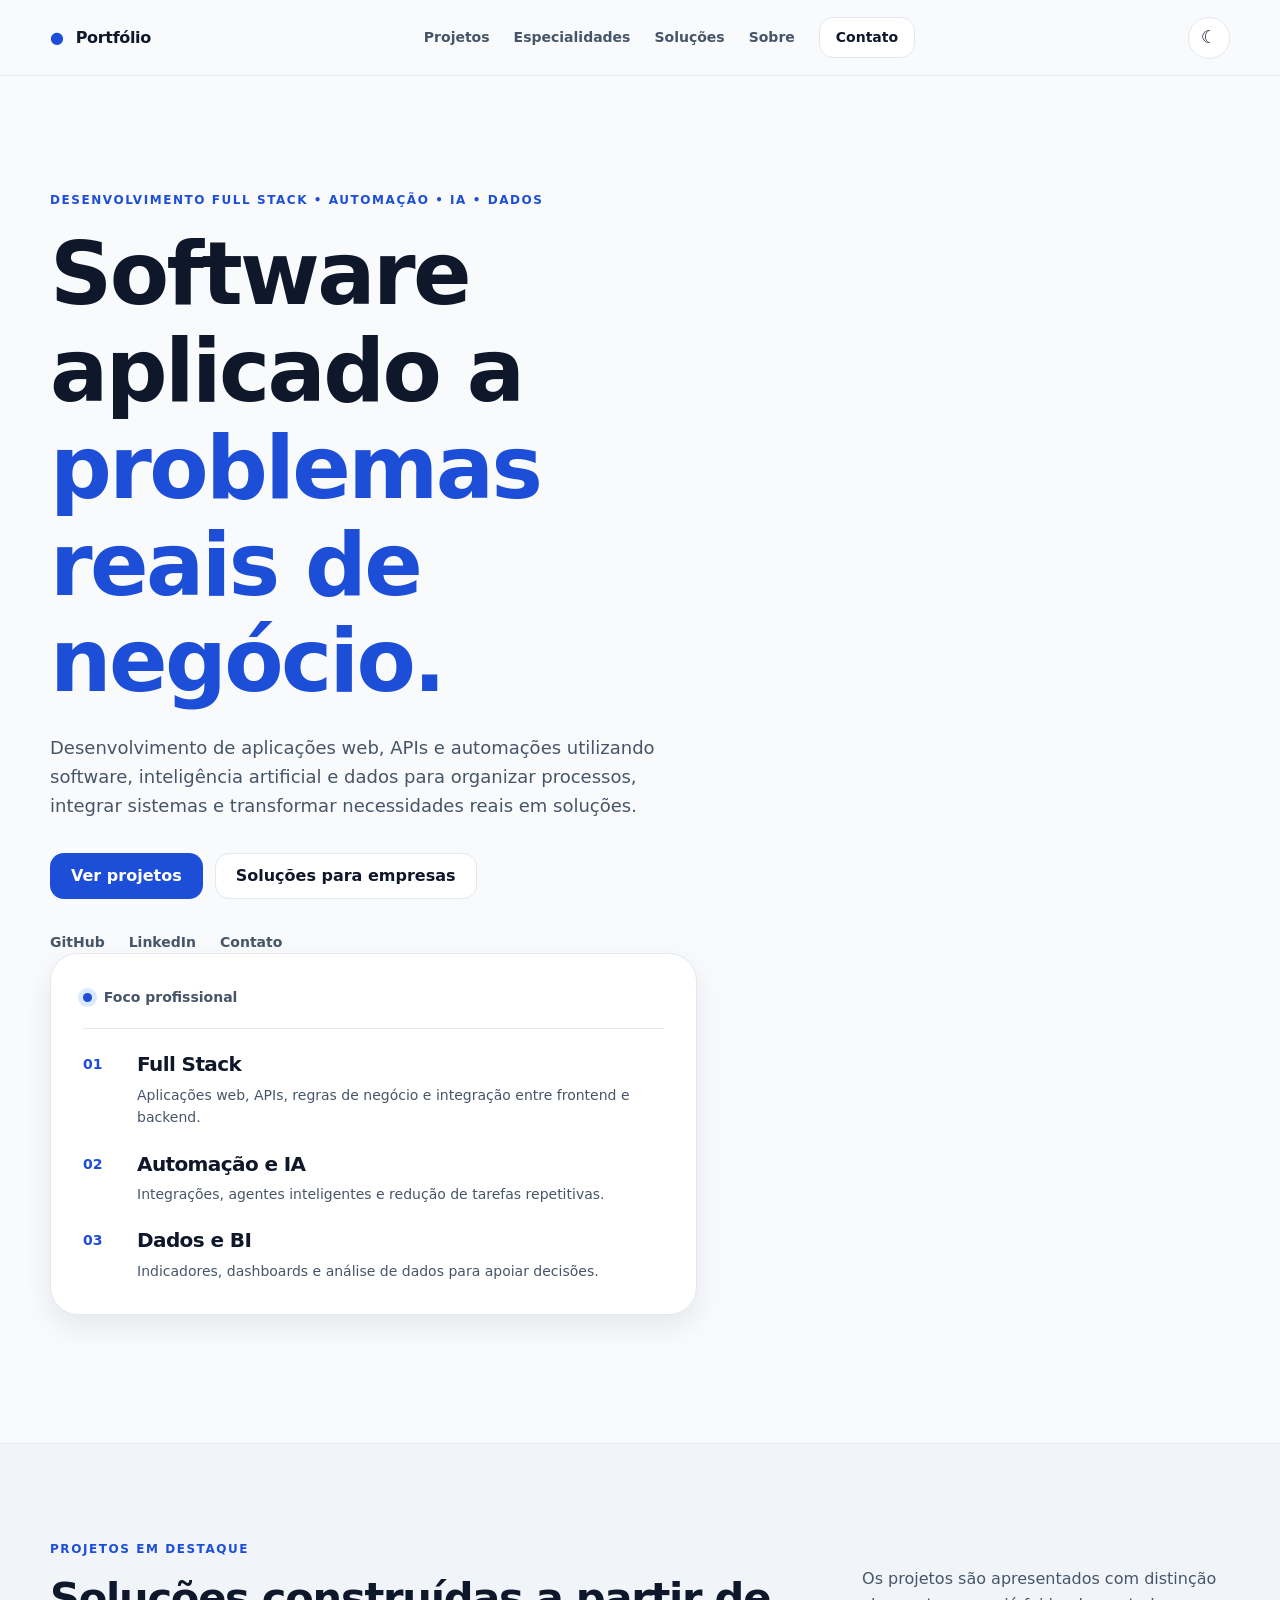
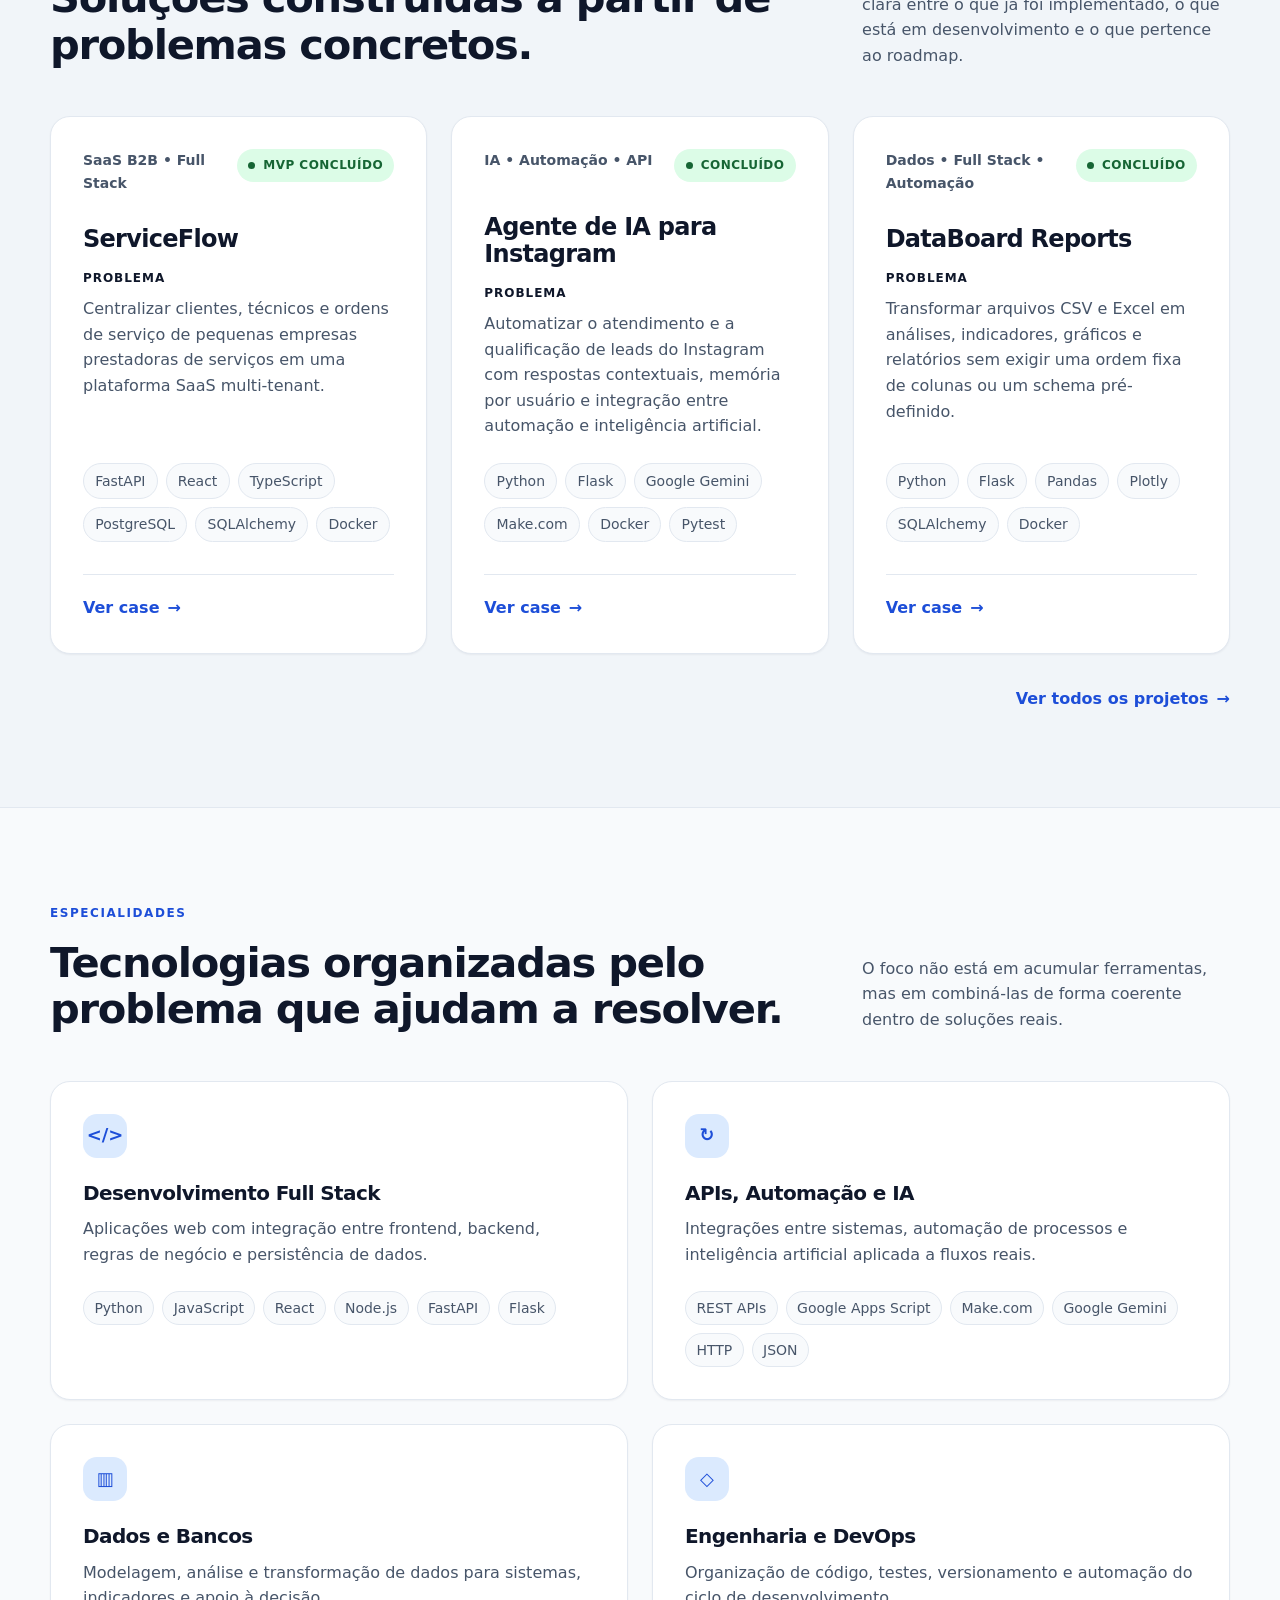
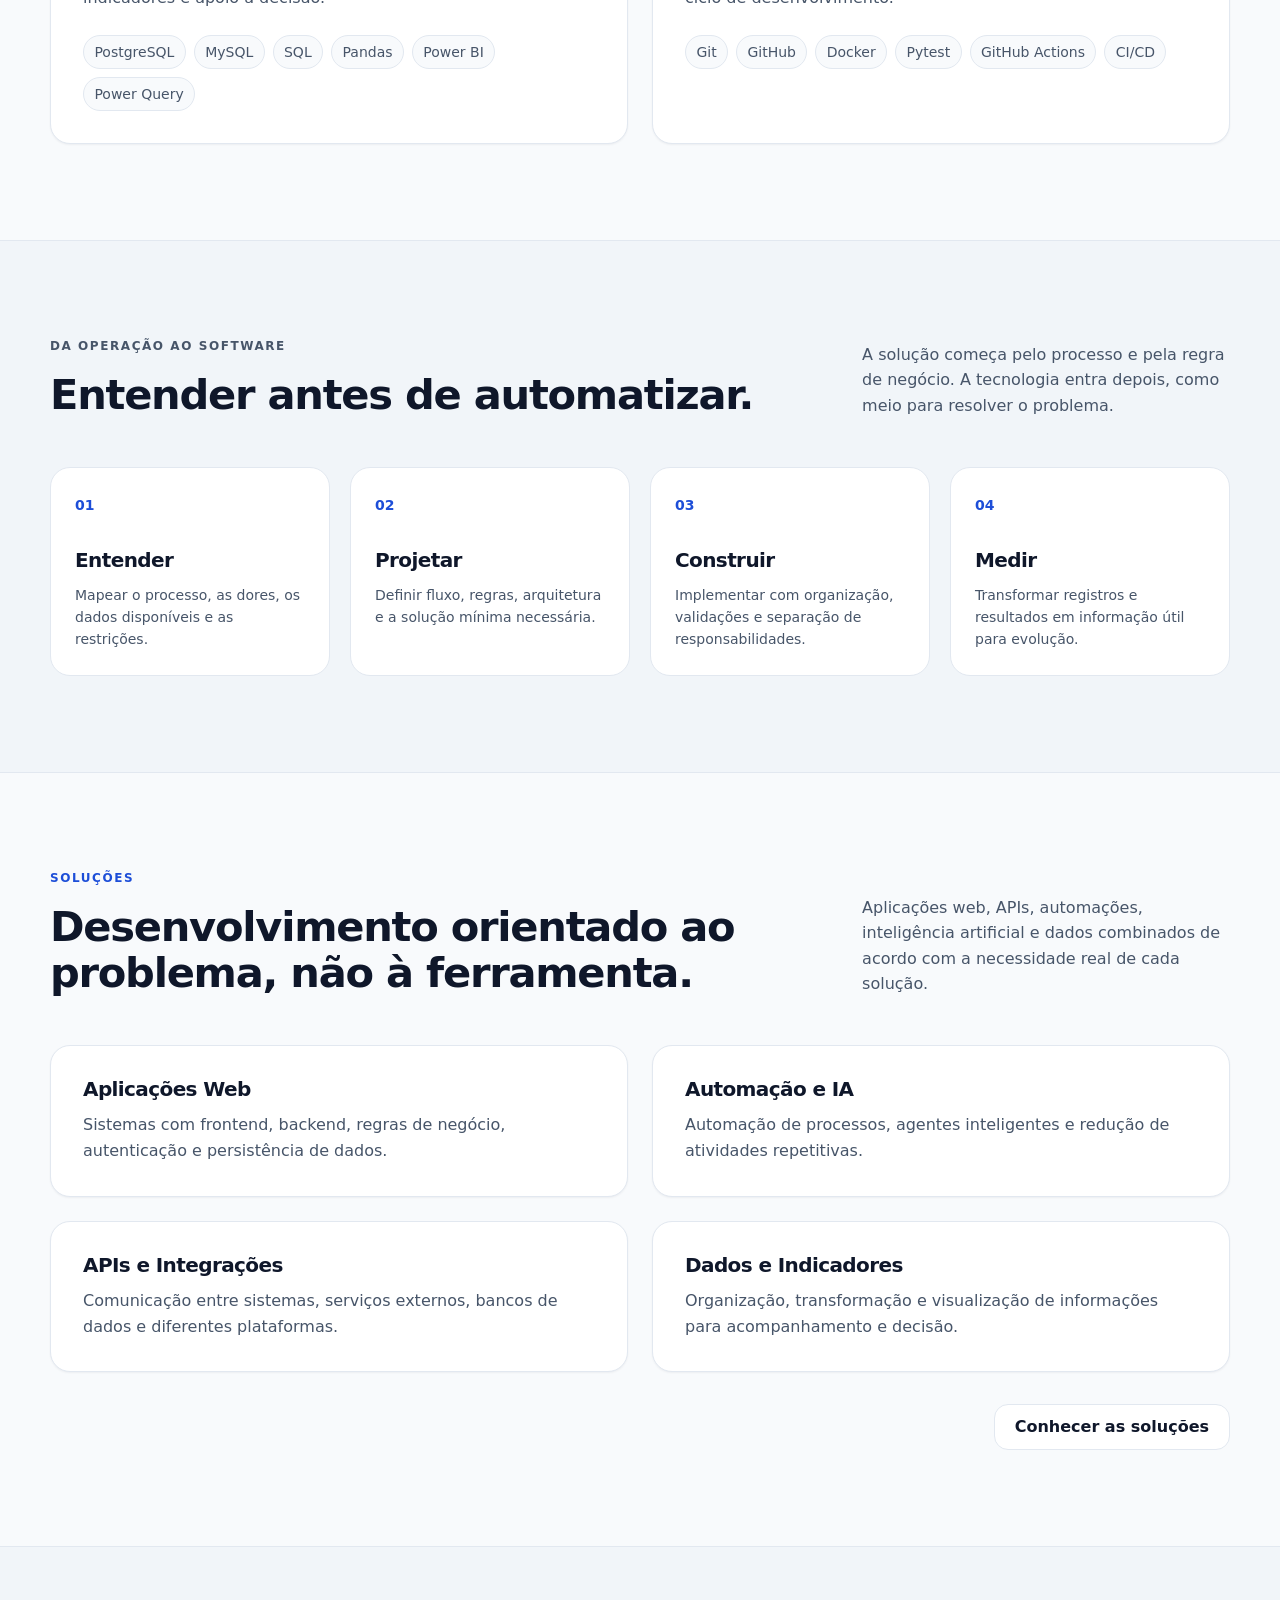
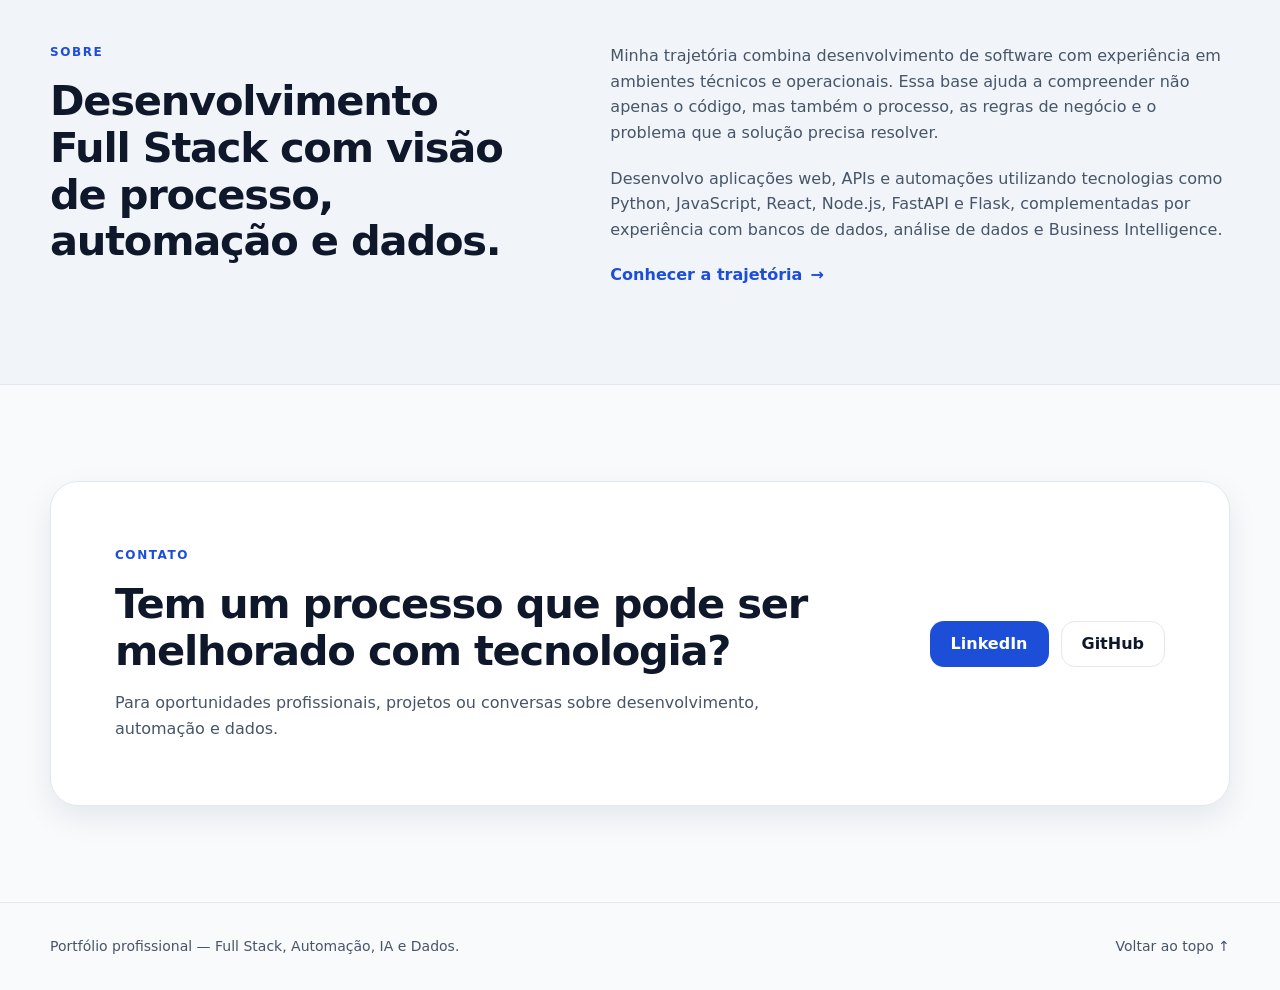
<file: index.html>
<!DOCTYPE html>
<html lang="pt-BR">

<head>

  <meta charset="UTF-8">

  <meta
    name="viewport"
    content="width=device-width, initial-scale=1.0"
  >

  <title>
    Portfólio | Desenvolvedor Full Stack, Automação e IA
  </title>

  <meta
    name="description"
    content="Portfólio de Desenvolvedor Full Stack com projetos em Python, JavaScript, React, APIs, automação, inteligência artificial e dados aplicados a problemas reais."
  >

  <meta
    name="theme-color"
    content="#0f172a"
  >


  <!-- SEO -->

  <link
    rel="canonical"
    href="https://ibermon-portfolio.vercel.app/"
  >

  <meta
    name="robots"
    content="index, follow"
  >


  <!-- OPEN GRAPH -->

  <meta
    property="og:type"
    content="website"
  >

  <meta
    property="og:locale"
    content="pt_BR"
  >

  <meta
    property="og:site_name"
    content="Portfólio Ibermon Junior"
  >

  <meta
    property="og:title"
    content="Ibermon Junior | Desenvolvedor Full Stack, Automação e IA"
  >

  <meta
    property="og:description"
    content="Portfólio profissional com projetos em desenvolvimento Full Stack, APIs, automação, inteligência artificial e dados aplicados a problemas reais."
  >

  <meta
    property="og:url"
    content="https://ibermon-portfolio.vercel.app/"
  >

  <meta
    property="og:image"
    content="https://ibermon-portfolio.vercel.app/assets/images/og/portfolio-og.png"
  >

  <meta
    property="og:image:alt"
    content="Portfólio de Ibermon Junior — Desenvolvedor Full Stack, Automação, IA e Dados"
  >


  <!-- X / TWITTER -->

  <meta
    name="twitter:card"
    content="summary_large_image"
  >

  <meta
    name="twitter:title"
    content="Ibermon Junior | Desenvolvedor Full Stack, Automação e IA"
  >

  <meta
    name="twitter:description"
    content="Projetos em Full Stack, APIs, automação, inteligência artificial e dados aplicados a problemas reais."
  >

  <meta
    name="twitter:image"
    content="https://ibermon-portfolio.vercel.app/assets/images/og/portfolio-og.png"
  >

  <meta
    name="twitter:image:alt"
    content="Portfólio de Ibermon Junior — Desenvolvedor Full Stack, Automação, IA e Dados"
  >


  <!-- TEMA -->

  <script>
    (() => {
      const savedTheme =
        localStorage.getItem("portfolio-theme");

      const prefersDark =
        window.matchMedia(
          "(prefers-color-scheme: dark)"
        ).matches;

      const theme =
        savedTheme ||
        (prefersDark ? "dark" : "light");

      document.documentElement.setAttribute(
        "data-theme",
        theme
      );
    })();
  </script>


  <!-- CSS -->

  <link rel="stylesheet" href="assets/css/variables.css">
  <link rel="stylesheet" href="assets/css/reset.css">
  <link rel="stylesheet" href="assets/css/base.css">
  <link rel="stylesheet" href="assets/css/components.css">
  <link rel="stylesheet" href="assets/css/layout.css">
  <link rel="stylesheet" href="assets/css/responsive.css">


  <!-- DADOS ESTRUTURADOS -->

  <script type="application/ld+json">
  {
    "@context": "https://schema.org",
    "@type": "Person",
    "name": "Ibermon Junior",
    "url": "https://ibermon-portfolio.vercel.app/",
    "sameAs": [
      "https://github.com/Ibjunior01",
      "https://linkedin.com/in/ibermonjunior"
    ],
    "jobTitle": "Desenvolvedor Full Stack",
    "knowsAbout": [
      "Python",
      "JavaScript",
      "React",
      "Node.js",
      "FastAPI",
      "Flask",
      "PostgreSQL",
      "MySQL",
      "APIs REST",
      "Automação",
      "Inteligência Artificial",
      "Análise de Dados"
    ]
  }
  </script>

</head>

<body id="topo">
  <a class="skip-link" href="#conteudo-principal">Ir para o conteúdo principal</a>

  <header
    class="site-header"
    id="site-header"
  ></header>

  <main id="conteudo-principal">
    <section class="hero section">
      <div class="container hero-grid">
        <div class="hero-content">
          <p class="eyebrow">
            Desenvolvimento Full Stack • Automação • IA • Dados
          </p>

          <h1>
            Software aplicado a
            <span>problemas reais de negócio.</span>
          </h1>

          <p class="hero-description">
            Desenvolvimento de aplicações web, APIs e automações utilizando
            software, inteligência artificial e dados para organizar processos,
            integrar sistemas e transformar necessidades reais em soluções.
          </p>

          <div class="hero-actions">
            <a 
              class="button button-primary" 
              href="projetos/index.html">Ver projetos
            </a>

            <a
              class="button button-secondary"
              href="solucoes/index.html"
            >
              Soluções para empresas
            </a>
          </div>

          <div class="hero-links" aria-label="Links profissionais">

            <a
              href="https://github.com/Ibjunior01"
              target="_blank"
              rel="noopener noreferrer"
            >
              GitHub
            </a>

            <a
              href="https://linkedin.com/in/ibermonjunior"
              target="_blank"
              rel="noopener noreferrer"
            >
              LinkedIn
            </a>

            <a href="#contato">
              Contato
            </a>

          </div>

        <aside class="hero-panel" aria-label="Resumo de atuação">
          <div class="hero-panel-header">
            <span class="status-dot" aria-hidden="true"></span>
            <span>Foco profissional</span>
          </div>

          <div class="focus-list">
            <article class="focus-item">

              <span class="focus-number">01</span>

              <div>
                <h2>Full Stack</h2>
                <p>
                  Aplicações web, APIs, regras de negócio
                  e integração entre frontend e backend.
                </p>
              </div>

            </article>


            <article class="focus-item">

              <span class="focus-number">02</span>

              <div>
                <h2>Automação e IA</h2>
                <p>
                  Integrações, agentes inteligentes
                  e redução de tarefas repetitivas.
                </p>
              </div>

            </article>


            <article class="focus-item">

              <span class="focus-number">03</span>

              <div>
                <h2>Dados e BI</h2>
                <p>
                  Indicadores, dashboards e análise
                  de dados para apoiar decisões.
                </p>
              </div>

            </article>
          </div>
        </aside>
      </div>
    </section>

    <section class="section section-muted" id="projetos">
      <div class="container">
        <div class="section-heading">
          <div>
            <p class="eyebrow">Projetos em destaque</p>
            <h2>Soluções construídas a partir de problemas concretos.</h2>
          </div>

          <p>
            Os projetos são apresentados com distinção clara entre o que já foi
            implementado, o que está em desenvolvimento e o que pertence ao roadmap.
          </p>
        </div>

        <div class="projects-grid" id="projects-grid" aria-live="polite"></div>

        <div class="section-actions">
          <a class="text-link" href="projetos/index.html">
            Ver todos os projetos
            <span aria-hidden="true">→</span>
          </a>
        </div>
      </div>
    </section>

    <section class="section" id="especialidades">
      <div class="container">
        <div class="section-heading">
          <div>
            <p class="eyebrow">Especialidades</p>
            <h2>Tecnologias organizadas pelo problema que ajudam a resolver.</h2>
          </div>

          <p>
            O foco não está em acumular ferramentas, mas em combiná-las de forma
            coerente dentro de soluções reais.
          </p>
        </div>

        <div class="expertise-grid">

          <article class="expertise-card">

            <span class="expertise-icon" aria-hidden="true">&lt;/&gt;</span>

            <h3>Desenvolvimento Full Stack</h3>

            <p>
              Aplicações web com integração entre frontend,
              backend, regras de negócio e persistência de dados.
            </p>

            <ul class="tag-list">
              <li>Python</li>
              <li>JavaScript</li>
              <li>React</li>
              <li>Node.js</li>
              <li>FastAPI</li>
              <li>Flask</li>
            </ul>

          </article>


          <article class="expertise-card">

            <span class="expertise-icon" aria-hidden="true">↻</span>

            <h3>APIs, Automação e IA</h3>

            <p>
              Integrações entre sistemas, automação de processos
              e inteligência artificial aplicada a fluxos reais.
            </p>

            <ul class="tag-list">
              <li>REST APIs</li>
              <li>Google Apps Script</li>
              <li>Make.com</li>
              <li>Google Gemini</li>
              <li>HTTP</li>
              <li>JSON</li>
            </ul>

          </article>


          <article class="expertise-card">

            <span class="expertise-icon" aria-hidden="true">▥</span>

            <h3>Dados e Bancos</h3>

            <p>
              Modelagem, análise e transformação de dados
              para sistemas, indicadores e apoio à decisão.
            </p>

            <ul class="tag-list">
              <li>PostgreSQL</li>
              <li>MySQL</li>
              <li>SQL</li>
              <li>Pandas</li>
              <li>Power BI</li>
              <li>Power Query</li>
            </ul>

          </article>


          <article class="expertise-card">

            <span class="expertise-icon" aria-hidden="true">◇</span>

            <h3>Engenharia e DevOps</h3>

            <p>
              Organização de código, testes, versionamento
              e automação do ciclo de desenvolvimento.
            </p>

            <ul class="tag-list">
              <li>Git</li>
              <li>GitHub</li>
              <li>Docker</li>
              <li>Pytest</li>
              <li>GitHub Actions</li>
              <li>CI/CD</li>
            </ul>

          </article>

        </div>

      </div>
    </section>

    <section class="section section-dark" id="processo">
      <div class="container">
        <div class="section-heading section-heading-light">
          <div>
            <p class="eyebrow">Da operação ao software</p>
            <h2>Entender antes de automatizar.</h2>
          </div>

          <p>
            A solução começa pelo processo e pela regra de negócio. A tecnologia
            entra depois, como meio para resolver o problema.
          </p>
        </div>

        <ol class="process-grid">
          <li>
            <span>01</span>
            <h3>Entender</h3>
            <p>Mapear o processo, as dores, os dados disponíveis e as restrições.</p>
          </li>
          <li>
            <span>02</span>
            <h3>Projetar</h3>
            <p>Definir fluxo, regras, arquitetura e a solução mínima necessária.</p>
          </li>
          <li>
            <span>03</span>
            <h3>Construir</h3>
            <p>Implementar com organização, validações e separação de responsabilidades.</p>
          </li>
          <li>
            <span>04</span>
            <h3>Medir</h3>
            <p>Transformar registros e resultados em informação útil para evolução.</p>
          </li>
        </ol>
      </div>
    </section>

    <section class="section" id="solucoes">

      <div class="container">

        <div class="section-heading">

          <div>

            <p class="eyebrow">
              Soluções
            </p>

            <h2>
              Desenvolvimento orientado ao problema,
              não à ferramenta.
            </h2>

          </div>

          <p>
            Aplicações web, APIs, automações, inteligência
            artificial e dados combinados de acordo com
            a necessidade real de cada solução.
          </p>

        </div>


        <div class="solutions-grid">

          <article class="solution-card">

            <h3>
              Aplicações Web
            </h3>

            <p>
              Sistemas com frontend, backend,
              regras de negócio, autenticação
              e persistência de dados.
            </p>

          </article>


          <article class="solution-card">

            <h3>
              Automação e IA
            </h3>

            <p>
              Automação de processos, agentes inteligentes
              e redução de atividades repetitivas.
            </p>

          </article>


          <article class="solution-card">

            <h3>
              APIs e Integrações
            </h3>

            <p>
              Comunicação entre sistemas, serviços externos,
              bancos de dados e diferentes plataformas.
            </p>

          </article>


          <article class="solution-card">

            <h3>
              Dados e Indicadores
            </h3>

            <p>
              Organização, transformação e visualização
              de informações para acompanhamento e decisão.
            </p>

          </article>

        </div>


        <div class="section-actions">

          <a
            class="button button-secondary"
            href="solucoes/index.html"
          >
            Conhecer as soluções
          </a>

        </div>

      </div>

    </section>

    <section class="section section-muted" id="sobre">

      <div class="container about-grid">

        <div>

          <p class="eyebrow">
            Sobre
          </p>

          <h2>
            Desenvolvimento Full Stack com visão de processo,
            automação e dados.
          </h2>

        </div>


        <div class="about-content">

          <p>
            Minha trajetória combina desenvolvimento de software
            com experiência em ambientes técnicos e operacionais.
            Essa base ajuda a compreender não apenas o código,
            mas também o processo, as regras de negócio e o problema
            que a solução precisa resolver.
          </p>

          <p>
            Desenvolvo aplicações web, APIs e automações utilizando
            tecnologias como Python, JavaScript, React, Node.js,
            FastAPI e Flask, complementadas por experiência com
            bancos de dados, análise de dados e Business Intelligence.
          </p>

          <a
            class="text-link"
            href="sobre/index.html"
          >
            Conhecer a trajetória
            <span aria-hidden="true">→</span>
          </a>

        </div>

      </div>

    </section>

    <section class="section contact-section" id="contato">
      <div class="container contact-card">
        <div>
          <p class="eyebrow">Contato</p>
          <h2>Tem um processo que pode ser melhorado com tecnologia?</h2>
          <p>
            Para oportunidades profissionais, projetos ou conversas sobre desenvolvimento,
            automação e dados.
          </p>
        </div>

        <div class="contact-actions">

          <a
            class="button button-primary"
            href="https://linkedin.com/in/ibermonjunior"
            target="_blank"
            rel="noopener noreferrer"
          >
            LinkedIn
          </a>

          <a
            class="button button-secondary"
            href="https://github.com/Ibjunior01"
            target="_blank"
            rel="noopener noreferrer"
          >
            GitHub
          </a>

        </div>
      </div>
    </section>
  </main>

  <footer class="site-footer">
    <div class="container footer-inner">
      <p>
        Portfólio profissional — Full Stack, Automação, IA e Dados.
      </p>
      <a href="#topo">Voltar ao topo ↑</a>
    </div>
  </footer>

  <script src="assets/js/header.js"></script>
  <script src="assets/js/project-data.js"></script>
  <script src="assets/js/projects.js"></script>
  <script src="assets/js/navigation.js"></script>
  <script src="assets/js/main.js"></script>
</body>
</html>
</file>
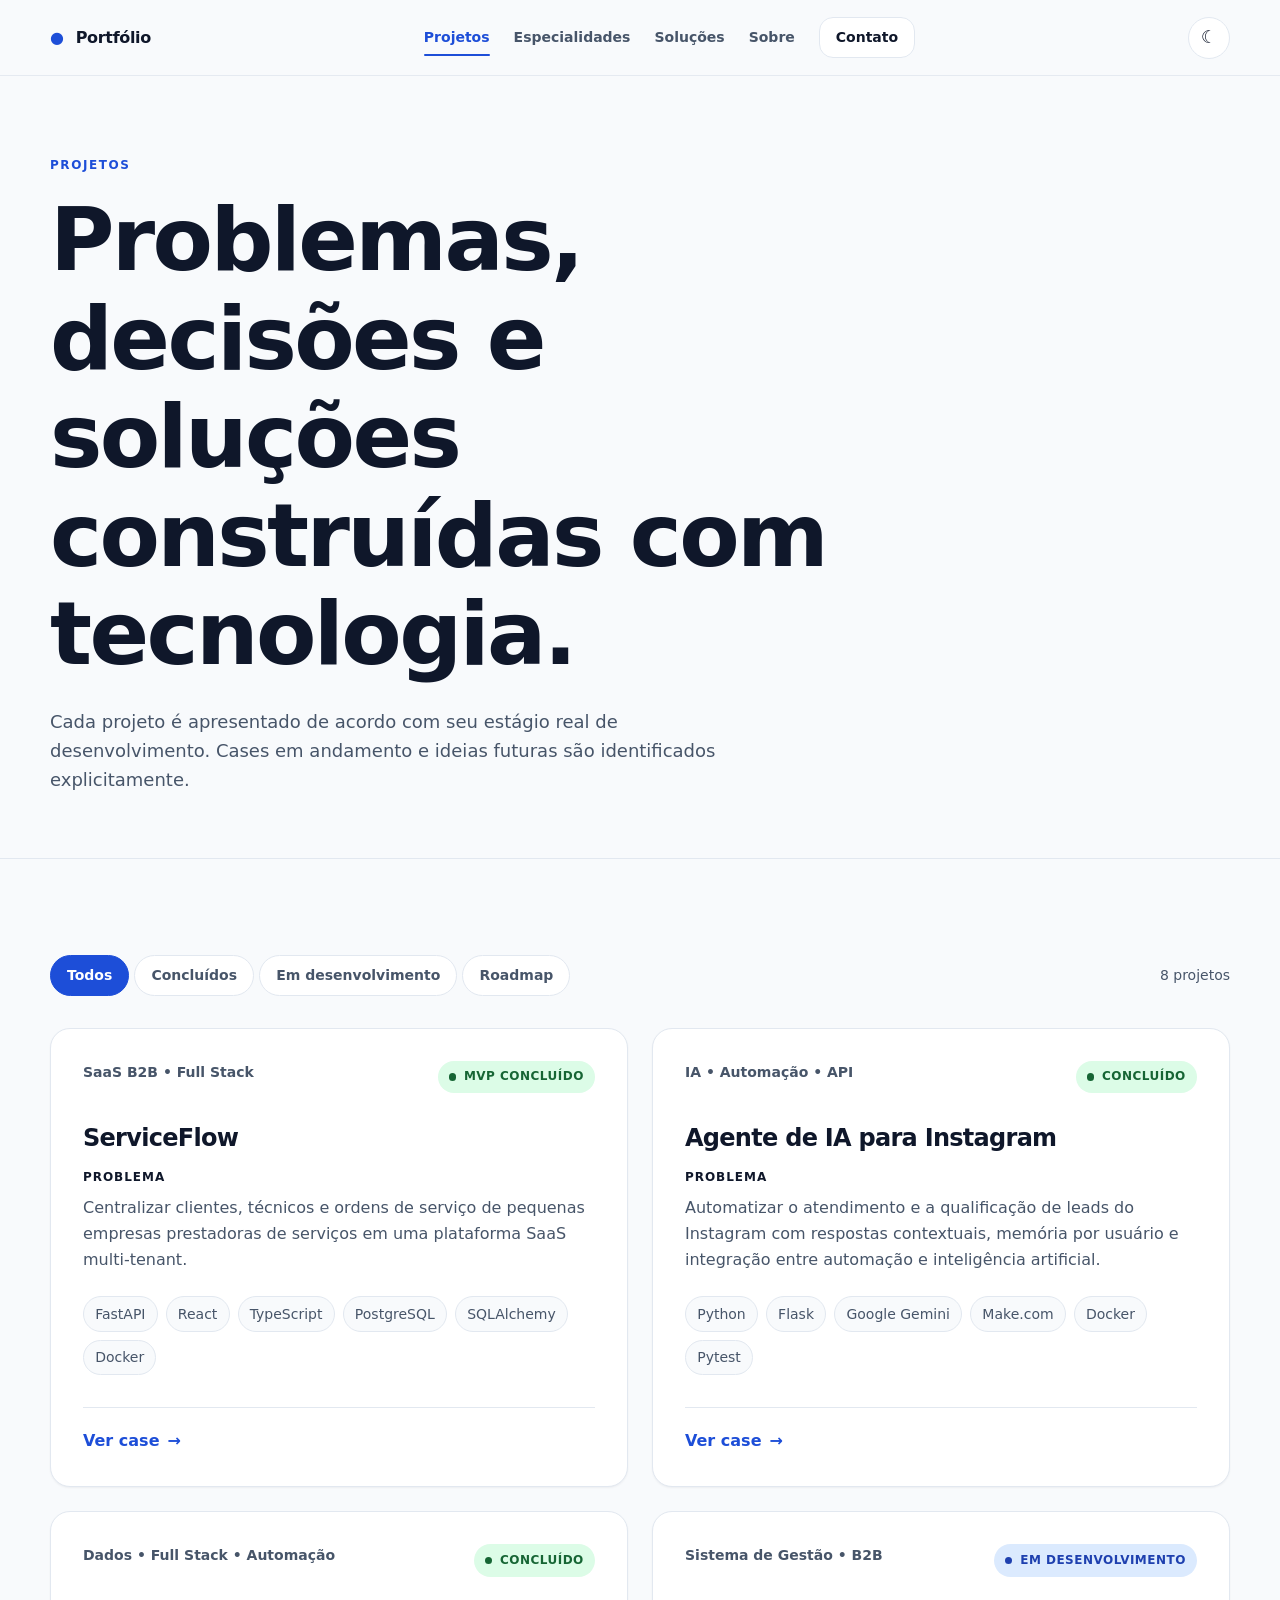
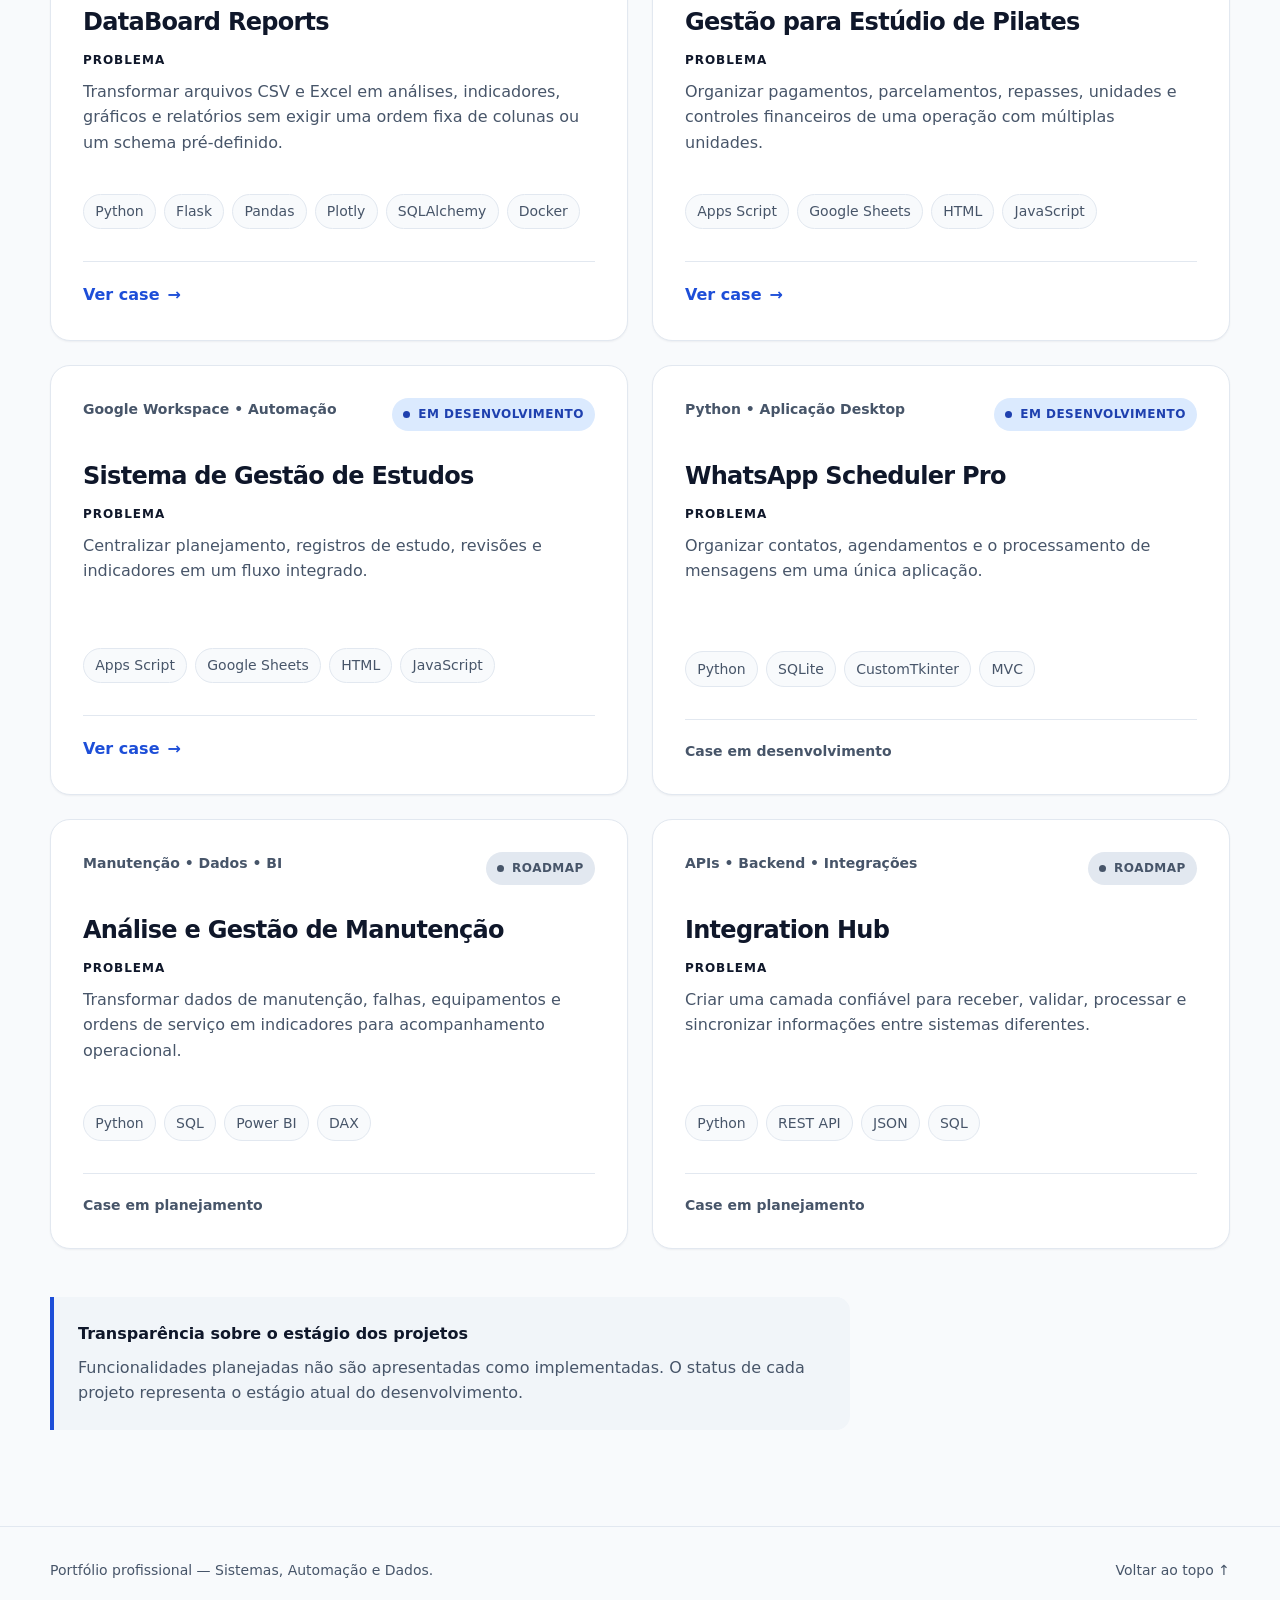
<file: projetos/index.html>
<!DOCTYPE html>

<html lang="pt-BR">

<head>

  <meta charset="UTF-8">

  <meta
    name="viewport"
    content="width=device-width, initial-scale=1.0"
  >


  <title>
    Projetos | Full Stack, Automação, IA e Dados
  </title>


  <meta
    name="description"
    content="Projetos de Ibermon Junior em desenvolvimento Full Stack, APIs, automação, inteligência artificial e dados, com cases, arquitetura e decisões técnicas."
  >

  <!-- SEO -->

  <link
    rel="canonical"
    href="https://ibermon-portfolio.vercel.app/projetos/"
  >

  <meta
    name="robots"
    content="index, follow"
  >


  <!-- OPEN GRAPH -->

  <meta
    property="og:type"
    content="website"
  >

  <meta
    property="og:locale"
    content="pt_BR"
  >

  <meta
    property="og:site_name"
    content="Portfólio Ibermon Junior"
  >

  <meta
    property="og:title"
    content="Projetos | Ibermon Junior"
  >

  <meta
    property="og:description"
    content="Cases de desenvolvimento Full Stack, APIs, automação, inteligência artificial e dados aplicados a problemas reais."
  >

  <meta
    property="og:url"
    content="https://ibermon-portfolio.vercel.app/projetos/"
  >

  <meta
    property="og:image"
    content="https://ibermon-portfolio.vercel.app/assets/images/og/portfolio-og.png"
  >

  <meta
    property="og:image:alt"
    content="Portfólio de Ibermon Junior — Desenvolvedor Full Stack, Automação, IA e Dados"
  >


  <!-- X / TWITTER -->

  <meta
    name="twitter:card"
    content="summary_large_image"
  >

  <meta
    name="twitter:title"
    content="Projetos | Ibermon Junior"
  >

  <meta
    name="twitter:description"
    content="Cases de desenvolvimento Full Stack, APIs, automação, inteligência artificial e dados."
  >

  <meta
    name="theme-color"
    content="#f8fafc"
  >

  <meta
    name="twitter:image"
    content="https://ibermon-portfolio.vercel.app/assets/images/og/portfolio-og.png"
  >

  <meta
    name="twitter:image:alt"
    content="Portfólio de Ibermon Junior — Desenvolvedor Full Stack, Automação, IA e Dados"
  >


  <script>

    (() => {

      const savedTheme =
        localStorage.getItem(
          "portfolio-theme"
        );

      const prefersDark =
        window.matchMedia(
          "(prefers-color-scheme: dark)"
        ).matches;

      const theme =
        savedTheme ||
        (
          prefersDark
            ? "dark"
            : "light"
        );

      document.documentElement
        .setAttribute(
          "data-theme",
          theme
        );

    })();

  </script>


  <link
    rel="stylesheet"
    href="../assets/css/variables.css"
  >

  <link
    rel="stylesheet"
    href="../assets/css/reset.css"
  >

  <link
    rel="stylesheet"
    href="../assets/css/base.css"
  >

  <link
    rel="stylesheet"
    href="../assets/css/components.css"
  >

  <link
    rel="stylesheet"
    href="../assets/css/layout.css"
  >

  <link
    rel="stylesheet"
    href="../assets/css/projects-page.css"
  >

  <link
    rel="stylesheet"
    href="../assets/css/responsive.css"
  >

  <!-- DADOS ESTRUTURADOS -->

  <script type="application/ld+json">
  {
    "@context": "https://schema.org",
    "@type": "CollectionPage",
    "name": "Projetos | Ibermon Junior",
    "description": "Projetos de desenvolvimento Full Stack, APIs, automação, inteligência artificial e dados.",
    "url": "https://ibermon-portfolio.vercel.app/projetos/",
    "isPartOf": {
      "@type": "WebSite",
      "name": "Portfólio Ibermon Junior",
      "url": "https://ibermon-portfolio.vercel.app/"
    },
    "author": {
      "@type": "Person",
      "name": "Ibermon Junior",
      "url": "https://ibermon-portfolio.vercel.app/"
    }
  }
  </script>

</head>


<body id="topo">


<a
  class="skip-link"
  href="#conteudo-principal"
>
  Ir para o conteúdo principal
</a>



<header
  class="site-header"
  id="site-header"
></header>



<main id="conteudo-principal">


  <section class="projects-page-hero">

    <div class="container">

      <p class="eyebrow">
        Projetos
      </p>

      <h1>
        Problemas, decisões e
        soluções construídas
        com tecnologia.
      </h1>

      <p
        class="projects-page-description"
      >
        Cada projeto é apresentado de
        acordo com seu estágio real de
        desenvolvimento. Cases em andamento
        e ideias futuras são identificados
        explicitamente.
      </p>

    </div>

  </section>



  <section class="section">

    <div class="container">


      <div class="projects-toolbar">


        <div class="projects-filters">
          <button
              class="project-filter is-active"
              type="button"
              data-project-filter="todos"
          >
              Todos
          </button>

          <button
              class="project-filter"
              type="button"
              data-project-filter="concluido"
          >
              Concluídos
          </button>

          <button
              class="project-filter"
              type="button"
              data-project-filter="desenvolvimento"
          >
              Em desenvolvimento
          </button>

          <button
              class="project-filter"
              type="button"
              data-project-filter="roadmap"
          >
              Roadmap
          </button>
      </div>


        <span
          class="project-counter"
          id="project-counter"
        >
        </span>


      </div>



      <div
        class="projects-catalog"
        id="projects-catalog"
        aria-live="polite"
      >
      </div>



      <div class="projects-note">

        <strong>
          Transparência sobre o estágio
          dos projetos
        </strong>

        <p>
          Funcionalidades planejadas não são
          apresentadas como implementadas.
          O status de cada projeto representa
          o estágio atual do desenvolvimento.
        </p>

      </div>


    </div>

  </section>


</main>



<footer class="site-footer">

  <div class="container footer-inner">

    <p>
      Portfólio profissional —
      Sistemas, Automação e Dados.
    </p>

    <a href="#topo">
      Voltar ao topo ↑
    </a>

  </div>

</footer>


<script src="../assets/js/header.js"></script>
<script src="../assets/js/project-data.js"></script>
<script src="../assets/js/projects-page.js"></script>
<script src="../assets/js/navigation.js"></script>
<script src="../assets/js/main.js"></script>


</body>

</html>
</file>
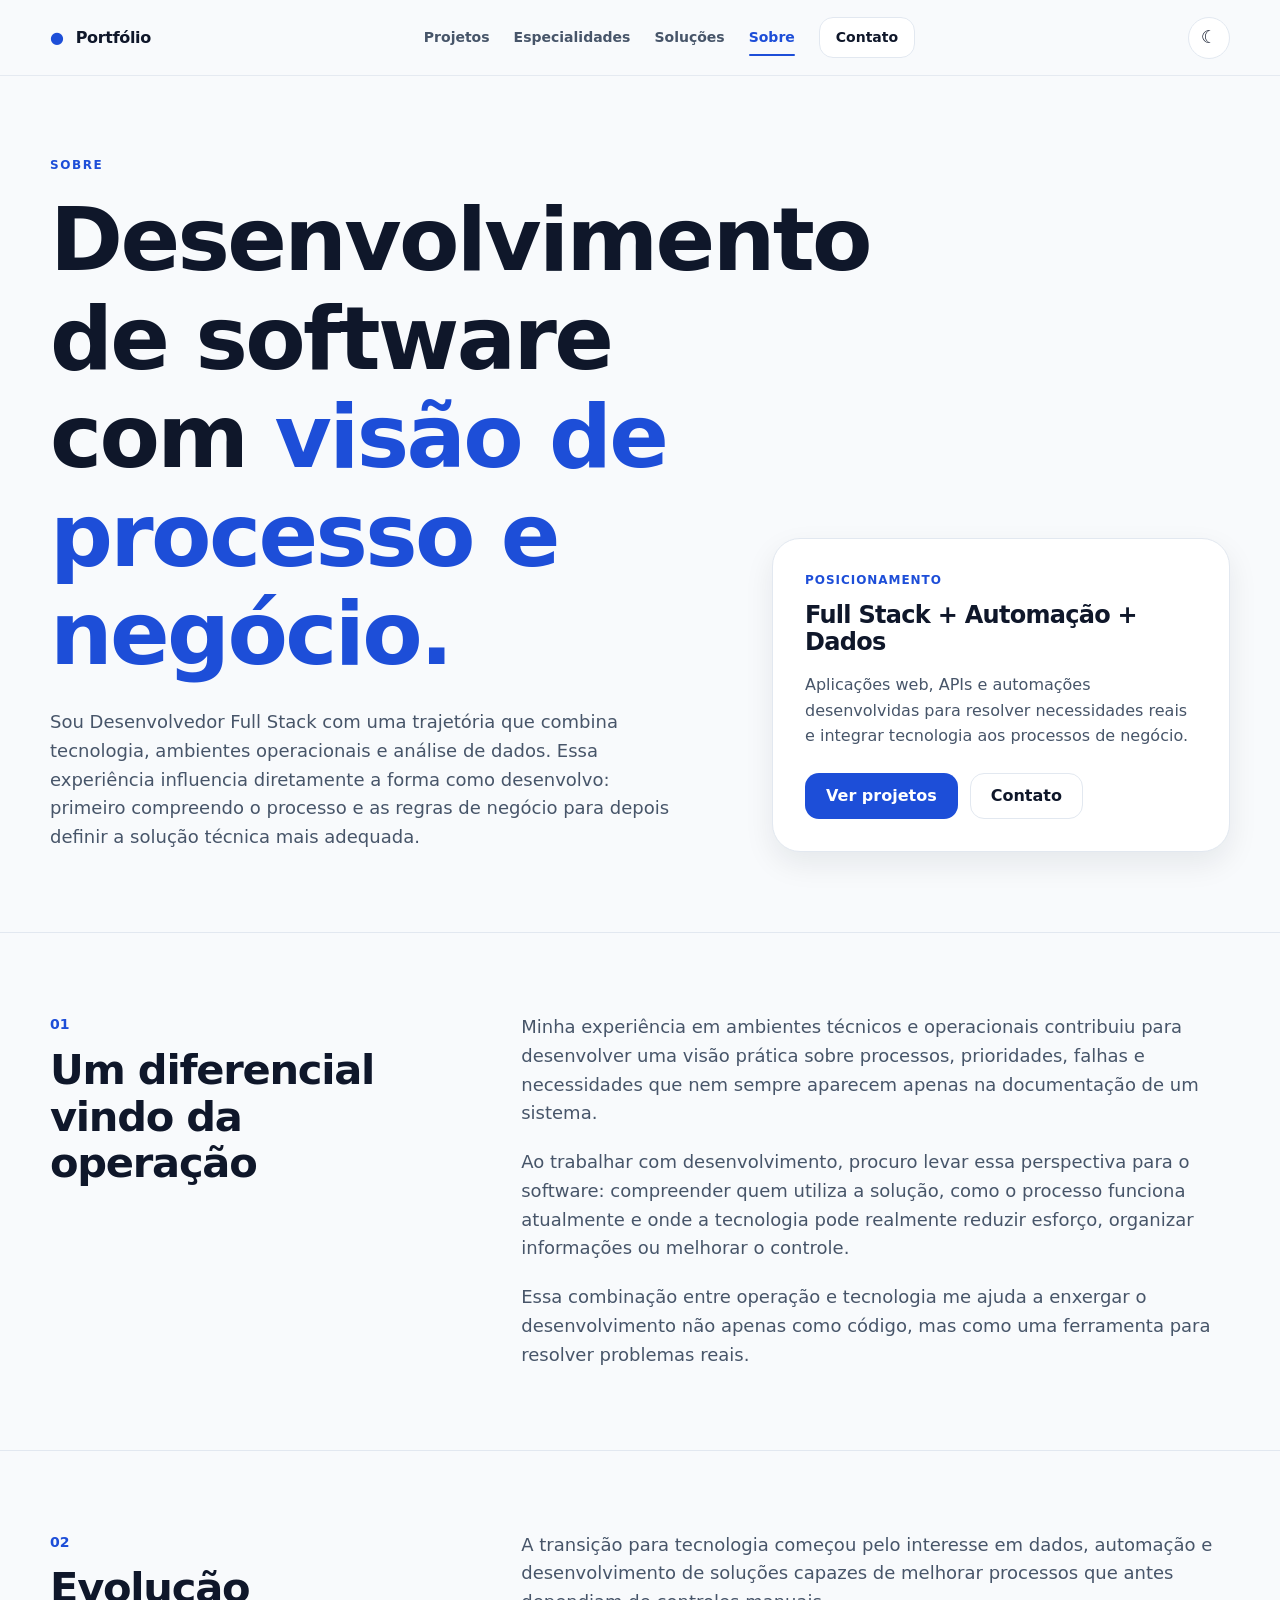
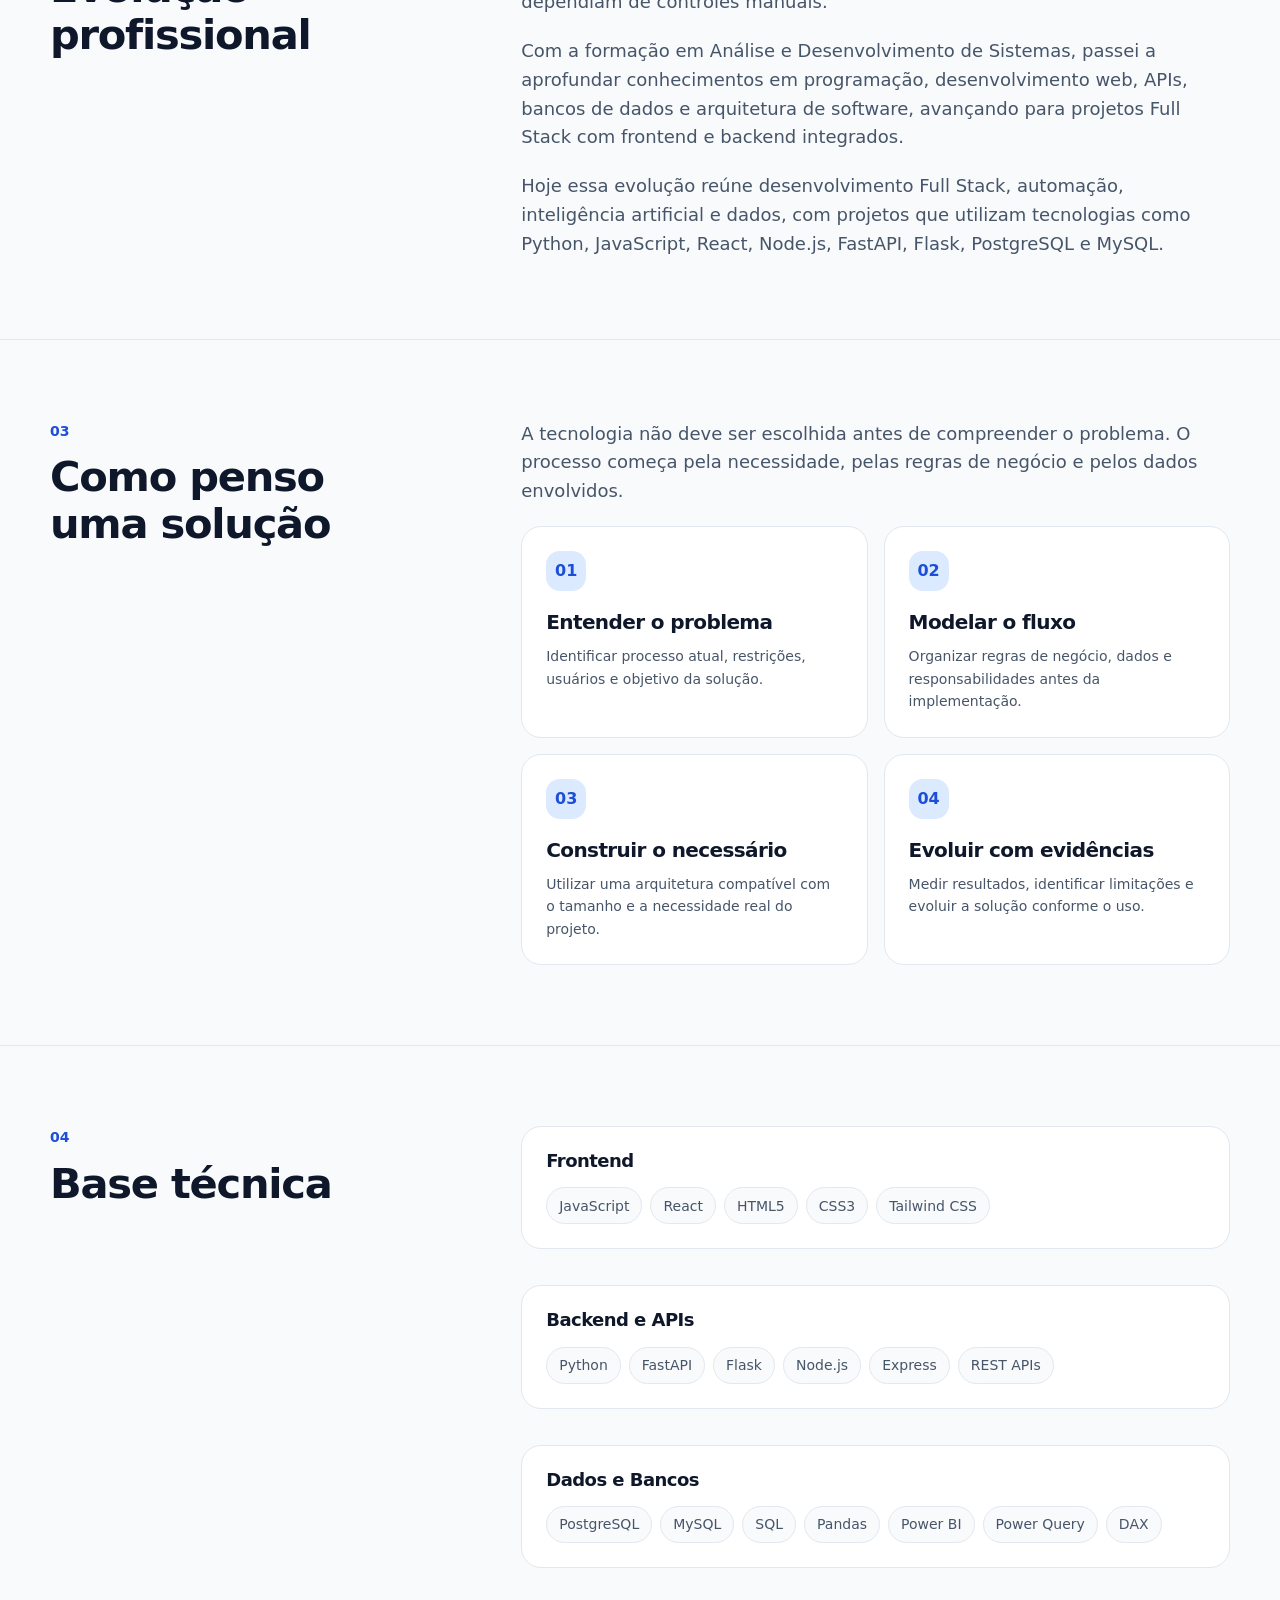
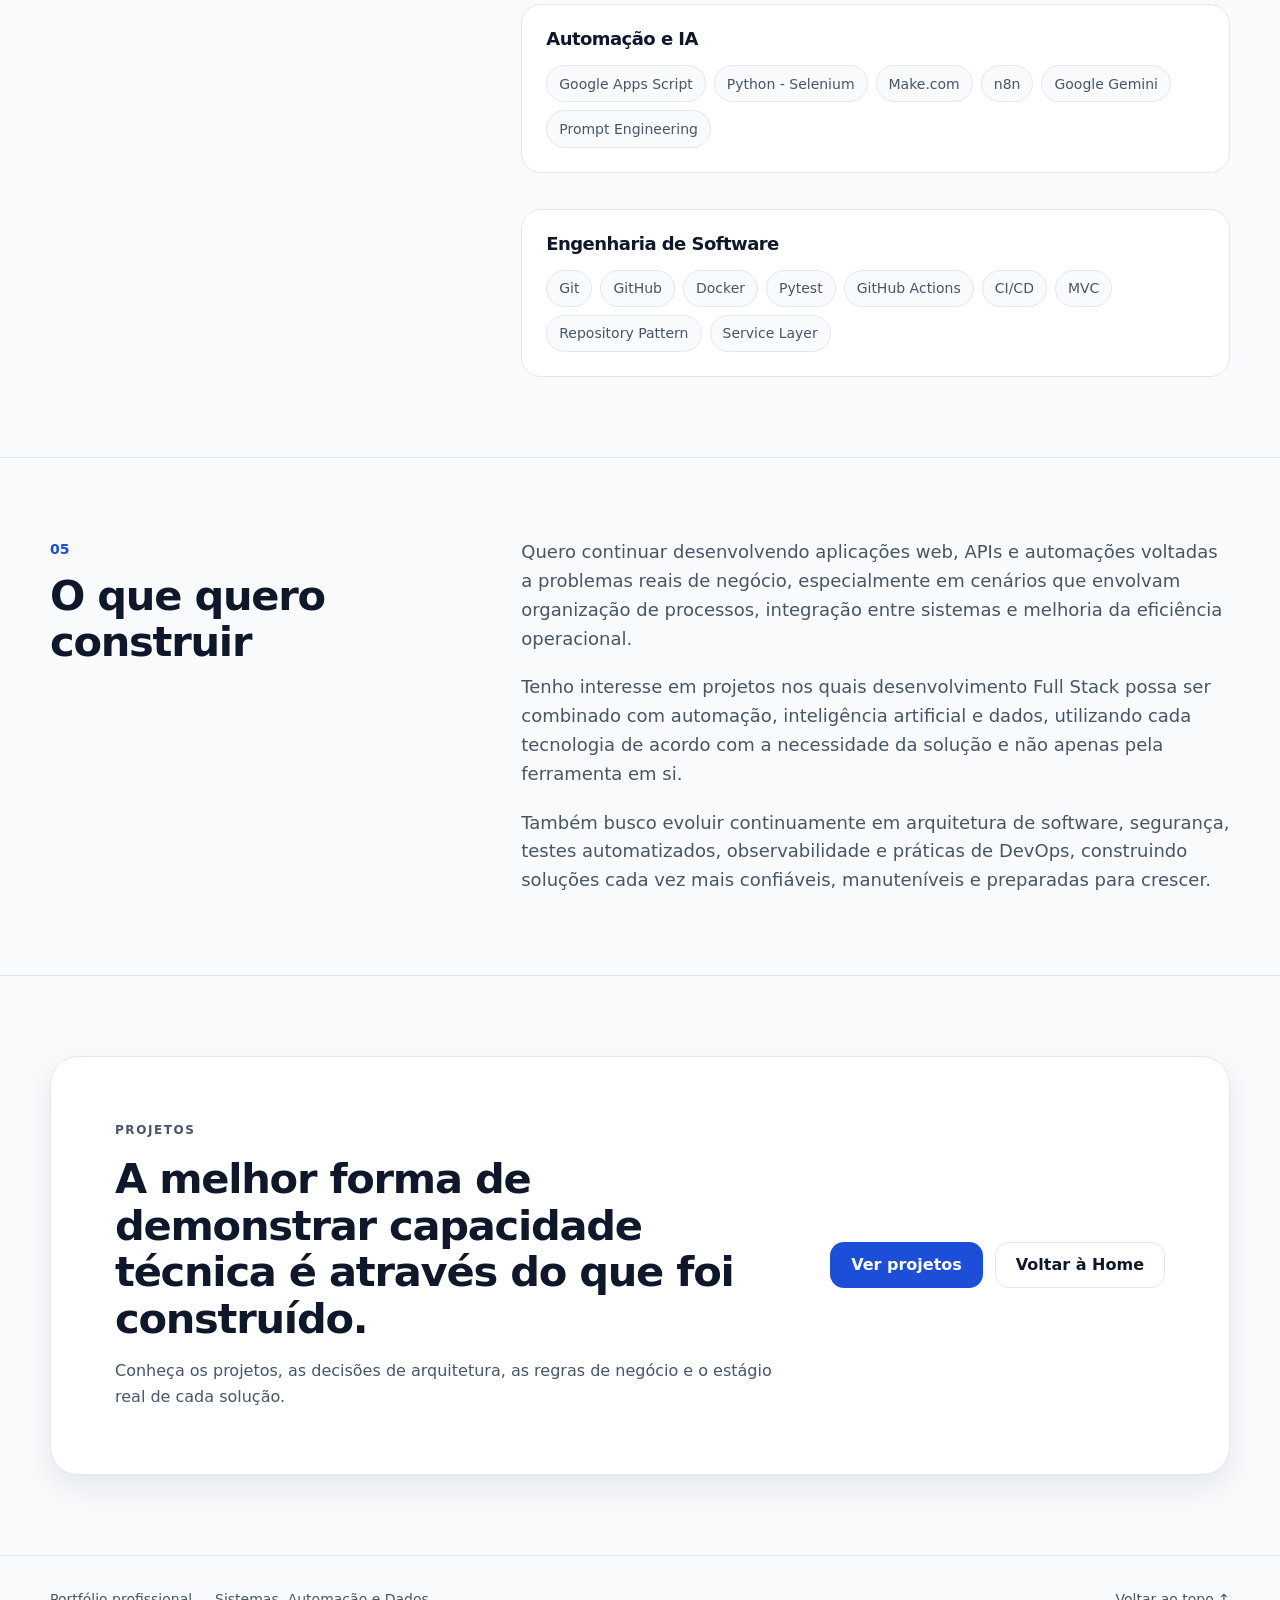
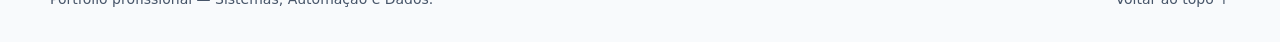
<file: sobre/index.html>
<!DOCTYPE html>

<html lang="pt-BR">

<head>

  <meta charset="UTF-8">

  <meta
    name="viewport"
    content="width=device-width, initial-scale=1.0"
  >

  <title>
    Sobre | Ibermon Junior — Desenvolvedor Full Stack
  </title>

  <meta
    name="description"
    content="Conheça a trajetória profissional de Ibermon Junior, Desenvolvedor Full Stack com experiência em aplicações web, APIs, automação, inteligência artificial e dados."
  >


  <!-- SEO -->

  <link
    rel="canonical"
    href="https://ibermon-portfolio.vercel.app/sobre/"
  >

  <meta
    name="robots"
    content="index, follow"
  >


  <!-- OPEN GRAPH -->

  <meta
    property="og:type"
    content="profile"
  >

  <meta
    property="og:locale"
    content="pt_BR"
  >

  <meta
    property="og:site_name"
    content="Portfólio Ibermon Junior"
  >

  <meta
    property="og:title"
    content="Sobre | Ibermon Junior — Desenvolvedor Full Stack"
  >

  <meta
    property="og:description"
    content="Trajetória profissional combinando desenvolvimento Full Stack, visão de processos, automação, inteligência artificial e dados."
  >

  <meta
    property="og:url"
    content="https://ibermon-portfolio.vercel.app/sobre/"
  >

  <meta
    property="og:image"
    content="https://ibermon-portfolio.vercel.app/assets/images/og/portfolio-og.png"
  >

  <meta
    property="og:image:alt"
    content="Portfólio de Ibermon Junior — Desenvolvedor Full Stack, Automação, IA e Dados"
  >


  <!-- X / TWITTER -->

  <meta
    name="twitter:card"
    content="summary_large_image"
  >

  <meta
    name="twitter:title"
    content="Sobre | Ibermon Junior"
  >

  <meta
    name="twitter:description"
    content="Desenvolvimento Full Stack com visão de processos, automação, inteligência artificial e dados."
  >

  <meta
    name="twitter:image"
    content="https://ibermon-portfolio.vercel.app/assets/images/og/portfolio-og.png"
  >

  <meta
    name="twitter:image:alt"
    content="Portfólio de Ibermon Junior — Desenvolvedor Full Stack, Automação, IA e Dados"
  >


  <meta
    name="theme-color"
    content="#f8fafc"
  >


  <!-- TEMA -->

  <script>

    (() => {

      const savedTheme =
        localStorage.getItem(
          "portfolio-theme"
        );

      const prefersDark =
        window.matchMedia(
          "(prefers-color-scheme: dark)"
        ).matches;

      const theme =
        savedTheme ||
        (
          prefersDark
            ? "dark"
            : "light"
        );

      document.documentElement
        .setAttribute(
          "data-theme",
          theme
        );

    })();

  </script>


  <!-- CSS -->

  <link
    rel="stylesheet"
    href="../assets/css/variables.css"
  >

  <link
    rel="stylesheet"
    href="../assets/css/reset.css"
  >

  <link
    rel="stylesheet"
    href="../assets/css/base.css"
  >

  <link
    rel="stylesheet"
    href="../assets/css/components.css"
  >

  <link
    rel="stylesheet"
    href="../assets/css/layout.css"
  >

  <link
    rel="stylesheet"
    href="../assets/css/about-page.css"
  >

  <link
    rel="stylesheet"
    href="../assets/css/responsive.css"
  >


  <!-- DADOS ESTRUTURADOS -->

  <script type="application/ld+json">
  {
    "@context": "https://schema.org",
    "@type": "ProfilePage",
    "name": "Sobre | Ibermon Junior",
    "url": "https://ibermon-portfolio.vercel.app/sobre/",
    "mainEntity": {
      "@type": "Person",
      "name": "Ibermon Junior",
      "jobTitle": "Desenvolvedor Full Stack",
      "url": "https://ibermon-portfolio.vercel.app/",
      "sameAs": [
        "https://github.com/Ibjunior01",
        "https://linkedin.com/in/ibermonjunior"
      ]
    }
  }
  </script>

</head>


<body id="topo">


  <a
    class="skip-link"
    href="#conteudo-principal"
  >
    Ir para o conteúdo principal
  </a>



  <!-- HEADER -->

  <header
    class="site-header"
    id="site-header"
  ></header>



  <main id="conteudo-principal">


    <!-- HERO -->

    <section class="about-page-hero">

      <div class="container about-page-grid">

        <div>

          <p class="eyebrow">
            Sobre
          </p>

          <h1 class="about-page-title">
            Desenvolvimento de software com
            <span>
              visão de processo e negócio.
            </span>
          </h1>

          <p class="about-page-intro">
            Sou Desenvolvedor Full Stack com uma trajetória que combina
            tecnologia, ambientes operacionais e análise de dados.
            Essa experiência influencia diretamente a forma como desenvolvo:
            primeiro compreendo o processo e as regras de negócio para depois
            definir a solução técnica mais adequada.
          </p>

        </div>


        <aside class="about-profile-card">

          <span class="about-profile-label">
            Posicionamento
          </span>

          <h2>
            Full Stack
            + Automação
            + Dados
          </h2>

          <p>
            Aplicações web, APIs e automações desenvolvidas
            para resolver necessidades reais e integrar
            tecnologia aos processos de negócio.
          </p>


          <div class="profile-links">

            <a
              class="button button-primary"
              href="../projetos/index.html"
            >
              Ver projetos
            </a>

            <a
              class="button button-secondary"
              href="../index.html#contato"
            >
              Contato
            </a>

          </div>

        </aside>

      </div>

    </section>


    <!-- 01 -->

    <section class="about-section">

      <div class="container about-section-grid">

        <div>

          <p class="about-section-number">
            01
          </p>

          <h2 class="about-section-title">
            Um diferencial vindo da operação
          </h2>

        </div>


        <div class="about-section-content">

          <p>
            Minha experiência em ambientes técnicos e operacionais
            contribuiu para desenvolver uma visão prática sobre
            processos, prioridades, falhas e necessidades que nem
            sempre aparecem apenas na documentação de um sistema.
          </p>

          <p>
            Ao trabalhar com desenvolvimento, procuro levar essa
            perspectiva para o software: compreender quem utiliza
            a solução, como o processo funciona atualmente e onde
            a tecnologia pode realmente reduzir esforço, organizar
            informações ou melhorar o controle.
          </p>

          <p>
            Essa combinação entre operação e tecnologia me ajuda
            a enxergar o desenvolvimento não apenas como código,
            mas como uma ferramenta para resolver problemas reais.
          </p>

        </div>

      </div>

    </section>


    <!-- 02 -->

    <section class="about-section">

      <div class="container about-section-grid">

        <div>

          <p class="about-section-number">
            02
          </p>

          <h2 class="about-section-title">
            Evolução profissional
          </h2>

        </div>


        <div class="about-section-content">

          <p>
            A transição para tecnologia começou pelo interesse
            em dados, automação e desenvolvimento de soluções
            capazes de melhorar processos que antes dependiam
            de controles manuais.
          </p>

          <p>
            Com a formação em Análise e Desenvolvimento de Sistemas,
            passei a aprofundar conhecimentos em programação,
            desenvolvimento web, APIs, bancos de dados e arquitetura
            de software, avançando para projetos Full Stack com
            frontend e backend integrados.
          </p>

          <p>
            Hoje essa evolução reúne desenvolvimento Full Stack,
            automação, inteligência artificial e dados, com projetos
            que utilizam tecnologias como Python, JavaScript, React,
            Node.js, FastAPI, Flask, PostgreSQL e MySQL.
          </p>

        </div>

      </div>

    </section>


    <!-- 03 -->

    <section class="about-section">

      <div class="container about-section-grid">


        <div>

          <p class="about-section-number">
            03
          </p>

          <h2 class="about-section-title">
            Como penso uma solução
          </h2>

        </div>

        <div class="about-section-content">

          <p>

            A tecnologia não deve ser escolhida
            antes de compreender o problema.

            O processo começa pela necessidade,
            pelas regras de negócio e pelos dados
            envolvidos.

          </p>

          <div class="principles-grid">

            <article class="principle-card">

              <span>
                01
              </span>

              <h3>
                Entender o problema
              </h3>

              <p>
                Identificar processo atual,
                restrições, usuários e objetivo
                da solução.
              </p>

            </article>


            <article class="principle-card">

              <span>
                02
              </span>

              <h3>
                Modelar o fluxo
              </h3>

              <p>
                Organizar regras de negócio,
                dados e responsabilidades
                antes da implementação.
              </p>

            </article>


            <article class="principle-card">

              <span>
                03
              </span>

              <h3>
                Construir o necessário
              </h3>

              <p>
                Utilizar uma arquitetura compatível
                com o tamanho e a necessidade real
                do projeto.
              </p>

            </article>

            <article class="principle-card">

              <span>
                04
              </span>

              <h3>
                Evoluir com evidências
              </h3>

              <p>
                Medir resultados, identificar
                limitações e evoluir a solução
                conforme o uso.
              </p>

            </article>


          </div>


        </div>

      </div>

    </section>


    <!-- 04 -->

    <section class="about-section">

      <div class="container about-section-grid">

        <div>

          <p class="about-section-number">
            04
          </p>

          <h2 class="about-section-title">
            Base técnica
          </h2>

        </div>


        <div class="about-section-content">

          <div class="competency-group">

            <h3>
              Frontend
            </h3>

            <ul class="competency-tags">
              <li>JavaScript</li>
              <li>React</li>
              <li>HTML5</li>
              <li>CSS3</li>
              <li>Tailwind CSS</li>
            </ul>

          </div>


          <div class="competency-group">

            <h3>
              Backend e APIs
            </h3>

            <ul class="competency-tags">
              <li>Python</li>
              <li>FastAPI</li>
              <li>Flask</li>
              <li>Node.js</li>
              <li>Express</li>
              <li>REST APIs</li>
            </ul>

          </div>


          <div class="competency-group">

            <h3>
              Dados e Bancos
            </h3>

            <ul class="competency-tags">
              <li>PostgreSQL</li>
              <li>MySQL</li>
              <li>SQL</li>
              <li>Pandas</li>
              <li>Power BI</li>
              <li>Power Query</li>
              <li>DAX</li>
            </ul>

          </div>


          <div class="competency-group">

            <h3>
              Automação e IA
            </h3>

            <ul class="competency-tags">
              <li>Google Apps Script</li>
              <li>Python - Selenium</li>
              <li>Make.com</li>
              <li>n8n</li>
              <li>Google Gemini</li>
              <li>Prompt Engineering</li>
            </ul>

          </div>


          <div class="competency-group">

            <h3>
              Engenharia de Software
            </h3>

            <ul class="competency-tags">
              <li>Git</li>
              <li>GitHub</li>
              <li>Docker</li>
              <li>Pytest</li>
              <li>GitHub Actions</li>
              <li>CI/CD</li>
              <li>MVC</li>
              <li>Repository Pattern</li>
              <li>Service Layer</li>
            </ul>

          </div>

        </div>

      </div>

    </section>
    

    <!-- 05 -->

    <section class="about-section">

      <div class="container about-section-grid">

        <div>

          <p class="about-section-number">
            05
          </p>

          <h2 class="about-section-title">
            O que quero construir
          </h2>

        </div>


        <div class="about-section-content">

          <p>
            Quero continuar desenvolvendo aplicações web, APIs
            e automações voltadas a problemas reais de negócio,
            especialmente em cenários que envolvam organização
            de processos, integração entre sistemas e melhoria
            da eficiência operacional.
          </p>

          <p>
            Tenho interesse em projetos nos quais desenvolvimento
            Full Stack possa ser combinado com automação,
            inteligência artificial e dados, utilizando cada
            tecnologia de acordo com a necessidade da solução
            e não apenas pela ferramenta em si.
          </p>

          <p>
            Também busco evoluir continuamente em arquitetura
            de software, segurança, testes automatizados,
            observabilidade e práticas de DevOps, construindo
            soluções cada vez mais confiáveis, manuteníveis
            e preparadas para crescer.
          </p>

        </div>

      </div>

    </section>


    <!-- FINAL -->

    <section class="about-final">

      <div class="container">


        <div class="about-final-card">


          <div>

            <p class="eyebrow">
              Projetos
            </p>

            <h2>
              A melhor forma de demonstrar
              capacidade técnica é através
              do que foi construído.
            </h2>

            <p>
              Conheça os projetos, as decisões
              de arquitetura, as regras de negócio
              e o estágio real de cada solução.
            </p>

          </div>


          <div class="about-final-actions">

            <a
              class="button button-primary"
              href="../projetos/index.html"
            >
              Ver projetos
            </a>

            <a
              class="button button-secondary"
              href="../index.html"
            >
              Voltar à Home
            </a>

          </div>


        </div>

      </div>

    </section>


  </main>



  <footer class="site-footer">

    <div class="container footer-inner">

      <p>
        Portfólio profissional —
        Sistemas, Automação e Dados.
      </p>

      <a href="#topo">
        Voltar ao topo ↑
      </a>

    </div>

  </footer>



  <script src="../assets/js/header.js"></script>
  <script src="../assets/js/navigation.js"></script>
  <script src="../assets/js/main.js"></script>


</body>

</html>
</file>
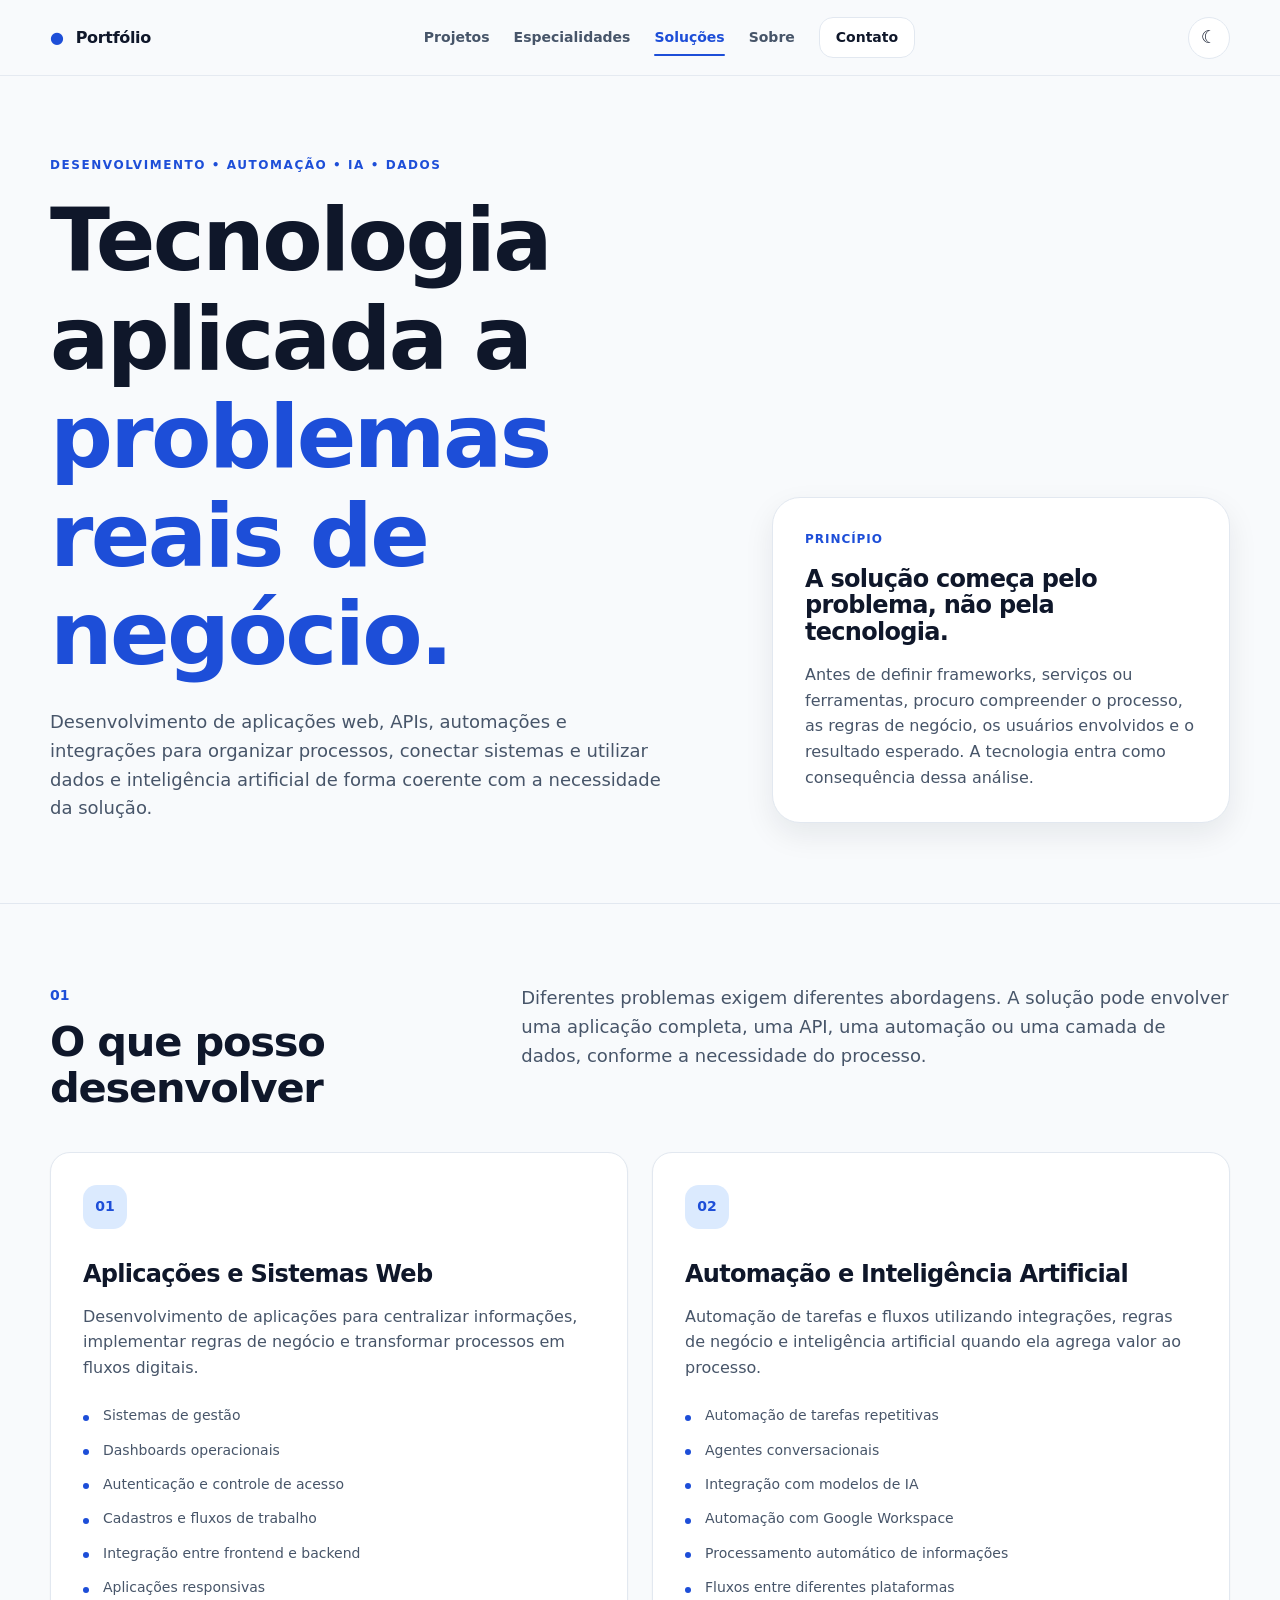
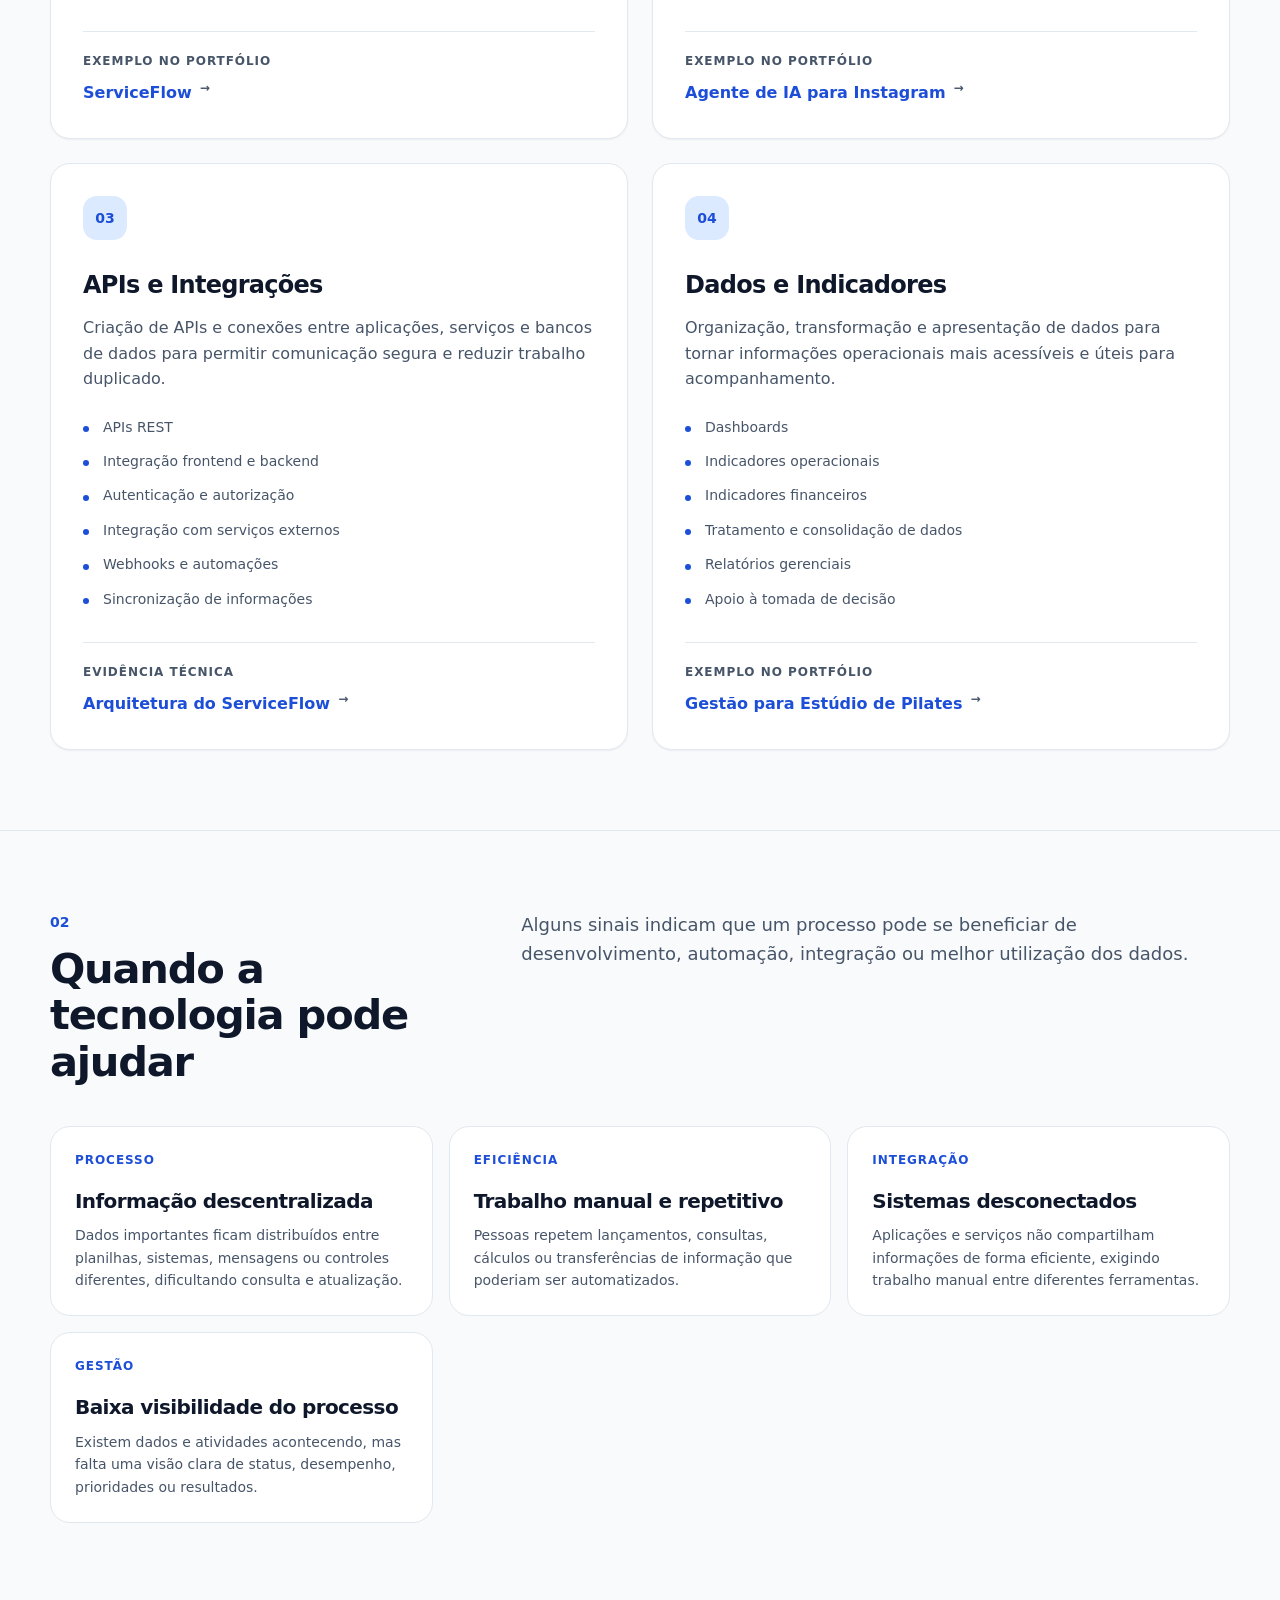
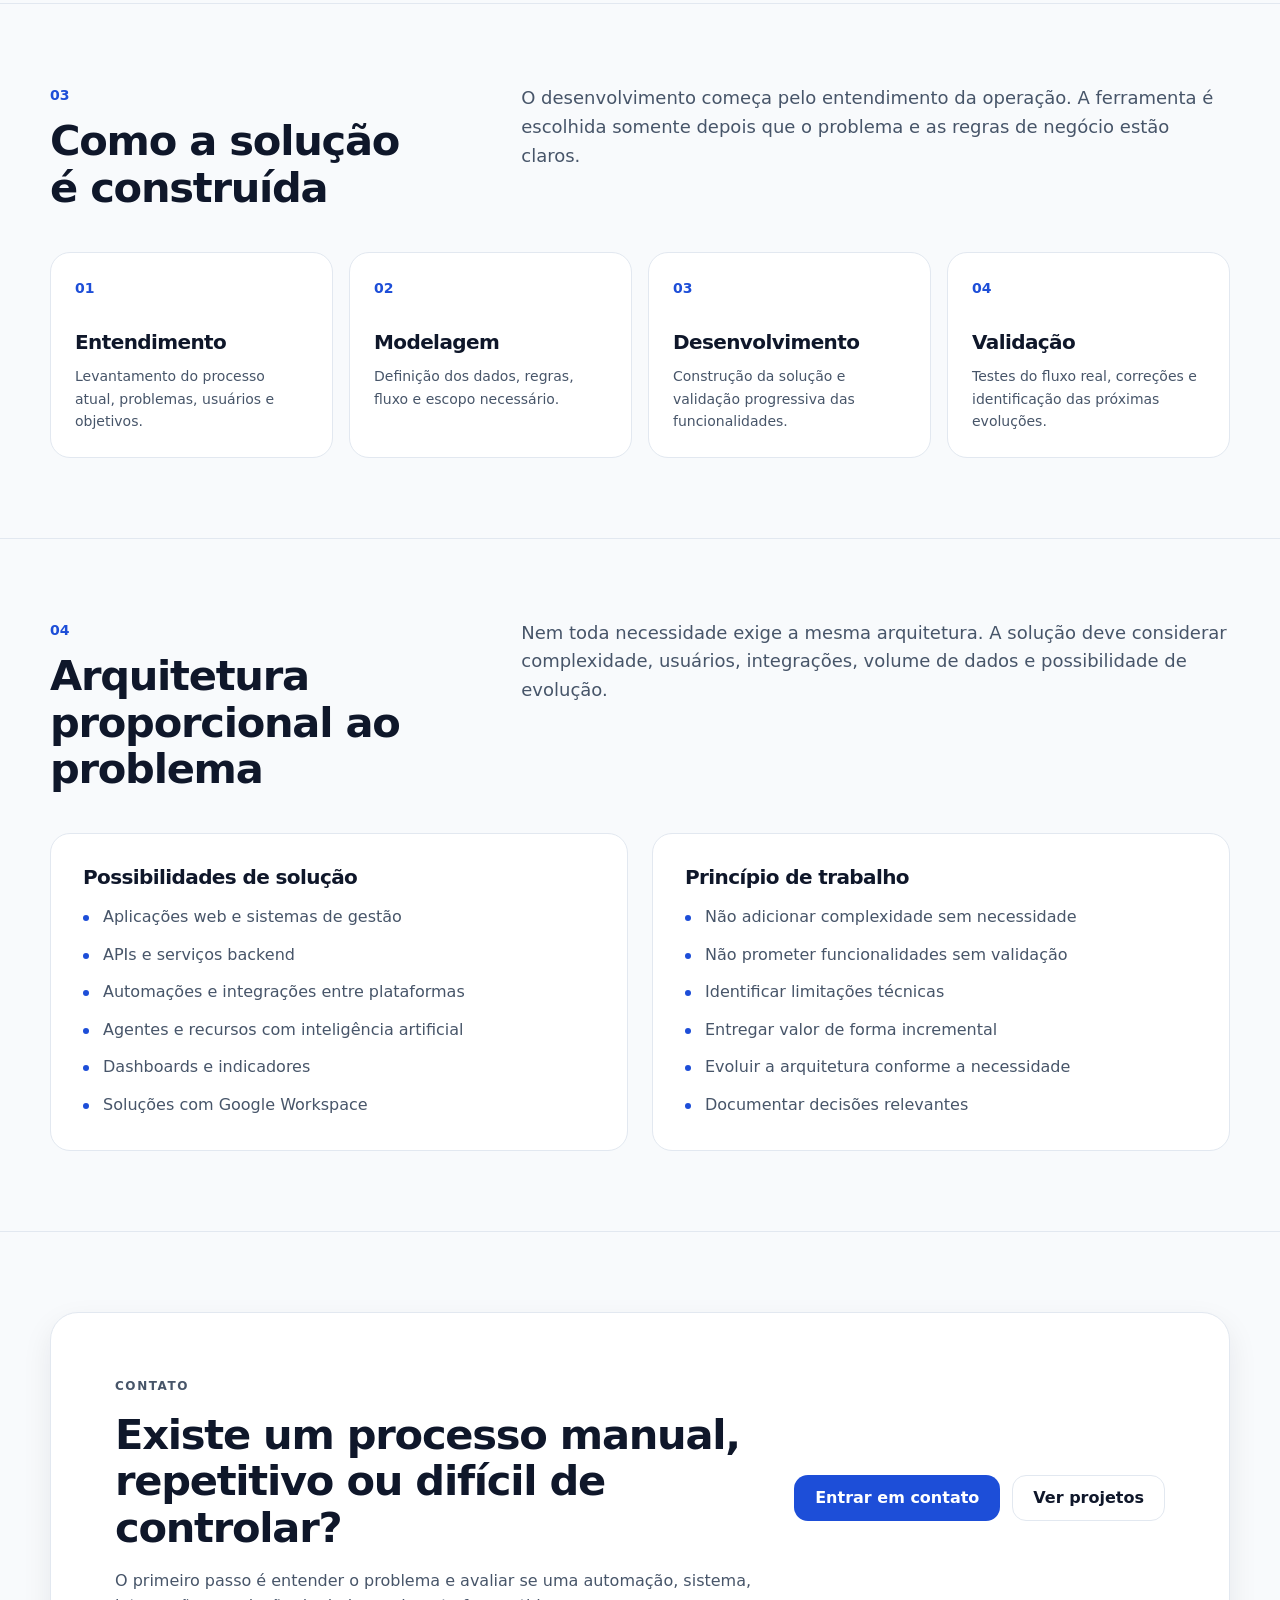
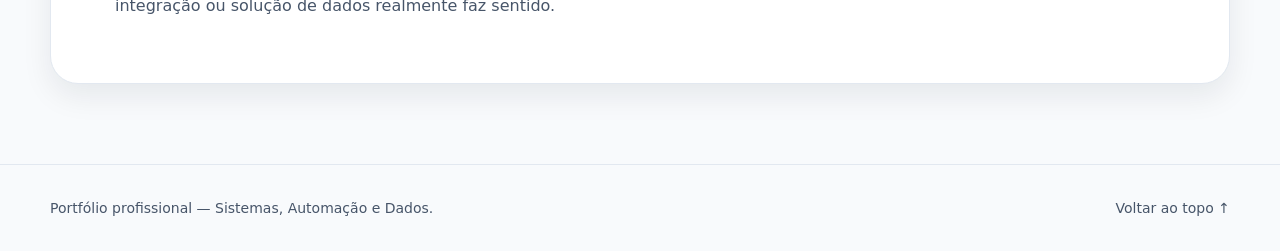
<file: solucoes/index.html>
<!DOCTYPE html>
<html lang="pt-BR">

<head>

  <meta charset="UTF-8">

  <meta
    name="viewport"
    content="width=device-width, initial-scale=1.0"
  >

  <title>
    Soluções | Desenvolvimento Full Stack, Automação e IA
  </title>

  <meta
    name="description"
    content="Aplicações web, APIs, automações, integrações, inteligência artificial e soluções orientadas a dados para problemas reais de negócio."
  >

  <!-- SEO -->

  <link
    rel="canonical"
    href="https://ibermon-portfolio.vercel.app/solucoes/"
  >

  <meta
    name="robots"
    content="index, follow"
  >


  <!-- OPEN GRAPH -->

  <meta
    property="og:type"
    content="website"
  >

  <meta
    property="og:locale"
    content="pt_BR"
  >

  <meta
    property="og:site_name"
    content="Portfólio Ibermon Junior"
  >

  <meta
    property="og:title"
    content="Soluções | Full Stack, Automação, IA e Dados"
  >

  <meta
    property="og:description"
    content="Aplicações web, APIs, automações, integrações, inteligência artificial e dados combinados de acordo com a necessidade do problema."
  >

  <meta
    property="og:url"
    content="https://ibermon-portfolio.vercel.app/solucoes/"
  >

  <meta
    property="og:image"
    content="https://ibermon-portfolio.vercel.app/assets/images/og/portfolio-og.png"
  >

  <meta
    property="og:image:alt"
    content="Portfólio de Ibermon Junior — Desenvolvedor Full Stack, Automação, IA e Dados"
  >


  <!-- X / TWITTER -->

  <meta
    name="twitter:card"
    content="summary_large_image"
  >

  <meta
    name="twitter:title"
    content="Soluções | Ibermon Junior"
  >

  <meta
    name="twitter:description"
    content="Desenvolvimento Full Stack, APIs, automação, IA e dados aplicados a problemas reais."
  >

  <meta
    name="twitter:image"
    content="https://ibermon-portfolio.vercel.app/assets/images/og/portfolio-og.png"
  >

  <meta
    name="twitter:image:alt"
    content="Portfólio de Ibermon Junior — Desenvolvedor Full Stack, Automação, IA e Dados"
  >


  <!-- TEMA -->
  <meta
    name="theme-color"
    content="#f8fafc"
  >

  <script>

    (() => {

      const savedTheme =
        localStorage.getItem("portfolio-theme");

      const prefersDark =
        window.matchMedia(
          "(prefers-color-scheme: dark)"
        ).matches;

      const theme =
        savedTheme ||
        (prefersDark ? "dark" : "light");

      document.documentElement
        .setAttribute(
          "data-theme",
          theme
        );

    })();

  </script>


  <!-- CSS -->

  <link
    rel="stylesheet"
    href="../assets/css/variables.css"
  >

  <link
    rel="stylesheet"
    href="../assets/css/reset.css"
  >

  <link
    rel="stylesheet"
    href="../assets/css/base.css"
  >

  <link
    rel="stylesheet"
    href="../assets/css/components.css"
  >

  <link
    rel="stylesheet"
    href="../assets/css/layout.css"
  >

  <link
    rel="stylesheet"
    href="../assets/css/solutions-page.css"
  >

  <link
    rel="stylesheet"
    href="../assets/css/responsive.css"
  >


  <!-- DADOS ESTRUTURADOS -->

  <script type="application/ld+json">
  {
    "@context": "https://schema.org",
    "@type": "WebPage",
    "name": "Soluções | Ibermon Junior",
    "description": "Aplicações web, APIs, automações, integrações, inteligência artificial e soluções orientadas a dados.",
    "url": "https://ibermon-portfolio.vercel.app/solucoes/",
    "isPartOf": {
      "@type": "WebSite",
      "name": "Portfólio Ibermon Junior",
      "url": "https://ibermon-portfolio.vercel.app/"
    },
    "author": {
      "@type": "Person",
      "name": "Ibermon Junior",
      "url": "https://ibermon-portfolio.vercel.app/"
    }
  }
  </script>

</head>


<body id="topo">


  <a
    class="skip-link"
    href="#conteudo-principal"
  >
    Ir para o conteúdo principal
  </a>


  <!-- HEADER -->

  <header
    class="site-header"
    id="site-header"
  ></header>


  <main id="conteudo-principal">


    <!-- HERO -->

    <section class="solutions-hero">

      <div class="container solutions-hero-grid">


        <div>

          <p class="eyebrow">
            Desenvolvimento • Automação • IA • Dados
          </p>

          <h1 class="solutions-title">
            Tecnologia aplicada a
            <span>
              problemas reais de negócio.
            </span>
          </h1>

          <p class="solutions-intro">
            Desenvolvimento de aplicações web, APIs, automações
            e integrações para organizar processos, conectar sistemas
            e utilizar dados e inteligência artificial de forma
            coerente com a necessidade da solução.
          </p>

        </div>


        <aside class="solutions-summary">

          <span class="solutions-summary-label">
            Princípio
          </span>


          <h2>
            A solução começa pelo problema,
            não pela tecnologia.
          </h2>


          <p>

            Antes de definir frameworks, serviços ou ferramentas,
            procuro compreender o processo, as regras de negócio,
            os usuários envolvidos e o resultado esperado.
            A tecnologia entra como consequência dessa análise.

          </p>

        </aside>


      </div>

    </section>



    <!-- 01 SOLUÇÕES -->

    <section class="solutions-section">

      <div class="container">


        <div class="solutions-section-heading">

          <div>

            <p class="solutions-section-number">
              01
            </p>

            <h2 class="solutions-section-title">
              O que posso desenvolver
            </h2>

          </div>


          <p class="solutions-section-intro">

            Diferentes problemas exigem diferentes abordagens.
            A solução pode envolver uma aplicação completa,
            uma API, uma automação ou uma camada de dados,
            conforme a necessidade do processo.

          </p>

        </div>



        <div class="business-solutions-grid">


          <!-- APLICAÇÕES WEB -->

          <article class="business-solution-card">

            <span class="solution-number">
              01
            </span>

            <h3>
              Aplicações e Sistemas Web
            </h3>

            <p class="solution-description">
              Desenvolvimento de aplicações para centralizar
              informações, implementar regras de negócio
              e transformar processos em fluxos digitais.
            </p>

            <ul class="solution-examples">

              <li>
                Sistemas de gestão
              </li>

              <li>
                Dashboards operacionais
              </li>

              <li>
                Autenticação e controle de acesso
              </li>

              <li>
                Cadastros e fluxos de trabalho
              </li>

              <li>
                Integração entre frontend e backend
              </li>

              <li>
                Aplicações responsivas
              </li>

            </ul>


            <div class="solution-evidence">

              <span>
                Exemplo no portfólio
              </span>

              <a
                class="text-link"
                href="../projetos/serviceflow.html"
              >
                ServiceFlow
                <span aria-hidden="true">
                  →
                </span>
              </a>

            </div>

          </article>



          <!-- AUTOMAÇÃO E IA -->

          <article class="business-solution-card">

            <span class="solution-number">
              02
            </span>

            <h3>
              Automação e Inteligência Artificial
            </h3>

            <p class="solution-description">
              Automação de tarefas e fluxos utilizando
              integrações, regras de negócio e inteligência
              artificial quando ela agrega valor ao processo.
            </p>

            <ul class="solution-examples">

              <li>
                Automação de tarefas repetitivas
              </li>

              <li>
                Agentes conversacionais
              </li>

              <li>
                Integração com modelos de IA
              </li>

              <li>
                Automação com Google Workspace
              </li>

              <li>
                Processamento automático de informações
              </li>

              <li>
                Fluxos entre diferentes plataformas
              </li>

            </ul>


            <div class="solution-evidence">

              <span>
                Exemplo no portfólio
              </span>

              <a
                class="text-link"
                href="../projetos/agente-ia-instagram.html"
              >
                Agente de IA para Instagram
                <span aria-hidden="true">
                  →
                </span>
              </a>

            </div>

          </article>



          <!-- APIS E INTEGRAÇÕES -->

          <article class="business-solution-card">

            <span class="solution-number">
              03
            </span>

            <h3>
              APIs e Integrações
            </h3>

            <p class="solution-description">
              Criação de APIs e conexões entre aplicações,
              serviços e bancos de dados para permitir
              comunicação segura e reduzir trabalho duplicado.
            </p>

            <ul class="solution-examples">

              <li>
                APIs REST
              </li>

              <li>
                Integração frontend e backend
              </li>

              <li>
                Autenticação e autorização
              </li>

              <li>
                Integração com serviços externos
              </li>

              <li>
                Webhooks e automações
              </li>

              <li>
                Sincronização de informações
              </li>

            </ul>


            <div class="solution-evidence">

              <span>
                Evidência técnica
              </span>

              <a
                class="text-link"
                href="../projetos/serviceflow.html#arquitetura"
              >
                Arquitetura do ServiceFlow
                <span aria-hidden="true">
                  →
                </span>
              </a>

            </div>

          </article>



          <!-- DADOS -->

          <article class="business-solution-card">

            <span class="solution-number">
              04
            </span>

            <h3>
              Dados e Indicadores
            </h3>

            <p class="solution-description">
              Organização, transformação e apresentação
              de dados para tornar informações operacionais
              mais acessíveis e úteis para acompanhamento.
            </p>

            <ul class="solution-examples">

              <li>
                Dashboards
              </li>

              <li>
                Indicadores operacionais
              </li>

              <li>
                Indicadores financeiros
              </li>

              <li>
                Tratamento e consolidação de dados
              </li>

              <li>
                Relatórios gerenciais
              </li>

              <li>
                Apoio à tomada de decisão
              </li>

            </ul>


            <div class="solution-evidence">

              <span>
                Exemplo no portfólio
              </span>

              <a
                class="text-link"
                href="../projetos/pilates.html"
              >
                Gestão para Estúdio de Pilates
                <span aria-hidden="true">
                  →
                </span>
              </a>

            </div>

          </article>


        </div>

      </div>

    </section>



    <!-- 02 PROBLEMAS -->

    <section class="solutions-section">

      <div class="container">


        <div class="solutions-section-heading">

          <div>

            <p class="solutions-section-number">
              02
            </p>

            <h2 class="solutions-section-title">
              Quando a tecnologia pode ajudar
            </h2>

          </div>


          <p class="solutions-section-intro">
            Alguns sinais indicam que um processo pode se beneficiar
            de desenvolvimento, automação, integração ou melhor
            utilização dos dados.
          </p>

        </div>



        <div class="problem-grid">

          <article class="problem-card">

            <span>
              Processo
            </span>

            <h3>
              Informação descentralizada
            </h3>

            <p>
              Dados importantes ficam distribuídos entre
              planilhas, sistemas, mensagens ou controles
              diferentes, dificultando consulta e atualização.
            </p>

          </article>


          <article class="problem-card">

            <span>
              Eficiência
            </span>

            <h3>
              Trabalho manual e repetitivo
            </h3>

            <p>
              Pessoas repetem lançamentos, consultas,
              cálculos ou transferências de informação
              que poderiam ser automatizados.
            </p>

          </article>


          <article class="problem-card">

            <span>
              Integração
            </span>

            <h3>
              Sistemas desconectados
            </h3>

            <p>
              Aplicações e serviços não compartilham
              informações de forma eficiente, exigindo
              trabalho manual entre diferentes ferramentas.
            </p>

          </article>


          <article class="problem-card">

            <span>
              Gestão
            </span>

            <h3>
              Baixa visibilidade do processo
            </h3>

            <p>
              Existem dados e atividades acontecendo,
              mas falta uma visão clara de status,
              desempenho, prioridades ou resultados.
            </p>

          </article>

        </div>

      </div>

    </section>



    <!-- 03 PROCESSO -->

    <section class="solutions-section">

      <div class="container">


        <div class="solutions-section-heading">

          <div>

            <p class="solutions-section-number">
              03
            </p>

            <h2 class="solutions-section-title">
              Como a solução é construída
            </h2>

          </div>


          <p class="solutions-section-intro">

            O desenvolvimento começa pelo entendimento
            da operação. A ferramenta é escolhida
            somente depois que o problema e as regras
            de negócio estão claros.

          </p>

        </div>



        <div class="delivery-flow">


          <article class="delivery-step">

            <span class="delivery-step-number">
              01
            </span>

            <h3>
              Entendimento
            </h3>

            <p>
              Levantamento do processo atual,
              problemas, usuários e objetivos.
            </p>

          </article>


          <article class="delivery-step">

            <span class="delivery-step-number">
              02
            </span>

            <h3>
              Modelagem
            </h3>

            <p>
              Definição dos dados, regras,
              fluxo e escopo necessário.
            </p>

          </article>


          <article class="delivery-step">

            <span class="delivery-step-number">
              03
            </span>

            <h3>
              Desenvolvimento
            </h3>

            <p>
              Construção da solução e validação
              progressiva das funcionalidades.
            </p>

          </article>


          <article class="delivery-step">

            <span class="delivery-step-number">
              04
            </span>

            <h3>
              Validação
            </h3>

            <p>
              Testes do fluxo real,
              correções e identificação
              das próximas evoluções.
            </p>

          </article>


        </div>

      </div>

    </section>



    <!-- 04 ESCOPO -->

    <section class="solutions-section">

      <div class="container">


        <div class="solutions-section-heading">

          <div>

            <p class="solutions-section-number">
              04
            </p>

            <h2 class="solutions-section-title">
              Arquitetura proporcional ao problema
            </h2>

          </div>


          <p class="solutions-section-intro">

            Nem toda necessidade exige a mesma arquitetura.
            A solução deve considerar complexidade, usuários,
            integrações, volume de dados e possibilidade de evolução.

          </p>

        </div>



        <div class="scope-box">


          <article class="scope-card">

            <h3>
              Possibilidades de solução
            </h3>


            <ul class="scope-list">

              <li>
                Aplicações web e sistemas de gestão
              </li>

              <li>
                APIs e serviços backend
              </li>

              <li>
                Automações e integrações entre plataformas
              </li>

              <li>
                Agentes e recursos com inteligência artificial
              </li>

              <li>
                Dashboards e indicadores
              </li>

              <li>
                Soluções com Google Workspace
              </li>

            </ul>

          </article>



          <article class="scope-card">

            <h3>
              Princípio de trabalho
            </h3>


            <ul class="scope-list">

              <li>
                Não adicionar complexidade sem necessidade
              </li>

              <li>
                Não prometer funcionalidades sem validação
              </li>

              <li>
                Identificar limitações técnicas
              </li>

              <li>
                Entregar valor de forma incremental
              </li>

              <li>
                Evoluir a arquitetura conforme a necessidade
              </li>

              <li>
                Documentar decisões relevantes
              </li>

            </ul>

          </article>


        </div>

      </div>

    </section>



    <!-- FINAL -->

    <section class="solutions-final">

      <div class="container">

        <div class="solutions-final-card">


          <div>

            <p class="eyebrow">
              Contato
            </p>

            <h2>
              Existe um processo manual,
              repetitivo ou difícil de controlar?
            </h2>

            <p>
              O primeiro passo é entender o problema
              e avaliar se uma automação, sistema,
              integração ou solução de dados realmente
              faz sentido.
            </p>

          </div>


          <div class="solutions-final-actions">

            <a
              class="button button-primary"
              href="../index.html#contato"
            >
              Entrar em contato
            </a>

            <a
              class="button button-secondary"
              href="../projetos/index.html"
            >
              Ver projetos
            </a>

          </div>


        </div>

      </div>

    </section>


  </main>



  <footer class="site-footer">

    <div class="container footer-inner">

      <p>
        Portfólio profissional —
        Sistemas, Automação e Dados.
      </p>

      <a href="#topo">
        Voltar ao topo ↑
      </a>

    </div>

  </footer>



  <script src="../assets/js/header.js"></script>
  <script src="../assets/js/navigation.js"></script>
  <script src="../assets/js/main.js"></script>


</body>

</html>
</file>
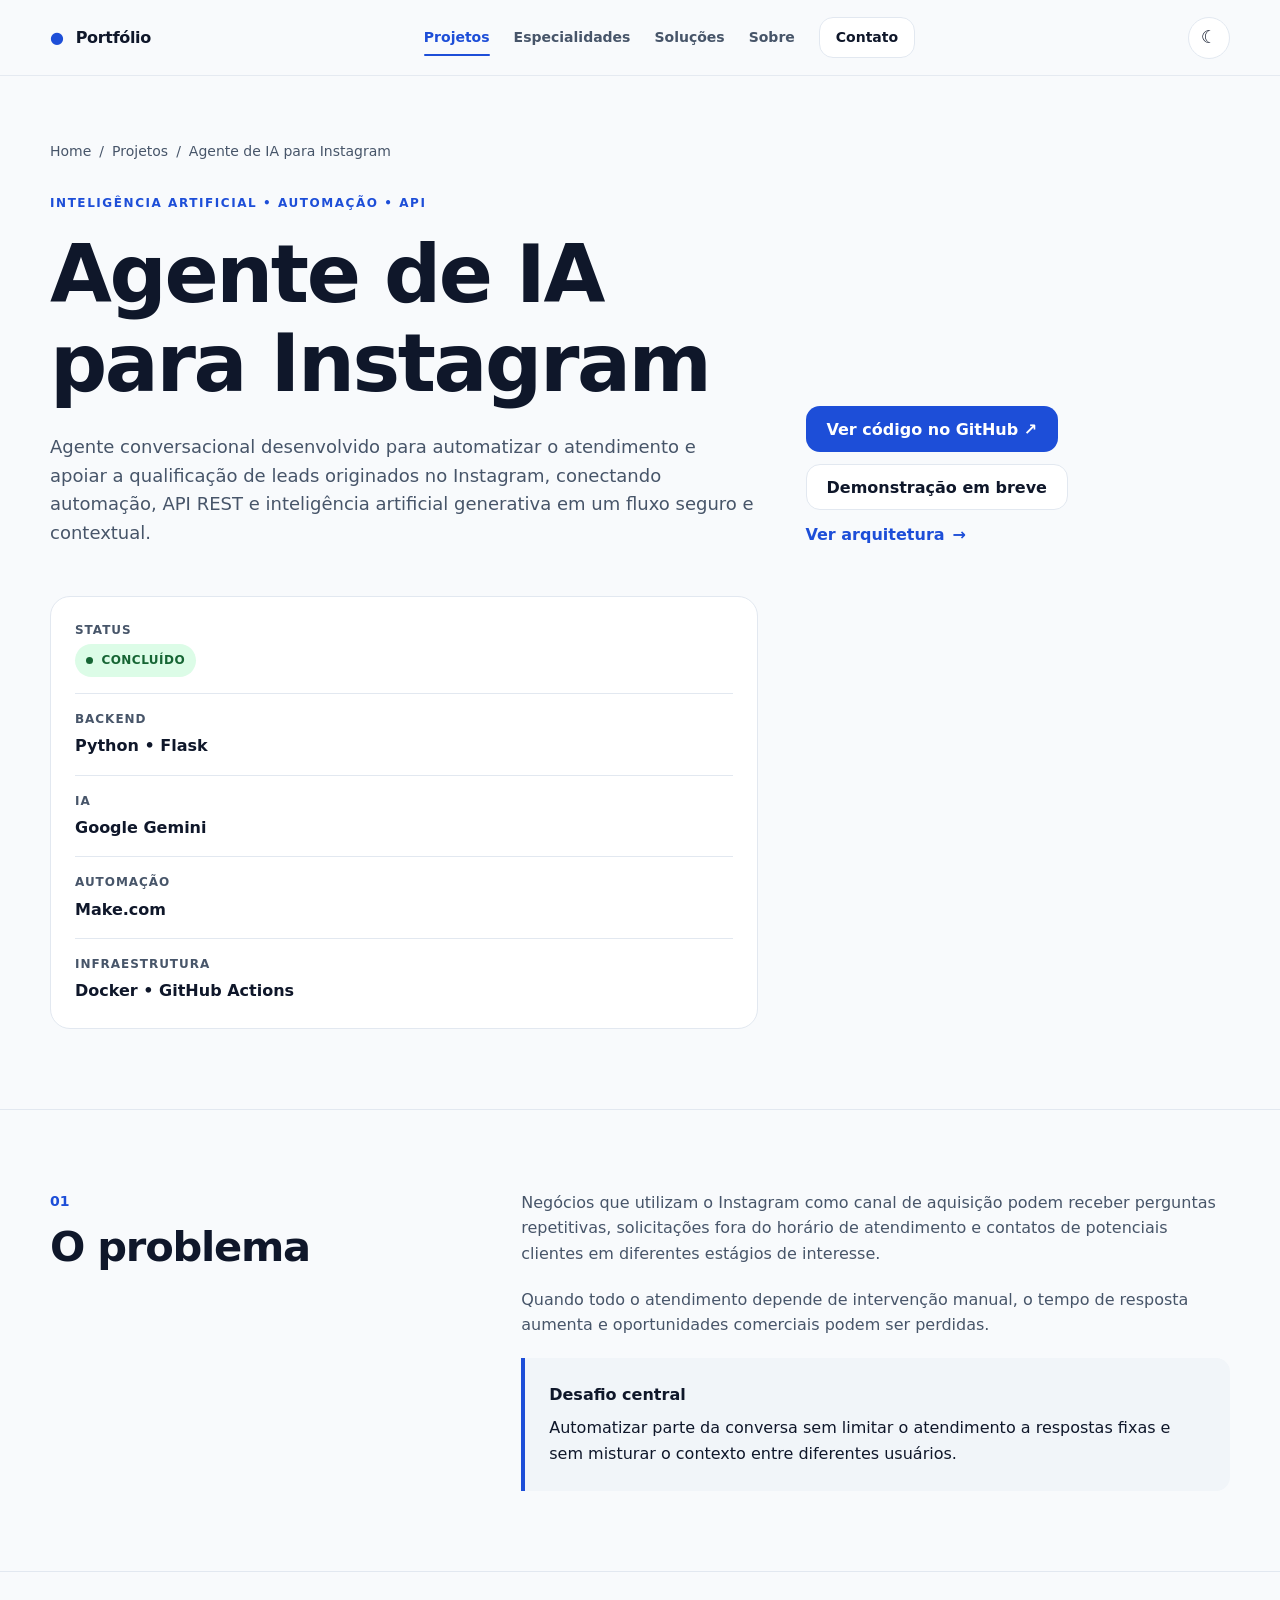
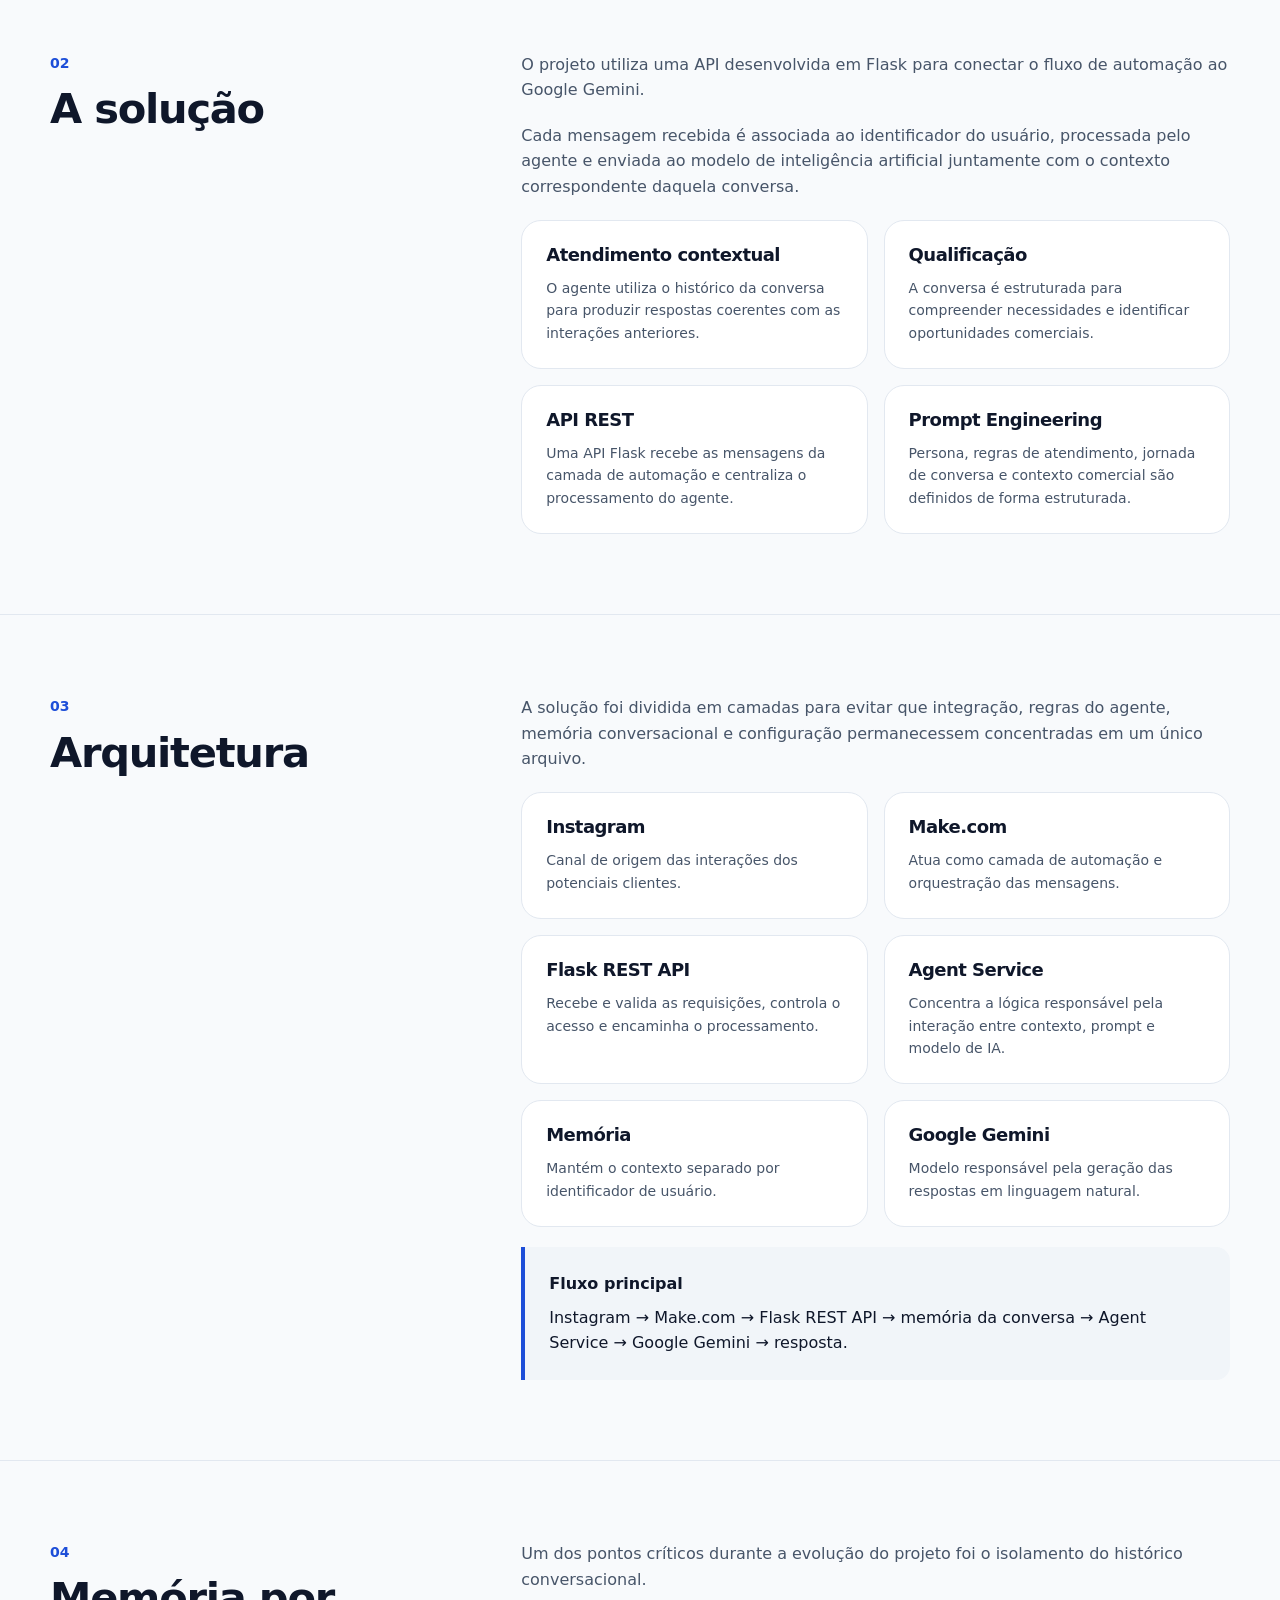
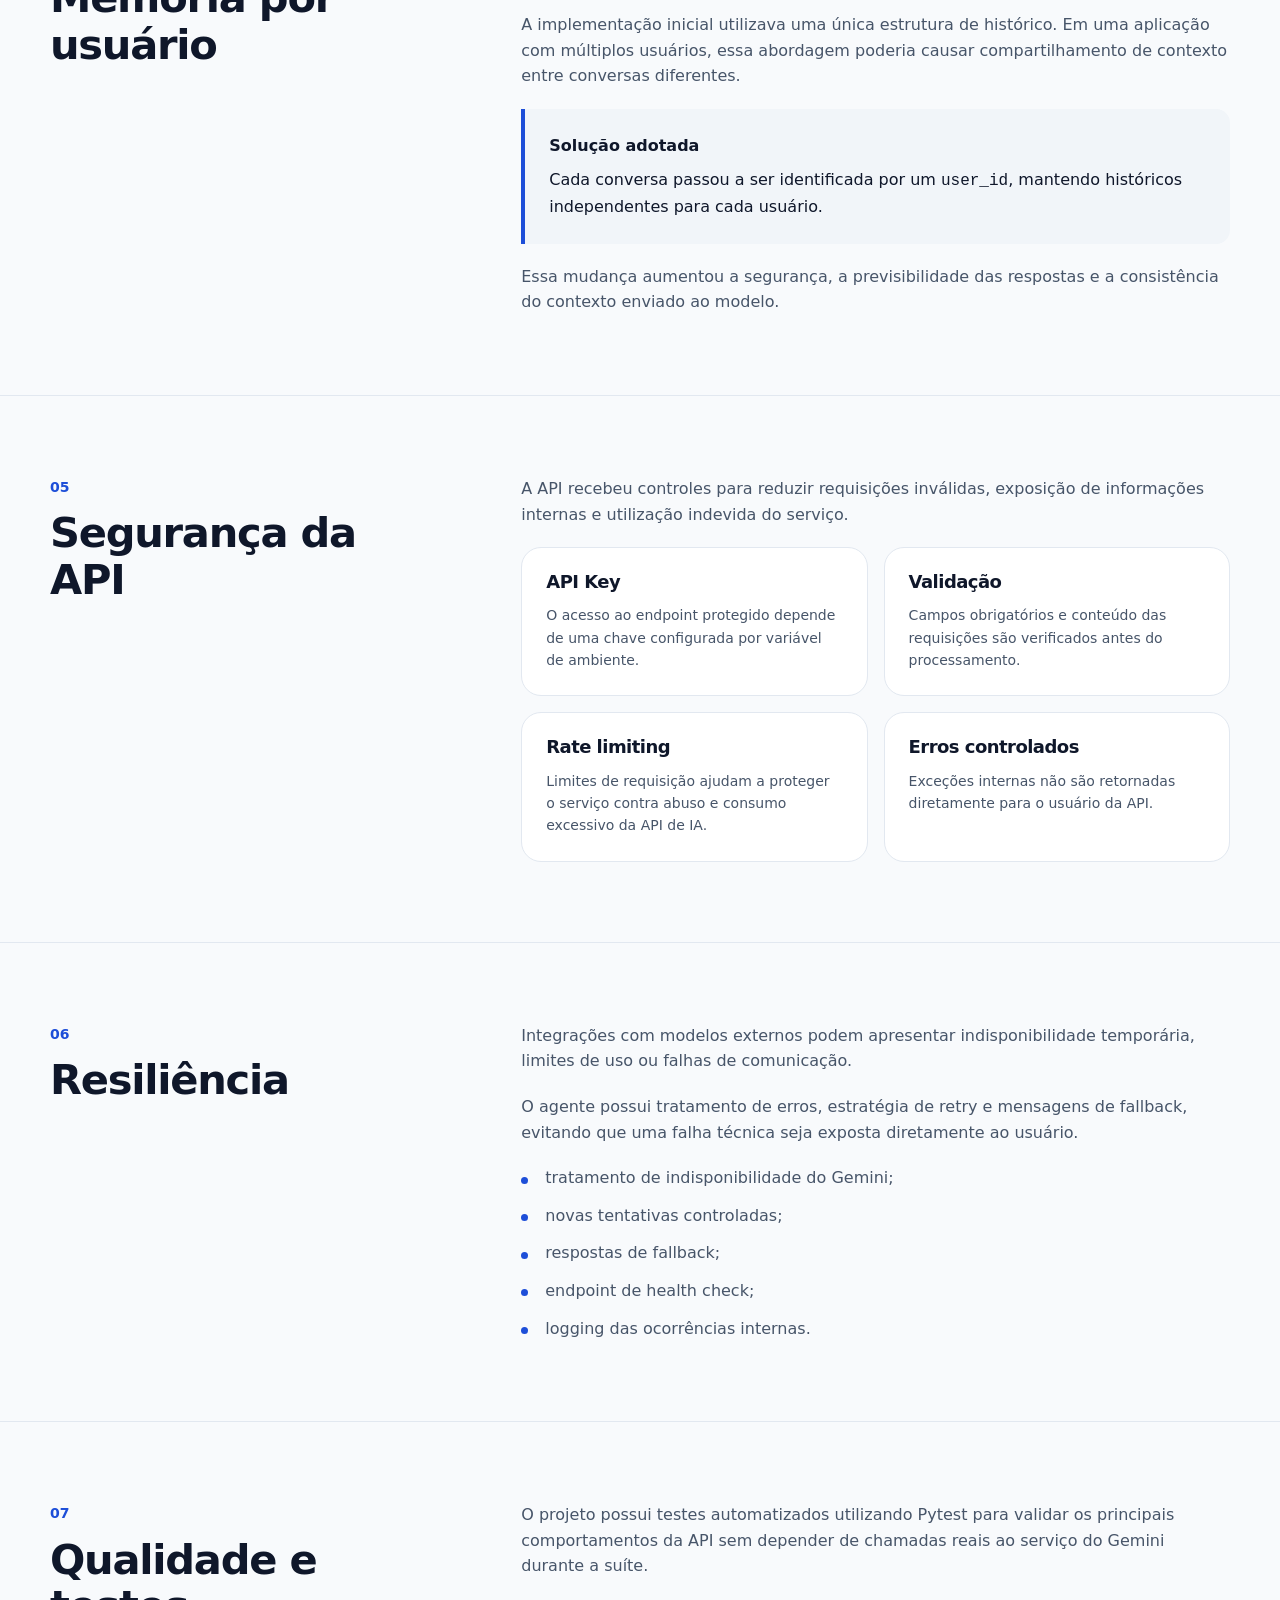
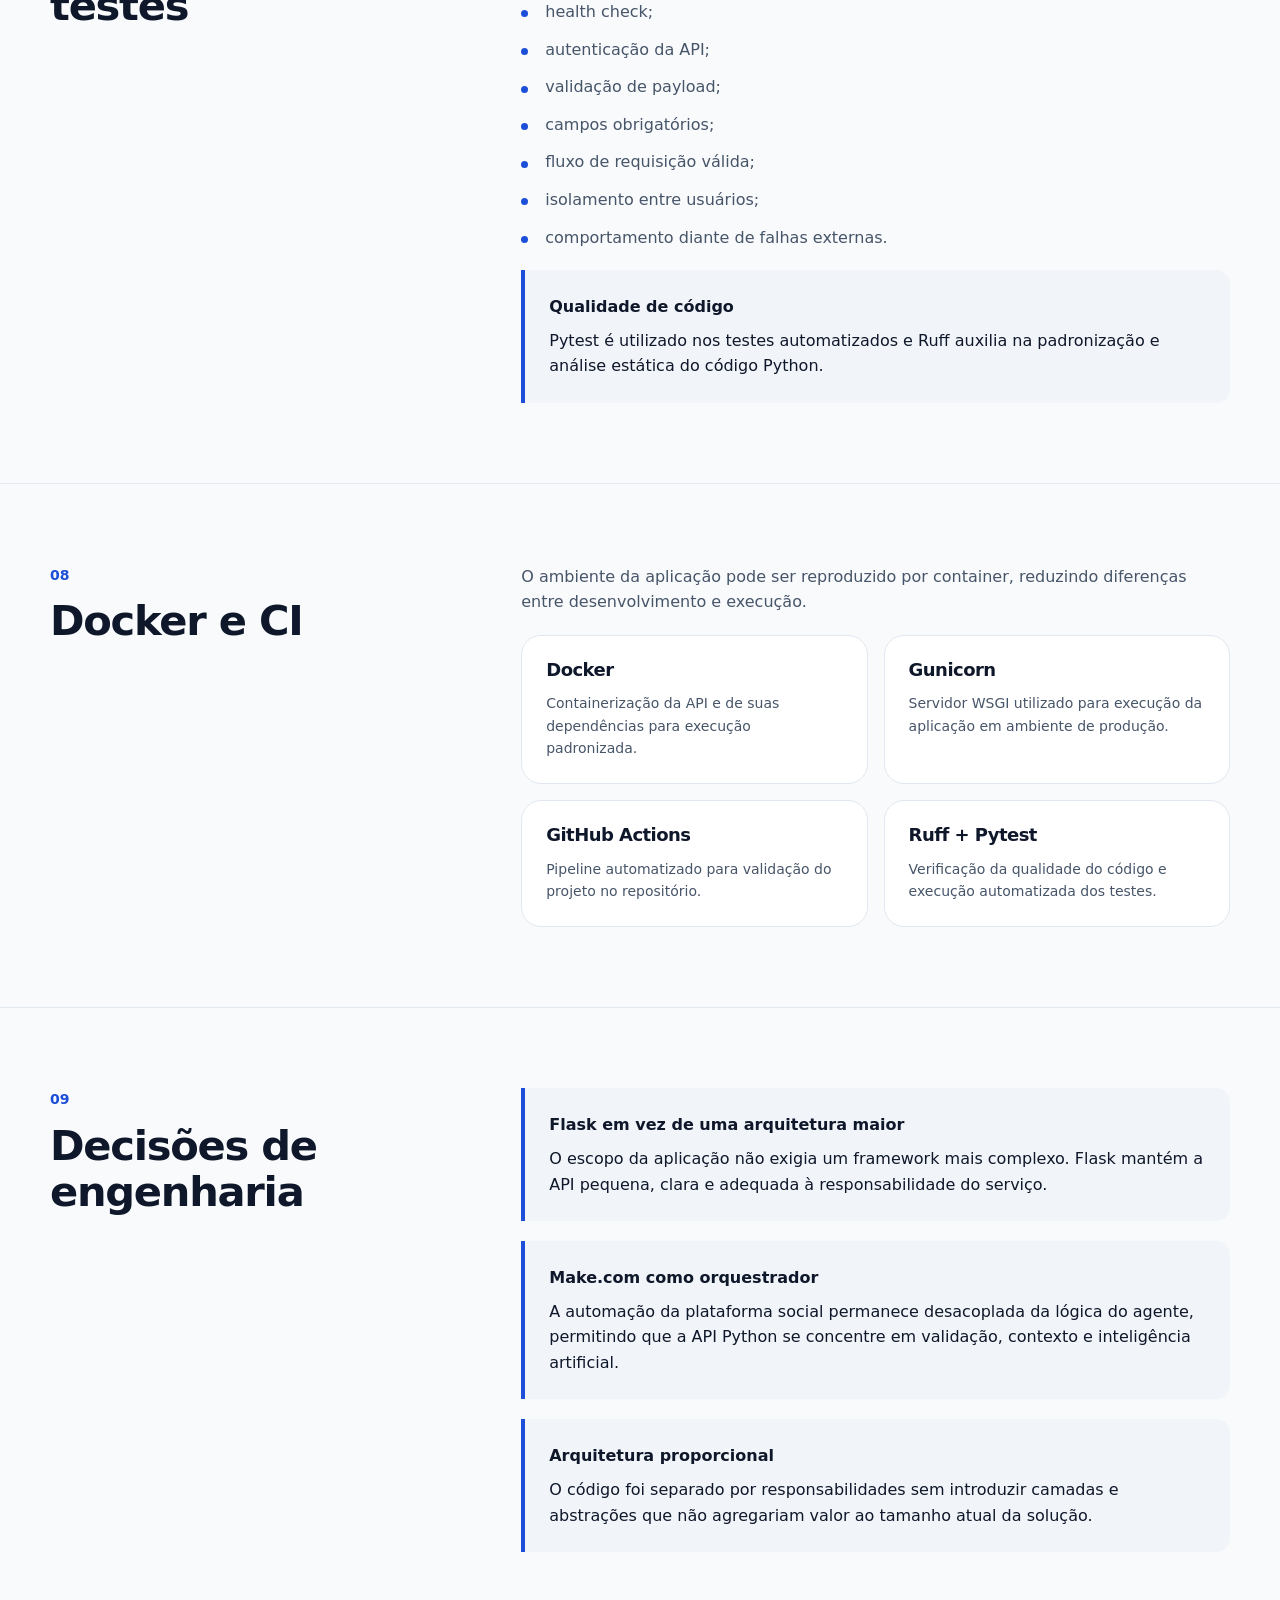
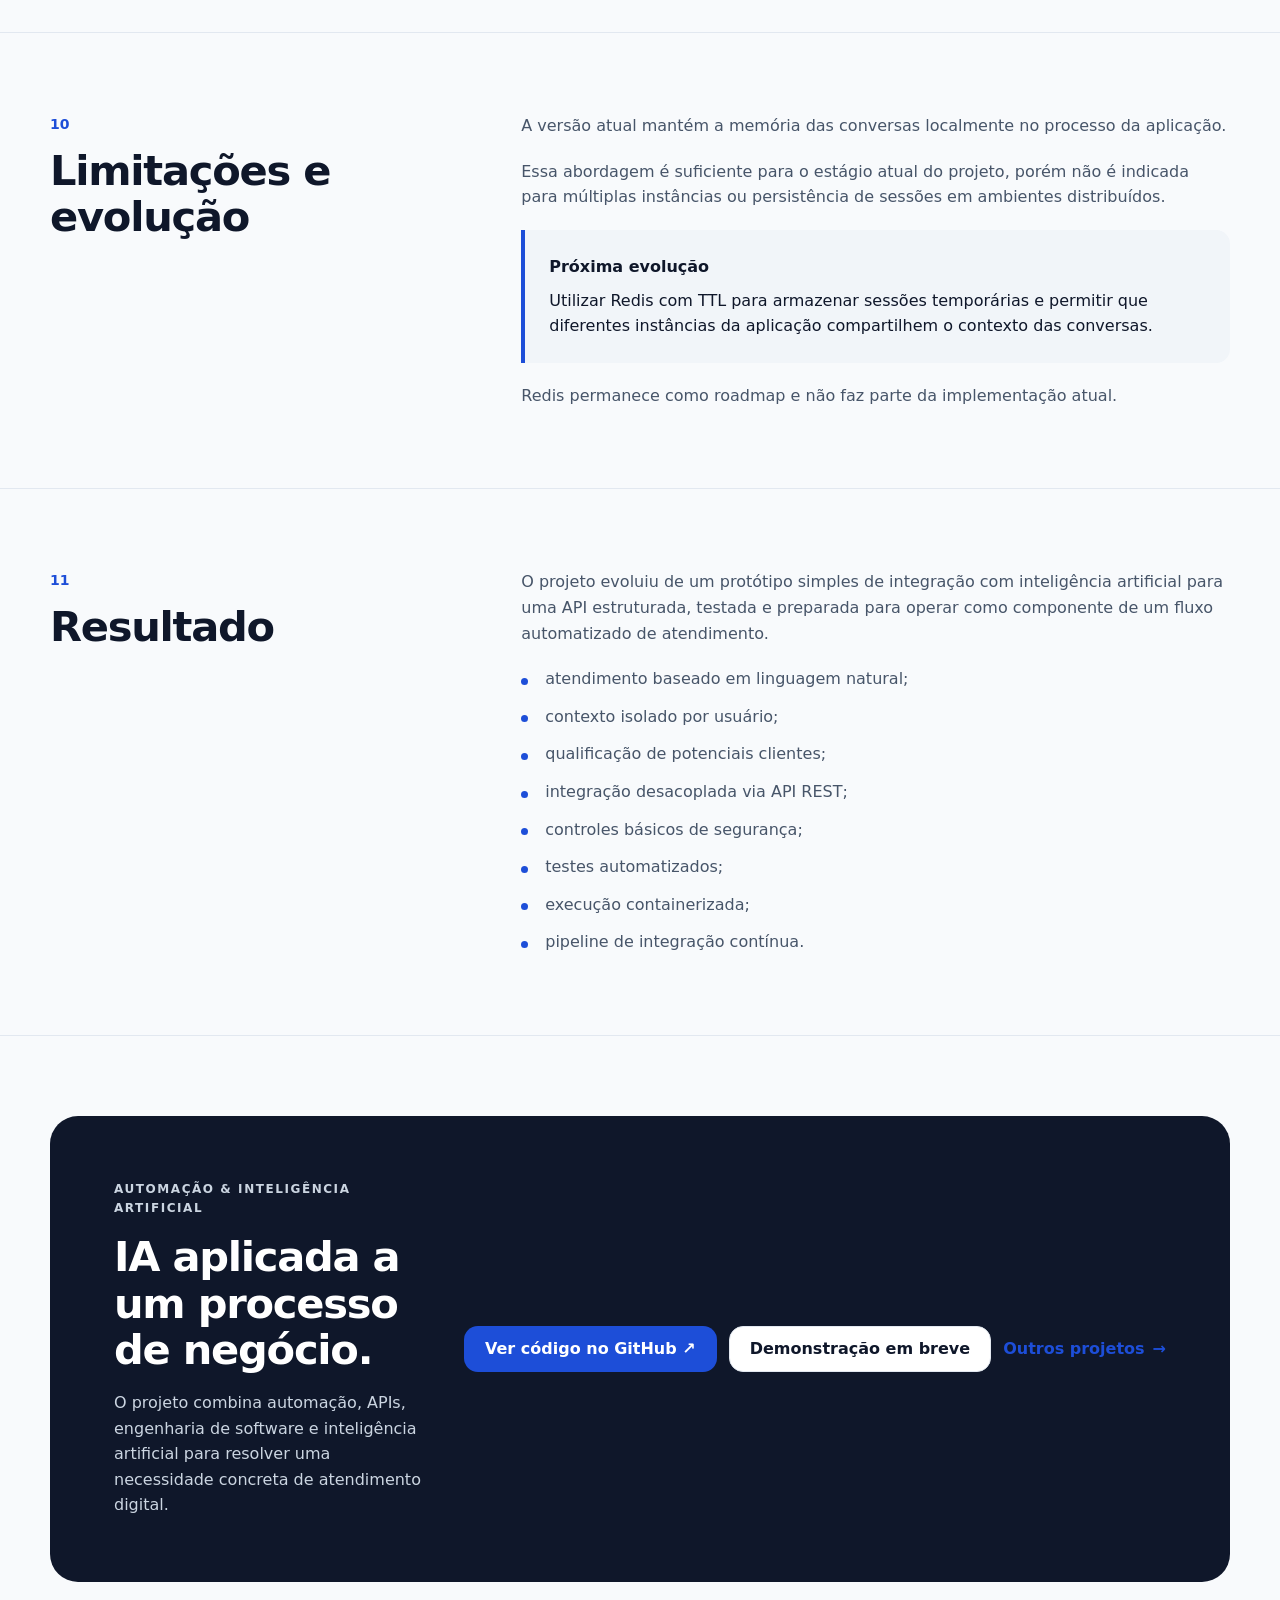
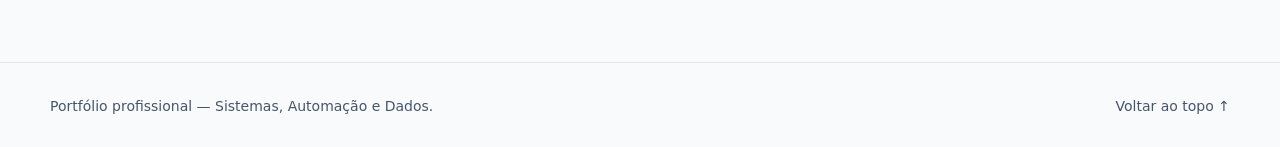
<file: projetos/agente-ia-instagram.html>
<!DOCTYPE html>
<html lang="pt-BR">

<head>

  <meta charset="UTF-8">

  <meta
    name="viewport"
    content="width=device-width, initial-scale=1.0"
  >

  <title>
    Agente de IA para Instagram | Python, Flask e Gemini
  </title>

  <meta
    name="description"
    content="Case de agente de IA para atendimento e qualificação de leads no Instagram com Python, Flask, Google Gemini, Make.com, memória por usuário, testes, Docker e CI."
  >

  <!-- SEO -->

  <link
    rel="canonical"
    href="https://ibermon-portfolio.vercel.app/projetos/agente-ia-instagram.html"
  >

  <meta
    name="robots"
    content="index, follow"
  >


  <!-- OPEN GRAPH -->

  <meta
    property="og:type"
    content="article"
  >

  <meta
    property="og:locale"
    content="pt_BR"
  >

  <meta
    property="og:site_name"
    content="Portfólio Ibermon Junior"
  >

  <meta
    property="og:title"
    content="Agente de IA para Instagram | Python, Flask e Gemini"
  >

  <meta
    property="og:description"
    content="Agente conversacional com API Flask, Google Gemini, memória isolada por usuário, rate limiting, testes automatizados, Docker e GitHub Actions."
  >

  <meta
    property="og:url"
    content="https://ibermon-portfolio.vercel.app/projetos/agente-ia-instagram.html"
  >

  <meta
    property="og:image"
    content="https://ibermon-portfolio.vercel.app/assets/images/og/portfolio-og.png"
  >

  <meta
    property="og:image:alt"
    content="Portfólio de Ibermon Junior — Desenvolvedor Full Stack, Automação, IA e Dados"
  >


  <!-- X / TWITTER -->

  <meta
    name="twitter:card"
    content="summary_large_image"
  >

  <meta
    name="twitter:title"
    content="Agente de IA para Instagram"
  >

  <meta
    name="twitter:description"
    content="API em Python e Flask integrada ao Google Gemini e Make.com para atendimento contextual e qualificação de leads."
  >

  <meta
    name="theme-color"
    content="#f8fafc"
  >

  <meta
    name="twitter:image"
    content="https://ibermon-portfolio.vercel.app/assets/images/og/portfolio-og.png"
  >

  <meta
    name="twitter:image:alt"
    content="Portfólio de Ibermon Junior — Desenvolvedor Full Stack, Automação, IA e Dados"
  >

  <!-- TEMA -->

  <script>
    (() => {

      const savedTheme =
        localStorage.getItem("portfolio-theme");

      const prefersDark =
        window.matchMedia(
          "(prefers-color-scheme: dark)"
        ).matches;

      const theme =
        savedTheme ||
        (prefersDark ? "dark" : "light");

      document.documentElement
        .setAttribute(
          "data-theme",
          theme
        );

    })();
  </script>


  <!-- CSS -->

  <link
    rel="stylesheet"
    href="../assets/css/variables.css"
  >

  <link
    rel="stylesheet"
    href="../assets/css/reset.css"
  >

  <link
    rel="stylesheet"
    href="../assets/css/base.css"
  >

  <link
    rel="stylesheet"
    href="../assets/css/components.css"
  >

  <link
    rel="stylesheet"
    href="../assets/css/layout.css"
  >

  <link
    rel="stylesheet"
    href="../assets/css/case-study.css"
  >

  <link
    rel="stylesheet"
    href="../assets/css/responsive.css"
  >

  <!-- DADOS ESTRUTURADOS -->

  <script type="application/ld+json">
  {
    "@context": "https://schema.org",
    "@type": "SoftwareApplication",
    "name": "Agente de IA para Instagram",
    "applicationCategory": "BusinessApplication",
    "operatingSystem": "Web",
    "description": "Agente conversacional para atendimento e qualificação de leads, integrado por API Flask ao Google Gemini e a fluxos de automação via Make.com.",
    "url": "https://ibermon-portfolio.vercel.app/projetos/agente-ia-instagram.html",
    "sameAs": [
      "https://github.com/Ibjunior01/Agente_IA_Instagram"
    ],
    "author": {
      "@type": "Person",
      "name": "Ibermon Junior",
      "url": "https://ibermon-portfolio.vercel.app/"
    },
    "programmingLanguage": [
      "Python"
    ]
  }
  </script>

</head>


<body id="topo">

  <a
    class="skip-link"
    href="#conteudo-principal"
  >
    Ir para o conteúdo principal
  </a>


  <!-- HEADER -->

  <header
    class="site-header"
    id="site-header"
  ></header>


  <main id="conteudo-principal">


    <!-- HERO -->

    <section class="case-hero">

      <div class="container">


        <div class="case-breadcrumb">

          <a href="../index.html">
            Home
          </a>

          <span aria-hidden="true">
            /
          </span>

          <a href="index.html">
            Projetos
          </a>

          <span aria-hidden="true">
            /
          </span>

          <span>
            Agente de IA para Instagram
          </span>

        </div>


        <div class="case-hero-grid">


          <div>

            <p class="eyebrow">
              Inteligência Artificial • Automação • API
            </p>


            <h1 class="case-title">
              Agente de IA para Instagram
            </h1>


            <p class="case-summary">

              Agente conversacional desenvolvido para
              automatizar o atendimento e apoiar a
              qualificação de leads originados no Instagram,
              conectando automação, API REST e inteligência
              artificial generativa em um fluxo seguro
              e contextual.

            </p>

          </div>

          <div
            class="hero-actions"
            style="margin-top: var(--space-8);"
          >

            <a
              class="button button-primary"
              href="https://github.com/Ibjunior01/Agente_IA_Instagram"
              target="_blank"
              rel="noopener noreferrer"
            >
              Ver código no GitHub ↗
            </a>

            <!--
            <a
              class="button button-secondary"
              href="LINK_DO_VIDEO_NO_LINKEDIN"
              target="_blank"
              rel="noopener noreferrer"
            >
              Assistir demonstração ↗
            </a>
            -->


            <span
              class="button button-secondary"
              aria-disabled="true"
            >
              Demonstração em breve
            </span>

            <a
              class="text-link"
              href="#arquitetura"
            >
              Ver arquitetura
              <span aria-hidden="true">→</span>
            </a>

          </div>


          <aside class="case-meta">


            <div class="case-meta-item">

              <span class="case-meta-label">
                Status
              </span>

              <span
                class="status-badge status-concluido"
              >
                Concluído
              </span>

            </div>


            <div class="case-meta-item">

              <span class="case-meta-label">
                Backend
              </span>

              <span class="case-meta-value">
                Python • Flask
              </span>

            </div>


            <div class="case-meta-item">

              <span class="case-meta-label">
                IA
              </span>

              <span class="case-meta-value">
                Google Gemini
              </span>

            </div>


            <div class="case-meta-item">

              <span class="case-meta-label">
                Automação
              </span>

              <span class="case-meta-value">
                Make.com
              </span>

            </div>


            <div class="case-meta-item">

              <span class="case-meta-label">
                Infraestrutura
              </span>

              <span class="case-meta-value">
                Docker • GitHub Actions
              </span>

            </div>


          </aside>

        </div>

      </div>

    </section>



    <!-- 01 PROBLEMA -->

    <section class="case-section">

      <div class="container case-section-grid">


        <div>

          <p class="case-section-number">
            01
          </p>

          <h2 class="case-section-title">
            O problema
          </h2>

        </div>


        <div class="case-content">

          <p>

            Negócios que utilizam o Instagram como canal
            de aquisição podem receber perguntas repetitivas,
            solicitações fora do horário de atendimento
            e contatos de potenciais clientes em diferentes
            estágios de interesse.

          </p>


          <p>

            Quando todo o atendimento depende de intervenção
            manual, o tempo de resposta aumenta e oportunidades
            comerciais podem ser perdidas.

          </p>


          <div class="case-highlight">

            <strong>
              Desafio central
            </strong>

            Automatizar parte da conversa sem limitar
            o atendimento a respostas fixas e sem misturar
            o contexto entre diferentes usuários.

          </div>

        </div>

      </div>

    </section>



    <!-- 02 SOLUÇÃO -->

    <section class="case-section">

      <div class="container case-section-grid">


        <div>

          <p class="case-section-number">
            02
          </p>

          <h2 class="case-section-title">
            A solução
          </h2>

        </div>


        <div class="case-content">

          <p>

            O projeto utiliza uma API desenvolvida em Flask
            para conectar o fluxo de automação ao Google Gemini.

          </p>


          <p>

            Cada mensagem recebida é associada ao identificador
            do usuário, processada pelo agente e enviada ao modelo
            de inteligência artificial juntamente com o contexto
            correspondente daquela conversa.

          </p>


          <div class="feature-grid">


            <article class="feature-card">

              <h3>
                Atendimento contextual
              </h3>

              <p>

                O agente utiliza o histórico da conversa
                para produzir respostas coerentes com
                as interações anteriores.

              </p>

            </article>


            <article class="feature-card">

              <h3>
                Qualificação
              </h3>

              <p>

                A conversa é estruturada para compreender
                necessidades e identificar oportunidades
                comerciais.

              </p>

            </article>


            <article class="feature-card">

              <h3>
                API REST
              </h3>

              <p>

                Uma API Flask recebe as mensagens
                da camada de automação e centraliza
                o processamento do agente.

              </p>

            </article>


            <article class="feature-card">

              <h3>
                Prompt Engineering
              </h3>

              <p>

                Persona, regras de atendimento,
                jornada de conversa e contexto
                comercial são definidos de forma
                estruturada.

              </p>

            </article>


          </div>

        </div>

      </div>

    </section>



    <!-- 03 ARQUITETURA -->

    <section
      class="case-section"
      id="arquitetura"
    >

      <div class="container case-section-grid">


        <div>

          <p class="case-section-number">
            03
          </p>

          <h2 class="case-section-title">
            Arquitetura
          </h2>

        </div>


        <div class="case-content">

          <p>

            A solução foi dividida em camadas para evitar
            que integração, regras do agente, memória
            conversacional e configuração permanecessem
            concentradas em um único arquivo.

          </p>


          <div class="feature-grid">


            <article class="feature-card">

              <h3>
                Instagram
              </h3>

              <p>

                Canal de origem das interações
                dos potenciais clientes.

              </p>

            </article>


            <article class="feature-card">

              <h3>
                Make.com
              </h3>

              <p>

                Atua como camada de automação
                e orquestração das mensagens.

              </p>

            </article>


            <article class="feature-card">

              <h3>
                Flask REST API
              </h3>

              <p>

                Recebe e valida as requisições,
                controla o acesso e encaminha
                o processamento.

              </p>

            </article>


            <article class="feature-card">

              <h3>
                Agent Service
              </h3>

              <p>

                Concentra a lógica responsável
                pela interação entre contexto,
                prompt e modelo de IA.

              </p>

            </article>


            <article class="feature-card">

              <h3>
                Memória
              </h3>

              <p>

                Mantém o contexto separado
                por identificador de usuário.

              </p>

            </article>


            <article class="feature-card">

              <h3>
                Google Gemini
              </h3>

              <p>

                Modelo responsável pela geração
                das respostas em linguagem natural.

              </p>

            </article>


          </div>


          <div class="case-highlight">

            <strong>
              Fluxo principal
            </strong>

            Instagram → Make.com → Flask REST API →
            memória da conversa → Agent Service →
            Google Gemini → resposta.

          </div>

        </div>

      </div>

    </section>



    <!-- 04 MEMÓRIA -->

    <section class="case-section">

      <div class="container case-section-grid">


        <div>

          <p class="case-section-number">
            04
          </p>

          <h2 class="case-section-title">
            Memória por usuário
          </h2>

        </div>


        <div class="case-content">

          <p>

            Um dos pontos críticos durante a evolução
            do projeto foi o isolamento do histórico
            conversacional.

          </p>


          <p>

            A implementação inicial utilizava uma única
            estrutura de histórico. Em uma aplicação com
            múltiplos usuários, essa abordagem poderia
            causar compartilhamento de contexto entre
            conversas diferentes.

          </p>


          <div class="case-highlight">

            <strong>
              Solução adotada
            </strong>

            Cada conversa passou a ser identificada
            por um <code>user_id</code>, mantendo
            históricos independentes para cada usuário.

          </div>


          <p>

            Essa mudança aumentou a segurança,
            a previsibilidade das respostas e a
            consistência do contexto enviado ao modelo.

          </p>

        </div>

      </div>

    </section>



    <!-- 05 SEGURANÇA -->

    <section class="case-section">

      <div class="container case-section-grid">


        <div>

          <p class="case-section-number">
            05
          </p>

          <h2 class="case-section-title">
            Segurança da API
          </h2>

        </div>


        <div class="case-content">

          <p>

            A API recebeu controles para reduzir
            requisições inválidas, exposição de
            informações internas e utilização
            indevida do serviço.

          </p>


          <div class="feature-grid">


            <article class="feature-card">

              <h3>
                API Key
              </h3>

              <p>

                O acesso ao endpoint protegido
                depende de uma chave configurada
                por variável de ambiente.

              </p>

            </article>


            <article class="feature-card">

              <h3>
                Validação
              </h3>

              <p>

                Campos obrigatórios e conteúdo
                das requisições são verificados
                antes do processamento.

              </p>

            </article>


            <article class="feature-card">

              <h3>
                Rate limiting
              </h3>

              <p>

                Limites de requisição ajudam
                a proteger o serviço contra abuso
                e consumo excessivo da API de IA.

              </p>

            </article>


            <article class="feature-card">

              <h3>
                Erros controlados
              </h3>

              <p>

                Exceções internas não são
                retornadas diretamente para
                o usuário da API.

              </p>

            </article>


          </div>

        </div>

      </div>

    </section>



    <!-- 06 RESILIÊNCIA -->

    <section class="case-section">

      <div class="container case-section-grid">


        <div>

          <p class="case-section-number">
            06
          </p>

          <h2 class="case-section-title">
            Resiliência
          </h2>

        </div>


        <div class="case-content">

          <p>

            Integrações com modelos externos podem
            apresentar indisponibilidade temporária,
            limites de uso ou falhas de comunicação.

          </p>


          <p>

            O agente possui tratamento de erros,
            estratégia de retry e mensagens de fallback,
            evitando que uma falha técnica seja exposta
            diretamente ao usuário.

          </p>


          <ul class="case-list">

            <li>
              tratamento de indisponibilidade do Gemini;
            </li>

            <li>
              novas tentativas controladas;
            </li>

            <li>
              respostas de fallback;
            </li>

            <li>
              endpoint de health check;
            </li>

            <li>
              logging das ocorrências internas.
            </li>

          </ul>

        </div>

      </div>

    </section>



    <!-- 07 TESTES -->

    <section class="case-section">

      <div class="container case-section-grid">


        <div>

          <p class="case-section-number">
            07
          </p>

          <h2 class="case-section-title">
            Qualidade e testes
          </h2>

        </div>


        <div class="case-content">

          <p>

            O projeto possui testes automatizados
            utilizando Pytest para validar os principais
            comportamentos da API sem depender de chamadas
            reais ao serviço do Gemini durante a suíte.

          </p>


          <ul class="case-list">

            <li>
              health check;
            </li>

            <li>
              autenticação da API;
            </li>

            <li>
              validação de payload;
            </li>

            <li>
              campos obrigatórios;
            </li>

            <li>
              fluxo de requisição válida;
            </li>

            <li>
              isolamento entre usuários;
            </li>

            <li>
              comportamento diante de falhas externas.
            </li>

          </ul>


          <div class="case-highlight">

            <strong>
              Qualidade de código
            </strong>

            Pytest é utilizado nos testes automatizados
            e Ruff auxilia na padronização e análise
            estática do código Python.

          </div>

        </div>

      </div>

    </section>



    <!-- 08 DEVOPS -->

    <section class="case-section">

      <div class="container case-section-grid">


        <div>

          <p class="case-section-number">
            08
          </p>

          <h2 class="case-section-title">
            Docker e CI
          </h2>

        </div>


        <div class="case-content">

          <p>

            O ambiente da aplicação pode ser reproduzido
            por container, reduzindo diferenças entre
            desenvolvimento e execução.

          </p>


          <div class="feature-grid">


            <article class="feature-card">

              <h3>
                Docker
              </h3>

              <p>

                Containerização da API e de suas
                dependências para execução padronizada.

              </p>

            </article>


            <article class="feature-card">

              <h3>
                Gunicorn
              </h3>

              <p>

                Servidor WSGI utilizado para execução
                da aplicação em ambiente de produção.

              </p>

            </article>


            <article class="feature-card">

              <h3>
                GitHub Actions
              </h3>

              <p>

                Pipeline automatizado para validação
                do projeto no repositório.

              </p>

            </article>


            <article class="feature-card">

              <h3>
                Ruff + Pytest
              </h3>

              <p>

                Verificação da qualidade do código
                e execução automatizada dos testes.

              </p>

            </article>


          </div>

        </div>

      </div>

    </section>



    <!-- 09 DECISÕES -->

    <section class="case-section">

      <div class="container case-section-grid">


        <div>

          <p class="case-section-number">
            09
          </p>

          <h2 class="case-section-title">
            Decisões de engenharia
          </h2>

        </div>


        <div class="case-content">


          <div class="case-highlight">

            <strong>
              Flask em vez de uma arquitetura maior
            </strong>

            O escopo da aplicação não exigia um framework
            mais complexo. Flask mantém a API pequena,
            clara e adequada à responsabilidade do serviço.

          </div>


          <div class="case-highlight">

            <strong>
              Make.com como orquestrador
            </strong>

            A automação da plataforma social permanece
            desacoplada da lógica do agente, permitindo
            que a API Python se concentre em validação,
            contexto e inteligência artificial.

          </div>


          <div class="case-highlight">

            <strong>
              Arquitetura proporcional
            </strong>

            O código foi separado por responsabilidades
            sem introduzir camadas e abstrações que não
            agregariam valor ao tamanho atual da solução.

          </div>

        </div>

      </div>

    </section>



    <!-- 10 LIMITAÇÕES -->

    <section class="case-section">

      <div class="container case-section-grid">


        <div>

          <p class="case-section-number">
            10
          </p>

          <h2 class="case-section-title">
            Limitações e evolução
          </h2>

        </div>


        <div class="case-content">

          <p>

            A versão atual mantém a memória das conversas
            localmente no processo da aplicação.

          </p>


          <p>

            Essa abordagem é suficiente para o estágio
            atual do projeto, porém não é indicada para
            múltiplas instâncias ou persistência de
            sessões em ambientes distribuídos.

          </p>


          <div class="case-highlight">

            <strong>
              Próxima evolução
            </strong>

            Utilizar Redis com TTL para armazenar sessões
            temporárias e permitir que diferentes instâncias
            da aplicação compartilhem o contexto das conversas.

          </div>


          <p>

            Redis permanece como roadmap e não faz parte
            da implementação atual.

          </p>

        </div>

      </div>

    </section>



    <!-- 11 RESULTADO -->

    <section class="case-section">

      <div class="container case-section-grid">


        <div>

          <p class="case-section-number">
            11
          </p>

          <h2 class="case-section-title">
            Resultado
          </h2>

        </div>


        <div class="case-content">

          <p>

            O projeto evoluiu de um protótipo simples
            de integração com inteligência artificial
            para uma API estruturada, testada e preparada
            para operar como componente de um fluxo
            automatizado de atendimento.

          </p>


          <ul class="case-list">

            <li>
              atendimento baseado em linguagem natural;
            </li>

            <li>
              contexto isolado por usuário;
            </li>

            <li>
              qualificação de potenciais clientes;
            </li>

            <li>
              integração desacoplada via API REST;
            </li>

            <li>
              controles básicos de segurança;
            </li>

            <li>
              testes automatizados;
            </li>

            <li>
              execução containerizada;
            </li>

            <li>
              pipeline de integração contínua.
            </li>

          </ul>

        </div>

      </div>

    </section>



    <!-- FINAL -->

    <section class="case-final">

      <div class="container">

        <div class="case-final-card">


          <div>

            <p class="eyebrow">
              Automação & Inteligência Artificial
            </p>

            <h2>
              IA aplicada a um processo de negócio.
            </h2>

            <p>

              O projeto combina automação, APIs,
              engenharia de software e inteligência
              artificial para resolver uma necessidade
              concreta de atendimento digital.

            </p>

          </div>


          <div class="case-final-actions">

            <a
              class="button button-primary"
              href="https://github.com/Ibjunior01/Agente_IA_Instagram"
              target="_blank"
              rel="noopener noreferrer"
            >
              Ver código no GitHub ↗
            </a>

            <!--
            <a
              class="button button-secondary"
              href="LINK_DO_VIDEO_NO_LINKEDIN"
              target="_blank"
              rel="noopener noreferrer"
            >
              Assistir demonstração ↗
            </a>
            -->

            <span
              class="button button-secondary"
              aria-disabled="true"
            >
              Demonstração em breve
            </span>

            <a
              class="text-link"
              href="index.html"
            >
              Outros projetos
              <span aria-hidden="true">→</span>
            </a>

          </div>


        </div>

      </div>

    </section>


  </main>



  <!-- FOOTER -->

  <footer class="site-footer">

    <div class="container footer-inner">

      <p>
        Portfólio profissional —
        Sistemas, Automação e Dados.
      </p>

      <a href="#topo">
        Voltar ao topo ↑
      </a>

    </div>

  </footer>



  <!-- JS -->

  <script src="../assets/js/header.js"></script>
  <script src="../assets/js/navigation.js"></script>
  <script src="../assets/js/main.js"></script>


</body>

</html>
</file>
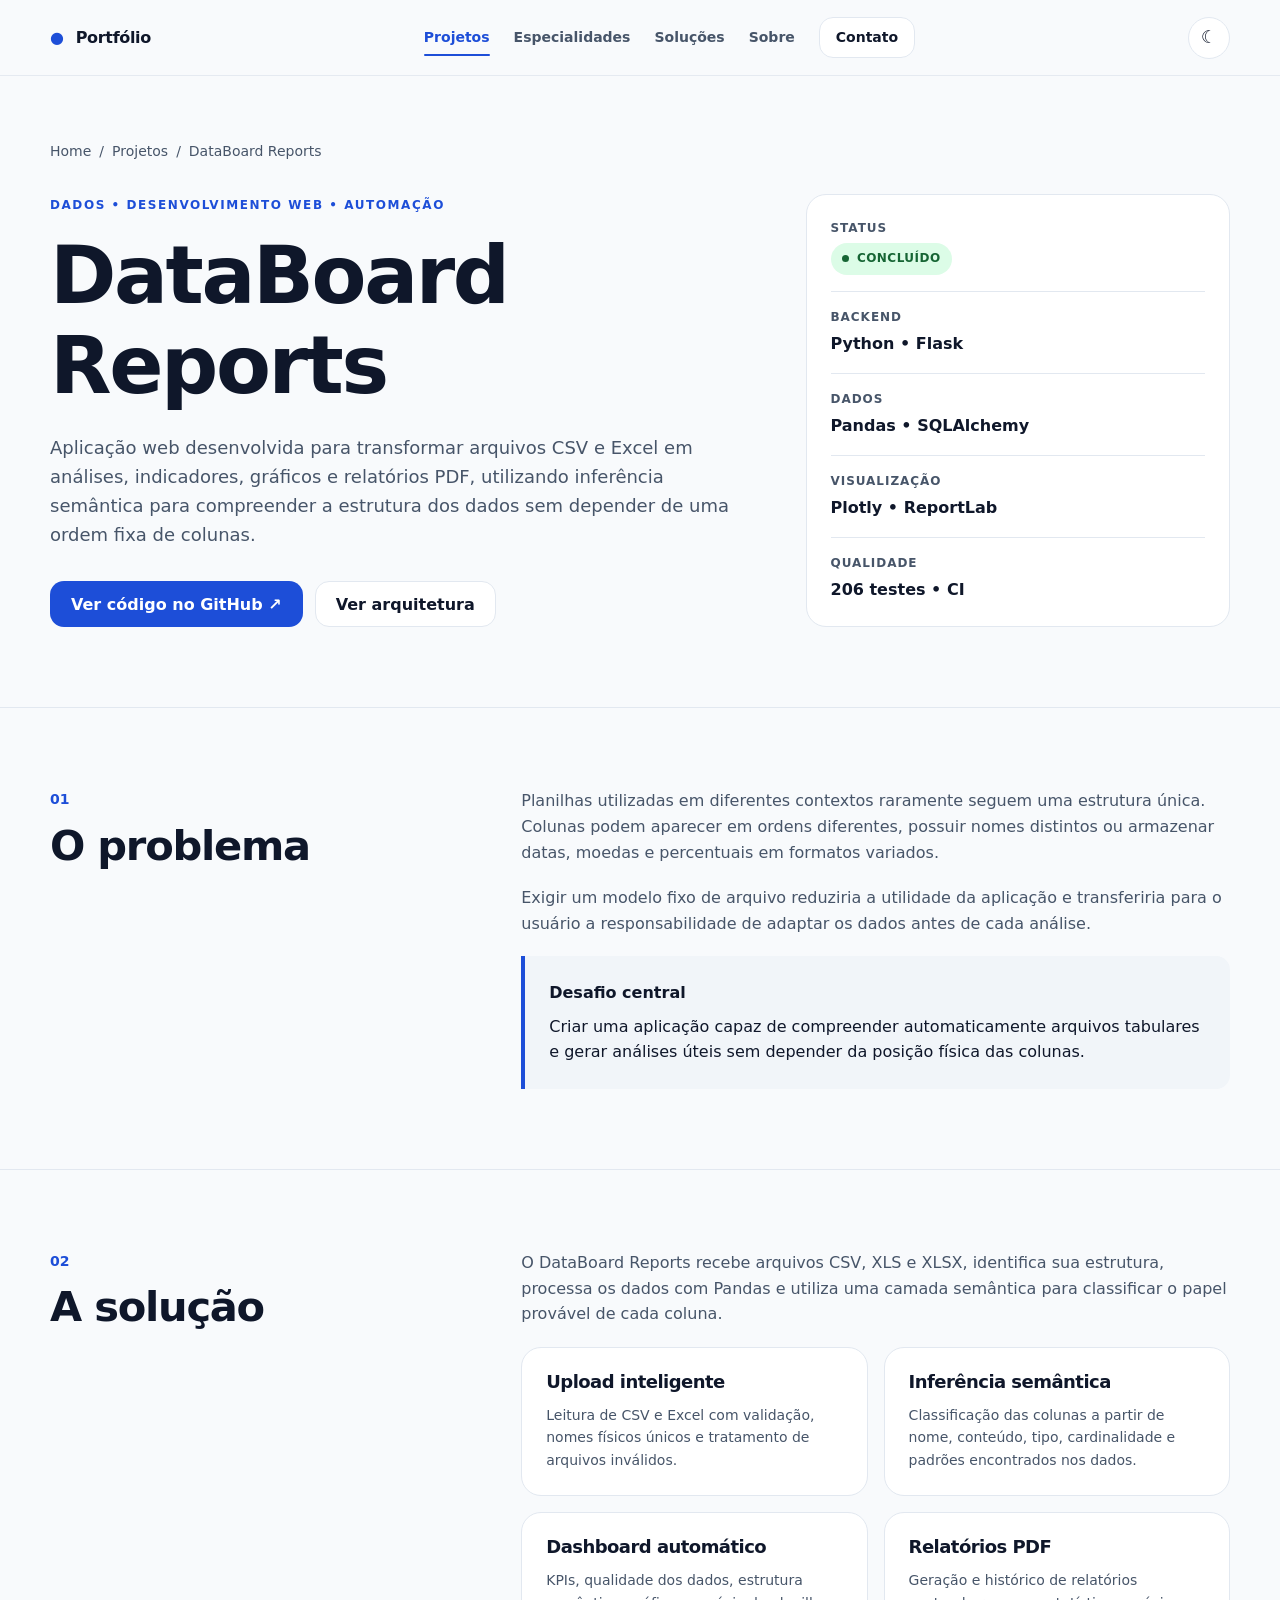
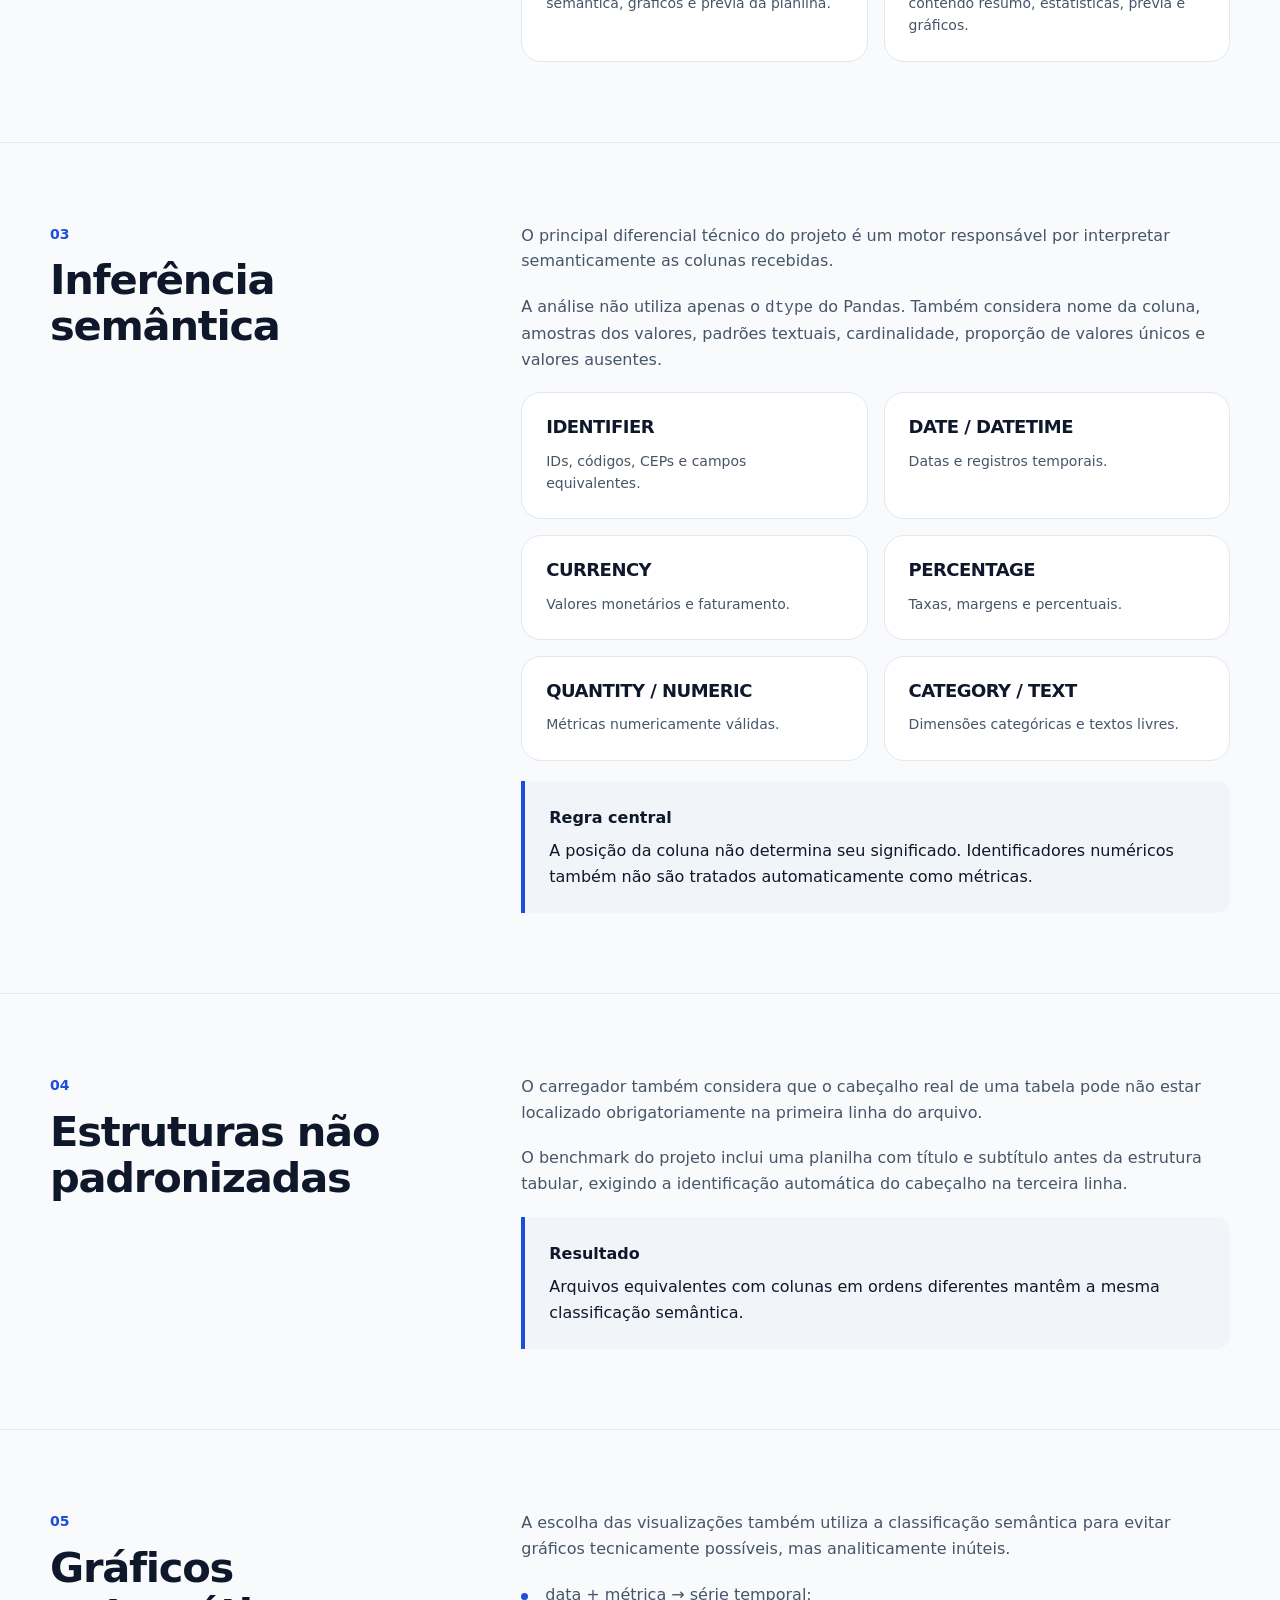
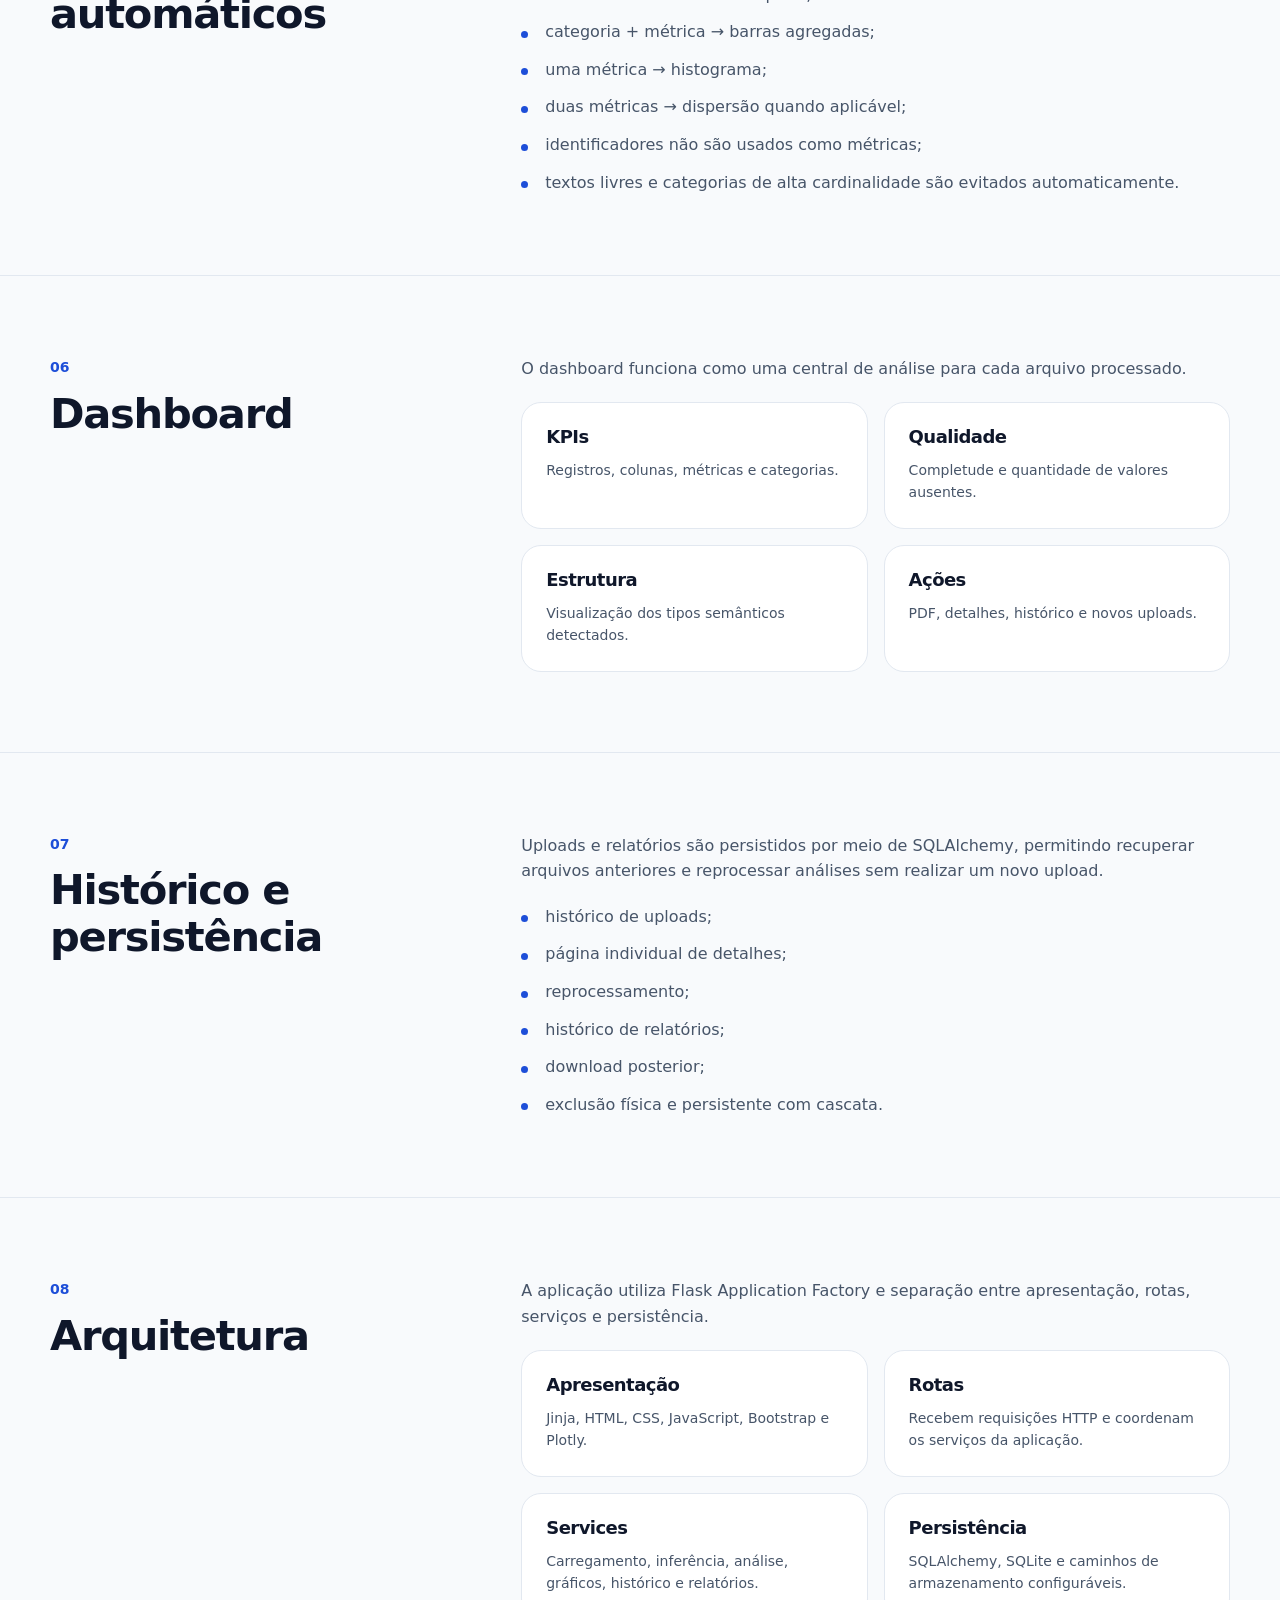
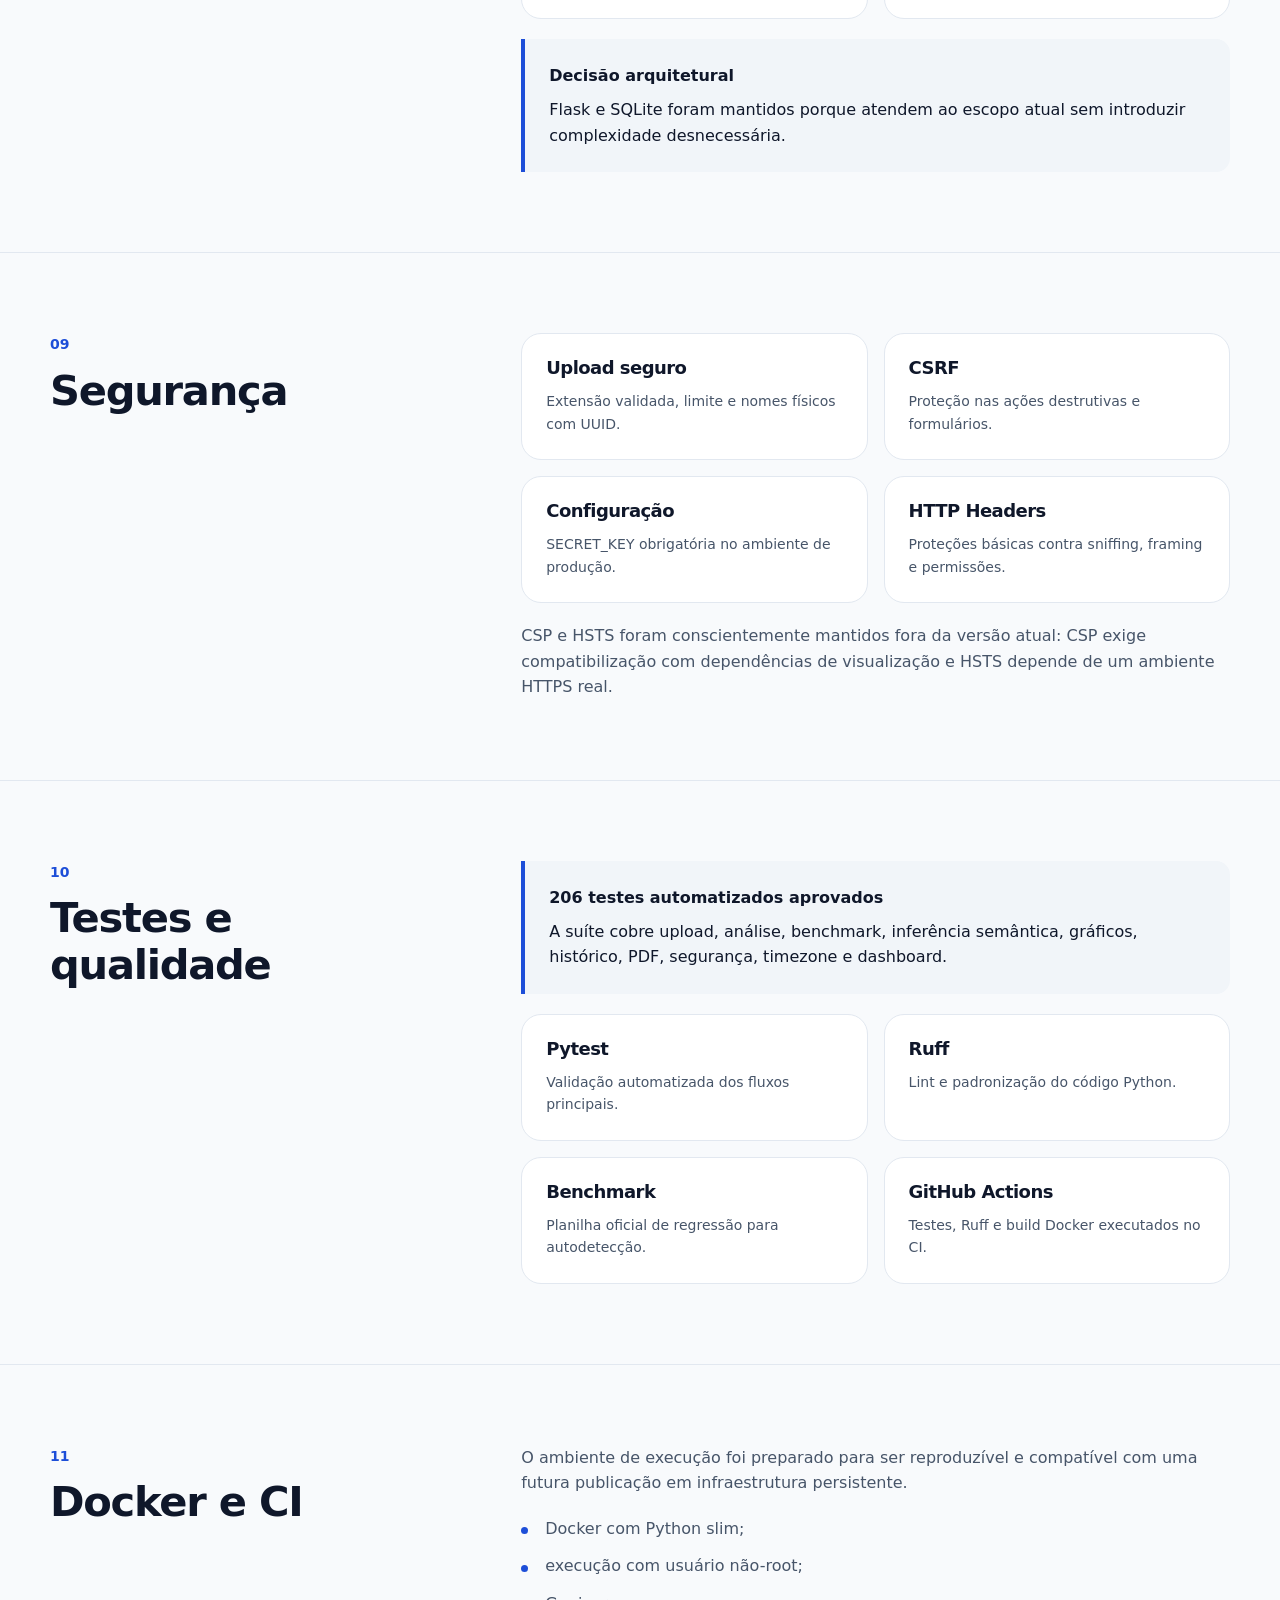
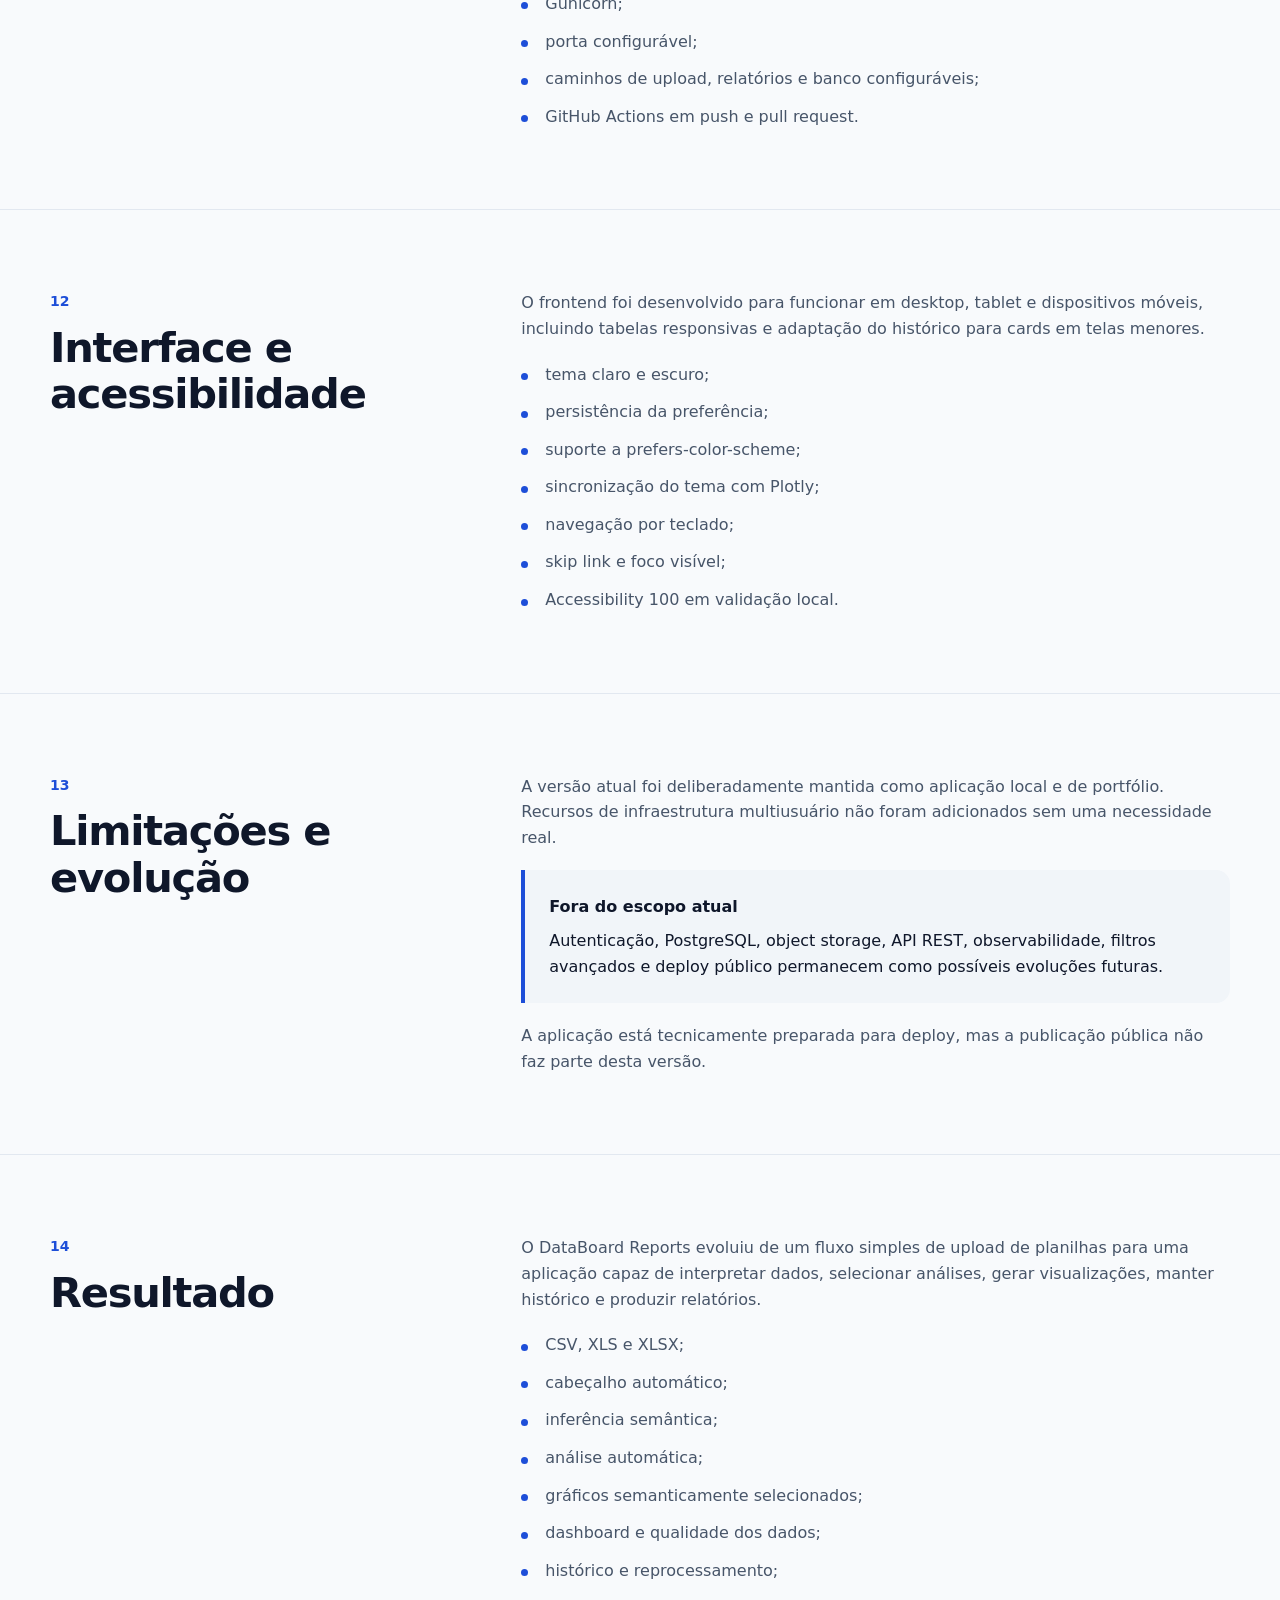
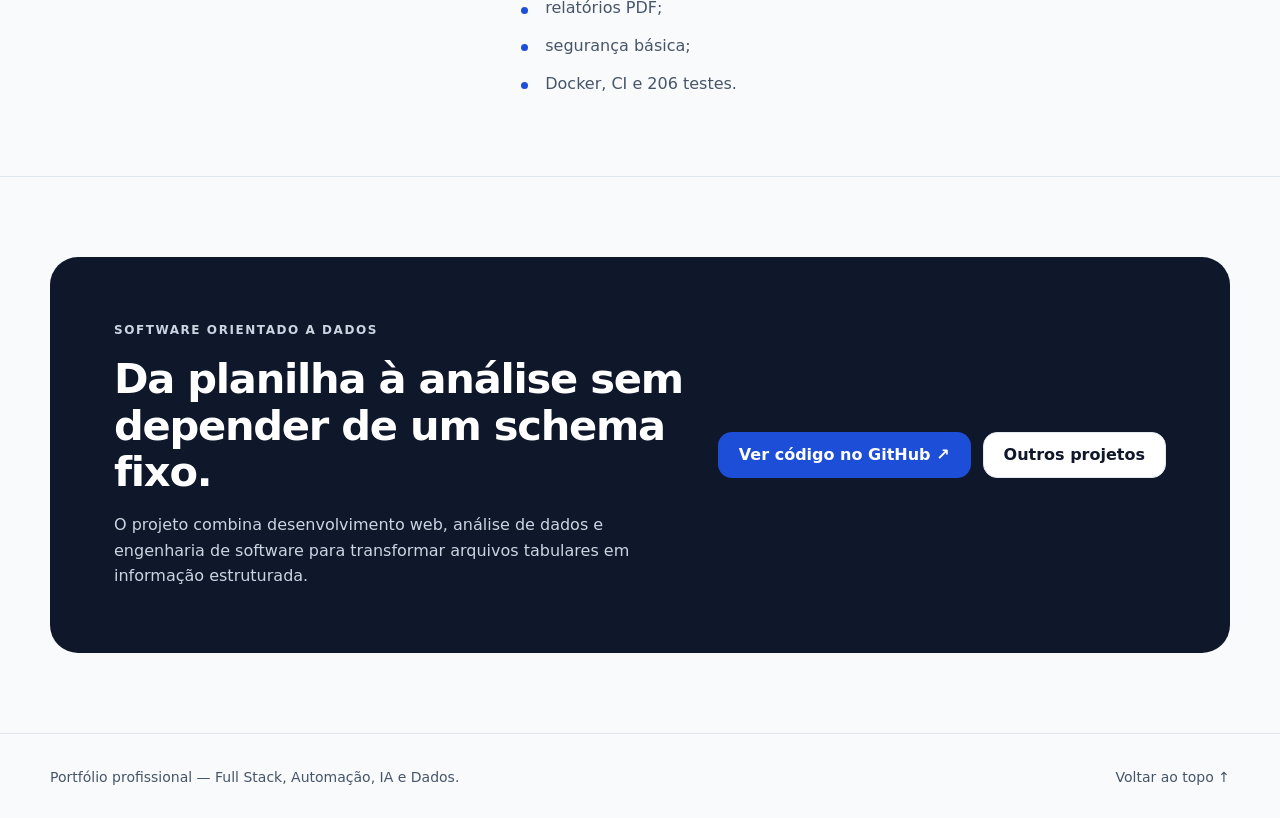
<file: projetos/databoard-reports.html>
<!DOCTYPE html>
<html lang="pt-BR">

<head>

  <meta charset="UTF-8">

  <meta
    name="viewport"
    content="width=device-width, initial-scale=1.0"
  >

  <title>
    DataBoard Reports | Análise Automática de Planilhas
  </title>

  <meta
    name="description"
    content="Case DataBoard Reports: aplicação web em Python e Flask para análise automática de CSV e Excel, inferência semântica, dashboards, gráficos e relatórios PDF."
  >

  <meta
    name="theme-color"
    content="#0f172a"
  >


  <!-- SEO -->

  <link
    rel="canonical"
    href="https://ibermon-portfolio.vercel.app/projetos/databoard-reports.html"
  >

  <meta
    name="robots"
    content="index, follow"
  >


  <!-- OPEN GRAPH -->

  <meta
    property="og:type"
    content="article"
  >

  <meta
    property="og:locale"
    content="pt_BR"
  >

  <meta
    property="og:site_name"
    content="Portfólio Ibermon Junior"
  >

  <meta
    property="og:title"
    content="DataBoard Reports | Análise Automática de Planilhas"
  >

  <meta
    property="og:description"
    content="Aplicação web com Flask e Pandas capaz de interpretar CSV e Excel sem depender de uma ordem fixa de colunas, gerando análises, gráficos e relatórios."
  >

  <meta
    property="og:url"
    content="https://ibermon-portfolio.vercel.app/projetos/databoard-reports.html"
  >

  <meta
    property="og:image"
    content="https://ibermon-portfolio.vercel.app/assets/images/og/portfolio-og.png"
  >

  <meta
    property="og:image:alt"
    content="Portfólio de Ibermon Junior — Desenvolvedor Full Stack, Automação, IA e Dados"
  >


  <!-- X / TWITTER -->

  <meta
    name="twitter:card"
    content="summary_large_image"
  >

  <meta
    name="twitter:title"
    content="DataBoard Reports | Análise Automática de Planilhas"
  >

  <meta
    name="twitter:description"
    content="Flask, Pandas, Plotly, SQLAlchemy, PDF, Docker, CI e inferência semântica aplicada à análise de planilhas."
  >

  <meta
    name="twitter:image"
    content="https://ibermon-portfolio.vercel.app/assets/images/og/portfolio-og.png"
  >

  <meta
    name="twitter:image:alt"
    content="Portfólio de Ibermon Junior — Desenvolvedor Full Stack, Automação, IA e Dados"
  >


  <!-- TEMA -->

  <script>
    (() => {

      const savedTheme =
        localStorage.getItem("portfolio-theme");

      const prefersDark =
        window.matchMedia(
          "(prefers-color-scheme: dark)"
        ).matches;

      const theme =
        savedTheme ||
        (prefersDark ? "dark" : "light");

      document.documentElement
        .setAttribute(
          "data-theme",
          theme
        );

    })();
  </script>


  <!-- CSS -->

  <link
    rel="stylesheet"
    href="../assets/css/variables.css"
  >

  <link
    rel="stylesheet"
    href="../assets/css/reset.css"
  >

  <link
    rel="stylesheet"
    href="../assets/css/base.css"
  >

  <link
    rel="stylesheet"
    href="../assets/css/components.css"
  >

  <link
    rel="stylesheet"
    href="../assets/css/layout.css"
  >

  <link
    rel="stylesheet"
    href="../assets/css/case-study.css"
  >

  <link
    rel="stylesheet"
    href="../assets/css/responsive.css"
  >


  <!-- DADOS ESTRUTURADOS -->

  <script type="application/ld+json">
  {
    "@context": "https://schema.org",
    "@type": "SoftwareApplication",
    "name": "DataBoard Reports",
    "applicationCategory": "BusinessApplication",
    "operatingSystem": "Web",
    "description": "Aplicação web para análise automática de arquivos CSV e Excel, com inferência semântica, dashboards, gráficos e geração de relatórios PDF.",
    "url": "https://ibermon-portfolio.vercel.app/projetos/databoard-reports.html",
    "sameAs": [
      "https://github.com/Ibjunior01/databoard-reports"
    ],
    "author": {
      "@type": "Person",
      "name": "Ibermon Junior",
      "url": "https://ibermon-portfolio.vercel.app/"
    },
    "programmingLanguage": [
      "Python",
      "JavaScript"
    ]
  }
  </script>

</head>


<body id="topo">

  <a
    class="skip-link"
    href="#conteudo-principal"
  >
    Ir para o conteúdo principal
  </a>


  <header
    class="site-header"
    id="site-header"
  ></header>


  <main id="conteudo-principal">


    <!-- HERO -->

    <section class="case-hero">

      <div class="container">


        <div class="case-breadcrumb">

          <a href="../index.html">
            Home
          </a>

          <span aria-hidden="true">
            /
          </span>

          <a href="index.html">
            Projetos
          </a>

          <span aria-hidden="true">
            /
          </span>

          <span>
            DataBoard Reports
          </span>

        </div>


        <div class="case-hero-grid">


          <div>

            <p class="eyebrow">
              Dados • Desenvolvimento Web • Automação
            </p>


            <h1 class="case-title">
              DataBoard Reports
            </h1>


            <p class="case-summary">

              Aplicação web desenvolvida para transformar
              arquivos CSV e Excel em análises, indicadores,
              gráficos e relatórios PDF, utilizando inferência
              semântica para compreender a estrutura dos dados
              sem depender de uma ordem fixa de colunas.

            </p>


            <div
              class="hero-actions"
              style="margin-top: var(--space-8);"
            >

              <a
                class="button button-primary"
                href="https://github.com/Ibjunior01/databoard-reports"
                target="_blank"
                rel="noopener noreferrer"
              >
                Ver código no GitHub ↗
              </a>

              <a
                class="button button-secondary"
                href="#arquitetura"
              >
                Ver arquitetura
              </a>

            </div>

          </div>


          <aside class="case-meta">


            <div class="case-meta-item">

              <span class="case-meta-label">
                Status
              </span>

              <span
                class="status-badge status-concluido"
              >
                Concluído
              </span>

            </div>


            <div class="case-meta-item">

              <span class="case-meta-label">
                Backend
              </span>

              <span class="case-meta-value">
                Python • Flask
              </span>

            </div>


            <div class="case-meta-item">

              <span class="case-meta-label">
                Dados
              </span>

              <span class="case-meta-value">
                Pandas • SQLAlchemy
              </span>

            </div>


            <div class="case-meta-item">

              <span class="case-meta-label">
                Visualização
              </span>

              <span class="case-meta-value">
                Plotly • ReportLab
              </span>

            </div>


            <div class="case-meta-item">

              <span class="case-meta-label">
                Qualidade
              </span>

              <span class="case-meta-value">
                206 testes • CI
              </span>

            </div>


          </aside>

        </div>

      </div>

    </section>



    <!-- 01 PROBLEMA -->

    <section class="case-section">

      <div class="container case-section-grid">

        <div>

          <p class="case-section-number">
            01
          </p>

          <h2 class="case-section-title">
            O problema
          </h2>

        </div>


        <div class="case-content">

          <p>

            Planilhas utilizadas em diferentes contextos
            raramente seguem uma estrutura única.
            Colunas podem aparecer em ordens diferentes,
            possuir nomes distintos ou armazenar datas,
            moedas e percentuais em formatos variados.

          </p>


          <p>

            Exigir um modelo fixo de arquivo reduziria
            a utilidade da aplicação e transferiria para
            o usuário a responsabilidade de adaptar os
            dados antes de cada análise.

          </p>


          <div class="case-highlight">

            <strong>
              Desafio central
            </strong>

            Criar uma aplicação capaz de compreender
            automaticamente arquivos tabulares e gerar
            análises úteis sem depender da posição física
            das colunas.

          </div>

        </div>

      </div>

    </section>



    <!-- 02 SOLUÇÃO -->

    <section class="case-section">

      <div class="container case-section-grid">

        <div>

          <p class="case-section-number">
            02
          </p>

          <h2 class="case-section-title">
            A solução
          </h2>

        </div>


        <div class="case-content">

          <p>

            O DataBoard Reports recebe arquivos CSV,
            XLS e XLSX, identifica sua estrutura,
            processa os dados com Pandas e utiliza
            uma camada semântica para classificar
            o papel provável de cada coluna.

          </p>


          <div class="feature-grid">


            <article class="feature-card">

              <h3>
                Upload inteligente
              </h3>

              <p>
                Leitura de CSV e Excel com validação,
                nomes físicos únicos e tratamento de
                arquivos inválidos.
              </p>

            </article>


            <article class="feature-card">

              <h3>
                Inferência semântica
              </h3>

              <p>
                Classificação das colunas a partir
                de nome, conteúdo, tipo, cardinalidade
                e padrões encontrados nos dados.
              </p>

            </article>


            <article class="feature-card">

              <h3>
                Dashboard automático
              </h3>

              <p>
                KPIs, qualidade dos dados, estrutura
                semântica, gráficos e prévia da planilha.
              </p>

            </article>


            <article class="feature-card">

              <h3>
                Relatórios PDF
              </h3>

              <p>
                Geração e histórico de relatórios
                contendo resumo, estatísticas,
                prévia e gráficos.
              </p>

            </article>


          </div>

        </div>

      </div>

    </section>



    <!-- 03 INFERÊNCIA -->

    <section class="case-section">

      <div class="container case-section-grid">

        <div>

          <p class="case-section-number">
            03
          </p>

          <h2 class="case-section-title">
            Inferência semântica
          </h2>

        </div>


        <div class="case-content">

          <p>

            O principal diferencial técnico do projeto
            é um motor responsável por interpretar
            semanticamente as colunas recebidas.

          </p>


          <p>

            A análise não utiliza apenas o
            <code>dtype</code> do Pandas. Também considera
            nome da coluna, amostras dos valores,
            padrões textuais, cardinalidade, proporção
            de valores únicos e valores ausentes.

          </p>


          <div class="feature-grid">


            <article class="feature-card">
              <h3>IDENTIFIER</h3>
              <p>IDs, códigos, CEPs e campos equivalentes.</p>
            </article>


            <article class="feature-card">
              <h3>DATE / DATETIME</h3>
              <p>Datas e registros temporais.</p>
            </article>


            <article class="feature-card">
              <h3>CURRENCY</h3>
              <p>Valores monetários e faturamento.</p>
            </article>


            <article class="feature-card">
              <h3>PERCENTAGE</h3>
              <p>Taxas, margens e percentuais.</p>
            </article>


            <article class="feature-card">
              <h3>QUANTITY / NUMERIC</h3>
              <p>Métricas numericamente válidas.</p>
            </article>


            <article class="feature-card">
              <h3>CATEGORY / TEXT</h3>
              <p>Dimensões categóricas e textos livres.</p>
            </article>


          </div>


          <div class="case-highlight">

            <strong>
              Regra central
            </strong>

            A posição da coluna não determina seu significado.
            Identificadores numéricos também não são tratados
            automaticamente como métricas.

          </div>

        </div>

      </div>

    </section>



    <!-- 04 CABEÇALHO -->

    <section class="case-section">

      <div class="container case-section-grid">

        <div>

          <p class="case-section-number">
            04
          </p>

          <h2 class="case-section-title">
            Estruturas não padronizadas
          </h2>

        </div>


        <div class="case-content">

          <p>

            O carregador também considera que o cabeçalho
            real de uma tabela pode não estar localizado
            obrigatoriamente na primeira linha do arquivo.

          </p>


          <p>

            O benchmark do projeto inclui uma planilha
            com título e subtítulo antes da estrutura
            tabular, exigindo a identificação automática
            do cabeçalho na terceira linha.

          </p>


          <div class="case-highlight">

            <strong>
              Resultado
            </strong>

            Arquivos equivalentes com colunas em ordens
            diferentes mantêm a mesma classificação
            semântica.

          </div>

        </div>

      </div>

    </section>



    <!-- 05 GRÁFICOS -->

    <section class="case-section">

      <div class="container case-section-grid">

        <div>

          <p class="case-section-number">
            05
          </p>

          <h2 class="case-section-title">
            Gráficos automáticos
          </h2>

        </div>


        <div class="case-content">

          <p>

            A escolha das visualizações também utiliza
            a classificação semântica para evitar gráficos
            tecnicamente possíveis, mas analiticamente inúteis.

          </p>


          <ul class="case-list">

            <li>
              data + métrica → série temporal;
            </li>

            <li>
              categoria + métrica → barras agregadas;
            </li>

            <li>
              uma métrica → histograma;
            </li>

            <li>
              duas métricas → dispersão quando aplicável;
            </li>

            <li>
              identificadores não são usados como métricas;
            </li>

            <li>
              textos livres e categorias de alta cardinalidade
              são evitados automaticamente.
            </li>

          </ul>

        </div>

      </div>

    </section>



    <!-- 06 DASHBOARD -->

    <section class="case-section">

      <div class="container case-section-grid">

        <div>

          <p class="case-section-number">
            06
          </p>

          <h2 class="case-section-title">
            Dashboard
          </h2>

        </div>


        <div class="case-content">

          <p>

            O dashboard funciona como uma central de análise
            para cada arquivo processado.

          </p>


          <div class="feature-grid">


            <article class="feature-card">
              <h3>KPIs</h3>
              <p>Registros, colunas, métricas e categorias.</p>
            </article>


            <article class="feature-card">
              <h3>Qualidade</h3>
              <p>Completude e quantidade de valores ausentes.</p>
            </article>


            <article class="feature-card">
              <h3>Estrutura</h3>
              <p>Visualização dos tipos semânticos detectados.</p>
            </article>


            <article class="feature-card">
              <h3>Ações</h3>
              <p>PDF, detalhes, histórico e novos uploads.</p>
            </article>


          </div>

        </div>

      </div>

    </section>



    <!-- 07 HISTÓRICO -->

    <section class="case-section">

      <div class="container case-section-grid">

        <div>

          <p class="case-section-number">
            07
          </p>

          <h2 class="case-section-title">
            Histórico e persistência
          </h2>

        </div>


        <div class="case-content">

          <p>

            Uploads e relatórios são persistidos por meio
            de SQLAlchemy, permitindo recuperar arquivos
            anteriores e reprocessar análises sem realizar
            um novo upload.

          </p>


          <ul class="case-list">

            <li>
              histórico de uploads;
            </li>

            <li>
              página individual de detalhes;
            </li>

            <li>
              reprocessamento;
            </li>

            <li>
              histórico de relatórios;
            </li>

            <li>
              download posterior;
            </li>

            <li>
              exclusão física e persistente com cascata.
            </li>

          </ul>

        </div>

      </div>

    </section>



    <!-- 08 ARQUITETURA -->

    <section
      class="case-section"
      id="arquitetura"
    >

      <div class="container case-section-grid">

        <div>

          <p class="case-section-number">
            08
          </p>

          <h2 class="case-section-title">
            Arquitetura
          </h2>

        </div>


        <div class="case-content">

          <p>

            A aplicação utiliza Flask Application Factory
            e separação entre apresentação, rotas,
            serviços e persistência.

          </p>


          <div class="feature-grid">


            <article class="feature-card">

              <h3>
                Apresentação
              </h3>

              <p>
                Jinja, HTML, CSS, JavaScript,
                Bootstrap e Plotly.
              </p>

            </article>


            <article class="feature-card">

              <h3>
                Rotas
              </h3>

              <p>
                Recebem requisições HTTP e coordenam
                os serviços da aplicação.
              </p>

            </article>


            <article class="feature-card">

              <h3>
                Services
              </h3>

              <p>
                Carregamento, inferência, análise,
                gráficos, histórico e relatórios.
              </p>

            </article>


            <article class="feature-card">

              <h3>
                Persistência
              </h3>

              <p>
                SQLAlchemy, SQLite e caminhos de
                armazenamento configuráveis.
              </p>

            </article>


          </div>


          <div class="case-highlight">

            <strong>
              Decisão arquitetural
            </strong>

            Flask e SQLite foram mantidos porque atendem
            ao escopo atual sem introduzir complexidade
            desnecessária.

          </div>

        </div>

      </div>

    </section>



    <!-- 09 SEGURANÇA -->

    <section class="case-section">

      <div class="container case-section-grid">

        <div>

          <p class="case-section-number">
            09
          </p>

          <h2 class="case-section-title">
            Segurança
          </h2>

        </div>


        <div class="case-content">

          <div class="feature-grid">


            <article class="feature-card">
              <h3>Upload seguro</h3>
              <p>Extensão validada, limite e nomes físicos com UUID.</p>
            </article>


            <article class="feature-card">
              <h3>CSRF</h3>
              <p>Proteção nas ações destrutivas e formulários.</p>
            </article>


            <article class="feature-card">
              <h3>Configuração</h3>
              <p>SECRET_KEY obrigatória no ambiente de produção.</p>
            </article>


            <article class="feature-card">
              <h3>HTTP Headers</h3>
              <p>Proteções básicas contra sniffing, framing e permissões.</p>
            </article>


          </div>


          <p>

            CSP e HSTS foram conscientemente mantidos fora
            da versão atual: CSP exige compatibilização
            com dependências de visualização e HSTS depende
            de um ambiente HTTPS real.

          </p>

        </div>

      </div>

    </section>



    <!-- 10 TESTES -->

    <section class="case-section">

      <div class="container case-section-grid">

        <div>

          <p class="case-section-number">
            10
          </p>

          <h2 class="case-section-title">
            Testes e qualidade
          </h2>

        </div>


        <div class="case-content">

          <div class="case-highlight">

            <strong>
              206 testes automatizados aprovados
            </strong>

            A suíte cobre upload, análise, benchmark,
            inferência semântica, gráficos, histórico,
            PDF, segurança, timezone e dashboard.

          </div>


          <div class="feature-grid">


            <article class="feature-card">
              <h3>Pytest</h3>
              <p>Validação automatizada dos fluxos principais.</p>
            </article>


            <article class="feature-card">
              <h3>Ruff</h3>
              <p>Lint e padronização do código Python.</p>
            </article>


            <article class="feature-card">
              <h3>Benchmark</h3>
              <p>Planilha oficial de regressão para autodetecção.</p>
            </article>


            <article class="feature-card">
              <h3>GitHub Actions</h3>
              <p>Testes, Ruff e build Docker executados no CI.</p>
            </article>


          </div>

        </div>

      </div>

    </section>



    <!-- 11 DEVOPS -->

    <section class="case-section">

      <div class="container case-section-grid">

        <div>

          <p class="case-section-number">
            11
          </p>

          <h2 class="case-section-title">
            Docker e CI
          </h2>

        </div>


        <div class="case-content">

          <p>

            O ambiente de execução foi preparado para ser
            reproduzível e compatível com uma futura
            publicação em infraestrutura persistente.

          </p>


          <ul class="case-list">

            <li>
              Docker com Python slim;
            </li>

            <li>
              execução com usuário não-root;
            </li>

            <li>
              Gunicorn;
            </li>

            <li>
              porta configurável;
            </li>

            <li>
              caminhos de upload, relatórios e banco configuráveis;
            </li>

            <li>
              GitHub Actions em push e pull request.
            </li>

          </ul>

        </div>

      </div>

    </section>



    <!-- 12 UX -->

    <section class="case-section">

      <div class="container case-section-grid">

        <div>

          <p class="case-section-number">
            12
          </p>

          <h2 class="case-section-title">
            Interface e acessibilidade
          </h2>

        </div>


        <div class="case-content">

          <p>

            O frontend foi desenvolvido para funcionar
            em desktop, tablet e dispositivos móveis,
            incluindo tabelas responsivas e adaptação
            do histórico para cards em telas menores.

          </p>


          <ul class="case-list">

            <li>
              tema claro e escuro;
            </li>

            <li>
              persistência da preferência;
            </li>

            <li>
              suporte a prefers-color-scheme;
            </li>

            <li>
              sincronização do tema com Plotly;
            </li>

            <li>
              navegação por teclado;
            </li>

            <li>
              skip link e foco visível;
            </li>

            <li>
              Accessibility 100 em validação local.
            </li>

          </ul>

        </div>

      </div>

    </section>



    <!-- 13 LIMITAÇÕES -->

    <section class="case-section">

      <div class="container case-section-grid">

        <div>

          <p class="case-section-number">
            13
          </p>

          <h2 class="case-section-title">
            Limitações e evolução
          </h2>

        </div>


        <div class="case-content">

          <p>

            A versão atual foi deliberadamente mantida
            como aplicação local e de portfólio.
            Recursos de infraestrutura multiusuário
            não foram adicionados sem uma necessidade real.

          </p>


          <div class="case-highlight">

            <strong>
              Fora do escopo atual
            </strong>

            Autenticação, PostgreSQL, object storage,
            API REST, observabilidade, filtros avançados
            e deploy público permanecem como possíveis
            evoluções futuras.

          </div>


          <p>

            A aplicação está tecnicamente preparada
            para deploy, mas a publicação pública
            não faz parte desta versão.

          </p>

        </div>

      </div>

    </section>



    <!-- 14 RESULTADO -->

    <section class="case-section">

      <div class="container case-section-grid">

        <div>

          <p class="case-section-number">
            14
          </p>

          <h2 class="case-section-title">
            Resultado
          </h2>

        </div>


        <div class="case-content">

          <p>

            O DataBoard Reports evoluiu de um fluxo
            simples de upload de planilhas para uma
            aplicação capaz de interpretar dados,
            selecionar análises, gerar visualizações,
            manter histórico e produzir relatórios.

          </p>


          <ul class="case-list">

            <li>
              CSV, XLS e XLSX;
            </li>

            <li>
              cabeçalho automático;
            </li>

            <li>
              inferência semântica;
            </li>

            <li>
              análise automática;
            </li>

            <li>
              gráficos semanticamente selecionados;
            </li>

            <li>
              dashboard e qualidade dos dados;
            </li>

            <li>
              histórico e reprocessamento;
            </li>

            <li>
              relatórios PDF;
            </li>

            <li>
              segurança básica;
            </li>

            <li>
              Docker, CI e 206 testes.
            </li>

          </ul>

        </div>

      </div>

    </section>



    <!-- FINAL -->

    <section class="case-final">

      <div class="container">

        <div class="case-final-card">

          <div>

            <p class="eyebrow">
              Software orientado a dados
            </p>

            <h2>
              Da planilha à análise sem depender
              de um schema fixo.
            </h2>

            <p>

              O projeto combina desenvolvimento web,
              análise de dados e engenharia de software
              para transformar arquivos tabulares em
              informação estruturada.

            </p>

          </div>


          <div class="case-final-actions">

            <a
              class="button button-primary"
              href="https://github.com/Ibjunior01/databoard-reports"
              target="_blank"
              rel="noopener noreferrer"
            >
              Ver código no GitHub ↗
            </a>

            <a
              class="button button-secondary"
              href="index.html"
            >
              Outros projetos
            </a>

          </div>

        </div>

      </div>

    </section>


  </main>



  <!-- FOOTER -->

  <footer class="site-footer">

    <div class="container footer-inner">

      <p>
        Portfólio profissional —
        Full Stack, Automação, IA e Dados.
      </p>

      <a href="#topo">
        Voltar ao topo ↑
      </a>

    </div>

  </footer>



  <!-- JS -->

  <script src="../assets/js/header.js"></script>
  <script src="../assets/js/navigation.js"></script>
  <script src="../assets/js/main.js"></script>


</body>

</html>
</file>
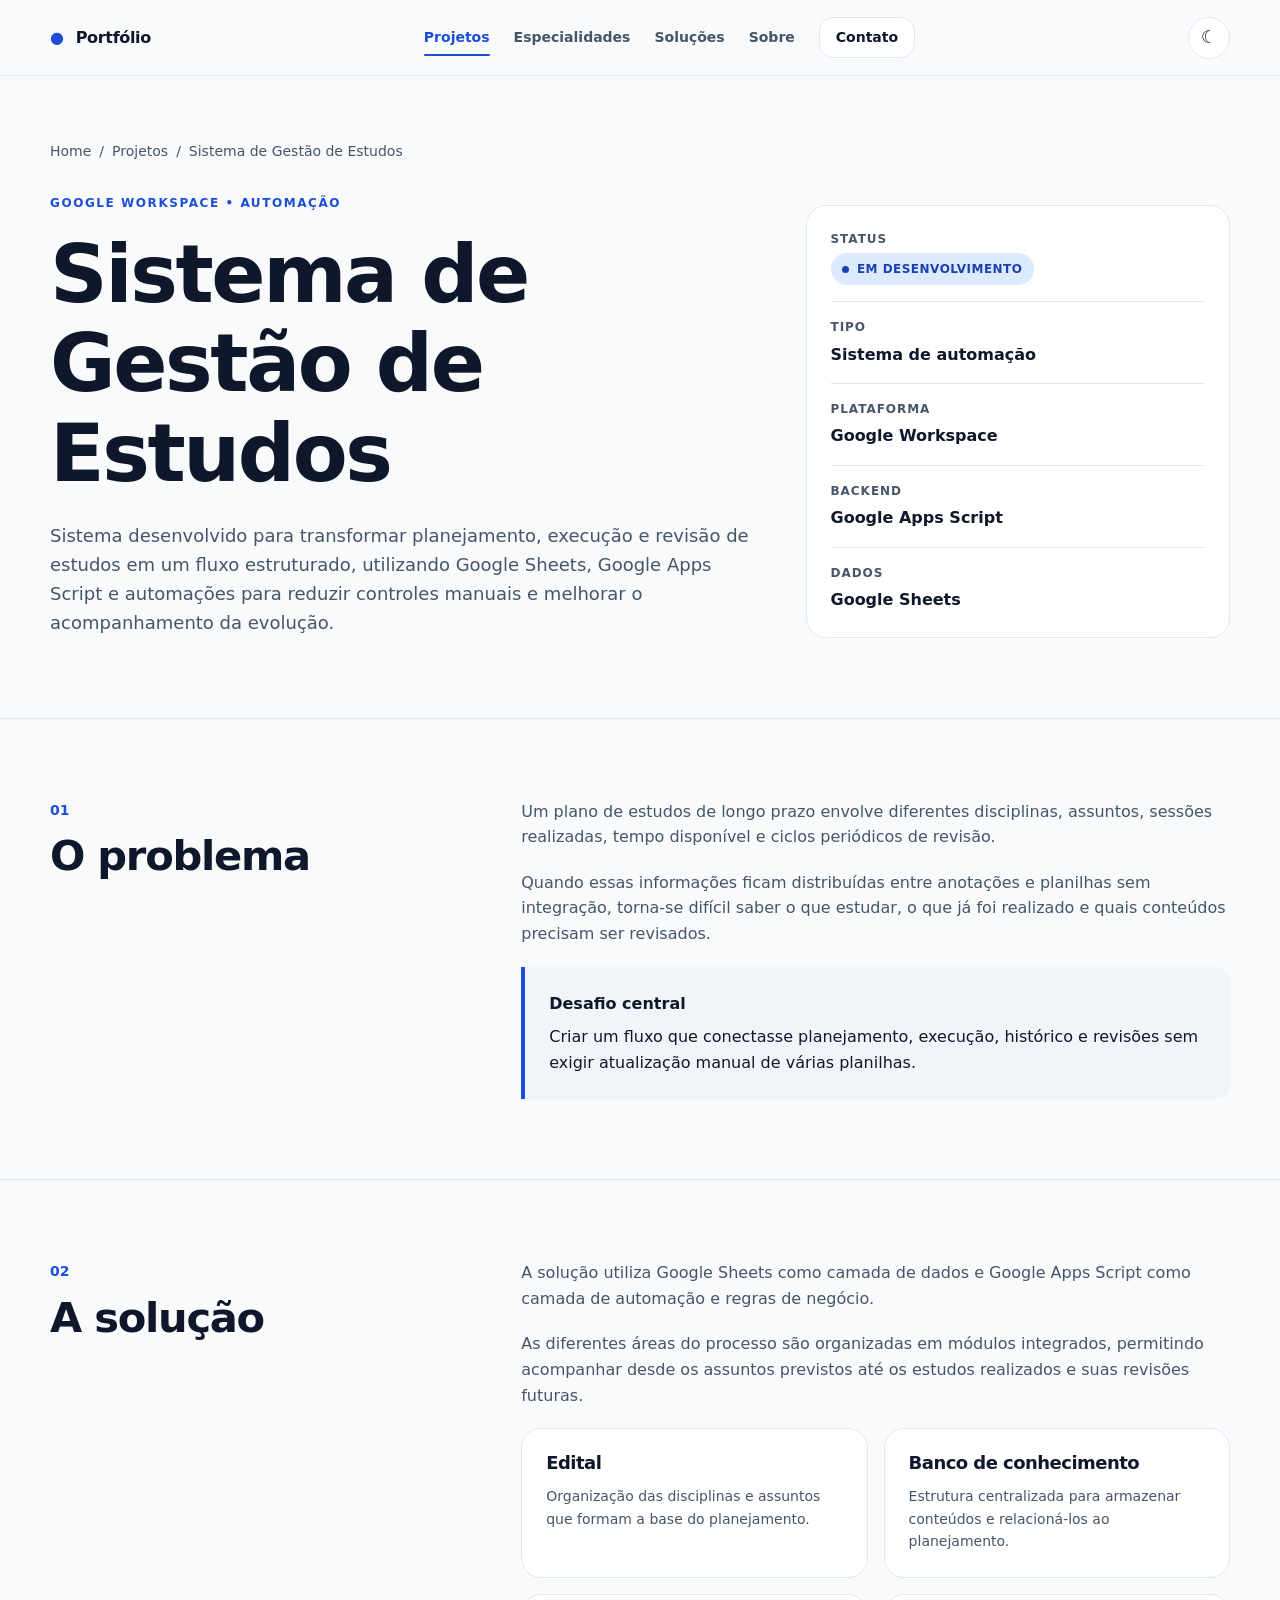
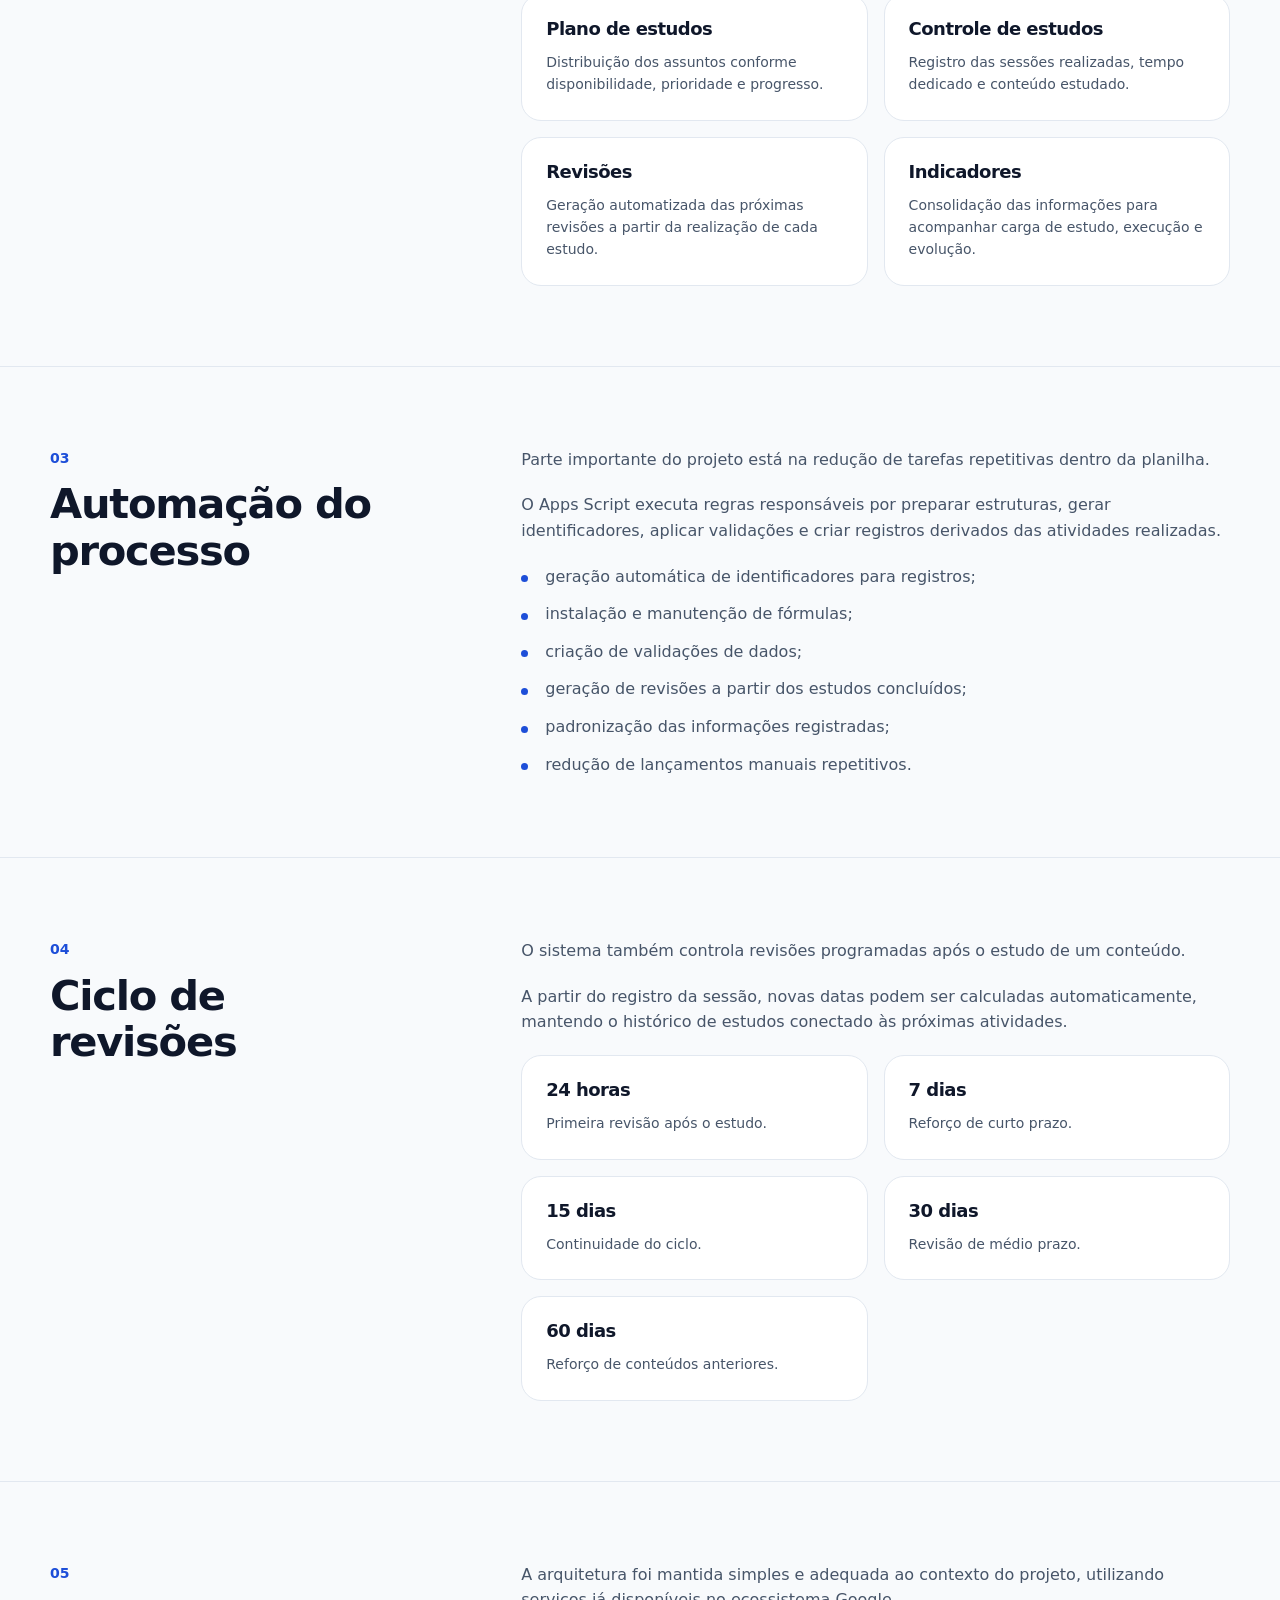
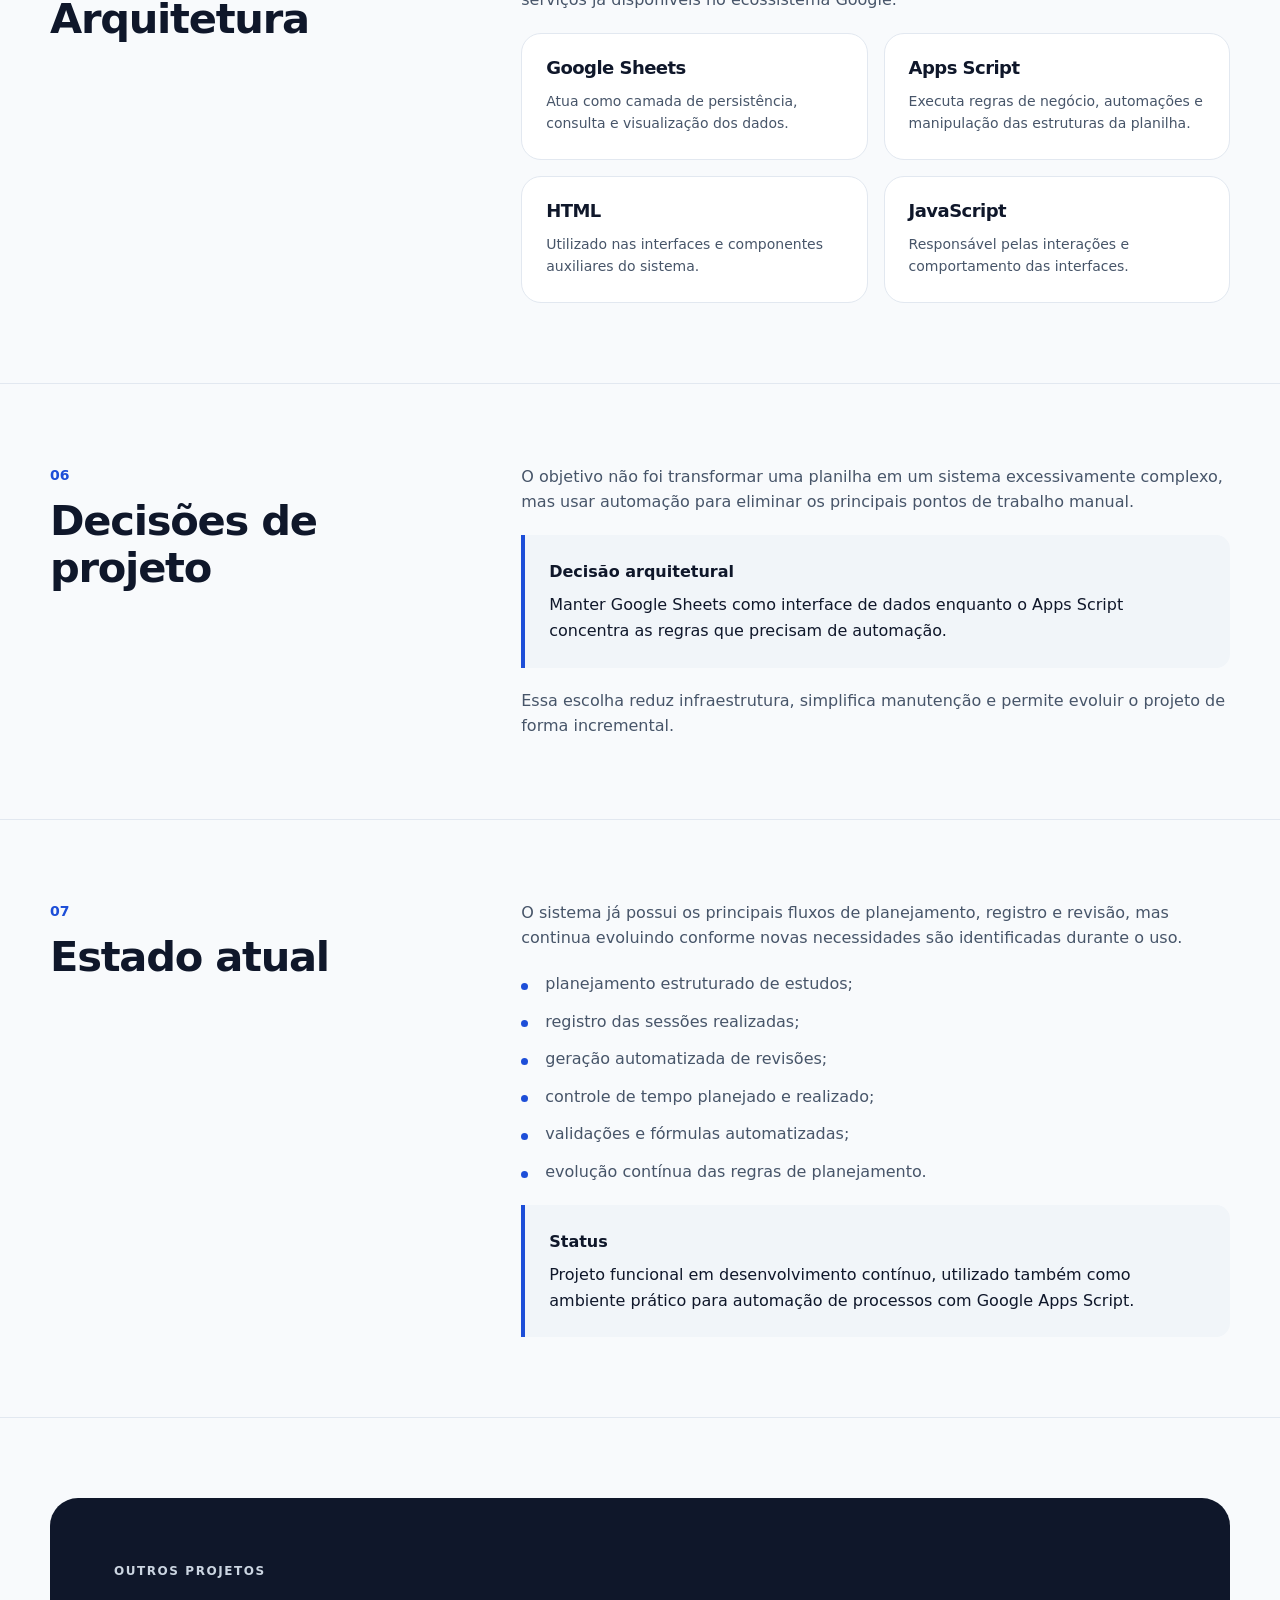
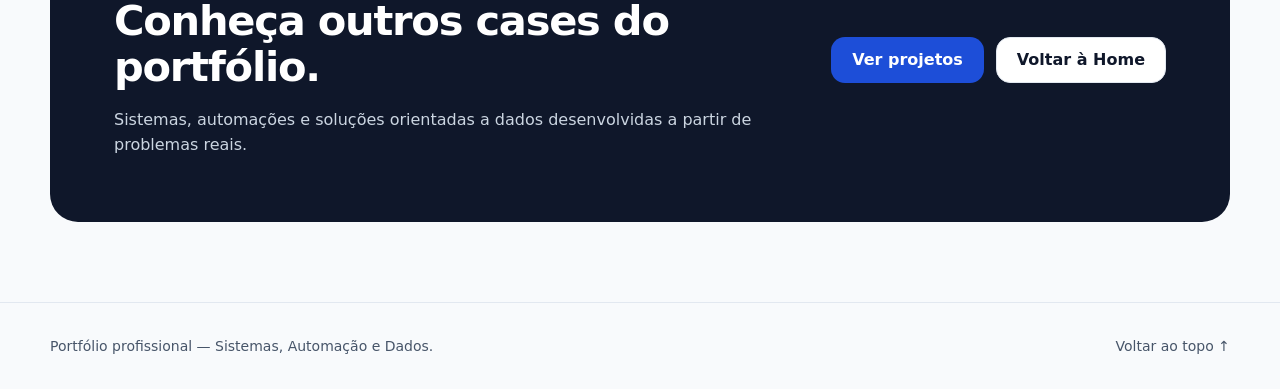
<file: projetos/gestao-estudos.html>
<!DOCTYPE html>
<html lang="pt-BR">

<head>

  <meta charset="UTF-8">

  <meta
    name="viewport"
    content="width=device-width, initial-scale=1.0"
  >

  <meta
    name="description"
    content="Case Sistema de Gestão de Estudos — solução desenvolvida com Google Sheets e Apps Script para planejamento, acompanhamento e revisão de estudos."
  >

  <meta
    name="theme-color"
    content="#f8fafc"
  >

  <title>
    Sistema de Gestão de Estudos | Case de Automação
  </title>


  <!-- TEMA -->

  <script>
    (() => {

      const savedTheme =
        localStorage.getItem("portfolio-theme");

      const prefersDark =
        window.matchMedia(
          "(prefers-color-scheme: dark)"
        ).matches;

      const theme =
        savedTheme ||
        (prefersDark ? "dark" : "light");

      document.documentElement
        .setAttribute(
          "data-theme",
          theme
        );

    })();
  </script>


  <!-- CSS -->

  <link
    rel="stylesheet"
    href="../assets/css/variables.css"
  >

  <link
    rel="stylesheet"
    href="../assets/css/reset.css"
  >

  <link
    rel="stylesheet"
    href="../assets/css/base.css"
  >

  <link
    rel="stylesheet"
    href="../assets/css/components.css"
  >

  <link
    rel="stylesheet"
    href="../assets/css/layout.css"
  >

  <link
    rel="stylesheet"
    href="../assets/css/case-study.css"
  >

  <link
    rel="stylesheet"
    href="../assets/css/responsive.css"
  >

</head>


<body id="topo">

  <a
    class="skip-link"
    href="#conteudo-principal"
  >
    Ir para o conteúdo principal
  </a>


  <!-- HEADER -->

  <header
    class="site-header"
    id="site-header"
  ></header>


  <main id="conteudo-principal">


    <!-- HERO -->

    <section class="case-hero">

      <div class="container">


        <div class="case-breadcrumb">

          <a href="../index.html">
            Home
          </a>

          <span aria-hidden="true">
            /
          </span>

          <a href="index.html">
            Projetos
          </a>

          <span aria-hidden="true">
            /
          </span>

          <span>
            Sistema de Gestão de Estudos
          </span>

        </div>


        <div class="case-hero-grid">


          <div>

            <p class="eyebrow">
              Google Workspace • Automação
            </p>


            <h1 class="case-title">
              Sistema de Gestão de Estudos
            </h1>


            <p class="case-summary">

              Sistema desenvolvido para transformar
              planejamento, execução e revisão de estudos
              em um fluxo estruturado, utilizando
              Google Sheets, Google Apps Script e
              automações para reduzir controles manuais
              e melhorar o acompanhamento da evolução.

            </p>

          </div>


          <aside class="case-meta">


            <div class="case-meta-item">

              <span class="case-meta-label">
                Status
              </span>

              <span
                class="status-badge status-desenvolvimento"
              >
                Em desenvolvimento
              </span>

            </div>


            <div class="case-meta-item">

              <span class="case-meta-label">
                Tipo
              </span>

              <span class="case-meta-value">
                Sistema de automação
              </span>

            </div>


            <div class="case-meta-item">

              <span class="case-meta-label">
                Plataforma
              </span>

              <span class="case-meta-value">
                Google Workspace
              </span>

            </div>


            <div class="case-meta-item">

              <span class="case-meta-label">
                Backend
              </span>

              <span class="case-meta-value">
                Google Apps Script
              </span>

            </div>


            <div class="case-meta-item">

              <span class="case-meta-label">
                Dados
              </span>

              <span class="case-meta-value">
                Google Sheets
              </span>

            </div>


          </aside>

        </div>

      </div>

    </section>



    <!-- 01 PROBLEMA -->

    <section class="case-section">

      <div class="container case-section-grid">


        <div>

          <p class="case-section-number">
            01
          </p>

          <h2 class="case-section-title">
            O problema
          </h2>

        </div>


        <div class="case-content">

          <p>

            Um plano de estudos de longo prazo envolve
            diferentes disciplinas, assuntos, sessões
            realizadas, tempo disponível e ciclos
            periódicos de revisão.

          </p>


          <p>

            Quando essas informações ficam distribuídas
            entre anotações e planilhas sem integração,
            torna-se difícil saber o que estudar,
            o que já foi realizado e quais conteúdos
            precisam ser revisados.

          </p>


          <div class="case-highlight">

            <strong>
              Desafio central
            </strong>

            Criar um fluxo que conectasse planejamento,
            execução, histórico e revisões sem exigir
            atualização manual de várias planilhas.

          </div>

        </div>

      </div>

    </section>



    <!-- 02 SOLUÇÃO -->

    <section class="case-section">

      <div class="container case-section-grid">


        <div>

          <p class="case-section-number">
            02
          </p>

          <h2 class="case-section-title">
            A solução
          </h2>

        </div>


        <div class="case-content">

          <p>

            A solução utiliza Google Sheets como camada
            de dados e Google Apps Script como camada
            de automação e regras de negócio.

          </p>


          <p>

            As diferentes áreas do processo são
            organizadas em módulos integrados,
            permitindo acompanhar desde os assuntos
            previstos até os estudos realizados
            e suas revisões futuras.

          </p>


          <div class="feature-grid">


            <article class="feature-card">

              <h3>
                Edital
              </h3>

              <p>

                Organização das disciplinas e assuntos
                que formam a base do planejamento.

              </p>

            </article>


            <article class="feature-card">

              <h3>
                Banco de conhecimento
              </h3>

              <p>

                Estrutura centralizada para armazenar
                conteúdos e relacioná-los ao planejamento.

              </p>

            </article>


            <article class="feature-card">

              <h3>
                Plano de estudos
              </h3>

              <p>

                Distribuição dos assuntos conforme
                disponibilidade, prioridade e progresso.

              </p>

            </article>


            <article class="feature-card">

              <h3>
                Controle de estudos
              </h3>

              <p>

                Registro das sessões realizadas,
                tempo dedicado e conteúdo estudado.

              </p>

            </article>


            <article class="feature-card">

              <h3>
                Revisões
              </h3>

              <p>

                Geração automatizada das próximas
                revisões a partir da realização
                de cada estudo.

              </p>

            </article>


            <article class="feature-card">

              <h3>
                Indicadores
              </h3>

              <p>

                Consolidação das informações para
                acompanhar carga de estudo,
                execução e evolução.

              </p>

            </article>


          </div>

        </div>

      </div>

    </section>



    <!-- 03 AUTOMAÇÃO -->

    <section class="case-section">

      <div class="container case-section-grid">


        <div>

          <p class="case-section-number">
            03
          </p>

          <h2 class="case-section-title">
            Automação do processo
          </h2>

        </div>


        <div class="case-content">

          <p>

            Parte importante do projeto está na redução
            de tarefas repetitivas dentro da planilha.

          </p>


          <p>

            O Apps Script executa regras responsáveis
            por preparar estruturas, gerar identificadores,
            aplicar validações e criar registros derivados
            das atividades realizadas.

          </p>


          <ul class="case-list">

            <li>
              geração automática de identificadores
              para registros;
            </li>

            <li>
              instalação e manutenção de fórmulas;
            </li>

            <li>
              criação de validações de dados;
            </li>

            <li>
              geração de revisões a partir
              dos estudos concluídos;
            </li>

            <li>
              padronização das informações
              registradas;
            </li>

            <li>
              redução de lançamentos manuais
              repetitivos.
            </li>

          </ul>

        </div>

      </div>

    </section>



    <!-- 04 REVISÕES -->

    <section class="case-section">

      <div class="container case-section-grid">


        <div>

          <p class="case-section-number">
            04
          </p>

          <h2 class="case-section-title">
            Ciclo de revisões
          </h2>

        </div>


        <div class="case-content">

          <p>

            O sistema também controla revisões
            programadas após o estudo de um conteúdo.

          </p>


          <p>

            A partir do registro da sessão,
            novas datas podem ser calculadas
            automaticamente, mantendo o histórico
            de estudos conectado às próximas
            atividades.

          </p>


          <div class="feature-grid">


            <article class="feature-card">

              <h3>
                24 horas
              </h3>

              <p>
                Primeira revisão após o estudo.
              </p>

            </article>


            <article class="feature-card">

              <h3>
                7 dias
              </h3>

              <p>
                Reforço de curto prazo.
              </p>

            </article>


            <article class="feature-card">

              <h3>
                15 dias
              </h3>

              <p>
                Continuidade do ciclo.
              </p>

            </article>


            <article class="feature-card">

              <h3>
                30 dias
              </h3>

              <p>
                Revisão de médio prazo.
              </p>

            </article>


            <article class="feature-card">

              <h3>
                60 dias
              </h3>

              <p>
                Reforço de conteúdos anteriores.
              </p>

            </article>


          </div>

        </div>

      </div>

    </section>



    <!-- 05 ARQUITETURA -->

    <section
      class="case-section"
      id="arquitetura"
    >

      <div class="container case-section-grid">


        <div>

          <p class="case-section-number">
            05
          </p>

          <h2 class="case-section-title">
            Arquitetura
          </h2>

        </div>


        <div class="case-content">

          <p>

            A arquitetura foi mantida simples e adequada
            ao contexto do projeto, utilizando serviços
            já disponíveis no ecossistema Google.

          </p>


          <div class="feature-grid">


            <article class="feature-card">

              <h3>
                Google Sheets
              </h3>

              <p>

                Atua como camada de persistência,
                consulta e visualização dos dados.

              </p>

            </article>


            <article class="feature-card">

              <h3>
                Apps Script
              </h3>

              <p>

                Executa regras de negócio,
                automações e manipulação
                das estruturas da planilha.

              </p>

            </article>


            <article class="feature-card">

              <h3>
                HTML
              </h3>

              <p>

                Utilizado nas interfaces e componentes
                auxiliares do sistema.

              </p>

            </article>


            <article class="feature-card">

              <h3>
                JavaScript
              </h3>

              <p>

                Responsável pelas interações
                e comportamento das interfaces.

              </p>

            </article>


          </div>

        </div>

      </div>

    </section>



    <!-- 06 DECISÕES -->

    <section class="case-section">

      <div class="container case-section-grid">


        <div>

          <p class="case-section-number">
            06
          </p>

          <h2 class="case-section-title">
            Decisões de projeto
          </h2>

        </div>


        <div class="case-content">

          <p>

            O objetivo não foi transformar uma planilha
            em um sistema excessivamente complexo,
            mas usar automação para eliminar os principais
            pontos de trabalho manual.

          </p>


          <div class="case-highlight">

            <strong>
              Decisão arquitetural
            </strong>

            Manter Google Sheets como interface de dados
            enquanto o Apps Script concentra as regras
            que precisam de automação.

          </div>


          <p>

            Essa escolha reduz infraestrutura,
            simplifica manutenção e permite evoluir
            o projeto de forma incremental.

          </p>

        </div>

      </div>

    </section>



    <!-- 07 STATUS -->

    <section class="case-section">

      <div class="container case-section-grid">


        <div>

          <p class="case-section-number">
            07
          </p>

          <h2 class="case-section-title">
            Estado atual
          </h2>

        </div>


        <div class="case-content">

          <p>

            O sistema já possui os principais fluxos
            de planejamento, registro e revisão,
            mas continua evoluindo conforme novas
            necessidades são identificadas durante
            o uso.

          </p>


          <ul class="case-list">

            <li>
              planejamento estruturado de estudos;
            </li>

            <li>
              registro das sessões realizadas;
            </li>

            <li>
              geração automatizada de revisões;
            </li>

            <li>
              controle de tempo planejado e realizado;
            </li>

            <li>
              validações e fórmulas automatizadas;
            </li>

            <li>
              evolução contínua das regras
              de planejamento.
            </li>

          </ul>


          <div class="case-highlight">

            <strong>
              Status
            </strong>

            Projeto funcional em desenvolvimento contínuo,
            utilizado também como ambiente prático para
            automação de processos com Google Apps Script.

          </div>

        </div>

      </div>

    </section>



    <!-- FINAL -->

    <section class="case-final">

      <div class="container">

        <div class="case-final-card">


          <div>

            <p class="eyebrow">
              Outros projetos
            </p>

            <h2>
              Conheça outros cases do portfólio.
            </h2>

            <p>

              Sistemas, automações e soluções
              orientadas a dados desenvolvidas
              a partir de problemas reais.

            </p>

          </div>


          <div class="case-final-actions">

            <a
              class="button button-primary"
              href="index.html"
            >
              Ver projetos
            </a>

            <a
              class="button button-secondary"
              href="../index.html"
            >
              Voltar à Home
            </a>

          </div>


        </div>

      </div>

    </section>


  </main>



  <!-- FOOTER -->

  <footer class="site-footer">

    <div class="container footer-inner">

      <p>
        Portfólio profissional —
        Sistemas, Automação e Dados.
      </p>

      <a href="#topo">
        Voltar ao topo ↑
      </a>

    </div>

  </footer>



  <!-- JS -->

  <script src="../assets/js/header.js"></script>
  <script src="../assets/js/navigation.js"></script>
  <script src="../assets/js/main.js"></script>


</body>

</html>
</file>
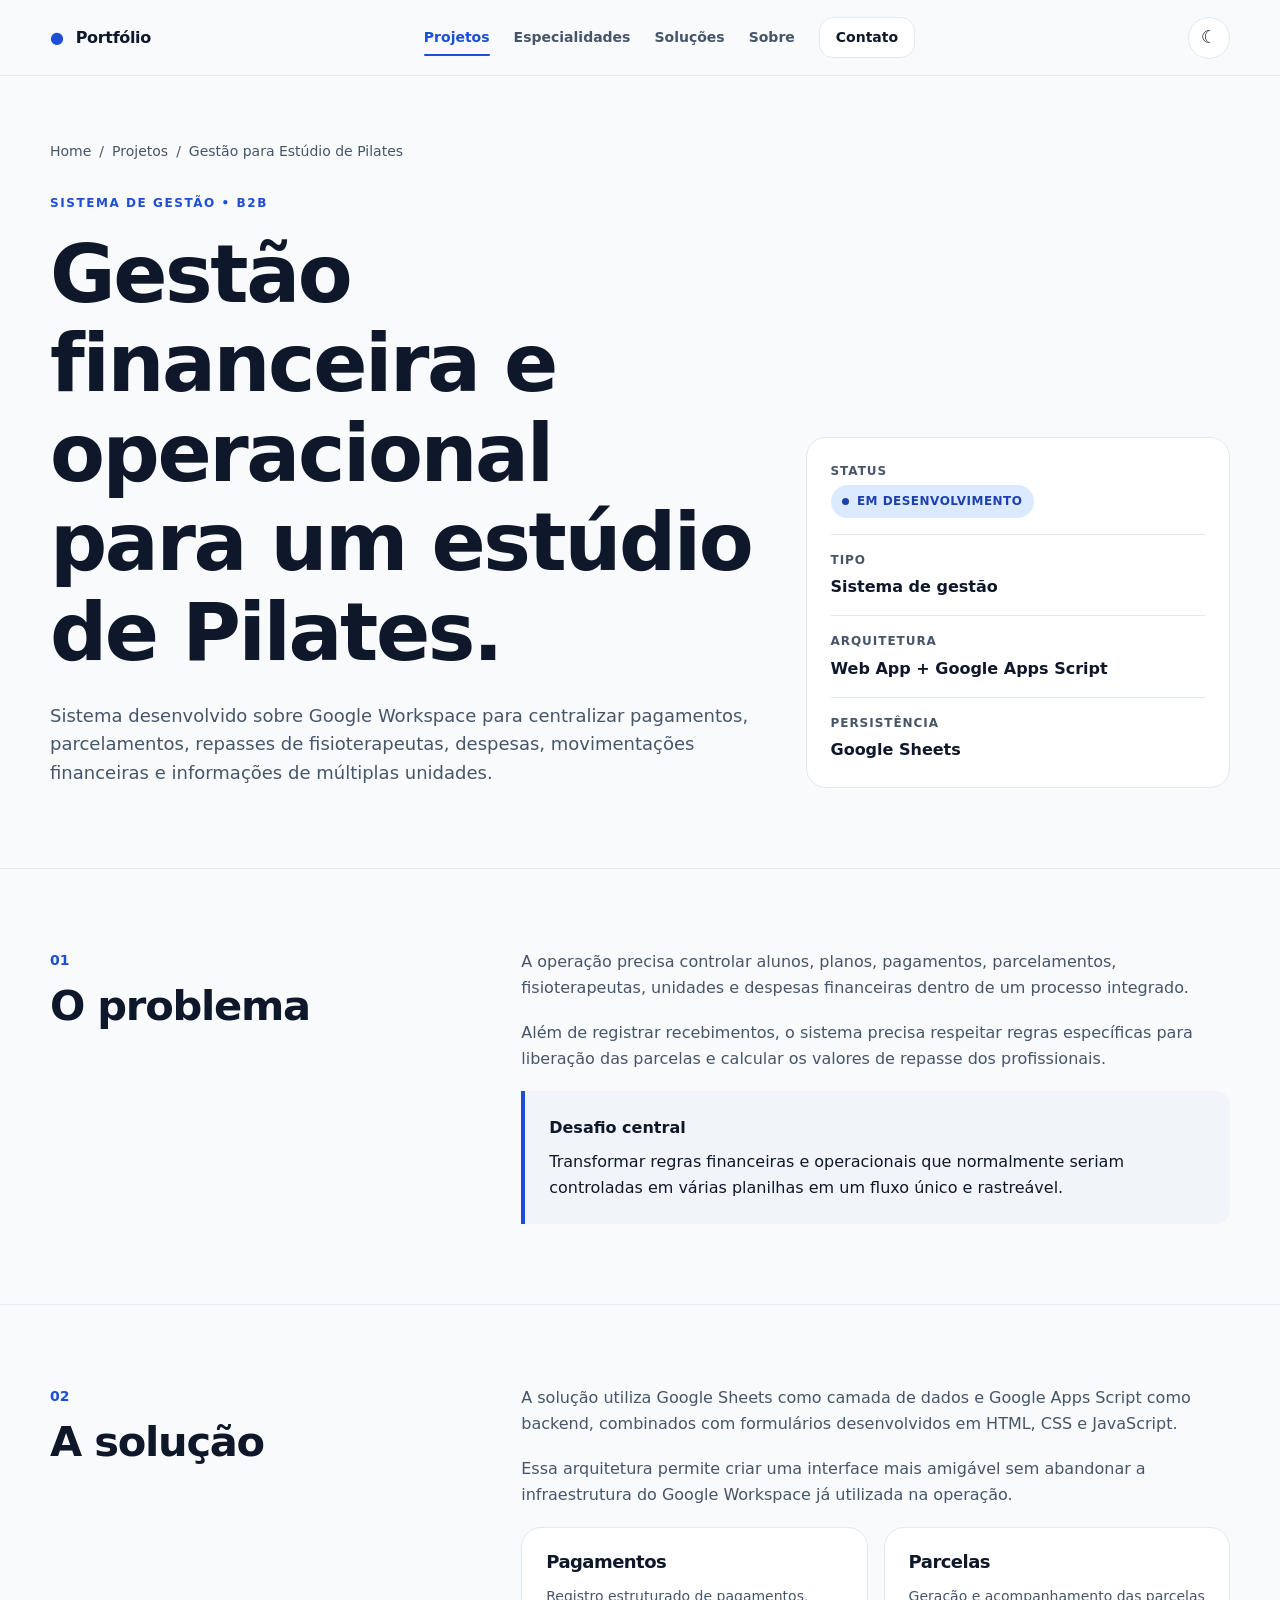
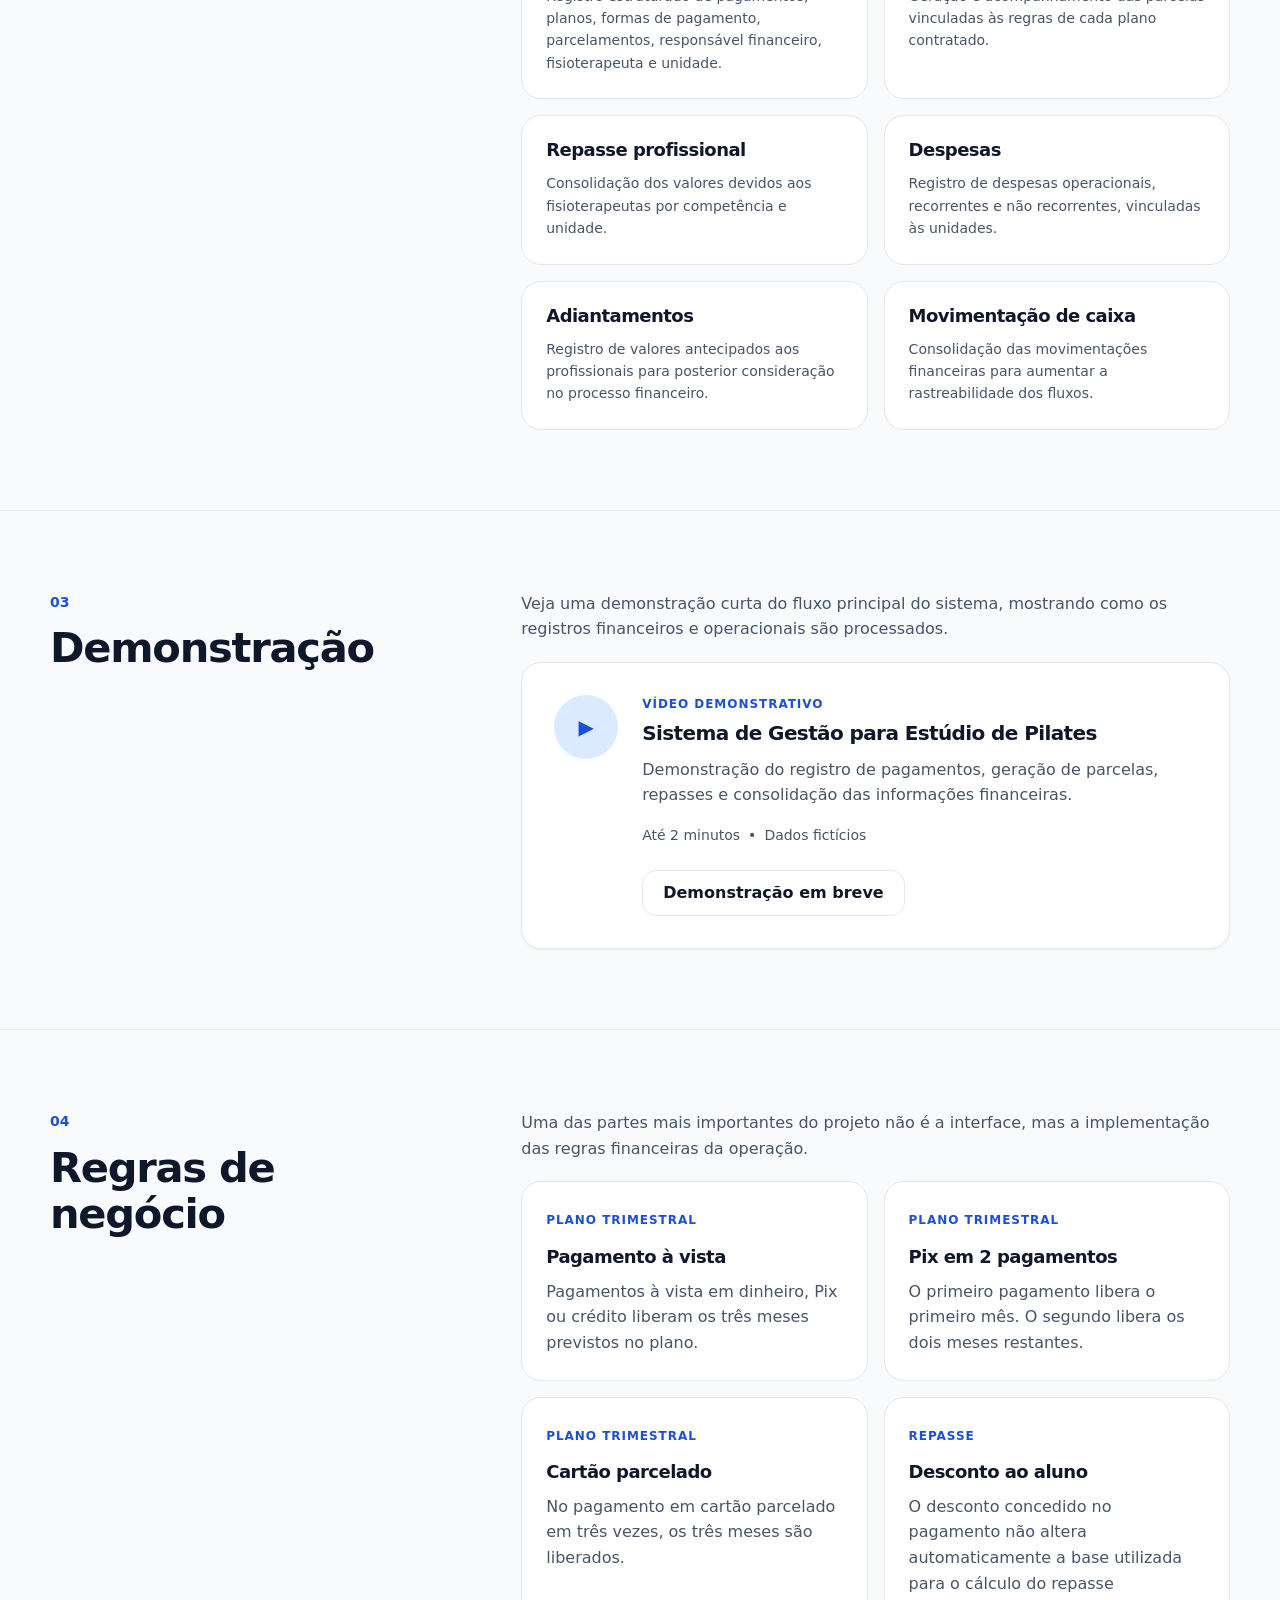
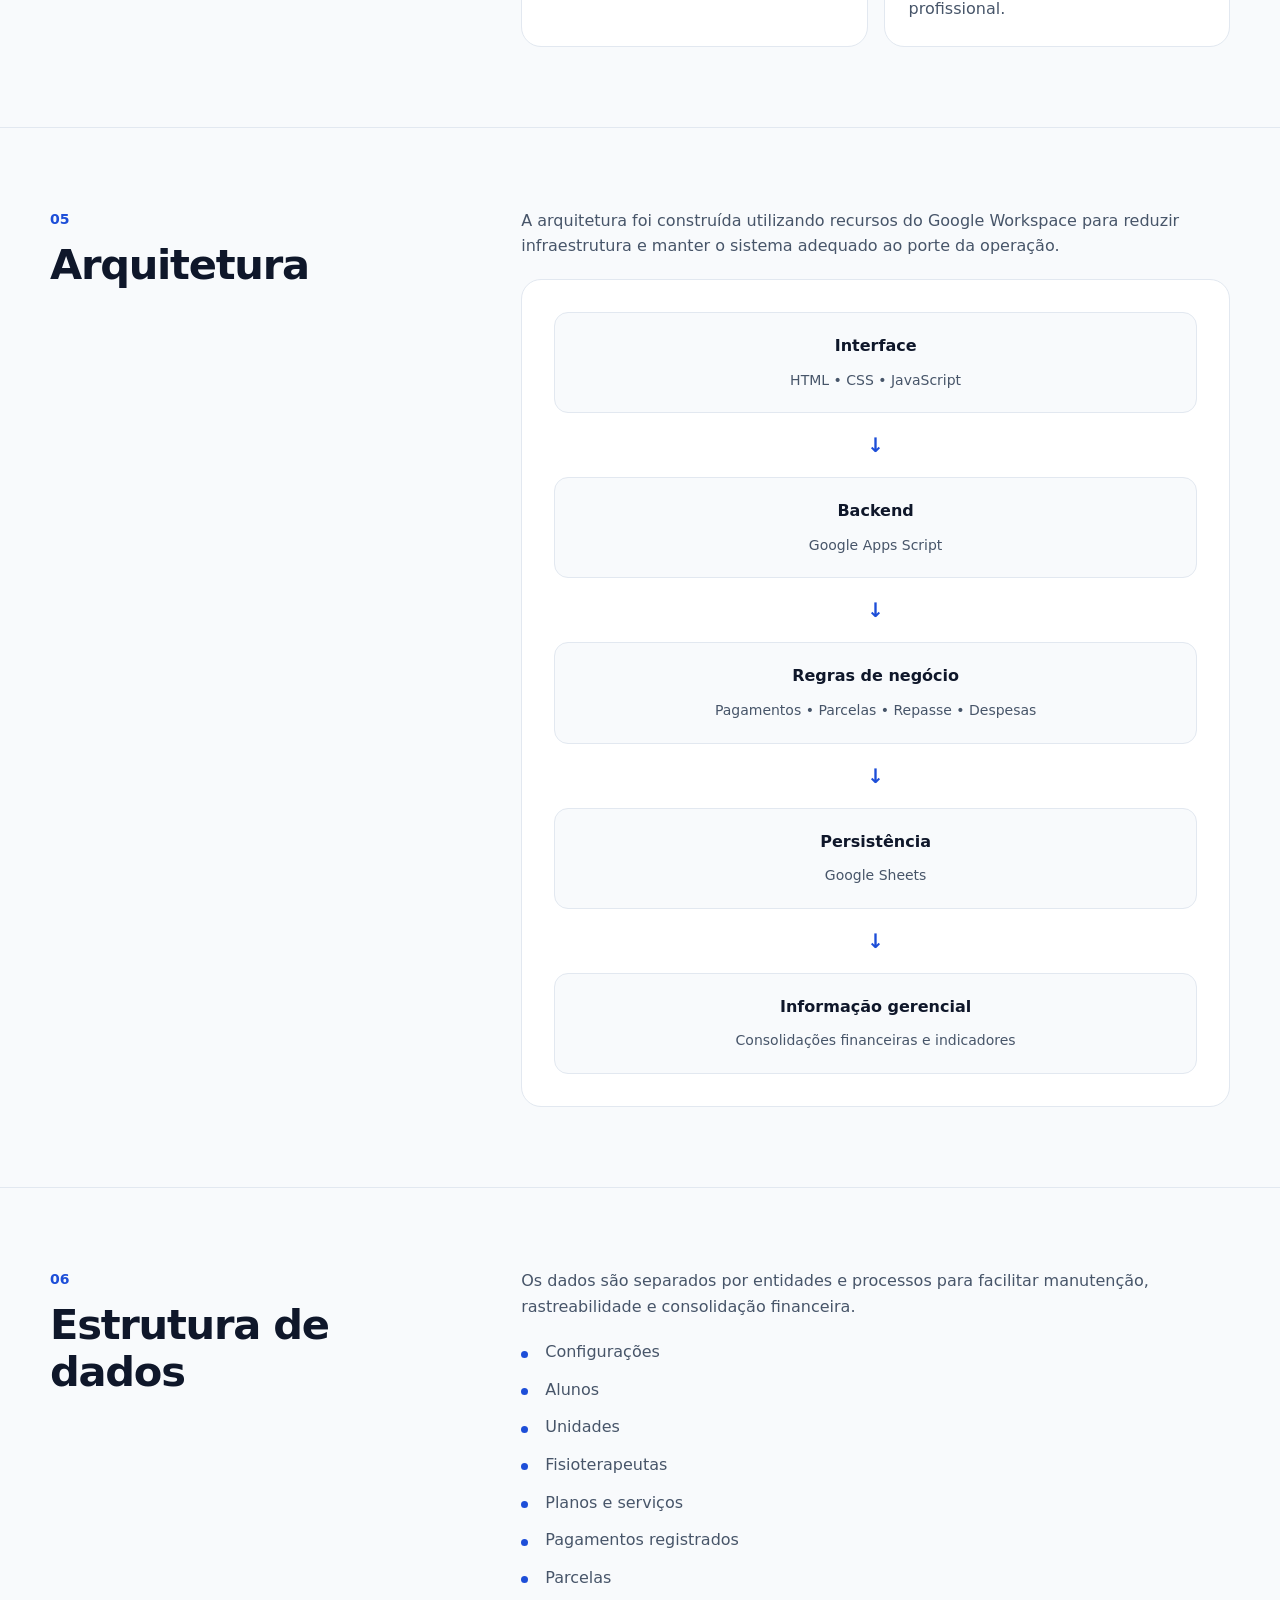
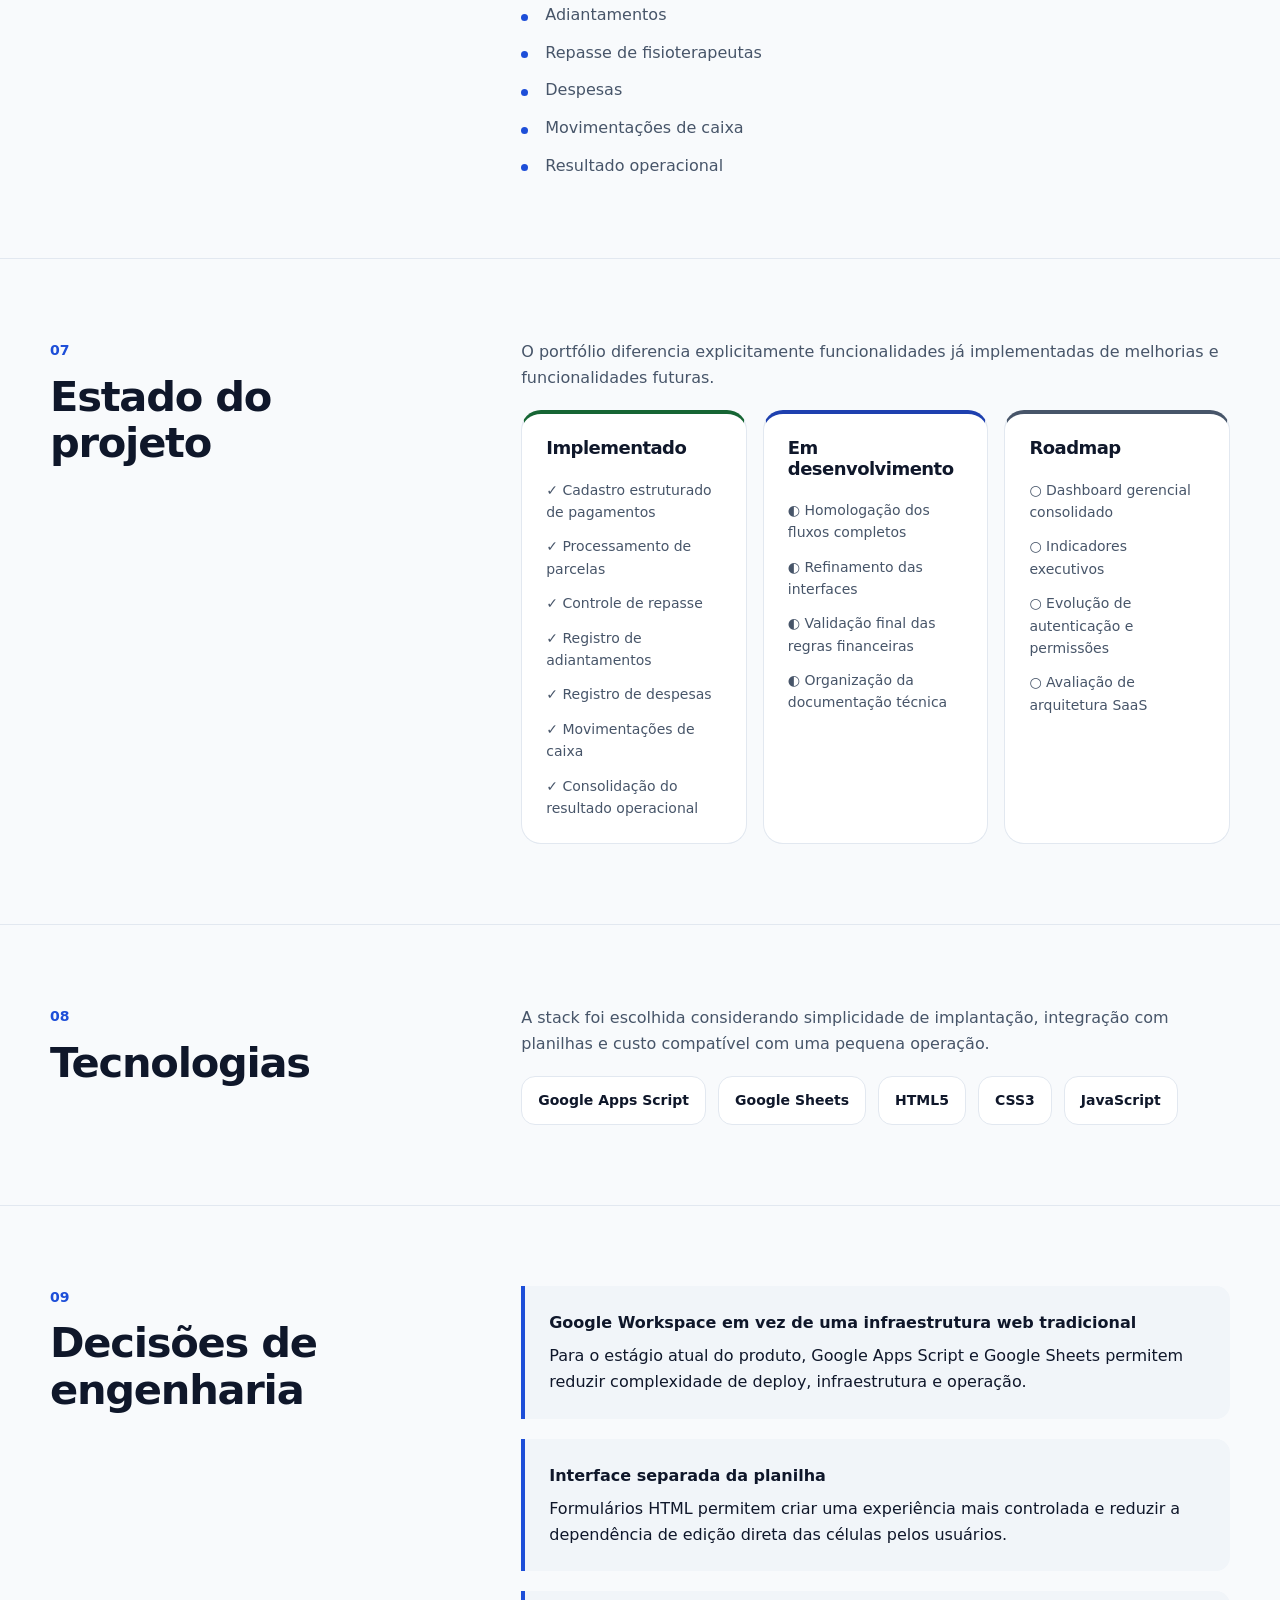
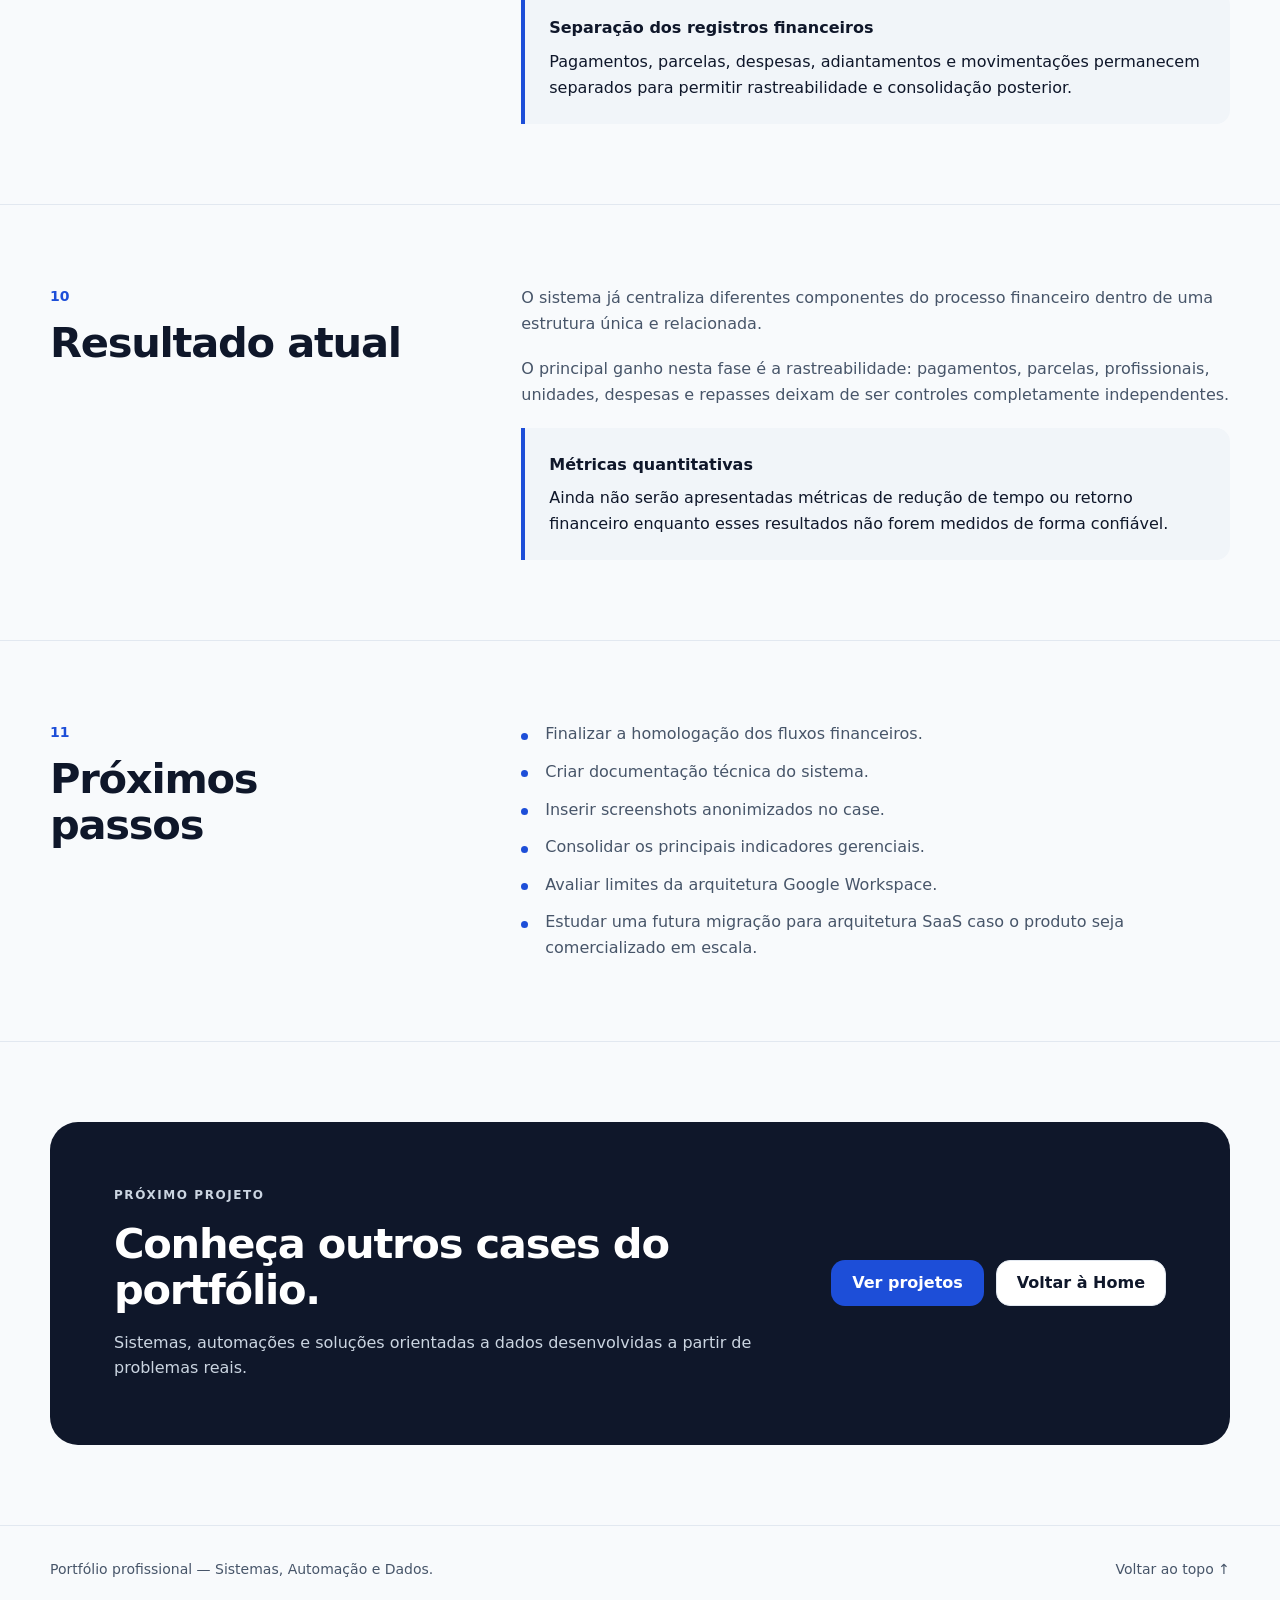
<file: projetos/pilates.html>
<!DOCTYPE html>

<html lang="pt-BR" data-theme="light">

<head>

  <meta charset="UTF-8">

  <meta
    name="viewport"
    content="width=device-width, initial-scale=1.0"
  >

  <meta
    name="description"
    content="Case de desenvolvimento de um sistema de gestão financeira e operacional para estúdio de Pilates com múltiplas unidades."
  >

  <meta
    name="theme-color"
    content="#f8fafc"
  >

  <title>
    Sistema de Gestão para Estúdio de Pilates | Case
  </title>


  <!-- TEMA -->

  <script>

    (() => {

      const savedTheme =
        localStorage.getItem("portfolio-theme");

      const prefersDark =
        window.matchMedia(
          "(prefers-color-scheme: dark)"
        ).matches;

      const theme =
        savedTheme ||
        (prefersDark ? "dark" : "light");

      document.documentElement
        .setAttribute(
          "data-theme",
          theme
        );

    })();

  </script>


  <!-- CSS -->

  <link
    rel="stylesheet"
    href="../assets/css/variables.css"
  >

  <link
    rel="stylesheet"
    href="../assets/css/reset.css"
  >

  <link
    rel="stylesheet"
    href="../assets/css/base.css"
  >

  <link
    rel="stylesheet"
    href="../assets/css/components.css"
  >

  <link
    rel="stylesheet"
    href="../assets/css/layout.css"
  >

  <link
    rel="stylesheet"
    href="../assets/css/case-study.css"
  >

  <link
    rel="stylesheet"
    href="../assets/css/responsive.css"
  >

</head>


<body id="topo">


  <!-- ACESSIBILIDADE -->

  <a
    class="skip-link"
    href="#conteudo-principal"
  >
    Ir para o conteúdo principal
  </a>


  <!-- HEADER -->

  <header
    class="site-header"
    id="site-header"
  ></header>


  <!-- CONTEÚDO -->

  <main id="conteudo-principal">


    <!-- HERO -->

    <section class="case-hero">

      <div class="container">


        <div class="case-breadcrumb">

          <a href="../index.html">
            Home
          </a>

          <span aria-hidden="true">
            /
          </span>

          <a href="index.html">
            Projetos
          </a>

          <span aria-hidden="true">
            /
          </span>

          <span>
            Gestão para Estúdio de Pilates
          </span>

        </div>


        <div class="case-hero-grid">


          <div>

            <p class="eyebrow">
              Sistema de Gestão • B2B
            </p>


            <h1 class="case-title">

              Gestão financeira e operacional
              para um estúdio de Pilates.

            </h1>


            <p class="case-summary">

              Sistema desenvolvido sobre Google Workspace
              para centralizar pagamentos, parcelamentos,
              repasses de fisioterapeutas, despesas,
              movimentações financeiras e informações
              de múltiplas unidades.

            </p>

          </div>


          <aside class="case-meta">


            <div class="case-meta-item">

              <span class="case-meta-label">
                Status
              </span>

              <span
                class="status-badge
                status-desenvolvimento"
              >
                Em desenvolvimento
              </span>

            </div>


            <div class="case-meta-item">

              <span class="case-meta-label">
                Tipo
              </span>

              <span class="case-meta-value">
                Sistema de gestão
              </span>

            </div>


            <div class="case-meta-item">

              <span class="case-meta-label">
                Arquitetura
              </span>

              <span class="case-meta-value">
                Web App + Google Apps Script
              </span>

            </div>


            <div class="case-meta-item">

              <span class="case-meta-label">
                Persistência
              </span>

              <span class="case-meta-value">
                Google Sheets
              </span>

            </div>


          </aside>

        </div>

      </div>

    </section>



    <!-- 01 PROBLEMA -->

    <section class="case-section">

      <div class="container case-section-grid">


        <div>

          <p class="case-section-number">
            01
          </p>

          <h2 class="case-section-title">
            O problema
          </h2>

        </div>


        <div class="case-content">

          <p>

            A operação precisa controlar alunos,
            planos, pagamentos, parcelamentos,
            fisioterapeutas, unidades e despesas
            financeiras dentro de um processo
            integrado.

          </p>


          <p>

            Além de registrar recebimentos, o sistema
            precisa respeitar regras específicas para
            liberação das parcelas e calcular os valores
            de repasse dos profissionais.

          </p>


          <div class="case-highlight">

            <strong>
              Desafio central
            </strong>

            Transformar regras financeiras e operacionais
            que normalmente seriam controladas em várias
            planilhas em um fluxo único e rastreável.

          </div>

        </div>

      </div>

    </section>



    <!-- 02 SOLUÇÃO -->

    <section class="case-section">

      <div class="container case-section-grid">


        <div>

          <p class="case-section-number">
            02
          </p>

          <h2 class="case-section-title">
            A solução
          </h2>

        </div>


        <div class="case-content">

          <p>

            A solução utiliza Google Sheets como camada
            de dados e Google Apps Script como backend,
            combinados com formulários desenvolvidos em
            HTML, CSS e JavaScript.

          </p>


          <p>

            Essa arquitetura permite criar uma interface
            mais amigável sem abandonar a infraestrutura
            do Google Workspace já utilizada na operação.

          </p>


          <div class="feature-grid">


            <article class="feature-card">

              <h3>
                Pagamentos
              </h3>

              <p>

                Registro estruturado de pagamentos,
                planos, formas de pagamento,
                parcelamentos, responsável financeiro,
                fisioterapeuta e unidade.

              </p>

            </article>


            <article class="feature-card">

              <h3>
                Parcelas
              </h3>

              <p>

                Geração e acompanhamento das parcelas
                vinculadas às regras de cada plano
                contratado.

              </p>

            </article>


            <article class="feature-card">

              <h3>
                Repasse profissional
              </h3>

              <p>

                Consolidação dos valores devidos aos
                fisioterapeutas por competência
                e unidade.

              </p>

            </article>


            <article class="feature-card">

              <h3>
                Despesas
              </h3>

              <p>

                Registro de despesas operacionais,
                recorrentes e não recorrentes,
                vinculadas às unidades.

              </p>

            </article>


            <article class="feature-card">

              <h3>
                Adiantamentos
              </h3>

              <p>

                Registro de valores antecipados aos
                profissionais para posterior consideração
                no processo financeiro.

              </p>

            </article>


            <article class="feature-card">

              <h3>
                Movimentação de caixa
              </h3>

              <p>

                Consolidação das movimentações financeiras
                para aumentar a rastreabilidade dos fluxos.

              </p>

            </article>


          </div>

        </div>

      </div>

    </section>


    <!-- 03 DEMONSTRAÇÃO -->

    <section class="case-section">

      <div class="container case-section-grid">

        <div>

          <p class="case-section-number">
            03
          </p>

          <h2 class="case-section-title">
            Demonstração
          </h2>

        </div>


        <div class="case-content">

          <p>
            Veja uma demonstração curta do fluxo principal
            do sistema, mostrando como os registros financeiros
            e operacionais são processados.
          </p>


          <div class="demo-card">

            <div class="demo-card-icon" aria-hidden="true">
              ▶
            </div>

            <div class="demo-card-content">

              <span class="demo-label">
                Vídeo demonstrativo
              </span>

              <h3>
                Sistema de Gestão para Estúdio de Pilates
              </h3>

              <p>
                Demonstração do registro de pagamentos,
                geração de parcelas, repasses e consolidação
                das informações financeiras.
              </p>

              <div class="demo-meta">
                <span>Até 2 minutos</span>
                <span>•</span>
                <span>Dados fictícios</span>
              </div>

              <span
                class="button button-secondary"
                aria-disabled="true"
              >
                Demonstração em breve
              </span>
              <!-- isso substitui o span acima 
              <a
                class="button button-primary"
                href="LINK_DO_VIDEO_NO_LINKEDIN"
                target="_blank"
                rel="noopener noreferrer"
              >
                Assistir demonstração ↗
              </a>
            -->

            </div>

          </div>

        </div>

      </div>

    </section>


    <!-- 04 REGRAS DE NEGÓCIO -->

    <section class="case-section">

      <div class="container case-section-grid">


        <div>

          <p class="case-section-number">
            04
          </p>

          <h2 class="case-section-title">
            Regras de negócio
          </h2>

        </div>


        <div class="case-content">

          <p>

            Uma das partes mais importantes do projeto
            não é a interface, mas a implementação das
            regras financeiras da operação.

          </p>


          <div class="rule-grid">


            <article class="rule-card">

              <span>
                Plano trimestral
              </span>

              <h3>
                Pagamento à vista
              </h3>

              <p>

                Pagamentos à vista em dinheiro,
                Pix ou crédito liberam os três
                meses previstos no plano.

              </p>

            </article>


            <article class="rule-card">

              <span>
                Plano trimestral
              </span>

              <h3>
                Pix em 2 pagamentos
              </h3>

              <p>

                O primeiro pagamento libera o primeiro
                mês. O segundo libera os dois meses
                restantes.

              </p>

            </article>


            <article class="rule-card">

              <span>
                Plano trimestral
              </span>

              <h3>
                Cartão parcelado
              </h3>

              <p>

                No pagamento em cartão parcelado
                em três vezes, os três meses são
                liberados.

              </p>

            </article>


            <article class="rule-card">

              <span>
                Repasse
              </span>

              <h3>
                Desconto ao aluno
              </h3>

              <p>

                O desconto concedido no pagamento não
                altera automaticamente a base utilizada
                para o cálculo do repasse profissional.

              </p>

            </article>


          </div>

        </div>

      </div>

    </section>



    <!-- 05 ARQUITETURA -->

    <section class="case-section">

      <div class="container case-section-grid">


        <div>

          <p class="case-section-number">
            05
          </p>

          <h2 class="case-section-title">
            Arquitetura
          </h2>

        </div>


        <div class="case-content">


          <p>

            A arquitetura foi construída utilizando
            recursos do Google Workspace para reduzir
            infraestrutura e manter o sistema adequado
            ao porte da operação.

          </p>


          <div class="architecture-box">


            <div class="architecture-layer">

              <strong>
                Interface
              </strong>

              <span>
                HTML • CSS • JavaScript
              </span>

            </div>


            <div class="architecture-arrow">
              ↓
            </div>


            <div class="architecture-layer">

              <strong>
                Backend
              </strong>

              <span>
                Google Apps Script
              </span>

            </div>


            <div class="architecture-arrow">
              ↓
            </div>


            <div class="architecture-layer">

              <strong>
                Regras de negócio
              </strong>

              <span>
                Pagamentos • Parcelas • Repasse • Despesas
              </span>

            </div>


            <div class="architecture-arrow">
              ↓
            </div>


            <div class="architecture-layer">

              <strong>
                Persistência
              </strong>

              <span>
                Google Sheets
              </span>

            </div>


            <div class="architecture-arrow">
              ↓
            </div>


            <div class="architecture-layer">

              <strong>
                Informação gerencial
              </strong>

              <span>
                Consolidações financeiras e indicadores
              </span>

            </div>


          </div>

        </div>

      </div>

    </section>



    <!-- 06 DADOS -->

    <section class="case-section">

      <div class="container case-section-grid">


        <div>

          <p class="case-section-number">
            06
          </p>

          <h2 class="case-section-title">
            Estrutura de dados
          </h2>

        </div>


        <div class="case-content">

          <p>

            Os dados são separados por entidades e
            processos para facilitar manutenção,
            rastreabilidade e consolidação financeira.

          </p>


          <ul class="case-list">

            <li>
              Configurações
            </li>

            <li>
              Alunos
            </li>

            <li>
              Unidades
            </li>

            <li>
              Fisioterapeutas
            </li>

            <li>
              Planos e serviços
            </li>

            <li>
              Pagamentos registrados
            </li>

            <li>
              Parcelas
            </li>

            <li>
              Adiantamentos
            </li>

            <li>
              Repasse de fisioterapeutas
            </li>

            <li>
              Despesas
            </li>

            <li>
              Movimentações de caixa
            </li>

            <li>
              Resultado operacional
            </li>

          </ul>

        </div>

      </div>

    </section>



    <!-- 07 STATUS -->

    <section class="case-section">

      <div class="container case-section-grid">


        <div>

          <p class="case-section-number">
            07
          </p>

          <h2 class="case-section-title">
            Estado do projeto
          </h2>

        </div>


        <div class="case-content">


          <p>

            O portfólio diferencia explicitamente
            funcionalidades já implementadas de
            melhorias e funcionalidades futuras.

          </p>


          <div class="status-columns">


            <article
              class="status-column
              status-column-implemented"
            >

              <h3>
                Implementado
              </h3>

              <ul>

                <li>
                  ✓ Cadastro estruturado de pagamentos
                </li>

                <li>
                  ✓ Processamento de parcelas
                </li>

                <li>
                  ✓ Controle de repasse
                </li>

                <li>
                  ✓ Registro de adiantamentos
                </li>

                <li>
                  ✓ Registro de despesas
                </li>

                <li>
                  ✓ Movimentações de caixa
                </li>

                <li>
                  ✓ Consolidação do resultado operacional
                </li>

              </ul>

            </article>


            <article
              class="status-column
              status-column-progress"
            >

              <h3>
                Em desenvolvimento
              </h3>

              <ul>

                <li>
                  ◐ Homologação dos fluxos completos
                </li>

                <li>
                  ◐ Refinamento das interfaces
                </li>

                <li>
                  ◐ Validação final das regras financeiras
                </li>

                <li>
                  ◐ Organização da documentação técnica
                </li>

              </ul>

            </article>


            <article
              class="status-column
              status-column-roadmap"
            >

              <h3>
                Roadmap
              </h3>

              <ul>

                <li>
                  ○ Dashboard gerencial consolidado
                </li>

                <li>
                  ○ Indicadores executivos
                </li>

                <li>
                  ○ Evolução de autenticação e permissões
                </li>

                <li>
                  ○ Avaliação de arquitetura SaaS
                </li>

              </ul>

            </article>


          </div>

        </div>

      </div>

    </section>



    <!-- 08 TECNOLOGIAS -->

    <section class="case-section">

      <div class="container case-section-grid">


        <div>

          <p class="case-section-number">
            08
          </p>

          <h2 class="case-section-title">
            Tecnologias
          </h2>

        </div>


        <div class="case-content">

          <p>

            A stack foi escolhida considerando
            simplicidade de implantação, integração
            com planilhas e custo compatível com
            uma pequena operação.

          </p>


          <div class="tech-grid">

            <span class="tech-item">
              Google Apps Script
            </span>

            <span class="tech-item">
              Google Sheets
            </span>

            <span class="tech-item">
              HTML5
            </span>

            <span class="tech-item">
              CSS3
            </span>

            <span class="tech-item">
              JavaScript
            </span>

          </div>

        </div>

      </div>

    </section>



    <!-- 09 DECISÕES -->

    <section class="case-section">

      <div class="container case-section-grid">


        <div>

          <p class="case-section-number">
            09
          </p>

          <h2 class="case-section-title">
            Decisões de engenharia
          </h2>

        </div>


        <div class="case-content">


          <div class="case-highlight">

            <strong>
              Google Workspace em vez de uma
              infraestrutura web tradicional
            </strong>

            Para o estágio atual do produto,
            Google Apps Script e Google Sheets
            permitem reduzir complexidade de deploy,
            infraestrutura e operação.

          </div>


          <div class="case-highlight">

            <strong>
              Interface separada da planilha
            </strong>

            Formulários HTML permitem criar uma
            experiência mais controlada e reduzir
            a dependência de edição direta das
            células pelos usuários.

          </div>


          <div class="case-highlight">

            <strong>
              Separação dos registros financeiros
            </strong>

            Pagamentos, parcelas, despesas,
            adiantamentos e movimentações permanecem
            separados para permitir rastreabilidade
            e consolidação posterior.

          </div>


        </div>

      </div>

    </section>



    <!-- 10 RESULTADO -->

    <section class="case-section">

      <div class="container case-section-grid">


        <div>

          <p class="case-section-number">
            10
          </p>

          <h2 class="case-section-title">
            Resultado atual
          </h2>

        </div>


        <div class="case-content">

          <p>

            O sistema já centraliza diferentes
            componentes do processo financeiro
            dentro de uma estrutura única e
            relacionada.

          </p>


          <p>

            O principal ganho nesta fase é a
            rastreabilidade: pagamentos, parcelas,
            profissionais, unidades, despesas e
            repasses deixam de ser controles
            completamente independentes.

          </p>


          <div class="case-highlight">

            <strong>
              Métricas quantitativas
            </strong>

            Ainda não serão apresentadas métricas
            de redução de tempo ou retorno financeiro
            enquanto esses resultados não forem
            medidos de forma confiável.

          </div>

        </div>

      </div>

    </section>



    <!-- 11 PRÓXIMOS PASSOS -->

    <section class="case-section">

      <div class="container case-section-grid">


        <div>

          <p class="case-section-number">
            11
          </p>

          <h2 class="case-section-title">
            Próximos passos
          </h2>

        </div>


        <div class="case-content">


          <ul class="case-list">

            <li>
              Finalizar a homologação dos fluxos financeiros.
            </li>

            <li>
              Criar documentação técnica do sistema.
            </li>

            <li>
              Inserir screenshots anonimizados no case.
            </li>

            <li>
              Consolidar os principais indicadores gerenciais.
            </li>

            <li>
              Avaliar limites da arquitetura Google Workspace.
            </li>

            <li>
              Estudar uma futura migração para arquitetura SaaS
              caso o produto seja comercializado em escala.
            </li>

          </ul>

        </div>

      </div>

    </section>



    <!-- FINAL -->

    <section class="case-final">

      <div class="container">


        <div class="case-final-card">


          <div>

            <p class="eyebrow">
              Próximo projeto
            </p>

            <h2>
              Conheça outros cases do portfólio.
            </h2>

            <p>

              Sistemas, automações e soluções
              orientadas a dados desenvolvidas
              a partir de problemas reais.

            </p>

          </div>


          <div class="case-final-actions">

            <a
              class="button button-primary"
              href="index.html"
            >
              Ver projetos
            </a>

            <a
              class="button button-secondary"
              href="../index.html"
            >
              Voltar à Home
            </a>

          </div>


        </div>

      </div>

    </section>


  </main>


  <!-- FOOTER -->

  <footer class="site-footer">

    <div class="container footer-inner">

      <p>
        Portfólio profissional —
        Sistemas, Automação e Dados.
      </p>

      <a href="#topo">
        Voltar ao topo ↑
      </a>

    </div>

  </footer>


  <!-- JS -->

  <script src="../assets/js/header.js"></script>
  <script src="../assets/js/navigation.js"></script>
  <script src="../assets/js/main.js"></script>


</body>

</html>
</file>
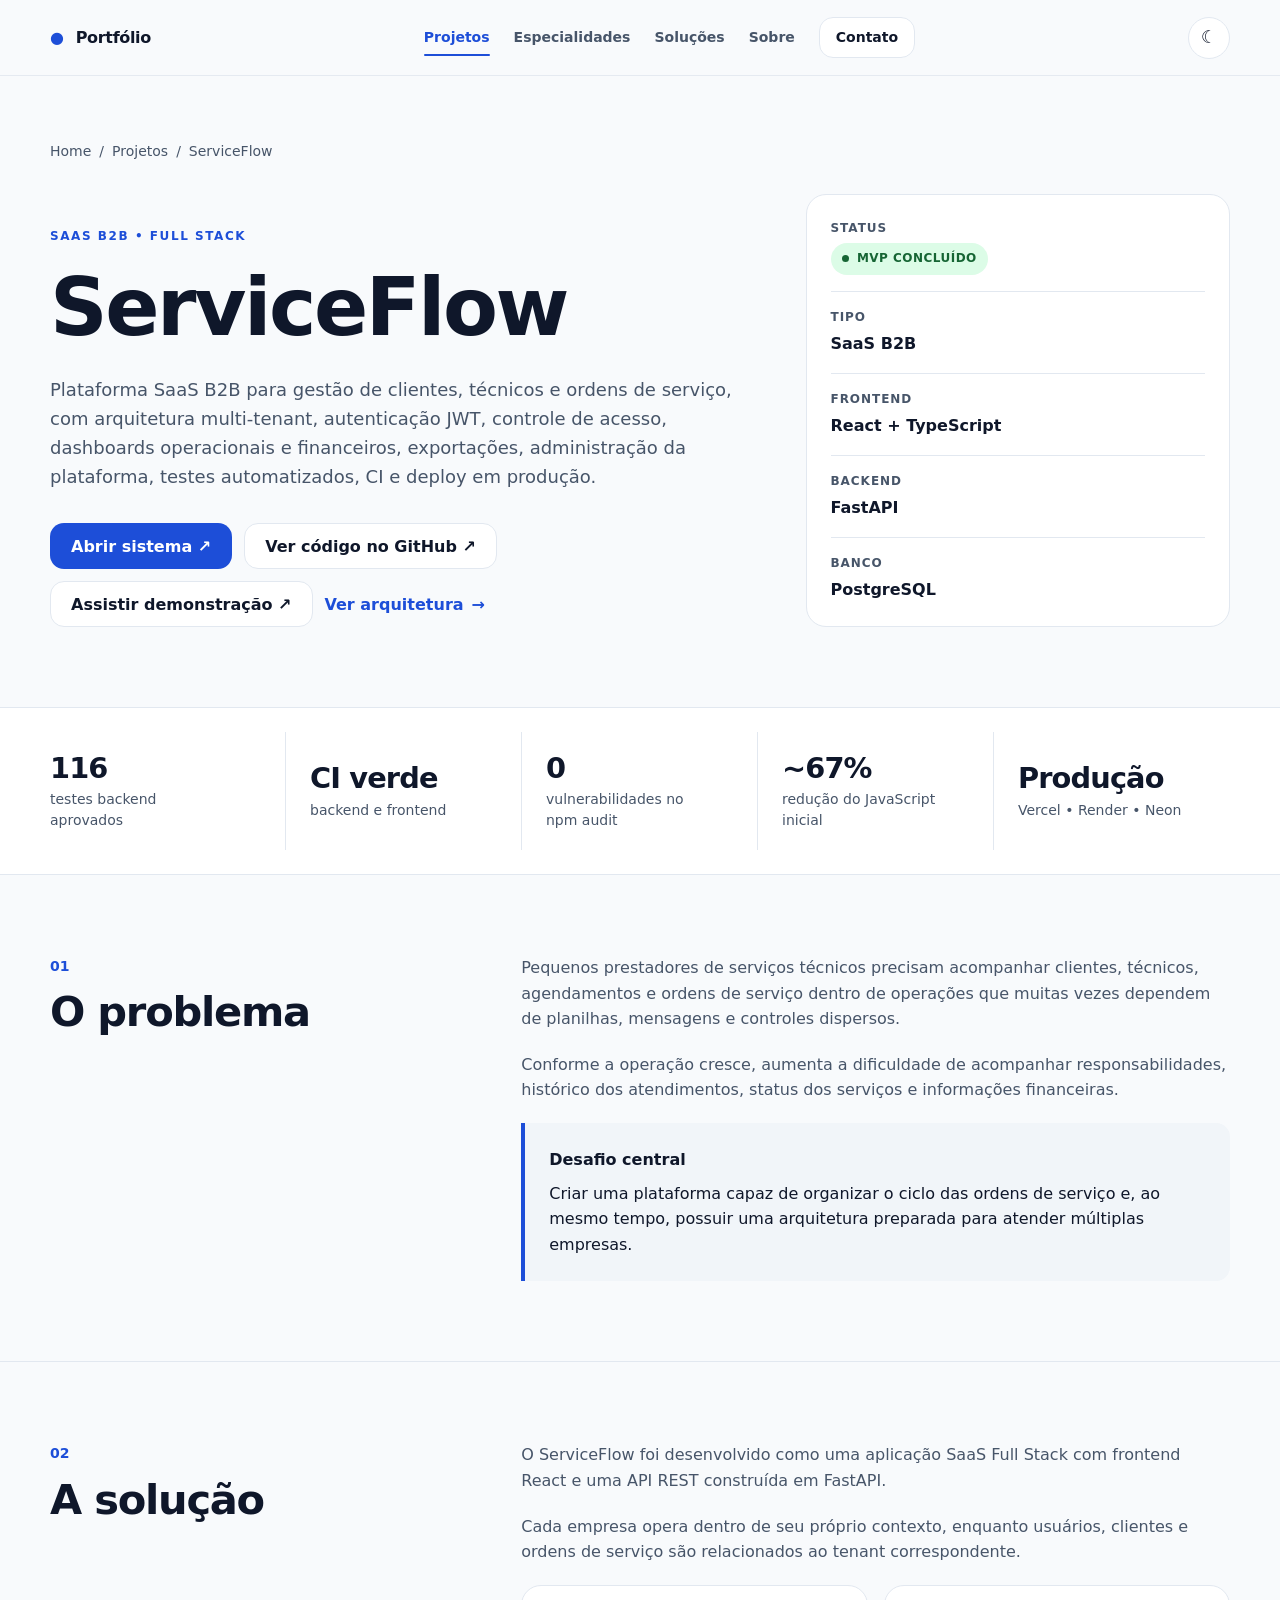
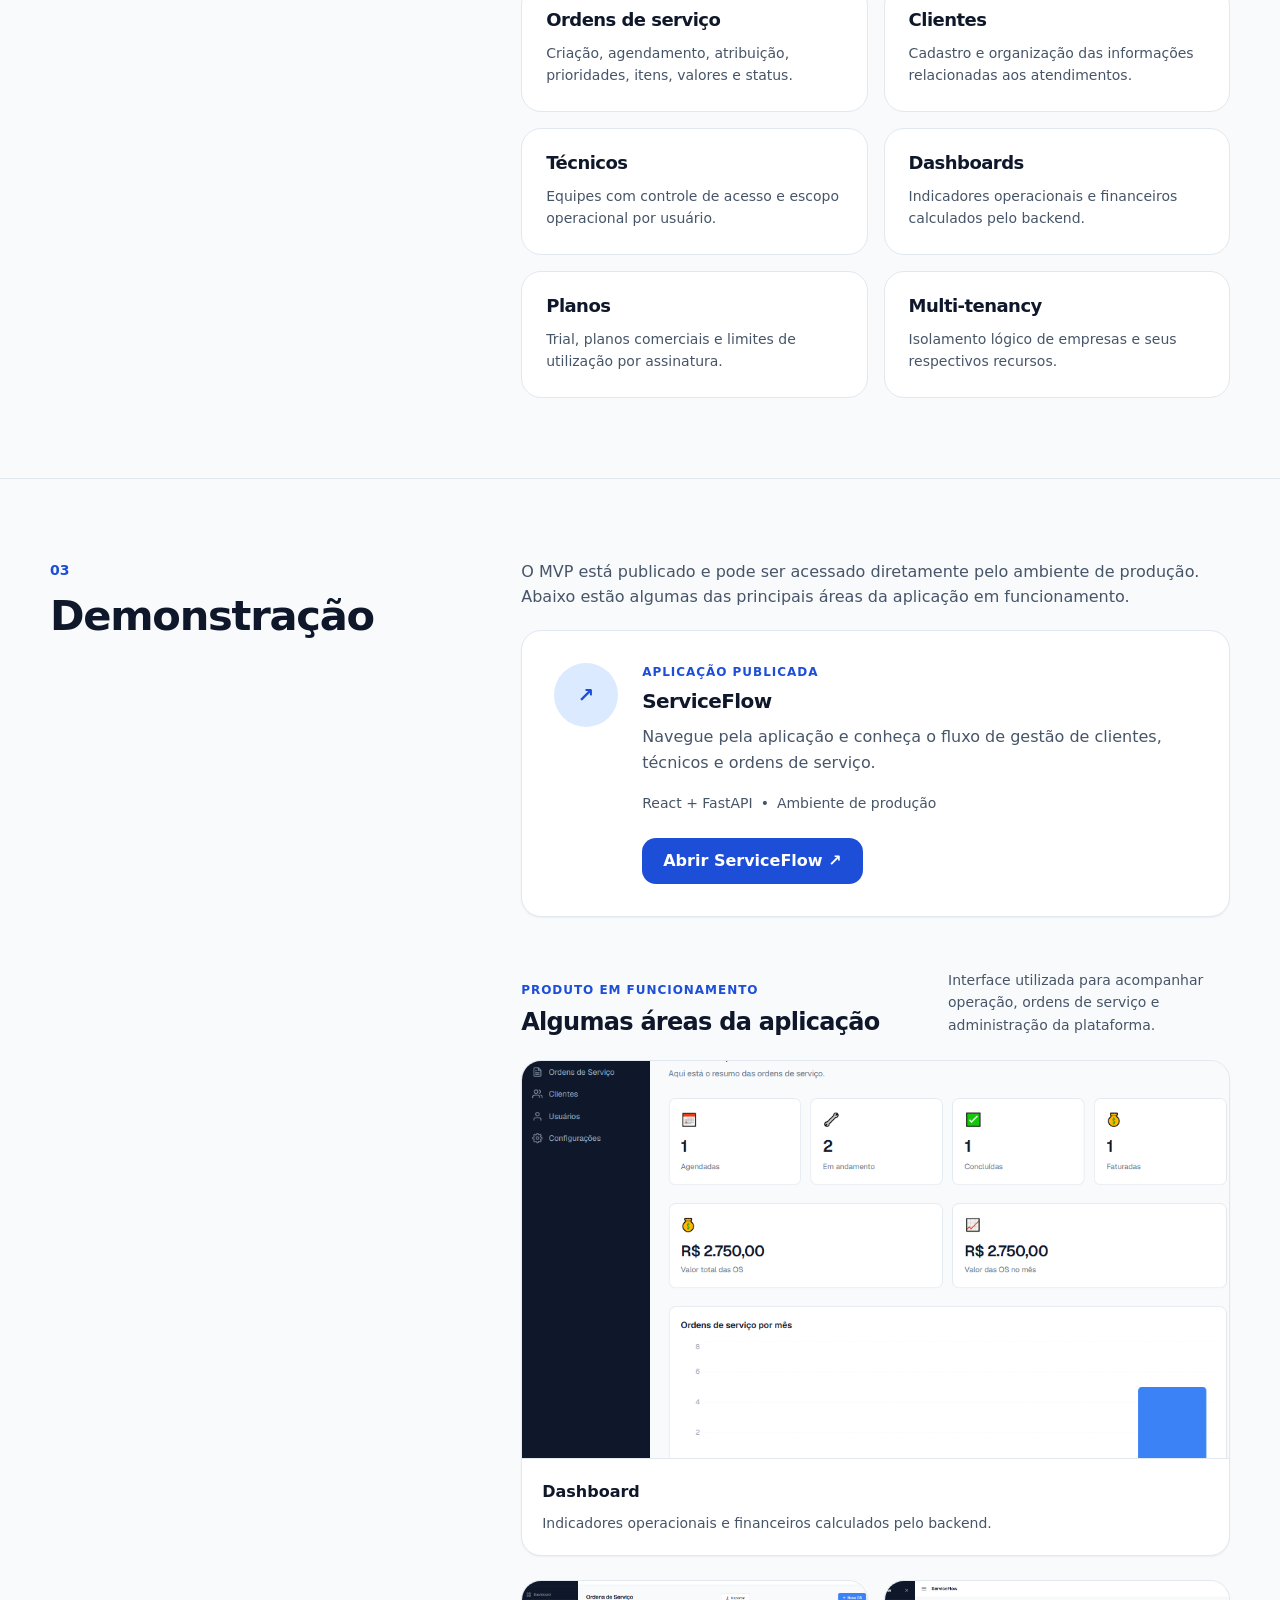
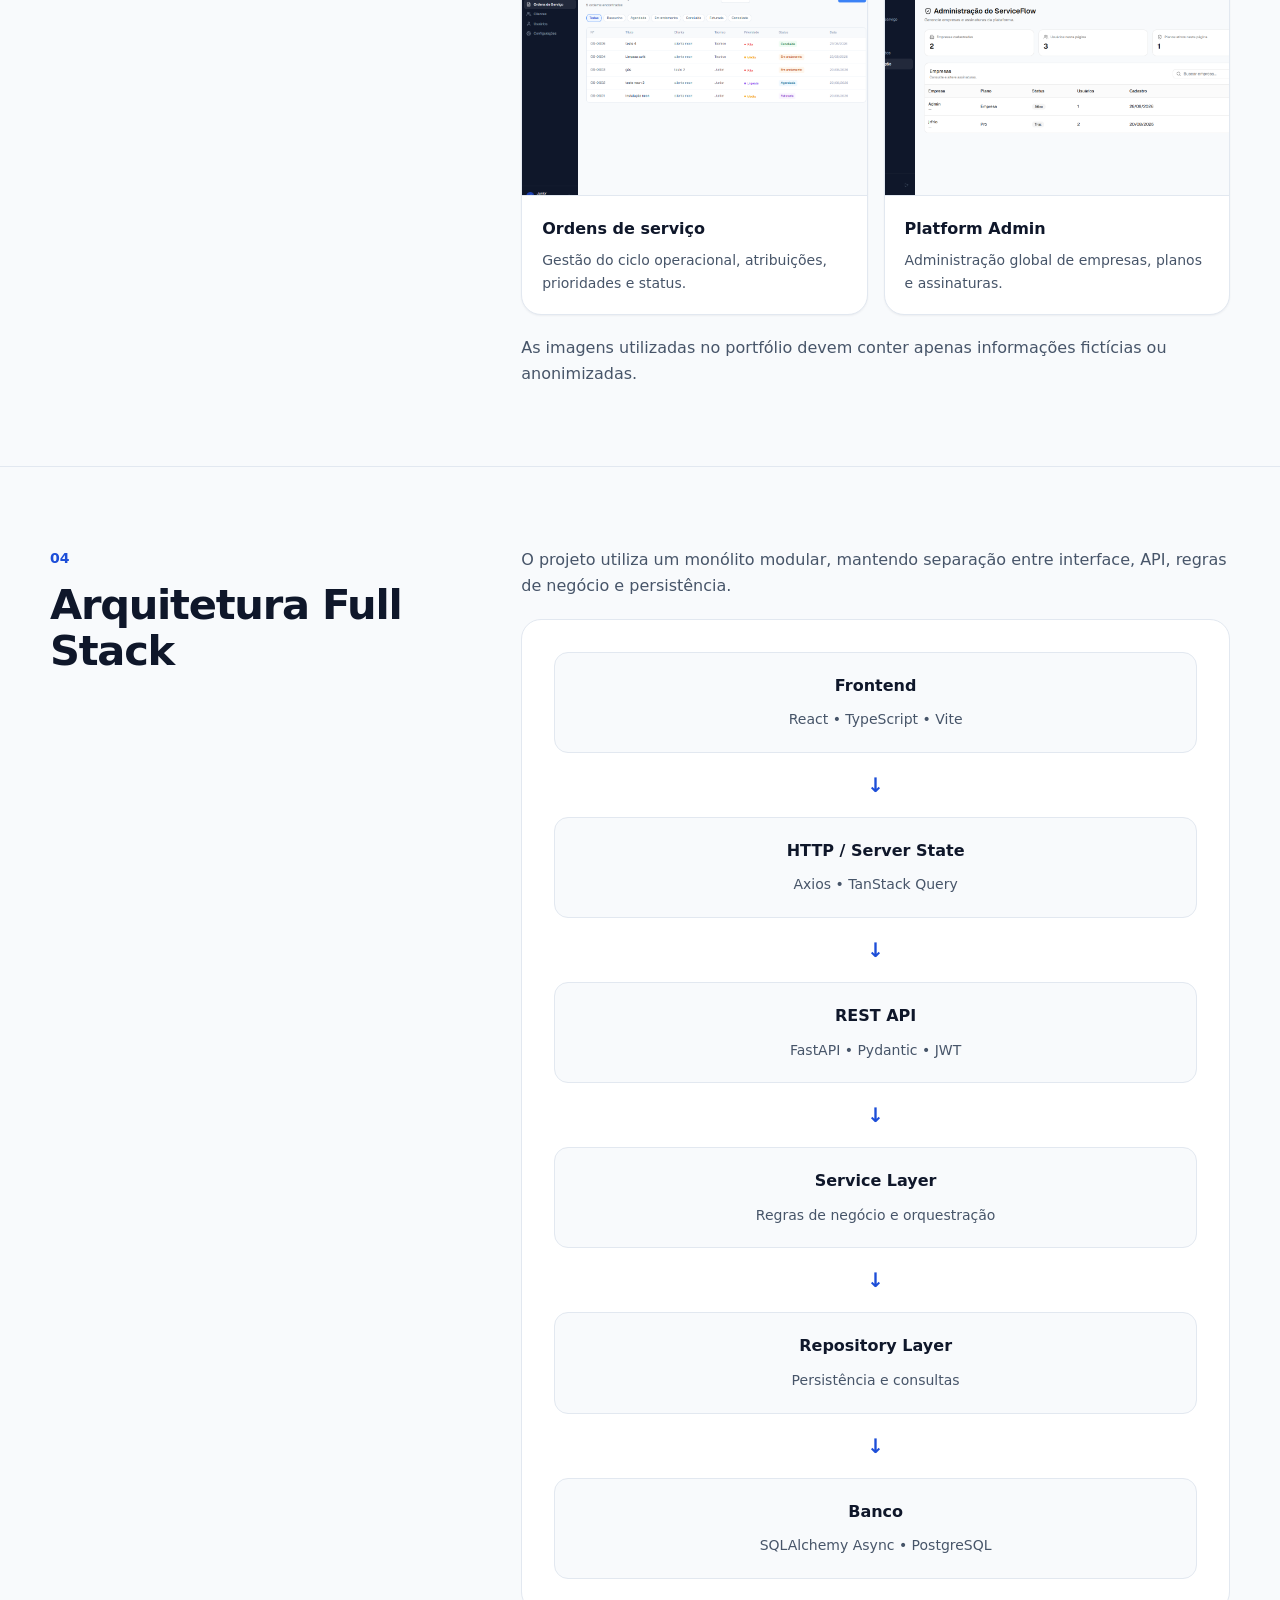
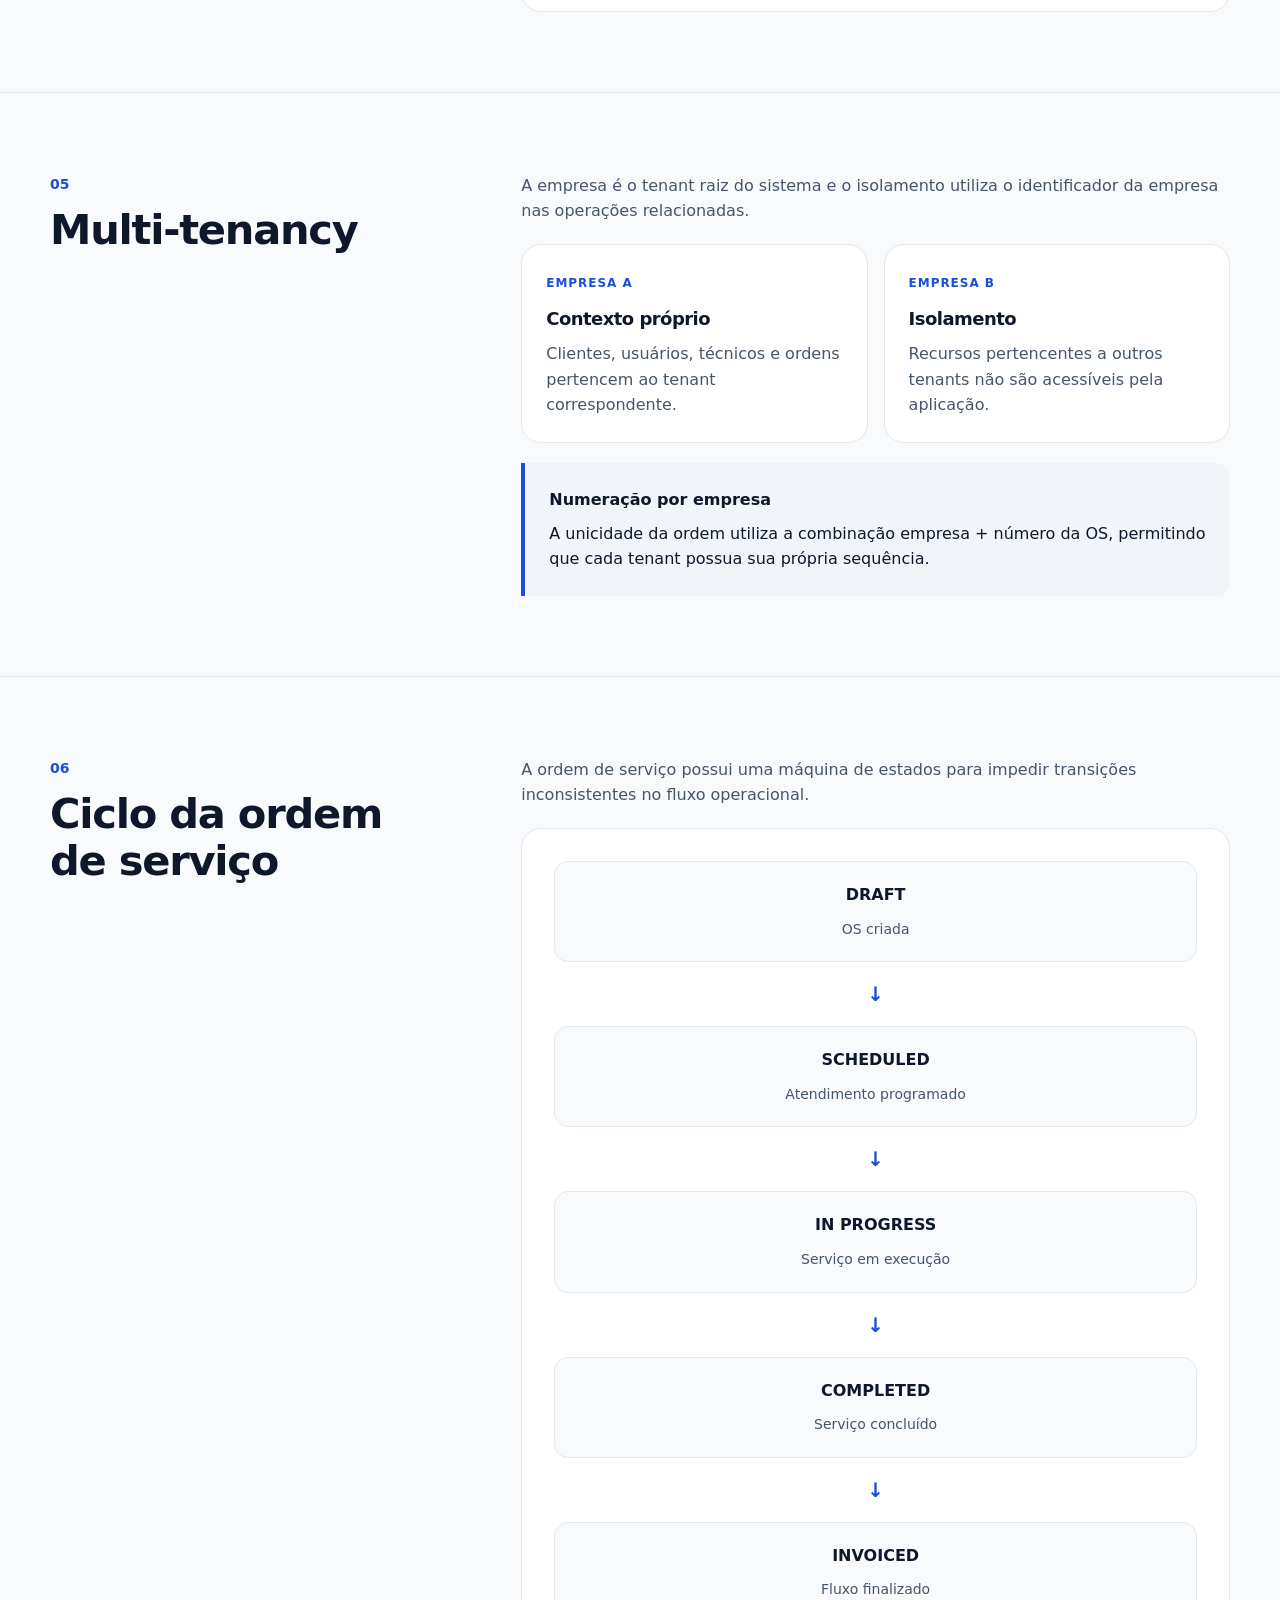
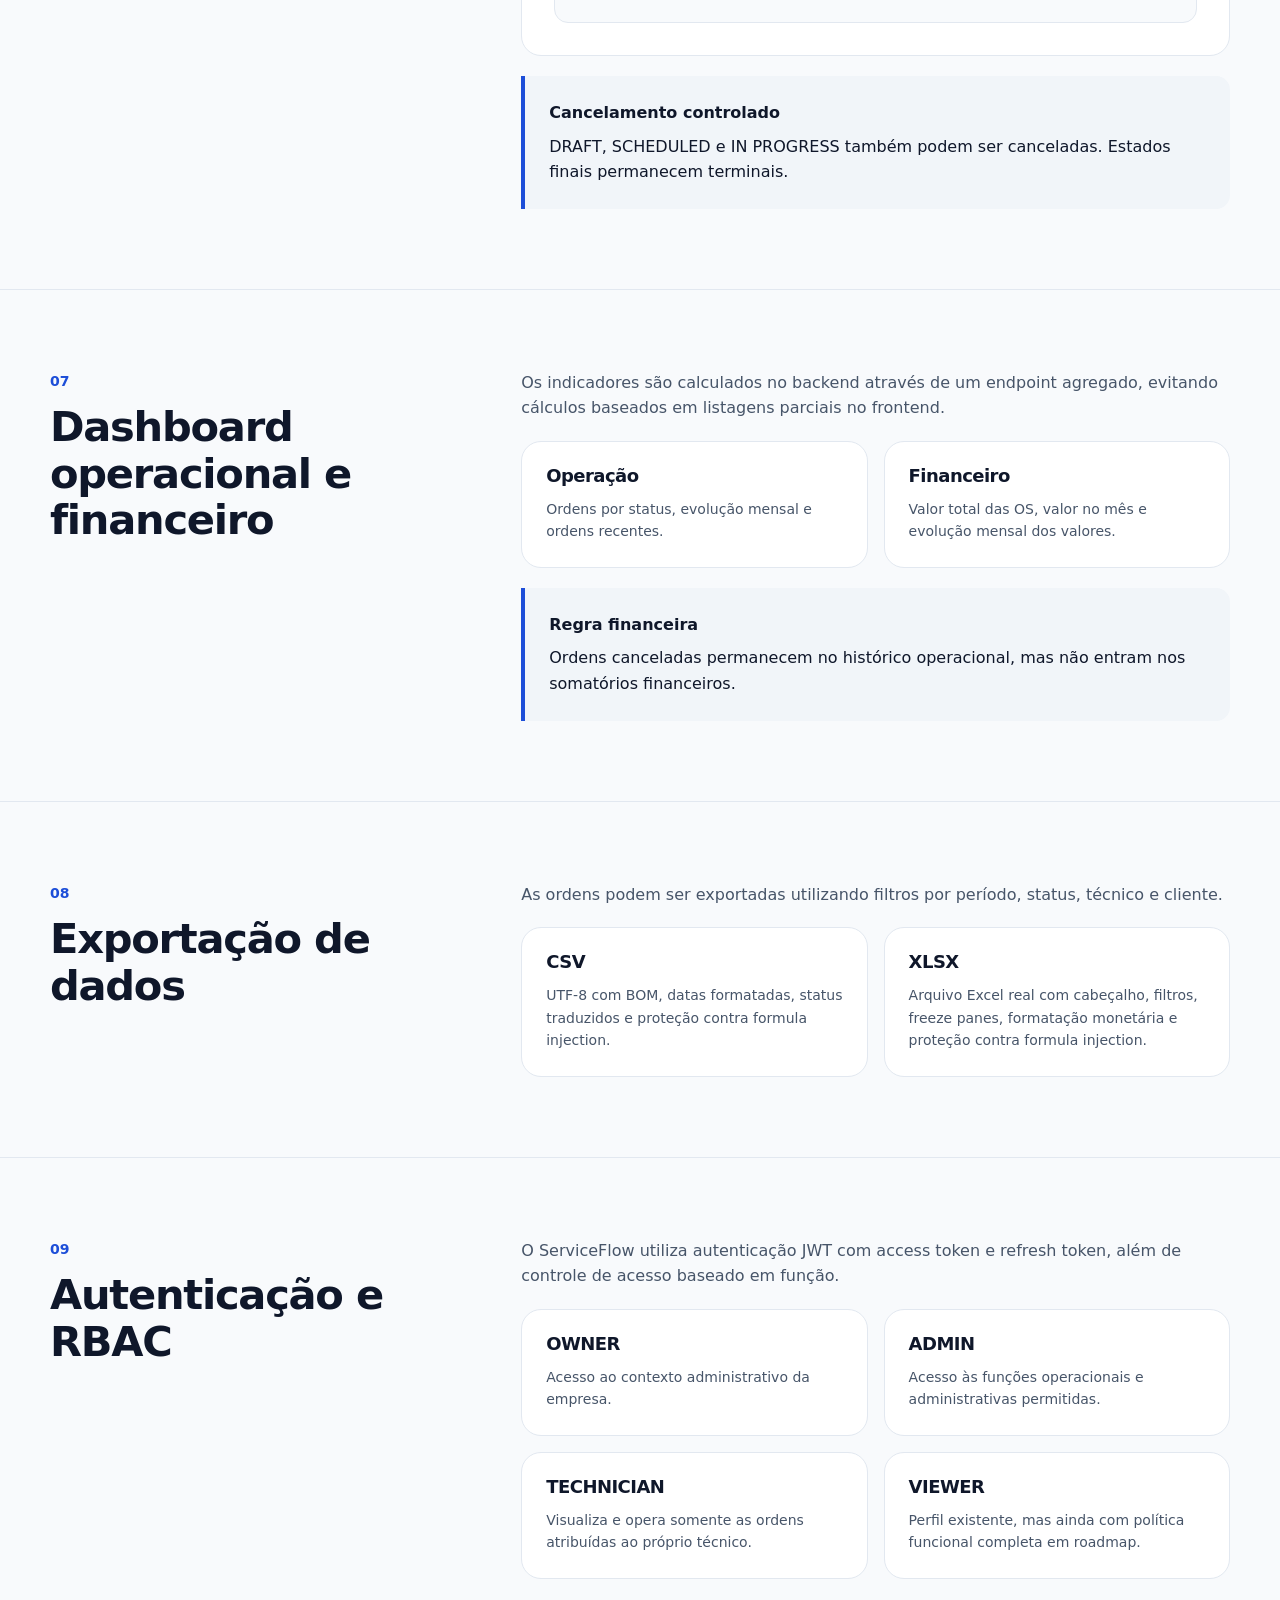
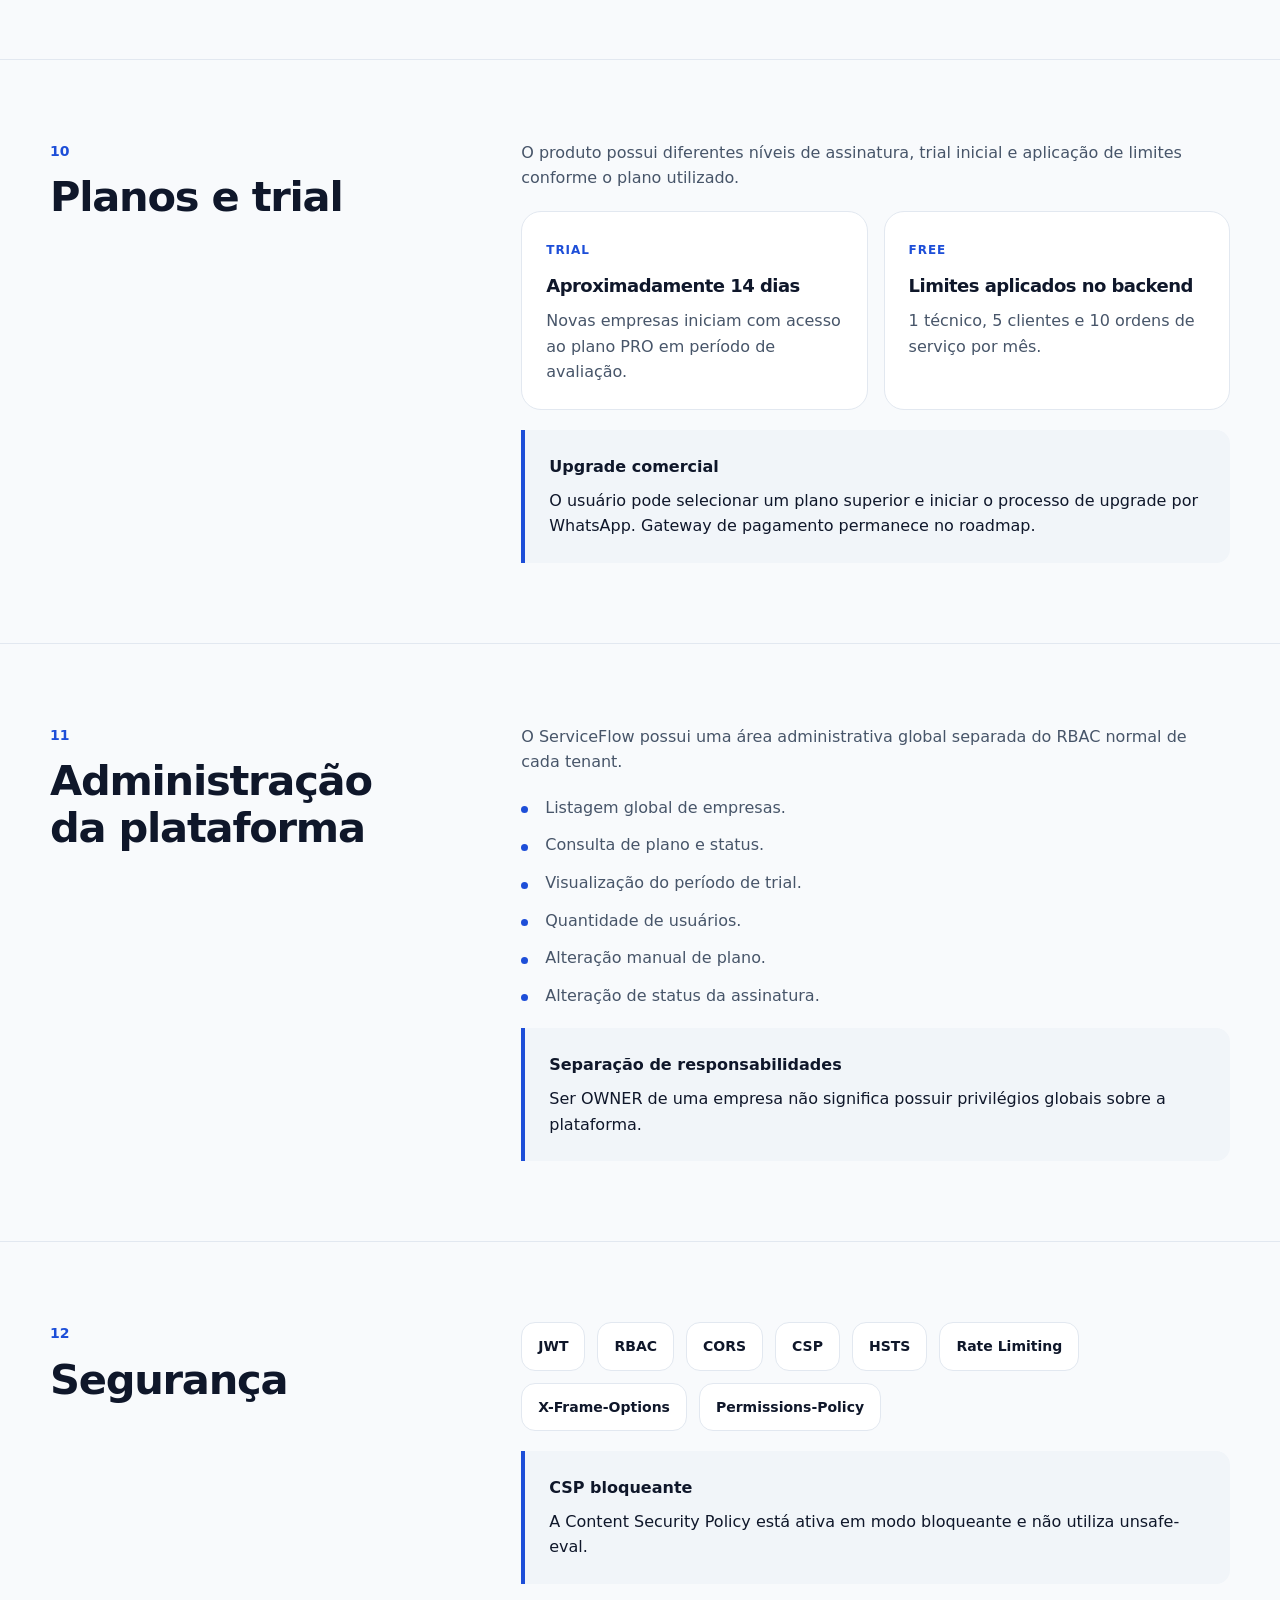
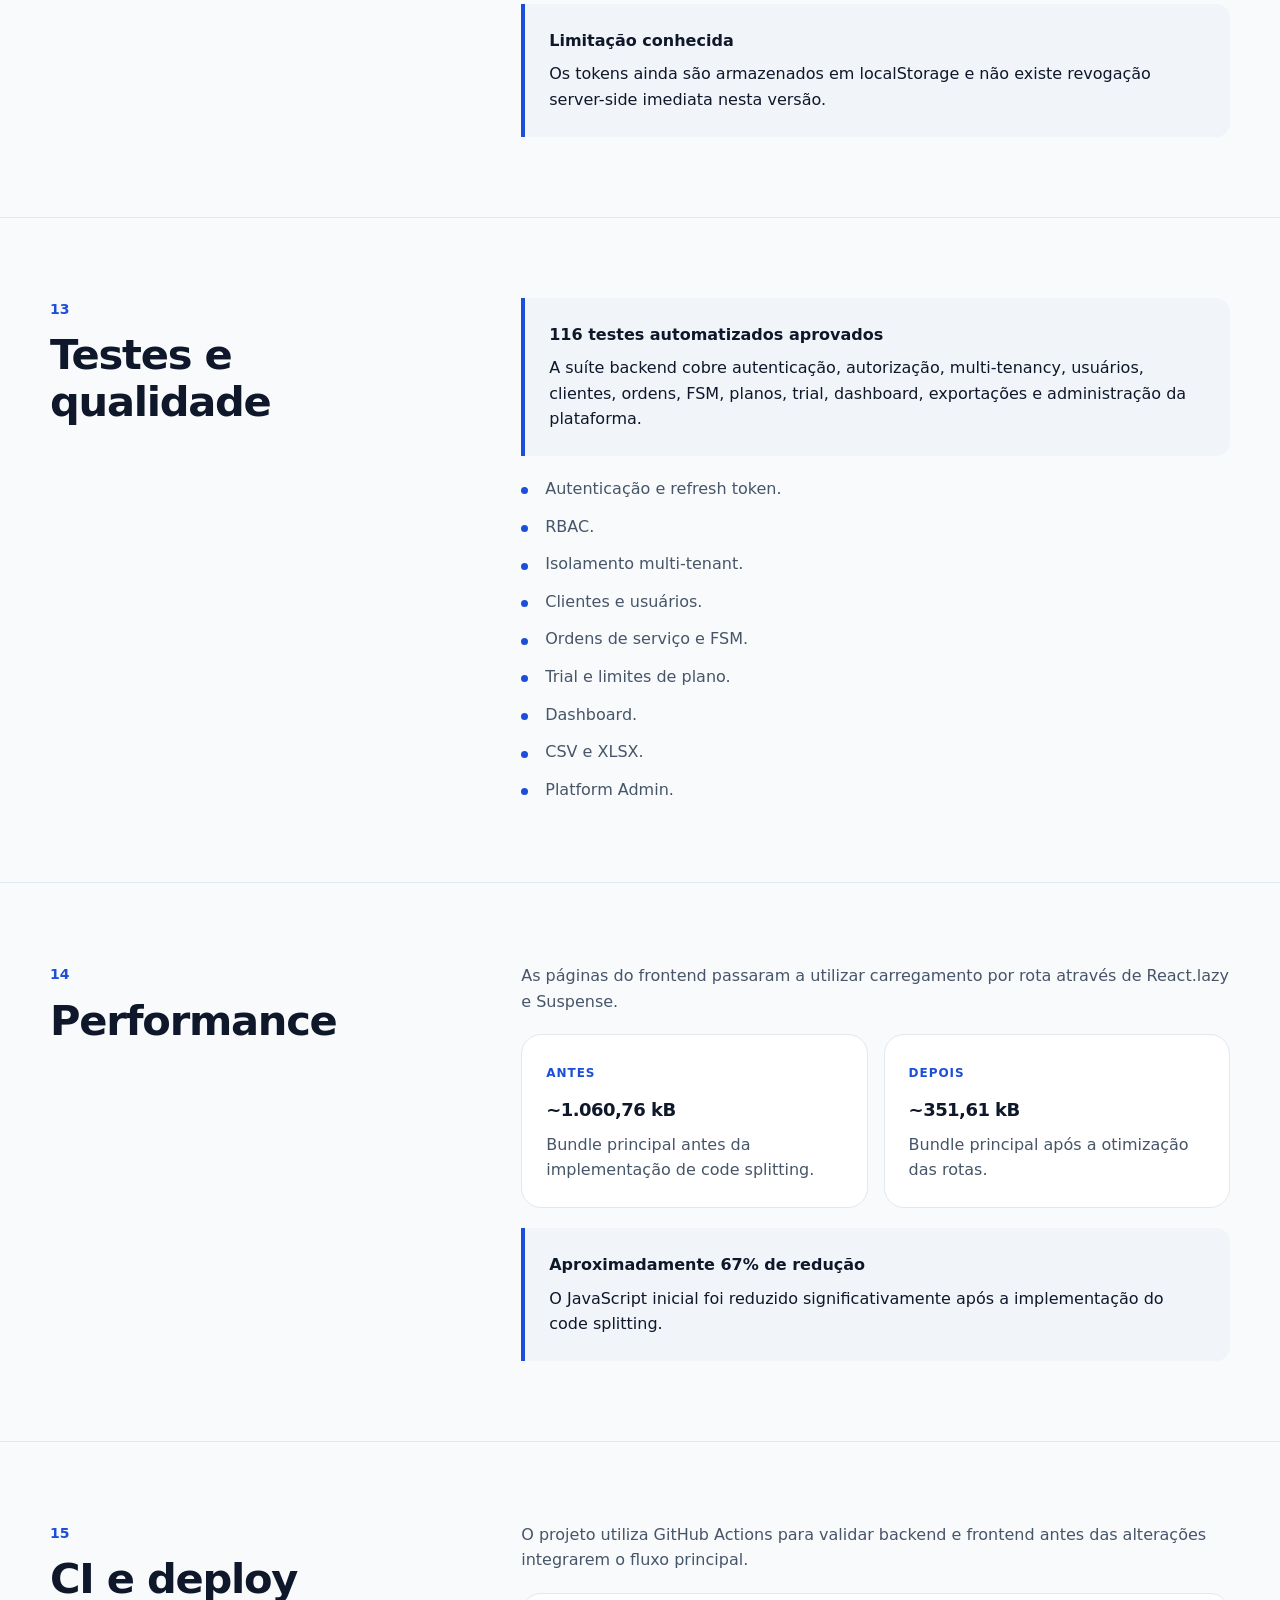
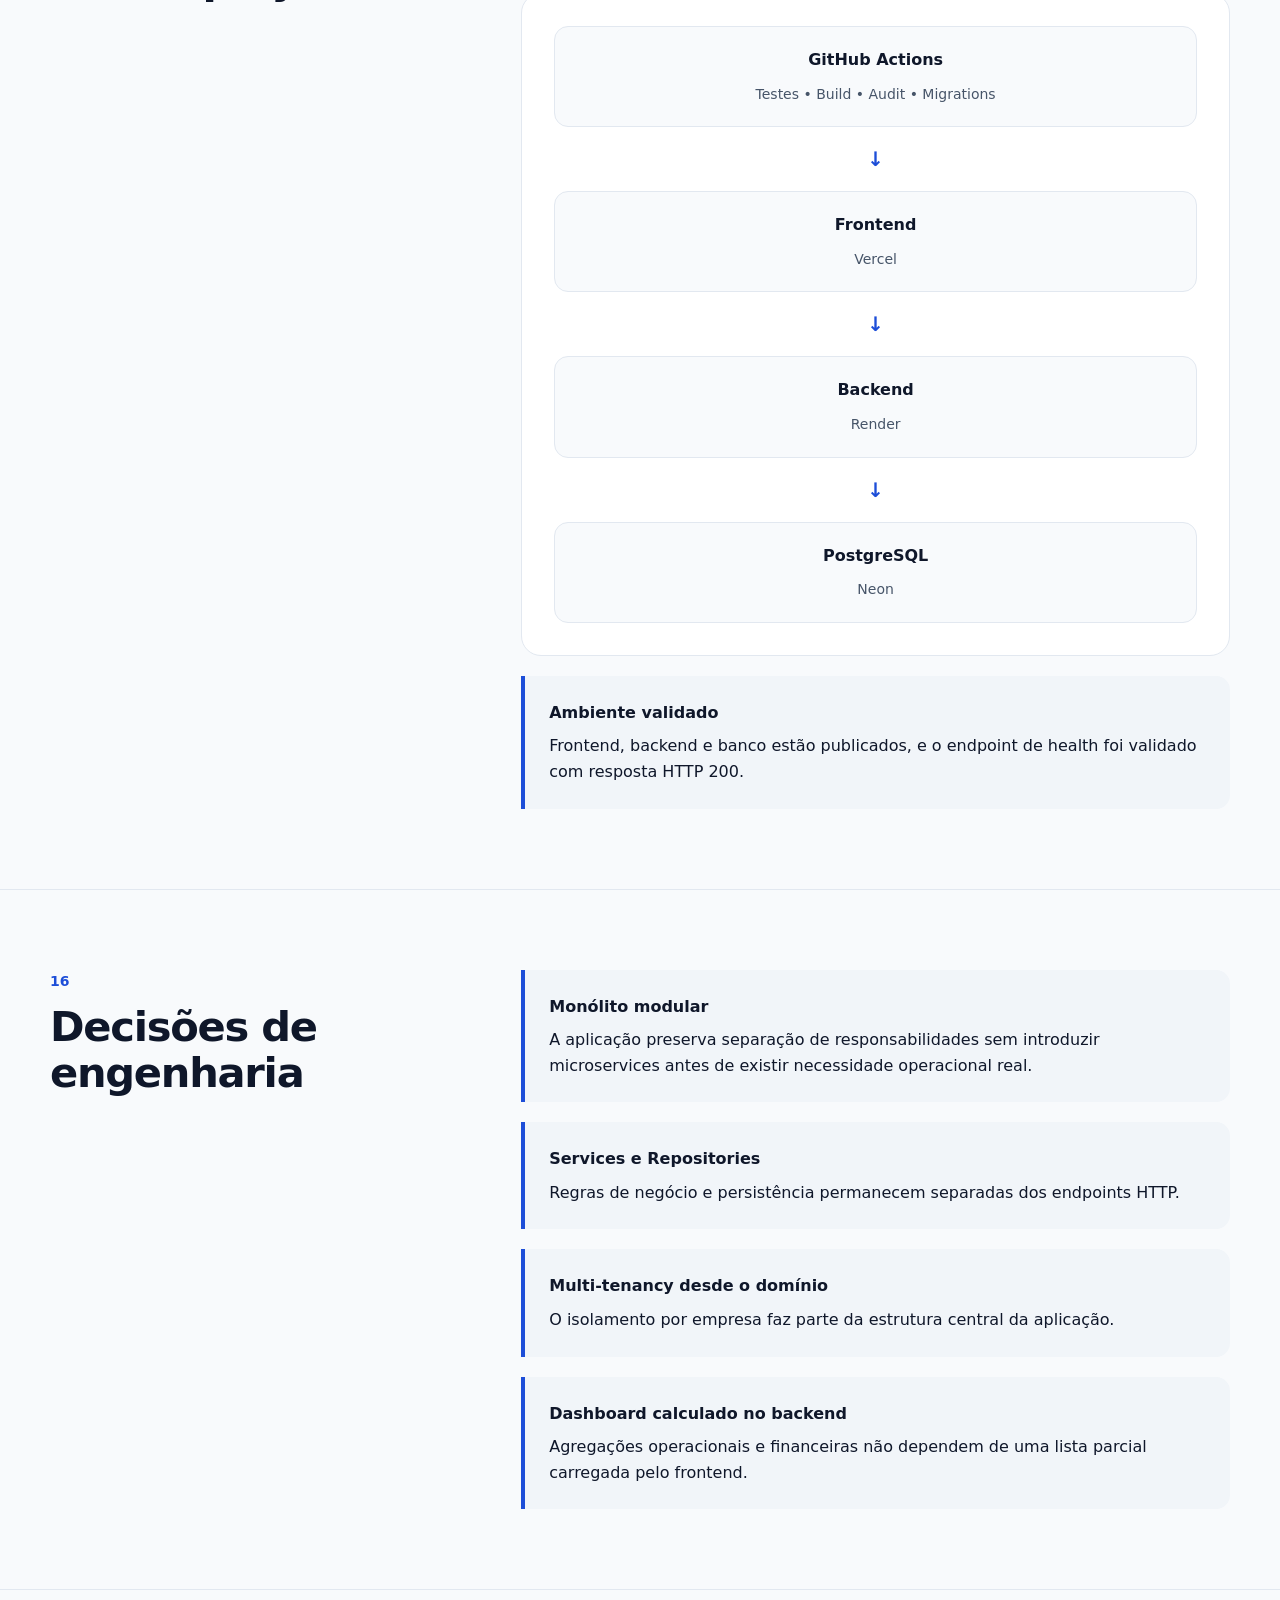
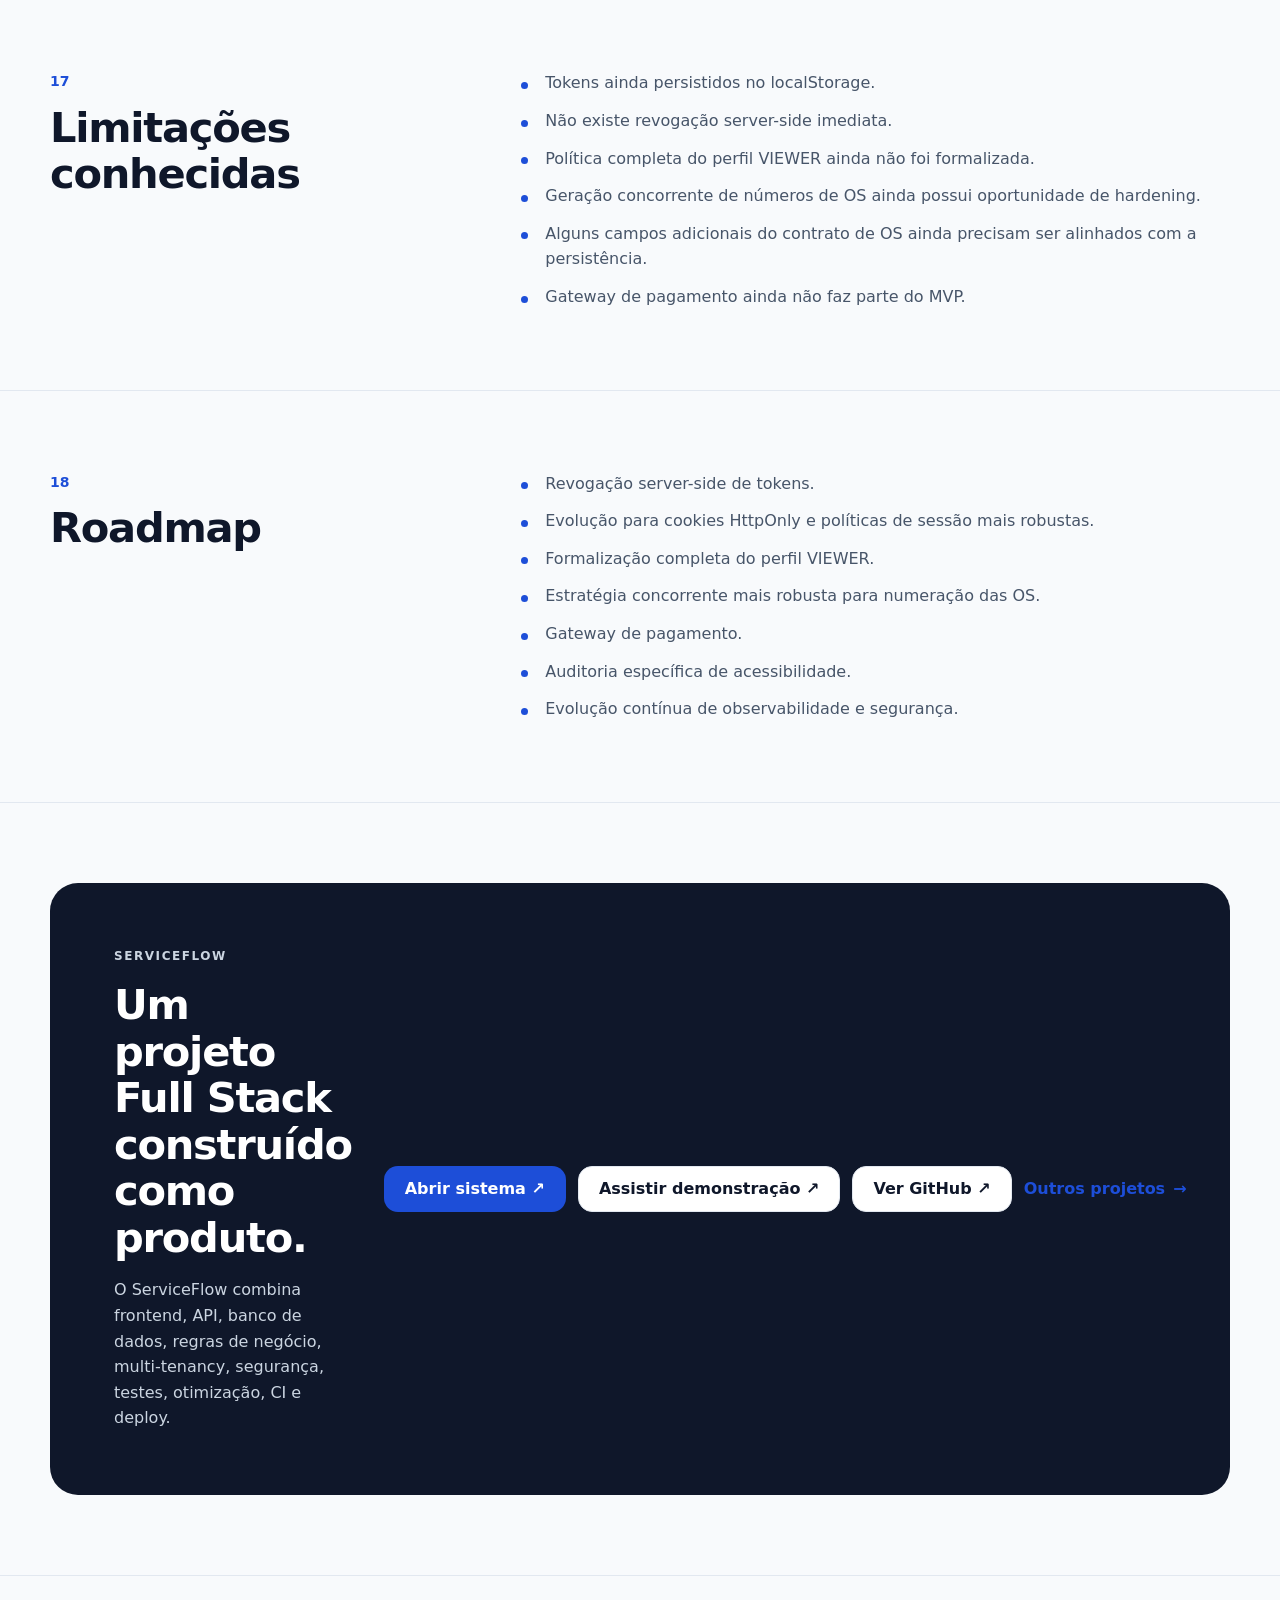
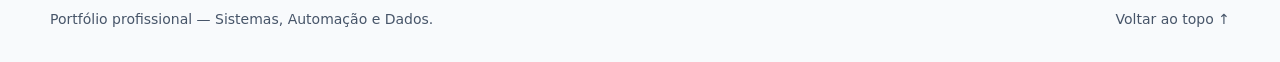
<file: projetos/serviceflow.html>
<!DOCTYPE html>
<html lang="pt-BR">

<head>
  <meta charset="UTF-8">

  <meta
    name="viewport"
    content="width=device-width, initial-scale=1.0"
  >


  <title>
    ServiceFlow | Sistema Full Stack para Gestão de Serviços
  </title>


  <meta
    name="description"
    content="Case ServiceFlow: sistema Full Stack para gestão de serviços e ordens de atendimento com React, TypeScript, FastAPI, PostgreSQL, autenticação, RBAC, testes e CI/CD."
  >

  <!-- SEO -->

  <link
    rel="canonical"
    href="https://ibermon-portfolio.vercel.app/projetos/serviceflow.html"
  >

  <meta
    name="robots"
    content="index, follow"
  >


  <!-- OPEN GRAPH -->

  <meta
    property="og:type"
    content="article"
  >

  <meta
    property="og:locale"
    content="pt_BR"
  >

  <meta
    property="og:site_name"
    content="Portfólio Ibermon Junior"
  >

  <meta
    property="og:title"
    content="ServiceFlow | Sistema Full Stack para Gestão de Serviços"
  >

  <meta
    property="og:description"
    content="Case técnico com React, TypeScript, FastAPI, PostgreSQL, autenticação JWT, RBAC, testes automatizados e CI/CD."
  >

  <meta
    property="og:url"
    content="https://ibermon-portfolio.vercel.app/projetos/serviceflow.html"
  >

  <meta
    property="og:image"
    content="https://ibermon-portfolio.vercel.app/assets/images/og/portfolio-og.png"
  >

  <meta
    property="og:image:alt"
    content="Portfólio de Ibermon Junior — Desenvolvedor Full Stack, Automação, IA e Dados"
  >


  <!-- X / TWITTER -->

  <meta
    name="twitter:card"
    content="summary_large_image"
  >

  <meta
    name="twitter:title"
    content="ServiceFlow | Sistema Full Stack"
  >

  <meta
    name="twitter:description"
    content="Sistema para gestão de serviços e ordens de atendimento com frontend React, API FastAPI, PostgreSQL, segurança, testes e CI/CD."
  >

  <meta
    name="theme-color"
    content="#f8fafc"
  >

  <meta
    name="twitter:image"
    content="https://ibermon-portfolio.vercel.app/assets/images/og/portfolio-og.png"
  >

  <meta
    name="twitter:image:alt"
    content="Portfólio de Ibermon Junior — Desenvolvedor Full Stack, Automação, IA e Dados"
  >


  <!-- TEMA -->

  <script>
    (() => {
      const savedTheme =
        localStorage.getItem("portfolio-theme");

      const prefersDark =
        window.matchMedia(
          "(prefers-color-scheme: dark)"
        ).matches;

      const theme =
        savedTheme ||
        (prefersDark ? "dark" : "light");

      document.documentElement
        .setAttribute(
          "data-theme",
          theme
        );
    })();
  </script>


  <!-- CSS -->

  <link
    rel="stylesheet"
    href="../assets/css/variables.css"
  >

  <link
    rel="stylesheet"
    href="../assets/css/reset.css"
  >

  <link
    rel="stylesheet"
    href="../assets/css/base.css"
  >

  <link
    rel="stylesheet"
    href="../assets/css/components.css"
  >

  <link
    rel="stylesheet"
    href="../assets/css/layout.css"
  >

  <link
    rel="stylesheet"
    href="../assets/css/case-study.css"
  >

  <link
    rel="stylesheet"
    href="../assets/css/responsive.css"
  >

  <!-- DADOS ESTRUTURADOS -->

  <script type="application/ld+json">
  {
    "@context": "https://schema.org",
    "@type": "SoftwareApplication",
    "name": "ServiceFlow",
    "applicationCategory": "BusinessApplication",
    "operatingSystem": "Web",
    "description": "Sistema Full Stack para gestão de serviços e ordens de atendimento, com controle de usuários, prioridades, status e histórico operacional.",
    "url": "https://serviceflow-liard.vercel.app",
    "sameAs": [
      "https://github.com/Ibjunior01/serviceflow",
      "https://ibermon-portfolio.vercel.app/projetos/serviceflow.html"
    ],
    "author": {
      "@type": "Person",
      "name": "Ibermon Junior",
      "url": "https://ibermon-portfolio.vercel.app/"
    },
    "programmingLanguage": [
      "TypeScript",
      "Python"
    ]
  }
  </script>

</head>


<body id="topo">

  <a
    class="skip-link"
    href="#conteudo-principal"
  >
    Ir para o conteúdo principal
  </a>


  <!-- HEADER -->

  <header
    class="site-header"
    id="site-header"
  ></header>


  <main id="conteudo-principal">


    <!-- HERO -->

    <section class="case-hero">

      <div class="container">

        <div class="case-breadcrumb">

          <a href="../index.html">
            Home
          </a>

          <span aria-hidden="true">/</span>

          <a href="index.html">
            Projetos
          </a>

          <span aria-hidden="true">/</span>

          <span>
            ServiceFlow
          </span>

        </div>


        <div class="case-hero-grid">

          <div>

            <p class="eyebrow">
              SaaS B2B • Full Stack
            </p>

            <h1 class="case-title">
              ServiceFlow
            </h1>

            <p class="case-summary">

              Plataforma SaaS B2B para gestão de clientes,
              técnicos e ordens de serviço, com arquitetura
              multi-tenant, autenticação JWT, controle de acesso,
              dashboards operacionais e financeiros, exportações,
              administração da plataforma, testes automatizados,
              CI e deploy em produção.

            </p>

            <div
              class="hero-actions"
              style="margin-top: var(--space-8);"
            >
              <a
                class="button button-primary"
                href="https://serviceflow-liard.vercel.app"
                target="_blank"
                rel="noopener noreferrer"
              >
                Abrir sistema ↗
              </a>

              <a
                class="button button-secondary"
                href="https://github.com/Ibjunior01/serviceflow"
                target="_blank"
                rel="noopener noreferrer"
              >
                Ver código no GitHub ↗
              </a>

              <a
                class="button button-secondary"
                href="https://www.linkedin.com/feed/update/urn:li:activity:7500178516659937280/"
                target="_blank"
                rel="noopener noreferrer"
              >
                Assistir demonstração ↗
              </a>

              <a
                class="text-link"
                href="#arquitetura"
              >
                Ver arquitetura
                <span aria-hidden="true">→</span>
              </a>
              
            </div>

          </div>


          <aside class="case-meta">

            <div class="case-meta-item">

              <span class="case-meta-label">
                Status
              </span>

              <span
                class="status-badge status-concluido"
              >
                MVP concluído
              </span>

            </div>


            <div class="case-meta-item">

              <span class="case-meta-label">
                Tipo
              </span>

              <span class="case-meta-value">
                SaaS B2B
              </span>

            </div>


            <div class="case-meta-item">

              <span class="case-meta-label">
                Frontend
              </span>

              <span class="case-meta-value">
                React + TypeScript
              </span>

            </div>


            <div class="case-meta-item">

              <span class="case-meta-label">
                Backend
              </span>

              <span class="case-meta-value">
                FastAPI
              </span>

            </div>


            <div class="case-meta-item">

              <span class="case-meta-label">
                Banco
              </span>

              <span class="case-meta-value">
                PostgreSQL
              </span>

            </div>

          </aside>

        </div>

      </div>

    </section>

<!-- EVIDÊNCIAS TÉCNICAS -->

    <section
    class="case-evidence"
    aria-label="Evidências técnicas do projeto"
    >

    <div class="container">

        <div class="evidence-grid">


        <article class="evidence-item">

            <strong>
            116
            </strong>

            <span>
            testes backend aprovados
            </span>

        </article>


        <article class="evidence-item">

            <strong>
            CI verde
            </strong>

            <span>
            backend e frontend
            </span>

        </article>


        <article class="evidence-item">

            <strong>
            0
            </strong>

            <span>
            vulnerabilidades no npm audit
            </span>

        </article>


        <article class="evidence-item">

            <strong>
            ~67%
            </strong>

            <span>
            redução do JavaScript inicial
            </span>

        </article>


        <article class="evidence-item">

            <strong>
            Produção
            </strong>

            <span>
            Vercel • Render • Neon
            </span>

        </article>


        </div>

    </div>

    </section>


    <!-- 01 PROBLEMA -->

    <section class="case-section">

      <div class="container case-section-grid">

        <div>

          <p class="case-section-number">
            01
          </p>

          <h2 class="case-section-title">
            O problema
          </h2>

        </div>


        <div class="case-content">

          <p>
            Pequenos prestadores de serviços técnicos precisam
            acompanhar clientes, técnicos, agendamentos e ordens
            de serviço dentro de operações que muitas vezes
            dependem de planilhas, mensagens e controles dispersos.
          </p>

          <p>
            Conforme a operação cresce, aumenta a dificuldade de
            acompanhar responsabilidades, histórico dos atendimentos,
            status dos serviços e informações financeiras.
          </p>

          <div class="case-highlight">

            <strong>
              Desafio central
            </strong>

            Criar uma plataforma capaz de organizar o ciclo das
            ordens de serviço e, ao mesmo tempo, possuir uma
            arquitetura preparada para atender múltiplas empresas.

          </div>

        </div>

      </div>

    </section>



    <!-- 02 SOLUÇÃO -->

    <section class="case-section">

      <div class="container case-section-grid">

        <div>

          <p class="case-section-number">
            02
          </p>

          <h2 class="case-section-title">
            A solução
          </h2>

        </div>


        <div class="case-content">

          <p>
            O ServiceFlow foi desenvolvido como uma aplicação
            SaaS Full Stack com frontend React e uma API REST
            construída em FastAPI.
          </p>

          <p>
            Cada empresa opera dentro de seu próprio contexto,
            enquanto usuários, clientes e ordens de serviço são
            relacionados ao tenant correspondente.
          </p>


          <div class="feature-grid">

            <article class="feature-card">

              <h3>
                Ordens de serviço
              </h3>

              <p>
                Criação, agendamento, atribuição,
                prioridades, itens, valores e status.
              </p>

            </article>


            <article class="feature-card">

              <h3>
                Clientes
              </h3>

              <p>
                Cadastro e organização das informações
                relacionadas aos atendimentos.
              </p>

            </article>


            <article class="feature-card">

              <h3>
                Técnicos
              </h3>

              <p>
                Equipes com controle de acesso e escopo
                operacional por usuário.
              </p>

            </article>


            <article class="feature-card">

              <h3>
                Dashboards
              </h3>

              <p>
                Indicadores operacionais e financeiros
                calculados pelo backend.
              </p>

            </article>


            <article class="feature-card">

              <h3>
                Planos
              </h3>

              <p>
                Trial, planos comerciais e limites
                de utilização por assinatura.
              </p>

            </article>


            <article class="feature-card">

              <h3>
                Multi-tenancy
              </h3>

              <p>
                Isolamento lógico de empresas e seus
                respectivos recursos.
              </p>

            </article>

          </div>

        </div>

      </div>

    </section>



    <!-- 03 DEMONSTRAÇÃO -->

<!-- 03 DEMONSTRAÇÃO -->

    <section class="case-section">

    <div class="container case-section-grid">

        <div>

        <p class="case-section-number">
            03
        </p>

        <h2 class="case-section-title">
            Demonstração
        </h2>

        </div>


        <div class="case-content">

        <p>
            O MVP está publicado e pode ser acessado
            diretamente pelo ambiente de produção.
            Abaixo estão algumas das principais áreas
            da aplicação em funcionamento.
        </p>


        <!-- ACESSO AO SISTEMA -->

        <div class="demo-card">

            <div
            class="demo-card-icon"
            aria-hidden="true"
            >
            ↗
            </div>


            <div class="demo-card-content">

            <span class="demo-label">
                Aplicação publicada
            </span>

            <h3>
                ServiceFlow
            </h3>

            <p>
                Navegue pela aplicação e conheça
                o fluxo de gestão de clientes,
                técnicos e ordens de serviço.
            </p>


            <div class="demo-meta">

                <span>
                React + FastAPI
                </span>

                <span>•</span>

                <span>
                Ambiente de produção
                </span>

            </div>


            <a
                class="button button-primary"
                href="https://serviceflow-liard.vercel.app"
                target="_blank"
                rel="noopener noreferrer"
            >
                Abrir ServiceFlow ↗
            </a>

            </div>

        </div>


        <!-- PRODUTO EM FUNCIONAMENTO -->

        <div class="product-preview">

            <div class="product-preview-heading">

            <div>

                <span class="demo-label">
                Produto em funcionamento
                </span>

                <h3>
                Algumas áreas da aplicação
                </h3>

            </div>

            <p>
                Interface utilizada para acompanhar
                operação, ordens de serviço e
                administração da plataforma.
            </p>

            </div>


            <!-- IMAGEM PRINCIPAL -->

            <figure class="product-shot product-shot-featured">

            <div class="product-shot-frame">

                <img
                src="../assets/images/projects/serviceflow/dashboard.png"
                alt="Dashboard do ServiceFlow com indicadores operacionais e financeiros"
                loading="lazy"
                >

            </div>

            <figcaption>

                <strong>
                Dashboard
                </strong>

                <span>
                Indicadores operacionais e financeiros
                calculados pelo backend.
                </span>

            </figcaption>

            </figure>


            <!-- IMAGENS SECUNDÁRIAS -->

            <div class="product-shot-grid">


            <figure class="product-shot">

                <div class="product-shot-frame">

                <img
                    src="../assets/images/projects/serviceflow/ordens-servico.png"
                    alt="Tela de ordens de serviço do ServiceFlow"
                    loading="lazy"
                >

                </div>

                <figcaption>

                <strong>
                    Ordens de serviço
                </strong>

                <span>
                    Gestão do ciclo operacional,
                    atribuições, prioridades e status.
                </span>

                </figcaption>

            </figure>


            <figure class="product-shot">

                <div class="product-shot-frame">

                <img
                    src="../assets/images/projects/serviceflow/platform-admin.png"
                    alt="Tela de administração da plataforma ServiceFlow"
                    loading="lazy"
                >

                </div>

                <figcaption>

                <strong>
                    Platform Admin
                </strong>

                <span>
                    Administração global de empresas,
                    planos e assinaturas.
                </span>

                </figcaption>

            </figure>


            </div>

        </div>


        <p class="video-caption">
            As imagens utilizadas no portfólio devem conter
            apenas informações fictícias ou anonimizadas.
        </p>

        </div>

    </div>

    </section>



    <!-- 04 ARQUITETURA -->

    <section
      class="case-section"
      id="arquitetura"
    >

      <div class="container case-section-grid">

        <div>

          <p class="case-section-number">
            04
          </p>

          <h2 class="case-section-title">
            Arquitetura Full Stack
          </h2>

        </div>


        <div class="case-content">

          <p>
            O projeto utiliza um monólito modular,
            mantendo separação entre interface,
            API, regras de negócio e persistência.
          </p>


          <div class="architecture-box">

            <div class="architecture-layer">

              <strong>
                Frontend
              </strong>

              <span>
                React • TypeScript • Vite
              </span>

            </div>


            <div class="architecture-arrow">↓</div>


            <div class="architecture-layer">

              <strong>
                HTTP / Server State
              </strong>

              <span>
                Axios • TanStack Query
              </span>

            </div>


            <div class="architecture-arrow">↓</div>


            <div class="architecture-layer">

              <strong>
                REST API
              </strong>

              <span>
                FastAPI • Pydantic • JWT
              </span>

            </div>


            <div class="architecture-arrow">↓</div>


            <div class="architecture-layer">

              <strong>
                Service Layer
              </strong>

              <span>
                Regras de negócio e orquestração
              </span>

            </div>


            <div class="architecture-arrow">↓</div>


            <div class="architecture-layer">

              <strong>
                Repository Layer
              </strong>

              <span>
                Persistência e consultas
              </span>

            </div>


            <div class="architecture-arrow">↓</div>


            <div class="architecture-layer">

              <strong>
                Banco
              </strong>

              <span>
                SQLAlchemy Async • PostgreSQL
              </span>

            </div>

          </div>

        </div>

      </div>

    </section>



    <!-- 05 MULTI TENANCY -->

    <section class="case-section">

      <div class="container case-section-grid">

        <div>

          <p class="case-section-number">
            05
          </p>

          <h2 class="case-section-title">
            Multi-tenancy
          </h2>

        </div>


        <div class="case-content">

          <p>
            A empresa é o tenant raiz do sistema e o isolamento
            utiliza o identificador da empresa nas operações
            relacionadas.
          </p>


          <div class="rule-grid">

            <article class="rule-card">

              <span>
                Empresa A
              </span>

              <h3>
                Contexto próprio
              </h3>

              <p>
                Clientes, usuários, técnicos e ordens
                pertencem ao tenant correspondente.
              </p>

            </article>


            <article class="rule-card">

              <span>
                Empresa B
              </span>

              <h3>
                Isolamento
              </h3>

              <p>
                Recursos pertencentes a outros tenants
                não são acessíveis pela aplicação.
              </p>

            </article>

          </div>


          <div class="case-highlight">

            <strong>
              Numeração por empresa
            </strong>

            A unicidade da ordem utiliza a combinação
            empresa + número da OS, permitindo que cada
            tenant possua sua própria sequência.

          </div>

        </div>

      </div>

    </section>



    <!-- 06 FSM -->

    <section class="case-section">

      <div class="container case-section-grid">

        <div>

          <p class="case-section-number">
            06
          </p>

          <h2 class="case-section-title">
            Ciclo da ordem de serviço
          </h2>

        </div>


        <div class="case-content">

          <p>
            A ordem de serviço possui uma máquina de estados
            para impedir transições inconsistentes no fluxo
            operacional.
          </p>


          <div class="architecture-box">

            <div class="architecture-layer">

              <strong>
                DRAFT
              </strong>

              <span>
                OS criada
              </span>

            </div>


            <div class="architecture-arrow">↓</div>


            <div class="architecture-layer">

              <strong>
                SCHEDULED
              </strong>

              <span>
                Atendimento programado
              </span>

            </div>


            <div class="architecture-arrow">↓</div>


            <div class="architecture-layer">

              <strong>
                IN PROGRESS
              </strong>

              <span>
                Serviço em execução
              </span>

            </div>


            <div class="architecture-arrow">↓</div>


            <div class="architecture-layer">

              <strong>
                COMPLETED
              </strong>

              <span>
                Serviço concluído
              </span>

            </div>


            <div class="architecture-arrow">↓</div>


            <div class="architecture-layer">

              <strong>
                INVOICED
              </strong>

              <span>
                Fluxo finalizado
              </span>

            </div>

          </div>


          <div class="case-highlight">

            <strong>
              Cancelamento controlado
            </strong>

            DRAFT, SCHEDULED e IN PROGRESS também
            podem ser canceladas. Estados finais
            permanecem terminais.
          </div>

        </div>

      </div>

    </section>



    <!-- 07 DASHBOARD -->

    <section class="case-section">

      <div class="container case-section-grid">

        <div>

          <p class="case-section-number">
            07
          </p>

          <h2 class="case-section-title">
            Dashboard operacional e financeiro
          </h2>

        </div>


        <div class="case-content">

          <p>
            Os indicadores são calculados no backend
            através de um endpoint agregado, evitando
            cálculos baseados em listagens parciais
            no frontend.
          </p>


          <div class="feature-grid">

            <article class="feature-card">

              <h3>
                Operação
              </h3>

              <p>
                Ordens por status, evolução mensal
                e ordens recentes.
              </p>

            </article>


            <article class="feature-card">

              <h3>
                Financeiro
              </h3>

              <p>
                Valor total das OS, valor no mês
                e evolução mensal dos valores.
              </p>

            </article>

          </div>


          <div class="case-highlight">

            <strong>
              Regra financeira
            </strong>

            Ordens canceladas permanecem no histórico
            operacional, mas não entram nos somatórios
            financeiros.

          </div>

        </div>

      </div>

    </section>



    <!-- 08 EXPORTAÇÃO -->

    <section class="case-section">

      <div class="container case-section-grid">

        <div>

          <p class="case-section-number">
            08
          </p>

          <h2 class="case-section-title">
            Exportação de dados
          </h2>

        </div>


        <div class="case-content">

          <p>
            As ordens podem ser exportadas utilizando
            filtros por período, status, técnico e cliente.
          </p>


          <div class="feature-grid">

            <article class="feature-card">

              <h3>
                CSV
              </h3>

              <p>
                UTF-8 com BOM, datas formatadas,
                status traduzidos e proteção contra
                formula injection.
              </p>

            </article>


            <article class="feature-card">

              <h3>
                XLSX
              </h3>

              <p>
                Arquivo Excel real com cabeçalho,
                filtros, freeze panes, formatação
                monetária e proteção contra formula injection.
              </p>

            </article>

          </div>

        </div>

      </div>

    </section>



    <!-- 09 RBAC -->

    <section class="case-section">

      <div class="container case-section-grid">

        <div>

          <p class="case-section-number">
            09
          </p>

          <h2 class="case-section-title">
            Autenticação e RBAC
          </h2>

        </div>


        <div class="case-content">

          <p>
            O ServiceFlow utiliza autenticação JWT
            com access token e refresh token, além
            de controle de acesso baseado em função.
          </p>


          <div class="feature-grid">

            <article class="feature-card">

              <h3>
                OWNER
              </h3>

              <p>
                Acesso ao contexto administrativo
                da empresa.
              </p>

            </article>


            <article class="feature-card">

              <h3>
                ADMIN
              </h3>

              <p>
                Acesso às funções operacionais
                e administrativas permitidas.
              </p>

            </article>


            <article class="feature-card">

              <h3>
                TECHNICIAN
              </h3>

              <p>
                Visualiza e opera somente as ordens
                atribuídas ao próprio técnico.
              </p>

            </article>


            <article class="feature-card">

              <h3>
                VIEWER
              </h3>

              <p>
                Perfil existente, mas ainda com política
                funcional completa em roadmap.
              </p>

            </article>

          </div>

        </div>

      </div>

    </section>



    <!-- 10 PLANOS -->

    <section class="case-section">

      <div class="container case-section-grid">

        <div>

          <p class="case-section-number">
            10
          </p>

          <h2 class="case-section-title">
            Planos e trial
          </h2>

        </div>


        <div class="case-content">

          <p>
            O produto possui diferentes níveis de assinatura,
            trial inicial e aplicação de limites conforme
            o plano utilizado.
          </p>


          <div class="rule-grid">

            <article class="rule-card">

              <span>
                Trial
              </span>

              <h3>
                Aproximadamente 14 dias
              </h3>

              <p>
                Novas empresas iniciam com acesso ao
                plano PRO em período de avaliação.
              </p>

            </article>


            <article class="rule-card">

              <span>
                FREE
              </span>

              <h3>
                Limites aplicados no backend
              </h3>

              <p>
                1 técnico, 5 clientes e 10 ordens
                de serviço por mês.
              </p>

            </article>

          </div>


          <div class="case-highlight">

            <strong>
              Upgrade comercial
            </strong>

            O usuário pode selecionar um plano superior
            e iniciar o processo de upgrade por WhatsApp.
            Gateway de pagamento permanece no roadmap.

          </div>

        </div>

      </div>

    </section>



    <!-- 11 PLATFORM ADMIN -->

    <section class="case-section">

      <div class="container case-section-grid">

        <div>

          <p class="case-section-number">
            11
          </p>

          <h2 class="case-section-title">
            Administração da plataforma
          </h2>

        </div>


        <div class="case-content">

          <p>
            O ServiceFlow possui uma área administrativa
            global separada do RBAC normal de cada tenant.
          </p>


          <ul class="case-list">

            <li>
              Listagem global de empresas.
            </li>

            <li>
              Consulta de plano e status.
            </li>

            <li>
              Visualização do período de trial.
            </li>

            <li>
              Quantidade de usuários.
            </li>

            <li>
              Alteração manual de plano.
            </li>

            <li>
              Alteração de status da assinatura.
            </li>

          </ul>


          <div class="case-highlight">

            <strong>
              Separação de responsabilidades
            </strong>

            Ser OWNER de uma empresa não significa
            possuir privilégios globais sobre a plataforma.

          </div>

        </div>

      </div>

    </section>



    <!-- 12 SEGURANÇA -->

    <section class="case-section">

      <div class="container case-section-grid">

        <div>

          <p class="case-section-number">
            12
          </p>

          <h2 class="case-section-title">
            Segurança
          </h2>

        </div>


        <div class="case-content">

          <div class="tech-grid">

            <span class="tech-item">
              JWT
            </span>

            <span class="tech-item">
              RBAC
            </span>

            <span class="tech-item">
              CORS
            </span>

            <span class="tech-item">
              CSP
            </span>

            <span class="tech-item">
              HSTS
            </span>

            <span class="tech-item">
              Rate Limiting
            </span>

            <span class="tech-item">
              X-Frame-Options
            </span>

            <span class="tech-item">
              Permissions-Policy
            </span>

          </div>


          <div class="case-highlight">

            <strong>
              CSP bloqueante
            </strong>

            A Content Security Policy está ativa
            em modo bloqueante e não utiliza
            unsafe-eval.

          </div>


          <div class="case-highlight">

            <strong>
              Limitação conhecida
            </strong>

            Os tokens ainda são armazenados em
            localStorage e não existe revogação
            server-side imediata nesta versão.

          </div>

        </div>

      </div>

    </section>



    <!-- 13 TESTES -->

    <section class="case-section">

      <div class="container case-section-grid">

        <div>

          <p class="case-section-number">
            13
          </p>

          <h2 class="case-section-title">
            Testes e qualidade
          </h2>

        </div>


        <div class="case-content">

          <div class="case-highlight">

            <strong>
              116 testes automatizados aprovados
            </strong>

            A suíte backend cobre autenticação,
            autorização, multi-tenancy, usuários,
            clientes, ordens, FSM, planos, trial,
            dashboard, exportações e administração
            da plataforma.

          </div>


          <ul class="case-list">

            <li>
              Autenticação e refresh token.
            </li>

            <li>
              RBAC.
            </li>

            <li>
              Isolamento multi-tenant.
            </li>

            <li>
              Clientes e usuários.
            </li>

            <li>
              Ordens de serviço e FSM.
            </li>

            <li>
              Trial e limites de plano.
            </li>

            <li>
              Dashboard.
            </li>

            <li>
              CSV e XLSX.
            </li>

            <li>
              Platform Admin.
            </li>

          </ul>

        </div>

      </div>

    </section>



    <!-- 14 PERFORMANCE -->

    <section class="case-section">

      <div class="container case-section-grid">

        <div>

          <p class="case-section-number">
            14
          </p>

          <h2 class="case-section-title">
            Performance
          </h2>

        </div>


        <div class="case-content">

          <p>
            As páginas do frontend passaram a utilizar
            carregamento por rota através de React.lazy
            e Suspense.
          </p>


          <div class="rule-grid">

            <article class="rule-card">

              <span>
                Antes
              </span>

              <h3>
                ~1.060,76 kB
              </h3>

              <p>
                Bundle principal antes da
                implementação de code splitting.
              </p>

            </article>


            <article class="rule-card">

              <span>
                Depois
              </span>

              <h3>
                ~351,61 kB
              </h3>

              <p>
                Bundle principal após a
                otimização das rotas.
              </p>

            </article>

          </div>


          <div class="case-highlight">

            <strong>
              Aproximadamente 67% de redução
            </strong>

            O JavaScript inicial foi reduzido
            significativamente após a implementação
            do code splitting.
          </div>

        </div>

      </div>

    </section>



    <!-- 15 CI E DEPLOY -->

    <section class="case-section">

      <div class="container case-section-grid">

        <div>

          <p class="case-section-number">
            15
          </p>

          <h2 class="case-section-title">
            CI e deploy
          </h2>

        </div>


        <div class="case-content">

          <p>
            O projeto utiliza GitHub Actions para
            validar backend e frontend antes das
            alterações integrarem o fluxo principal.
          </p>


          <div class="architecture-box">

            <div class="architecture-layer">

              <strong>
                GitHub Actions
              </strong>

              <span>
                Testes • Build • Audit • Migrations
              </span>

            </div>


            <div class="architecture-arrow">↓</div>


            <div class="architecture-layer">

              <strong>
                Frontend
              </strong>

              <span>
                Vercel
              </span>

            </div>


            <div class="architecture-arrow">↓</div>


            <div class="architecture-layer">

              <strong>
                Backend
              </strong>

              <span>
                Render
              </span>

            </div>


            <div class="architecture-arrow">↓</div>


            <div class="architecture-layer">

              <strong>
                PostgreSQL
              </strong>

              <span>
                Neon
              </span>

            </div>

          </div>


          <div class="case-highlight">

            <strong>
              Ambiente validado
            </strong>

            Frontend, backend e banco estão publicados,
            e o endpoint de health foi validado
            com resposta HTTP 200.
          </div>

        </div>

      </div>

    </section>



    <!-- 16 DECISÕES -->

    <section class="case-section">

      <div class="container case-section-grid">

        <div>

          <p class="case-section-number">
            16
          </p>

          <h2 class="case-section-title">
            Decisões de engenharia
          </h2>

        </div>


        <div class="case-content">

          <div class="case-highlight">

            <strong>
              Monólito modular
            </strong>

            A aplicação preserva separação de
            responsabilidades sem introduzir
            microservices antes de existir
            necessidade operacional real.

          </div>


          <div class="case-highlight">

            <strong>
              Services e Repositories
            </strong>

            Regras de negócio e persistência
            permanecem separadas dos endpoints HTTP.

          </div>


          <div class="case-highlight">

            <strong>
              Multi-tenancy desde o domínio
            </strong>

            O isolamento por empresa faz parte
            da estrutura central da aplicação.

          </div>


          <div class="case-highlight">

            <strong>
              Dashboard calculado no backend
            </strong>

            Agregações operacionais e financeiras
            não dependem de uma lista parcial
            carregada pelo frontend.

          </div>

        </div>

      </div>

    </section>



    <!-- 17 LIMITAÇÕES -->

    <section class="case-section">

      <div class="container case-section-grid">

        <div>

          <p class="case-section-number">
            17
          </p>

          <h2 class="case-section-title">
            Limitações conhecidas
          </h2>

        </div>


        <div class="case-content">

          <ul class="case-list">

            <li>
              Tokens ainda persistidos no localStorage.
            </li>

            <li>
              Não existe revogação server-side imediata.
            </li>

            <li>
              Política completa do perfil VIEWER
              ainda não foi formalizada.
            </li>

            <li>
              Geração concorrente de números de OS
              ainda possui oportunidade de hardening.
            </li>

            <li>
              Alguns campos adicionais do contrato
              de OS ainda precisam ser alinhados
              com a persistência.
            </li>

            <li>
              Gateway de pagamento ainda não faz
              parte do MVP.
            </li>

          </ul>

        </div>

      </div>

    </section>



    <!-- 18 ROADMAP -->

    <section class="case-section">

      <div class="container case-section-grid">

        <div>

          <p class="case-section-number">
            18
          </p>

          <h2 class="case-section-title">
            Roadmap
          </h2>

        </div>


        <div class="case-content">

          <ul class="case-list">

            <li>
              Revogação server-side de tokens.
            </li>

            <li>
              Evolução para cookies HttpOnly
              e políticas de sessão mais robustas.
            </li>

            <li>
              Formalização completa do perfil VIEWER.
            </li>

            <li>
              Estratégia concorrente mais robusta
              para numeração das OS.
            </li>

            <li>
              Gateway de pagamento.
            </li>

            <li>
              Auditoria específica de acessibilidade.
            </li>

            <li>
              Evolução contínua de observabilidade
              e segurança.
            </li>

          </ul>

        </div>

      </div>

    </section>



    <!-- FINAL -->

    <section class="case-final">

      <div class="container">

        <div class="case-final-card">

          <div>

            <p class="eyebrow">
              ServiceFlow
            </p>

            <h2>
              Um projeto Full Stack construído
              como produto.
            </h2>

            <p>
              O ServiceFlow combina frontend,
              API, banco de dados, regras de negócio,
              multi-tenancy, segurança, testes,
              otimização, CI e deploy.
            </p>

          </div>


          <div class="case-final-actions">

            <a
              class="button button-primary"
              href="https://serviceflow-liard.vercel.app"
              target="_blank"
              rel="noopener noreferrer"
            >
              Abrir sistema ↗
            </a>

            <a
              class="button button-secondary"
              href="https://www.linkedin.com/feed/update/urn:li:activity:7500178516659937280/"
              target="_blank"
              rel="noopener noreferrer"
            >
              Assistir demonstração ↗
            </a>

            <a
              class="button button-secondary"
              href="https://github.com/Ibjunior01/serviceflow"
              target="_blank"
              rel="noopener noreferrer"
            >
              Ver GitHub ↗
            </a>

            <a
              class="text-link"
              href="index.html"
            >
              Outros projetos
              <span aria-hidden="true">→</span>
            </a>

          </div>

        </div>

      </div>

    </section>

  </main>



  <footer class="site-footer">

    <div class="container footer-inner">

      <p>
        Portfólio profissional —
        Sistemas, Automação e Dados.
      </p>

      <a href="#topo">
        Voltar ao topo ↑
      </a>

    </div>

  </footer>


  <!-- JS -->

    <script src="../assets/js/header.js"></script>
    <script src="../assets/js/navigation.js"></script>
    <script src="../assets/js/main.js"></script>

</body>

</html>
</file>
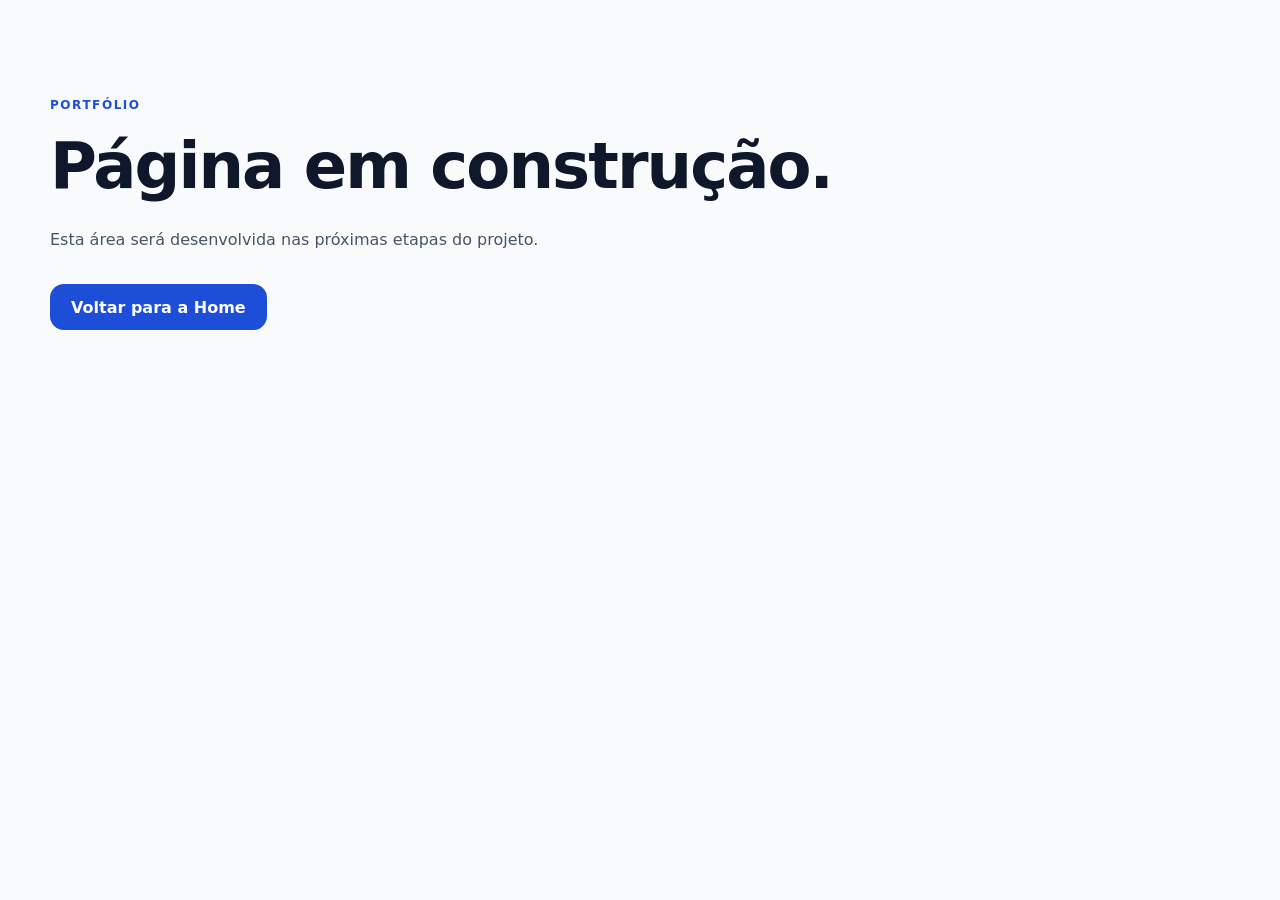
<file: projetos/whatsapp-scheduler.html>
<!DOCTYPE html>
<html lang="pt-BR">
<head>
  <meta charset="UTF-8">
  <meta name="viewport" content="width=device-width, initial-scale=1.0">
  <title>Página em construção | Portfólio</title>
  <link rel="stylesheet" href="../assets/css/variables.css">
  <link rel="stylesheet" href="../assets/css/reset.css">
  <link rel="stylesheet" href="../assets/css/base.css">
  <link rel="stylesheet" href="../assets/css/components.css">
  <link rel="stylesheet" href="../assets/css/layout.css">
  <link rel="stylesheet" href="../assets/css/responsive.css">
</head>
<body>
  <main class="section">
    <div class="container">
      <p class="eyebrow">Portfólio</p>
      <h1 style="font-size: clamp(2rem, 6vw, 4rem); max-width: 800px;">Página em construção.</h1>
      <p style="margin: 1.5rem 0 2rem; max-width: 680px;">
        Esta área será desenvolvida nas próximas etapas do projeto.
      </p>
      <a class="button button-primary" href="../index.html">Voltar para a Home</a>
    </div>
  </main>
</body>
</html>
</file>
<file: assets/css/variables.css>
:root {
  --color-background: #f8fafc;
  --color-surface: #ffffff;
  --color-surface-muted: #f1f5f9;
  --color-surface-dark: #0f172a;

  --color-primary: #1d4ed8;
  --color-primary-hover: #1e40af;
  --color-primary-soft: #dbeafe;
  --color-on-primary: #ffffff;

  --color-text: #0f172a;
  --color-text-muted: #475569;
  --color-text-light: #cbd5e1;

  --color-border: #e2e8f0;
  --color-border-dark: #334155;

  --color-success: #166534;
  --color-success-soft: #dcfce7;
  --color-progress: #1e40af;
  --color-progress-soft: #dbeafe;
  --color-roadmap: #475569;
  --color-roadmap-soft: #e2e8f0;

  --font-sans: Inter, ui-sans-serif, system-ui, -apple-system, BlinkMacSystemFont, "Segoe UI", sans-serif;

  --text-xs: 0.75rem;
  --text-sm: 0.875rem;
  --text-base: 1rem;
  --text-lg: 1.125rem;
  --text-xl: 1.25rem;
  --text-2xl: 1.5rem;
  --text-3xl: clamp(1.8rem, 4vw, 2.6rem);
  --text-hero: clamp(2.6rem, 7vw, 5.4rem);

  --space-1: 0.25rem;
  --space-2: 0.5rem;
  --space-3: 0.75rem;
  --space-4: 1rem;
  --space-5: 1.25rem;
  --space-6: 1.5rem;
  --space-8: 2rem;
  --space-10: 2.5rem;
  --space-12: 3rem;
  --space-16: 4rem;
  --space-20: 5rem;
  --space-24: 6rem;

  --radius-sm: 0.5rem;
  --radius-md: 0.875rem;
  --radius-lg: 1.25rem;
  --radius-xl: 1.75rem;

  --shadow-sm: 0 1px 2px rgba(15, 23, 42, 0.05);
  --shadow-md: 0 12px 30px rgba(15, 23, 42, 0.08);

  --container: 1180px;
  --header-height: 76px;

  --transition: 180ms ease;
}

[data-theme="dark"] {
  color-scheme: dark;

  --color-background: #0b1120;
  --color-surface: #111827;
  --color-surface-muted: #0f172a;

  --color-primary: #60a5fa;
  --color-primary-hover: #93c5fd;
  --color-primary-soft: rgba(59, 130, 246, 0.14);
  --color-on-primary: #0f172a;

  --color-text: #f8fafc;
  --color-text-muted: #94a3b8;
  --color-text-light: #cbd5e1;

  --color-border: #263244;
  --color-border-dark: #334155;

  --color-success: #86efac;
  --color-success-soft: rgba(34, 197, 94, 0.12);

  --color-progress: #93c5fd;
  --color-progress-soft: rgba(59, 130, 246, 0.14);

  --color-roadmap: #cbd5e1;
  --color-roadmap-soft: rgba(148, 163, 184, 0.12);

  --shadow-sm: 0 1px 2px rgba(0, 0, 0, 0.15);
  --shadow-md: 0 18px 40px rgba(0, 0, 0, 0.22);
}
</file>
<file: assets/css/base.css>
body {
  min-width: 320px;
  background: var(--color-background);
  color: var(--color-text);
  font-family: var(--font-sans);
  font-size: var(--text-base);
  line-height: 1.6;
  -webkit-font-smoothing: antialiased;
}

body.menu-open {
  overflow: hidden;
}

h1,
h2,
h3 {
  line-height: 1.12;
  letter-spacing: -0.03em;
}

h1 {
  font-size: var(--text-hero);
}

h2 {
  font-size: var(--text-3xl);
}

h3 {
  font-size: var(--text-xl);
}

p {
  color: var(--color-text-muted);
}

a,
button {
  transition:
    color var(--transition),
    background-color var(--transition),
    border-color var(--transition),
    transform var(--transition);
}

a:focus-visible,
button:focus-visible {
  outline: 3px solid rgba(29, 78, 216, 0.35);
  outline-offset: 4px;
}

::selection {
  background: var(--color-primary-soft);
  color: var(--color-text);
}

.skip-link {
  position: fixed;
  top: var(--space-4);
  left: var(--space-4);
  z-index: 999;
  transform: translateY(-200%);
  padding: var(--space-3) var(--space-4);
  border-radius: var(--radius-sm);
  background: var(--color-surface-dark);
  color: white;
}

.skip-link:focus {
  transform: translateY(0);
}
</file>
<file: assets/css/components.css>
.button {
  display: inline-flex;
  min-height: 46px;
  align-items: center;
  justify-content: center;
  gap: var(--space-2);
  padding: 0 var(--space-5);
  border: 1px solid transparent;
  border-radius: var(--radius-md);
  font-weight: 700;
}

.button:hover {
  transform: translateY(-1px);
}

.button-primary {
  background: var(--color-primary);
  color: var(--color-on-primary);
}

.button-primary:hover {
  background: var(--color-primary-hover);
}

.button-secondary {
  border-color: var(--color-border);
  background: var(--color-surface);
  color: var(--color-text);
}

.button-secondary:hover {
  border-color: var(--color-primary);
  background: var(--color-surface-muted);
}

.text-link {
  display: inline-flex;
  align-items: center;
  gap: var(--space-2);
  color: var(--color-primary);
  font-weight: 750;
}

.text-link:hover {
  gap: var(--space-3);
}

.eyebrow {
  margin-bottom: var(--space-4);
  color: var(--color-primary);
  font-size: var(--text-xs);
  font-weight: 850;
  letter-spacing: 0.13em;
  text-transform: uppercase;
}

.project-card,
.expertise-card,
.solution-card {
  border: 1px solid var(--color-border);
  background: var(--color-surface);
  box-shadow: var(--shadow-sm);
}

.project-card {
  display: flex;
  min-height: 420px;
  flex-direction: column;
  padding: var(--space-8);
  border-radius: var(--radius-lg);
}

.project-card:hover {
  border-color: var(--color-primary);
  box-shadow: var(--shadow-md);
  transform: translateY(-3px);
}

.project-card-top {
  display: flex;
  align-items: flex-start;
  justify-content: space-between;
  gap: var(--space-4);
  margin-bottom: var(--space-8);
}

.project-category {
  color: var(--color-text-muted);
  font-size: var(--text-sm);
  font-weight: 700;
}

.project-card h3 {
  margin-bottom: var(--space-4);
  font-size: var(--text-2xl);
}

.project-problem {
  margin-bottom: var(--space-6);
}

.project-label {
  display: block;
  margin-bottom: var(--space-2);
  color: var(--color-text);
  font-size: var(--text-xs);
  font-weight: 850;
  letter-spacing: 0.08em;
  text-transform: uppercase;
}

.project-stack {
  display: flex;
  flex-wrap: wrap;
  gap: var(--space-2);
  margin: auto 0 var(--space-8);
  list-style: none;
}

.project-stack li,
.tag-list li {
  border: 1px solid var(--color-border);
  border-radius: 999px;
  background: var(--color-background);
  color: var(--color-text-muted);
  font-size: var(--text-sm);
}

.project-stack li {
  padding: 0.35rem 0.7rem;
}

.project-footer {
  display: flex;
  align-items: center;
  justify-content: space-between;
  gap: var(--space-4);
  border-top: 1px solid var(--color-border);
  padding-top: var(--space-5);
}

.status-badge {
  display: inline-flex;
  align-items: center;
  gap: var(--space-2);
  padding: 0.42rem 0.7rem;
  border-radius: 999px;
  font-size: var(--text-xs);
  font-weight: 850;
  letter-spacing: 0.04em;
  text-transform: uppercase;
  white-space: nowrap;
}

.status-badge::before {
  width: 0.45rem;
  height: 0.45rem;
  border-radius: 50%;
  content: "";
}

.status-concluido {
  background: var(--color-success-soft);
  color: var(--color-success);
}

.status-concluido::before {
  background: var(--color-success);
}

.status-desenvolvimento {
  background: var(--color-progress-soft);
  color: var(--color-progress);
}

.status-desenvolvimento::before {
  background: var(--color-progress);
}

.status-roadmap {
  background: var(--color-roadmap-soft);
  color: var(--color-roadmap);
}

.status-roadmap::before {
  background: var(--color-roadmap);
}

.expertise-card {
  padding: var(--space-8);
  border-radius: var(--radius-lg);
}

.expertise-icon {
  display: grid;
  width: 44px;
  height: 44px;
  margin-bottom: var(--space-6);
  place-items: center;
  border-radius: var(--radius-md);
  background: var(--color-primary-soft);
  color: var(--color-primary);
  font-size: var(--text-lg);
  font-weight: 900;
}

.expertise-card h3 {
  margin-bottom: var(--space-3);
}

.expertise-card p {
  margin-bottom: var(--space-6);
}

.tag-list {
  display: flex;
  flex-wrap: wrap;
  gap: var(--space-2);
  list-style: none;
}

.tag-list li {
  padding: 0.3rem 0.65rem;
}

.solution-card {
  padding: var(--space-8);
  border-radius: var(--radius-lg);
}

.solution-card h3 {
  margin-bottom: var(--space-3);
}
</file>
<file: assets/css/layout.css>
.container {
  width: min(calc(100% - 2rem), var(--container));
  margin-inline: auto;
}

.section {
  padding: var(--space-24) 0;
}

.section-muted {
  border-top: 1px solid var(--color-border);
  border-bottom: 1px solid var(--color-border);
  background: var(--color-surface-muted);
}

.section-dark {
  background: var(--color-surface-dark);
}

.section-heading {
  display: grid;
  grid-template-columns: minmax(0, 1.35fr) minmax(280px, 0.65fr);
  gap: var(--space-12);
  align-items: end;
  margin-bottom: var(--space-12);
}

.section-heading > p {
  max-width: 42rem;
}

.section-heading-light h2 {
  color: white;
}

.section-heading-light p {
  color: var(--color-text-light);
}

.section-actions {
  display: flex;
  justify-content: flex-end;
  margin-top: var(--space-8);
}

.site-header {
  position: sticky;
  top: 0;
  z-index: 100;
  height: var(--header-height);
  border-bottom: 1px solid rgba(226, 232, 240, 0.85);
  background: color-mix(
  in srgb,
  var(--color-background) 92%,
  transparent
  );
  backdrop-filter: blur(14px);
}

.header-inner {
  display: flex;
  height: 100%;
  align-items: center;
  justify-content: space-between;
  gap: var(--space-8);
}

.brand {
  display: inline-flex;
  align-items: center;
  gap: var(--space-3);
  font-weight: 850;
  letter-spacing: -0.02em;
}

.brand-mark {
  color: var(--color-primary);
}

.main-nav {
  display: flex;
  align-items: center;
  gap: var(--space-6);
}

.main-nav a {
  color: var(--color-text-muted);
  font-size: var(--text-sm);
  font-weight: 700;
}

.main-nav a:hover {
  color: var(--color-text);
}

.main-nav .nav-cta {
  padding: var(--space-2) var(--space-4);
  border: 1px solid var(--color-border);
  border-radius: var(--radius-md);
  background: var(--color-surface);
  color: var(--color-text);
}

.main-nav a.is-active {
  color: var(--color-primary);
}
.main-nav a.is-active:not(.nav-cta) {
  position: relative;
}


.main-nav a.is-active:not(.nav-cta)::after {
  position: absolute;

  right: 0;
  bottom: -0.45rem;
  left: 0;

  height: 2px;

  border-radius: 999px;

  background: var(--color-primary);

  content: "";
}

.menu-toggle {
  display: none;
  width: 44px;
  height: 44px;
  cursor: pointer;
  background: transparent;
}

.menu-toggle span {
  display: block;
  width: 22px;
  height: 2px;
  margin: 5px auto;
  background: var(--color-text);
}

.hero {
  padding-top: clamp(4rem, 9vw, 8rem);
  padding-bottom: clamp(5rem, 10vw, 9rem);
  overflow: hidden;
}

.hero-grid {
  display: grid;
  grid-template-columns: minmax(0, 1.2fr) minmax(340px, 0.8fr);
  gap: clamp(3rem, 8vw, 7rem);
  align-items: center;
}

.hero-content {
  max-width: 760px;
}

.hero h1 span {
  display: block;
  color: var(--color-primary);
}

.hero-description {
  max-width: 660px;
  margin-top: var(--space-6);
  font-size: var(--text-lg);
}

.hero-actions {
  display: flex;
  flex-wrap: wrap;
  gap: var(--space-3);
  margin-top: var(--space-8);
}

.hero-links {
  display: flex;
  flex-wrap: wrap;
  gap: var(--space-6);
  margin-top: var(--space-8);
}

.hero-links a {
  color: var(--color-text-muted);
  font-size: var(--text-sm);
  font-weight: 700;
}

.hero-links a:hover {
  color: var(--color-primary);
}

.hero-panel {
  padding: var(--space-8);
  border: 1px solid var(--color-border);
  border-radius: var(--radius-xl);
  background: var(--color-surface);
  box-shadow: var(--shadow-md);
}

.hero-panel-header {
  display: flex;
  align-items: center;
  gap: var(--space-3);
  padding-bottom: var(--space-5);
  border-bottom: 1px solid var(--color-border);
  color: var(--color-text-muted);
  font-size: var(--text-sm);
  font-weight: 750;
}

.status-dot {
  width: 0.55rem;
  height: 0.55rem;
  border-radius: 50%;
  background: var(--color-primary);
  box-shadow: 0 0 0 5px var(--color-primary-soft);
}

.focus-list {
  display: grid;
  gap: var(--space-6);
  margin-top: var(--space-6);
}

.focus-item {
  display: grid;
  grid-template-columns: 38px 1fr;
  gap: var(--space-4);
}

.focus-number {
  color: var(--color-primary);
  font-size: var(--text-sm);
  font-weight: 850;
}

.focus-item h2 {
  margin-bottom: var(--space-2);
  font-size: var(--text-xl);
}

.focus-item p {
  font-size: var(--text-sm);
}

.projects-grid {
  display: grid;
  grid-template-columns: repeat(3, minmax(0, 1fr));
  gap: var(--space-6);
}

.expertise-grid,
.solutions-grid {
  display: grid;
  grid-template-columns: repeat(2, minmax(0, 1fr));
  gap: var(--space-6);
}

.process-grid {
  display: grid;
  grid-template-columns: repeat(4, minmax(0, 1fr));
  gap: var(--space-5);
  list-style: none;
}

.process-grid li {
  padding: var(--space-6);
  border: 1px solid var(--color-border-dark);
  border-radius: var(--radius-lg);
}

.process-grid li > span {
  color: #60a5fa;
  font-size: var(--text-sm);
  font-weight: 850;
}

.process-grid h3 {
  margin: var(--space-8) 0 var(--space-3);
  color: white;
}

.process-grid p {
  color: var(--color-text-light);
  font-size: var(--text-sm);
}

/* ========================================
   SEÇÃO DE DESTAQUE — TEMA CLARO
======================================== */

[data-theme="light"] .section-dark {
  border-top: 1px solid var(--color-border);
  border-bottom: 1px solid var(--color-border);
  background: var(--color-surface-muted);
}

[data-theme="light"] .section-heading-light h2 {
  color: var(--color-text);
}

[data-theme="light"] .section-heading-light p {
  color: var(--color-text-muted);
}

[data-theme="light"] .process-grid li {
  border-color: var(--color-border);
  background: var(--color-surface);
}

[data-theme="light"] .process-grid li > span {
  color: var(--color-primary);
}

[data-theme="light"] .process-grid h3 {
  color: var(--color-text);
}

[data-theme="light"] .process-grid p {
  color: var(--color-text-muted);
}

.about-grid {
  display: grid;
  grid-template-columns: minmax(0, 0.85fr) minmax(0, 1.15fr);
  gap: clamp(3rem, 8vw, 7rem);
}

.about-content {
  display: grid;
  gap: var(--space-5);
  max-width: 720px;
}

.contact-card {
  display: flex;
  align-items: center;
  justify-content: space-between;
  gap: var(--space-12);
  padding: clamp(2rem, 6vw, 4rem);
  border: 1px solid var(--color-border);
  border-radius: var(--radius-xl);
  background: var(--color-surface);
  box-shadow: var(--shadow-md);
}

.contact-card h2 {
  max-width: 760px;
  margin-bottom: var(--space-4);
}

.contact-card p {
  max-width: 680px;
}

.contact-actions {
  display: flex;
  flex-shrink: 0;
  gap: var(--space-3);
}

.site-footer {
  padding: var(--space-8) 0;
  border-top: 1px solid var(--color-border);
}

.footer-inner {
  display: flex;
  align-items: center;
  justify-content: space-between;
  gap: var(--space-6);
}

.footer-inner p,
.footer-inner a {
  color: var(--color-text-muted);
  font-size: var(--text-sm);
}

.header-actions {
  display: flex;
  align-items: center;
  gap: var(--space-3);
}

.theme-toggle {
  position: relative;

  display: grid;
  width: 42px;
  height: 42px;

  place-items: center;

  border: 1px solid var(--color-border);
  border-radius: 50%;

  background: var(--color-surface);
  color: var(--color-text);

  cursor: pointer;
}

.theme-toggle:hover {
  border-color: var(--color-primary);
  color: var(--color-primary);
  transform: translateY(-1px);
}

.theme-icon {
  position: absolute;
  font-size: 1.1rem;

  transition:
    opacity var(--transition),
    transform var(--transition);
}

.theme-icon-sun {
  opacity: 0;
  transform: rotate(-45deg) scale(0.6);
}

.theme-icon-moon {
  opacity: 1;
  transform: rotate(0) scale(1);
}

[data-theme="dark"] .theme-icon-sun {
  opacity: 1;
  transform: rotate(0) scale(1);
}

[data-theme="dark"] .theme-icon-moon {
  opacity: 0;
  transform: rotate(45deg) scale(0.6);
}

.header-actions {
  display: flex;
  align-items: center;
  gap: var(--space-3);
}

.theme-toggle {
  position: relative;

  display: grid;
  width: 42px;
  height: 42px;

  place-items: center;

  border: 1px solid var(--color-border);
  border-radius: 50%;

  background: var(--color-surface);
  color: var(--color-text);

  cursor: pointer;
}

.theme-toggle:hover {
  border-color: var(--color-primary);
  color: var(--color-primary);
  transform: translateY(-1px);
}

.theme-icon {
  position: absolute;
  font-size: 1.1rem;

  transition:
    opacity var(--transition),
    transform var(--transition);
}

.theme-icon-sun {
  opacity: 0;
  transform: rotate(-45deg) scale(0.6);
}

.theme-icon-moon {
  opacity: 1;
  transform: rotate(0) scale(1);
}

[data-theme="dark"] .theme-icon-sun {
  opacity: 1;
  transform: rotate(0) scale(1);
}

[data-theme="dark"] .theme-icon-moon {
  opacity: 0;
  transform: rotate(45deg) scale(0.6);
}
</file>
<file: assets/css/responsive.css>
@media (max-width: 980px) {
  .hero-grid,
  .section-heading,
  .about-grid {
    grid-template-columns: 1fr;
  }

  .hero-panel {
    max-width: 700px;
  }

  .projects-grid {
    grid-template-columns: repeat(2, minmax(0, 1fr));
  }

  .process-grid {
    grid-template-columns: repeat(2, minmax(0, 1fr));
  }

  .section-heading {
    gap: var(--space-6);
  }

  .contact-card {
    align-items: flex-start;
    flex-direction: column;
  }
}

@media (max-width: 760px) {
  :root {
    --header-height: 68px;
  }

  .section {
    padding: var(--space-16) 0;
  }

  .menu-toggle {
    display: block;
  }

  .main-nav {
    position: fixed;
    top: var(--header-height);
    right: 0;
    left: 0;
    display: none;
    padding: var(--space-6) 1rem var(--space-8);
    border-bottom: 1px solid var(--color-border);
    background: var(--color-background);
    box-shadow: var(--shadow-md);
  }

  .main-nav.is-open {
    display: grid;
    gap: var(--space-2);
  }

  .main-nav a {
    padding: var(--space-3);
    border-radius: var(--radius-sm);
  }

  .main-nav .nav-cta {
    margin-top: var(--space-2);
    text-align: center;
  }

  .hero {
    padding-top: var(--space-16);
  }

  .hero-grid {
    gap: var(--space-12);
  }

  .hero-panel {
    padding: var(--space-6);
  }

  .projects-grid,
  .expertise-grid,
  .solutions-grid,
  .process-grid {
    grid-template-columns: 1fr;
  }

  .project-card {
    min-height: auto;
  }

  .project-footer {
    align-items: flex-start;
    flex-direction: column;
  }

  .contact-actions {
    width: 100%;
    flex-direction: column;
  }

  .contact-actions .button {
    width: 100%;
  }

  .footer-inner {
    align-items: flex-start;
    flex-direction: column;
  }
}

@media (max-width: 520px) {
  .container {
    width: min(calc(100% - 1.25rem), var(--container));
  }

  .hero-actions {
    flex-direction: column;
  }

  .hero-actions .button {
    width: 100%;
  }

  .hero-links {
    gap: var(--space-4);
  }

  .project-card,
  .expertise-card,
  .solution-card {
    padding: var(--space-6);
  }
}

@media (prefers-reduced-motion: reduce) {
  *,
  *::before,
  *::after {
    scroll-behavior: auto !important;
    transition-duration: 0.01ms !important;
    animation-duration: 0.01ms !important;
    animation-iteration-count: 1 !important;
  }
}
</file>
<file: assets/css/projects-page.css>
.projects-page-hero {
  padding:
    var(--space-20)
    0
    var(--space-16);

  border-bottom:
    1px solid
    var(--color-border);
}


.projects-page-hero h1 {
  max-width: 850px;

  font-size:
    clamp(
      2.8rem,
      7vw,
      5.5rem
    );
}


.projects-page-description {
  max-width: 720px;

  margin-top: var(--space-6);

  font-size: var(--text-lg);
}


.projects-toolbar {
  display: flex;

  align-items: center;
  justify-content: space-between;

  gap: var(--space-6);

  margin-bottom: var(--space-8);
}


.project-filters {
  display: flex;

  flex-wrap: wrap;

  gap: var(--space-2);
}


.project-filter {
  padding:
    var(--space-2)
    var(--space-4);

  border:
    1px solid
    var(--color-border);

  border-radius: 999px;

  background:
    var(--color-surface);

  color:
    var(--color-text-muted);

  cursor: pointer;

  font-size:
    var(--text-sm);

  font-weight: 750;
}


.project-filter:hover {
  border-color:
    var(--color-primary);

  color:
    var(--color-primary);
}


.project-filter.is-active {
  border-color:
    var(--color-primary);

  background:
    var(--color-primary);

  color:
    var(--color-on-primary);
}


.project-counter {
  color:
    var(--color-text-muted);

  font-size:
    var(--text-sm);

  white-space: nowrap;
}


.projects-catalog {
  display: grid;

  grid-template-columns:
    repeat(
      2,
      minmax(0, 1fr)
    );

  gap:
    var(--space-6);
}


.projects-catalog
.project-card {
  min-height: 430px;
}


.projects-catalog
.project-card h2 {
  margin-bottom:
    var(--space-4);

  font-size:
    var(--text-2xl);
}


.project-roadmap-label {
  color:
    var(--color-text-muted);

  font-size:
    var(--text-sm);

  font-weight: 700;
}


.projects-note {
  max-width: 800px;

  margin-top:
    var(--space-12);

  padding:
    var(--space-6);

  border-left:
    4px solid
    var(--color-primary);

  border-radius:
    0
    var(--radius-md)
    var(--radius-md)
    0;

  background:
    var(--color-surface-muted);
}


.projects-note strong {
  display: block;

  margin-bottom:
    var(--space-2);

  color:
    var(--color-text);
}


@media (max-width: 800px) {

  .projects-catalog {
    grid-template-columns: 1fr;
  }


  .projects-toolbar {
    align-items: flex-start;

    flex-direction: column;
  }

}
</file>
<file: assets/css/about-page.css>
.about-page-hero {
  padding:
    var(--space-20)
    0
    var(--space-20);

  border-bottom:
    1px solid
    var(--color-border);
}


.about-page-grid {
  display: grid;

  grid-template-columns:
    minmax(0, 1.15fr)
    minmax(300px, 0.85fr);

  gap:
    clamp(3rem, 8vw, 7rem);

  align-items: end;
}


.about-page-title {
  max-width: 900px;

  margin-bottom:
    var(--space-6);

  font-size:
    clamp(
      2.8rem,
      7vw,
      5.5rem
    );
}


.about-page-title span {
  color:
    var(--color-primary);
}


.about-page-intro {
  max-width: 760px;

  font-size:
    var(--text-lg);
}


.about-profile-card {
  padding:
    var(--space-8);

  border:
    1px solid
    var(--color-border);

  border-radius:
    var(--radius-xl);

  background:
    var(--color-surface);

  box-shadow:
    var(--shadow-md);
}


.about-profile-label {
  display: block;

  margin-bottom:
    var(--space-3);

  color:
    var(--color-primary);

  font-size:
    var(--text-xs);

  font-weight: 850;

  letter-spacing:
    0.08em;

  text-transform:
    uppercase;
}


.about-profile-card h2 {
  margin-bottom:
    var(--space-4);

  font-size:
    var(--text-2xl);
}


.about-profile-card p {
  margin-bottom:
    var(--space-6);
}


.profile-links {
  display: flex;

  flex-wrap: wrap;

  gap:
    var(--space-3);
}


/* SEÇÕES */

.about-section {
  padding:
    var(--space-20)
    0;

  border-bottom:
    1px solid
    var(--color-border);
}


.about-section-grid {
  display: grid;

  grid-template-columns:
    minmax(220px, 0.35fr)
    minmax(0, 0.65fr);

  gap:
    clamp(2rem, 7vw, 6rem);
}


.about-section-number {
  margin-bottom:
    var(--space-3);

  color:
    var(--color-primary);

  font-size:
    var(--text-sm);

  font-weight:
    850;
}


.about-section-title {
  max-width:
    360px;
}


.about-section-content {
  display: grid;

  gap:
    var(--space-5);

  max-width:
    850px;
}


.about-section-content > p {
  font-size:
    var(--text-lg);
}


/* DIFERENCIAL */

.bridge-card {
  display: grid;

  grid-template-columns:
    repeat(3, minmax(0, 1fr));

  gap:
    var(--space-4);

  margin-top:
    var(--space-4);
}


.bridge-item {
  padding:
    var(--space-6);

  border:
    1px solid
    var(--color-border);

  border-radius:
    var(--radius-lg);

  background:
    var(--color-surface);
}


.bridge-number {
  display:
    inline-block;

  margin-bottom:
    var(--space-8);

  color:
    var(--color-primary);

  font-size:
    var(--text-sm);

  font-weight:
    850;
}


.bridge-item h3 {
  margin-bottom:
    var(--space-3);
}


.bridge-item p {
  font-size:
    var(--text-sm);
}


/* TRAJETÓRIA */

.career-flow {
  display: grid;

  gap:
    var(--space-3);
}


.career-step {
  display: grid;

  grid-template-columns:
    130px 1fr;

  gap:
    var(--space-6);

  padding:
    var(--space-6);

  border:
    1px solid
    var(--color-border);

  border-radius:
    var(--radius-lg);

  background:
    var(--color-surface);
}


.career-step-label {
  color:
    var(--color-primary);

  font-size:
    var(--text-sm);

  font-weight:
    850;
}


.career-step h3 {
  margin-bottom:
    var(--space-2);
}


/* FORMA DE TRABALHO */

.principles-grid {
  display: grid;

  grid-template-columns:
    repeat(2, minmax(0, 1fr));

  gap:
    var(--space-4);
}


.principle-card {
  padding:
    var(--space-6);

  border:
    1px solid
    var(--color-border);

  border-radius:
    var(--radius-lg);

  background:
    var(--color-surface);
}


.principle-card span {
  display:
    inline-flex;

  width:
    40px;

  height:
    40px;

  align-items:
    center;

  justify-content:
    center;

  margin-bottom:
    var(--space-5);

  border-radius:
    var(--radius-md);

  background:
    var(--color-primary-soft);

  color:
    var(--color-primary);

  font-weight:
    850;
}


.principle-card h3 {
  margin-bottom:
    var(--space-3);
}


.principle-card p {
  font-size:
    var(--text-sm);
}


/* COMPETÊNCIAS */

.competency-group {
  padding:
    var(--space-6);

  border:
    1px solid
    var(--color-border);

  border-radius:
    var(--radius-lg);

  background:
    var(--color-surface);
}


.competency-group + .competency-group {
  margin-top:
    var(--space-4);
}


.competency-group h3 {
  margin-bottom:
    var(--space-4);

  font-size:
    var(--text-lg);
}


.competency-tags {
  display:
    flex;

  flex-wrap:
    wrap;

  gap:
    var(--space-2);

  list-style:
    none;
}


.competency-tags li {
  padding:
    0.4rem
    0.75rem;

  border:
    1px solid
    var(--color-border);

  border-radius:
    999px;

  background:
    var(--color-background);

  color:
    var(--color-text-muted);

  font-size:
    var(--text-sm);
}


/* CTA */

.about-final {
  padding:
    var(--space-20)
    0;
}


.about-final-card {
  display: flex;

  align-items:
    center;

  justify-content:
    space-between;

  gap:
    var(--space-10);

  padding:
    clamp(2rem, 6vw, 4rem);

  border-radius:
    var(--radius-xl);

  background:
    var(--color-surface-dark);
}


.about-final-card h2 {
  max-width:
    700px;

  margin-bottom:
    var(--space-4);

  color:
    white;
}


.about-final-card p {
  max-width:
    680px;

  color:
    var(--color-text-light);
}


.about-final-actions {
  display:
    flex;

  flex-shrink:
    0;

  gap:
    var(--space-3);
}


/* RESPONSIVIDADE */

@media (max-width: 900px) {

  .about-page-grid,
  .about-section-grid {
    grid-template-columns:
      1fr;
  }


  .about-profile-card {
    max-width:
      700px;
  }


  .bridge-card {
    grid-template-columns:
      1fr;
  }


  .about-final-card {
    align-items:
      flex-start;

    flex-direction:
      column;
  }

}


@media (max-width: 700px) {

  .principles-grid {
    grid-template-columns:
      1fr;
  }


  .career-step {
    grid-template-columns:
      1fr;

    gap:
      var(--space-3);
  }


  .about-section,
  .about-final {
    padding:
      var(--space-16)
      0;
  }


  .about-final-actions {
    width:
      100%;

    flex-direction:
      column;
  }


  .about-final-actions
  .button {
    width:
      100%;
  }

}


/* ========================================
   CTA FINAL — TEMA CLARO
======================================== */

[data-theme="light"] .about-final-card {
  border: 1px solid var(--color-border);
  background: var(--color-surface);
  box-shadow: var(--shadow-md);
}

[data-theme="light"] .about-final-card h2 {
  color: var(--color-text);
}

[data-theme="light"] .about-final-card p {
  color: var(--color-text-muted);
}
</file>
<file: assets/css/solutions-page.css>
/* ========================================
   HERO
======================================== */

.solutions-hero {
  padding:
    var(--space-20)
    0
    var(--space-20);

  border-bottom:
    1px solid
    var(--color-border);
}


.solutions-hero-grid {
  display: grid;

  grid-template-columns:
    minmax(0, 1.15fr)
    minmax(300px, 0.85fr);

  gap:
    clamp(3rem, 8vw, 7rem);

  align-items: end;
}


.solutions-title {
  max-width: 900px;

  margin-bottom:
    var(--space-6);

  font-size:
    clamp(
      2.8rem,
      7vw,
      5.5rem
    );
}


.solutions-title span {
  color:
    var(--color-primary);
}


.solutions-intro {
  max-width: 760px;

  font-size:
    var(--text-lg);
}


.solutions-summary {
  padding:
    var(--space-8);

  border:
    1px solid
    var(--color-border);

  border-radius:
    var(--radius-xl);

  background:
    var(--color-surface);

  box-shadow:
    var(--shadow-md);
}


.solutions-summary-label {
  display: block;

  margin-bottom:
    var(--space-4);

  color:
    var(--color-primary);

  font-size:
    var(--text-xs);

  font-weight:
    850;

  letter-spacing:
    0.08em;

  text-transform:
    uppercase;
}


.solutions-summary h2 {
  margin-bottom:
    var(--space-4);

  font-size:
    var(--text-2xl);
}


/* ========================================
   SOLUÇÕES
======================================== */

.solutions-section {
  padding:
    var(--space-20)
    0;

  border-bottom:
    1px solid
    var(--color-border);
}


.solutions-section-heading {
  display: grid;

  grid-template-columns:
    minmax(220px, 0.35fr)
    minmax(0, 0.65fr);

  gap:
    clamp(2rem, 7vw, 6rem);

  margin-bottom:
    var(--space-10);
}


.solutions-section-number {
  margin-bottom:
    var(--space-3);

  color:
    var(--color-primary);

  font-size:
    var(--text-sm);

  font-weight:
    850;
}


.solutions-section-title {
  max-width: 360px;
}


.solutions-section-intro {
  max-width: 760px;

  font-size:
    var(--text-lg);
}


/* ========================================
   CARDS
======================================== */

.business-solutions-grid {
  display: grid;

  grid-template-columns:
    repeat(
      2,
      minmax(0, 1fr)
    );

  gap:
    var(--space-6);
}


.business-solution-card {
  display: flex;

  min-height: 440px;

  flex-direction: column;

  padding:
    var(--space-8);

  border:
    1px solid
    var(--color-border);

  border-radius:
    var(--radius-lg);

  background:
    var(--color-surface);

  box-shadow:
    var(--shadow-sm);
}


.business-solution-card:hover {
  border-color:
    var(--color-primary);

  box-shadow:
    var(--shadow-md);

  transform:
    translateY(-2px);
}


.solution-number {
  display: inline-flex;

  width: 44px;
  height: 44px;

  align-items: center;
  justify-content: center;

  margin-bottom:
    var(--space-8);

  border-radius:
    var(--radius-md);

  background:
    var(--color-primary-soft);

  color:
    var(--color-primary);

  font-size:
    var(--text-sm);

  font-weight:
    850;
}


.business-solution-card h3 {
  margin-bottom:
    var(--space-4);

  font-size:
    var(--text-2xl);
}


.solution-description {
  margin-bottom:
    var(--space-6);
}


.solution-examples {
  display: grid;

  gap:
    var(--space-3);

  margin-bottom:
    var(--space-8);

  list-style:
    none;
}


.solution-examples li {
  position: relative;

  padding-left:
    var(--space-5);

  color:
    var(--color-text-muted);

  font-size:
    var(--text-sm);
}


.solution-examples li::before {
  position: absolute;

  top: 0.65rem;
  left: 0;

  width: 6px;
  height: 6px;

  border-radius: 50%;

  background:
    var(--color-primary);

  content: "";
}


.solution-evidence {
  margin-top: auto;

  padding-top:
    var(--space-5);

  border-top:
    1px solid
    var(--color-border);
}


.solution-evidence span {
  display: block;

  margin-bottom:
    var(--space-2);

  color:
    var(--color-text-muted);

  font-size:
    var(--text-xs);

  font-weight:
    800;

  letter-spacing:
    0.08em;

  text-transform:
    uppercase;
}


/* ========================================
   PROBLEMA → SOLUÇÃO
======================================== */

.problem-grid {
  display: grid;

  grid-template-columns:
    repeat(
      3,
      minmax(0, 1fr)
    );

  gap:
    var(--space-4);
}


.problem-card {
  padding:
    var(--space-6);

  border:
    1px solid
    var(--color-border);

  border-radius:
    var(--radius-lg);

  background:
    var(--color-surface);
}


.problem-card span {
  display: block;

  margin-bottom:
    var(--space-5);

  color:
    var(--color-primary);

  font-size:
    var(--text-xs);

  font-weight:
    850;

  letter-spacing:
    0.08em;

  text-transform:
    uppercase;
}


.problem-card h3 {
  margin-bottom:
    var(--space-3);
}


.problem-card p {
  font-size:
    var(--text-sm);
}


/* ========================================
   PROCESSO
======================================== */

.delivery-flow {
  display: grid;

  grid-template-columns:
    repeat(
      4,
      minmax(0, 1fr)
    );

  gap:
    var(--space-4);
}


.delivery-step {
  padding:
    var(--space-6);

  border:
    1px solid
    var(--color-border);

  border-radius:
    var(--radius-lg);

  background:
    var(--color-surface);
}


.delivery-step-number {
  display: block;

  margin-bottom:
    var(--space-8);

  color:
    var(--color-primary);

  font-size:
    var(--text-sm);

  font-weight:
    850;
}


.delivery-step h3 {
  margin-bottom:
    var(--space-3);
}


.delivery-step p {
  font-size:
    var(--text-sm);
}


/* ========================================
   LIMITES / TRANSPARÊNCIA
======================================== */

.scope-box {
  display: grid;

  grid-template-columns:
    repeat(
      2,
      minmax(0, 1fr)
    );

  gap:
    var(--space-6);
}


.scope-card {
  padding:
    var(--space-8);

  border:
    1px solid
    var(--color-border);

  border-radius:
    var(--radius-lg);

  background:
    var(--color-surface);
}


.scope-card h3 {
  margin-bottom:
    var(--space-4);
}


.scope-list {
  display: grid;

  gap:
    var(--space-3);

  list-style:
    none;
}


.scope-list li {
  position: relative;

  padding-left:
    var(--space-5);

  color:
    var(--color-text-muted);
}


.scope-list li::before {
  position: absolute;

  top: 0.68rem;
  left: 0;

  width: 6px;
  height: 6px;

  border-radius: 50%;

  background:
    var(--color-primary);

  content: "";
}


/* ========================================
   CTA
======================================== */

.solutions-final {
  padding:
    var(--space-20)
    0;
}


.solutions-final-card {
  display: flex;

  align-items: center;
  justify-content: space-between;

  gap:
    var(--space-10);

  padding:
    clamp(2rem, 6vw, 4rem);

  border-radius:
    var(--radius-xl);

  background:
    var(--color-surface-dark);
}


.solutions-final-card h2 {
  max-width: 700px;

  margin-bottom:
    var(--space-4);

  color:
    white;
}


.solutions-final-card p {
  max-width: 680px;

  color:
    var(--color-text-light);
}


.solutions-final-actions {
  display: flex;

  flex-shrink: 0;

  gap:
    var(--space-3);
}


/* ========================================
   RESPONSIVIDADE
======================================== */

@media (max-width: 900px) {

  .solutions-hero-grid,
  .solutions-section-heading {
    grid-template-columns: 1fr;
  }


  .business-solutions-grid {
    grid-template-columns: 1fr;
  }


  .problem-grid {
    grid-template-columns: 1fr;
  }


  .delivery-flow {
    grid-template-columns:
      repeat(
        2,
        minmax(0, 1fr)
      );
  }


  .solutions-final-card {
    align-items: flex-start;

    flex-direction: column;
  }

}


@media (max-width: 700px) {

  .solutions-section,
  .solutions-final {
    padding:
      var(--space-16)
      0;
  }


  .delivery-flow,
  .scope-box {
    grid-template-columns: 1fr;
  }


  .solutions-final-actions {
    width: 100%;

    flex-direction: column;
  }


  .solutions-final-actions
  .button {
    width: 100%;
  }

}


/* ========================================
   CTA FINAL — TEMA CLARO
======================================== */

[data-theme="light"] .solutions-final-card {
  border: 1px solid var(--color-border);
  background: var(--color-surface);
  box-shadow: var(--shadow-md);
}

[data-theme="light"] .solutions-final-card h2 {
  color: var(--color-text);
}

[data-theme="light"] .solutions-final-card p {
  color: var(--color-text-muted);
}
</file>
<file: assets/css/case-study.css>
.case-hero {
  padding: var(--space-16) 0 var(--space-20);
  border-bottom: 1px solid var(--color-border);
}

.case-breadcrumb {
  display: flex;
  align-items: center;
  gap: var(--space-2);
  margin-bottom: var(--space-8);

  color: var(--color-text-muted);
  font-size: var(--text-sm);
}

.case-breadcrumb a:hover {
  color: var(--color-primary);
}

.case-hero-grid {
  display: grid;
  grid-template-columns: minmax(0, 1.25fr) minmax(300px, 0.75fr);
  gap: var(--space-12);
  align-items: end;
}

.case-title {
  max-width: 820px;
  margin-bottom: var(--space-6);

  font-size: clamp(2.5rem, 7vw, 5rem);
}

.case-summary {
  max-width: 760px;

  font-size: var(--text-lg);
}

.case-meta {
  display: grid;
  gap: var(--space-4);

  padding: var(--space-6);

  border: 1px solid var(--color-border);
  border-radius: var(--radius-lg);

  background: var(--color-surface);
}

.case-meta-item {
  padding-bottom: var(--space-4);

  border-bottom: 1px solid var(--color-border);
}

.case-meta-item:last-child {
  padding-bottom: 0;
  border-bottom: 0;
}

.case-meta-label {
  display: block;

  margin-bottom: var(--space-1);

  color: var(--color-text-muted);

  font-size: var(--text-xs);
  font-weight: 800;

  letter-spacing: 0.08em;

  text-transform: uppercase;
}

.case-meta-value {
  color: var(--color-text);

  font-weight: 750;
}

.case-section {
  padding: var(--space-20) 0;

  border-bottom: 1px solid var(--color-border);
}

.case-section-grid {
  display: grid;
  grid-template-columns: minmax(220px, 0.35fr) minmax(0, 0.65fr);

  gap: clamp(2rem, 7vw, 6rem);
}

.case-section-number {
  margin-bottom: var(--space-3);

  color: var(--color-primary);

  font-size: var(--text-sm);
  font-weight: 850;
}

.case-section-title {
  max-width: 360px;
}

.case-content {
  display: grid;

  gap: var(--space-5);
}

.case-content p {
  max-width: 820px;
}

.case-highlight {
  padding: var(--space-6);

  border-left: 4px solid var(--color-primary);
  border-radius: 0 var(--radius-md) var(--radius-md) 0;

  background: var(--color-surface-muted);
}

.case-highlight strong {
  display: block;

  margin-bottom: var(--space-2);

  color: var(--color-text);
}

.case-list {
  display: grid;

  gap: var(--space-3);

  list-style: none;
}

.case-list li {
  position: relative;

  padding-left: var(--space-6);

  color: var(--color-text-muted);
}

.case-list li::before {
  position: absolute;

  top: 0.72rem;
  left: 0;

  width: 7px;
  height: 7px;

  border-radius: 50%;

  background: var(--color-primary);

  content: "";
}

.feature-grid {
  display: grid;

  grid-template-columns: repeat(2, minmax(0, 1fr));

  gap: var(--space-4);
}

.feature-card {
  padding: var(--space-6);

  border: 1px solid var(--color-border);
  border-radius: var(--radius-lg);

  background: var(--color-surface);
}

.feature-card h3 {
  margin-bottom: var(--space-3);

  font-size: var(--text-lg);
}

.feature-card p {
  font-size: var(--text-sm);
}

.architecture-box {
  display: grid;

  gap: var(--space-4);

  max-width: 820px;

  padding: var(--space-8);

  border: 1px solid var(--color-border);
  border-radius: var(--radius-lg);

  background: var(--color-surface);
}

.architecture-layer {
  padding: var(--space-5);

  border: 1px solid var(--color-border);
  border-radius: var(--radius-md);

  background: var(--color-background);

  text-align: center;
}

.architecture-layer strong {
  display: block;

  margin-bottom: var(--space-2);

  color: var(--color-text);
}

.architecture-layer span {
  color: var(--color-text-muted);

  font-size: var(--text-sm);
}

.architecture-arrow {
  color: var(--color-primary);

  font-size: var(--text-xl);
  font-weight: 900;

  text-align: center;
}

.status-columns {
  display: grid;

  grid-template-columns: repeat(3, minmax(0, 1fr));

  gap: var(--space-4);
}

.status-column {
  padding: var(--space-6);

  border: 1px solid var(--color-border);
  border-radius: var(--radius-lg);

  background: var(--color-surface);
}

.status-column h3 {
  margin-bottom: var(--space-5);

  font-size: var(--text-lg);
}

.status-column ul {
  display: grid;

  gap: var(--space-3);

  list-style: none;
}

.status-column li {
  color: var(--color-text-muted);

  font-size: var(--text-sm);
}

.status-column-implemented {
  border-top: 4px solid var(--color-success);
}

.status-column-progress {
  border-top: 4px solid var(--color-progress);
}

.status-column-roadmap {
  border-top: 4px solid var(--color-roadmap);
}

.rule-grid {
  display: grid;

  grid-template-columns: repeat(2, minmax(0, 1fr));

  gap: var(--space-4);
}

.rule-card {
  padding: var(--space-6);

  border: 1px solid var(--color-border);
  border-radius: var(--radius-lg);

  background: var(--color-surface);
}

.rule-card span {
  display: inline-block;

  margin-bottom: var(--space-4);

  color: var(--color-primary);

  font-size: var(--text-xs);
  font-weight: 850;

  letter-spacing: 0.08em;

  text-transform: uppercase;
}

.rule-card h3 {
  margin-bottom: var(--space-3);

  font-size: var(--text-lg);
}

.tech-grid {
  display: flex;

  flex-wrap: wrap;

  gap: var(--space-3);
}

.tech-item {
  padding: var(--space-3) var(--space-4);

  border: 1px solid var(--color-border);
  border-radius: var(--radius-md);

  background: var(--color-surface);

  color: var(--color-text);

  font-size: var(--text-sm);
  font-weight: 750;
}

.case-final {
  padding: var(--space-20) 0;
}

.case-final-card {
  display: flex;

  align-items: center;
  justify-content: space-between;

  gap: var(--space-8);

  padding: clamp(2rem, 6vw, 4rem);

  border-radius: var(--radius-xl);

  background: var(--color-surface-dark);
}

.case-final-card h2 {
  margin-bottom: var(--space-4);

  color: white;
}

.case-final-card p {
  max-width: 680px;

  color: var(--color-text-light);
}

.case-final-actions {
  display: flex;

  flex-shrink: 0;

  gap: var(--space-3);
}

/* ========================================
   PRODUTO EM FUNCIONAMENTO
======================================== */

.product-preview {
  display: grid;

  gap: var(--space-6);

  margin-top: var(--space-8);
}


.product-preview-heading {
  display: grid;

  grid-template-columns:
    minmax(0, 1fr)
    minmax(260px, 0.7fr);

  gap: var(--space-6);

  align-items: end;
}


.product-preview-heading h3 {
  margin-top: var(--space-2);

  font-size: var(--text-2xl);
}


.product-preview-heading p {
  font-size: var(--text-sm);
}


.product-shot {
  overflow: hidden;

  margin: 0;

  border:
    1px solid
    var(--color-border);

  border-radius:
    var(--radius-lg);

  background:
    var(--color-surface);

  box-shadow:
    var(--shadow-sm);
}


.product-shot-frame {
  overflow: hidden;

  border-bottom:
    1px solid
    var(--color-border);

  background:
    var(--color-surface-muted);
}


.product-shot-frame img {
  display: block;

  width: 100%;

  height: auto;

  object-fit: cover;

  transition:
    transform 300ms ease;
}


.product-shot:hover
.product-shot-frame img {
  transform: scale(1.01);
}


.product-shot-featured
.product-shot-frame {
  aspect-ratio: 16 / 9;
}


.product-shot-featured
.product-shot-frame img {
  width: 100%;
  height: 100%;

  object-fit: cover;
}


.product-shot figcaption {
  display: grid;

  gap: var(--space-2);

  padding: var(--space-5);
}


.product-shot figcaption strong {
  color:
    var(--color-text);

  font-size:
    var(--text-base);
}


.product-shot figcaption span {
  color:
    var(--color-text-muted);

  font-size:
    var(--text-sm);
}


.product-shot-grid {
  display: grid;

  grid-template-columns:
    repeat(
      2,
      minmax(0, 1fr)
    );

  gap:
    var(--space-4);
}


.product-shot-grid
.product-shot-frame {
  aspect-ratio: 16 / 10;
}


.product-shot-grid
.product-shot-frame img {
  width: 100%;
  height: 100%;

  object-fit: cover;
}

/* RESPONSIVIDADE */

@media (max-width: 900px) {
  .case-hero-grid,
  .case-section-grid {
    grid-template-columns: 1fr;
  }

  .case-meta {
    max-width: 700px;
  }

  .status-columns {
    grid-template-columns: 1fr;
  }

  .case-final-card {
    align-items: flex-start;
    flex-direction: column;
  }
}

@media (max-width: 700px) {
  .feature-grid,
  .rule-grid {
    grid-template-columns: 1fr;
  }

  .case-section,
  .case-final {
    padding: var(--space-16) 0;
  }

  .case-final-actions {
    width: 100%;

    flex-direction: column;
  }

  .case-final-actions .button {
    width: 100%;
  }
}

/* ========================================
   EVIDÊNCIAS TÉCNICAS
======================================== */

.case-evidence {
  padding:
    var(--space-6)
    0;

  border-bottom:
    1px solid
    var(--color-border);

  background:
    var(--color-surface);
}


.evidence-grid {
  display: grid;

  grid-template-columns:
    repeat(
      5,
      minmax(0, 1fr)
    );
}


.evidence-item {
  display: flex;

  min-height: 110px;

  flex-direction: column;

  justify-content: center;

  padding:
    var(--space-5)
    var(--space-6);

  border-right:
    1px solid
    var(--color-border);
}


.evidence-item:first-child {
  padding-left: 0;
}


.evidence-item:last-child {
  border-right: 0;

  padding-right: 0;
}


.evidence-item strong {
  margin-bottom:
    var(--space-1);

  color:
    var(--color-text);

  font-size:
    clamp(
      1.3rem,
      2.4vw,
      1.8rem
    );

  line-height: 1.15;

  letter-spacing:
    -0.03em;
}


.evidence-item span {
  max-width: 170px;

  color:
    var(--color-text-muted);

  font-size:
    var(--text-sm);

  line-height: 1.45;
}

/* DEMONSTRAÇÃO */

.demo-card {
  display: grid;

  grid-template-columns: auto 1fr;

  gap: var(--space-6);

  padding: var(--space-8);

  border: 1px solid var(--color-border);
  border-radius: var(--radius-lg);

  background: var(--color-surface);

  box-shadow: var(--shadow-sm);
}

.demo-card-icon {
  display: grid;

  width: 64px;
  height: 64px;

  place-items: center;

  border-radius: 50%;

  background: var(--color-primary-soft);
  color: var(--color-primary);

  font-size: var(--text-xl);
  font-weight: 900;
}

.demo-card-content {
  display: flex;

  flex-direction: column;

  align-items: flex-start;
}

.demo-label {
  margin-bottom: var(--space-2);

  color: var(--color-primary);

  font-size: var(--text-xs);
  font-weight: 850;

  letter-spacing: 0.08em;

  text-transform: uppercase;
}

.demo-card h3 {
  margin-bottom: var(--space-3);
}

.demo-card p {
  max-width: 700px;

  margin-bottom: var(--space-4);
}

.demo-meta {
  display: flex;

  flex-wrap: wrap;

  gap: var(--space-2);

  margin-bottom: var(--space-6);

  color: var(--color-text-muted);

  font-size: var(--text-sm);
}


/* MOBILE */

@media (max-width: 600px) {

  .demo-card {
    grid-template-columns: 1fr;

    padding: var(--space-6);
  }

  .demo-card-icon {
    width: 52px;
    height: 52px;
  }

}

@media (max-width: 760px) {

  .product-preview-heading {
    grid-template-columns: 1fr;
  }


  .product-shot-grid {
    grid-template-columns: 1fr;
  }


  .product-shot-featured
  .product-shot-frame,
  .product-shot-grid
  .product-shot-frame {
    aspect-ratio: auto;
  }


  .product-shot-frame img {
    height: auto;
  }

}

@media (max-width: 900px) {

  .evidence-grid {
    grid-template-columns:
      repeat(
        2,
        minmax(0, 1fr)
      );
  }


  .evidence-item,
  .evidence-item:first-child,
  .evidence-item:last-child {
    padding:
      var(--space-5);
  }


  .evidence-item {
    border-right: 0;

    border-bottom:
      1px solid
      var(--color-border);
  }


  .evidence-item:nth-child(odd) {
    border-right:
      1px solid
      var(--color-border);
  }


  .evidence-item:last-child {
    border-bottom: 0;
  }

}


@media (max-width: 520px) {

  .evidence-grid {
    grid-template-columns: 1fr;
  }


  .evidence-item,
  .evidence-item:nth-child(odd) {
    min-height: auto;

    padding:
      var(--space-4)
      0;

    border-right: 0;

    border-bottom:
      1px solid
      var(--color-border);
  }


  .evidence-item:last-child {
    border-bottom: 0;
  }


  .evidence-item span {
    max-width: none;
  }

}
</file>
